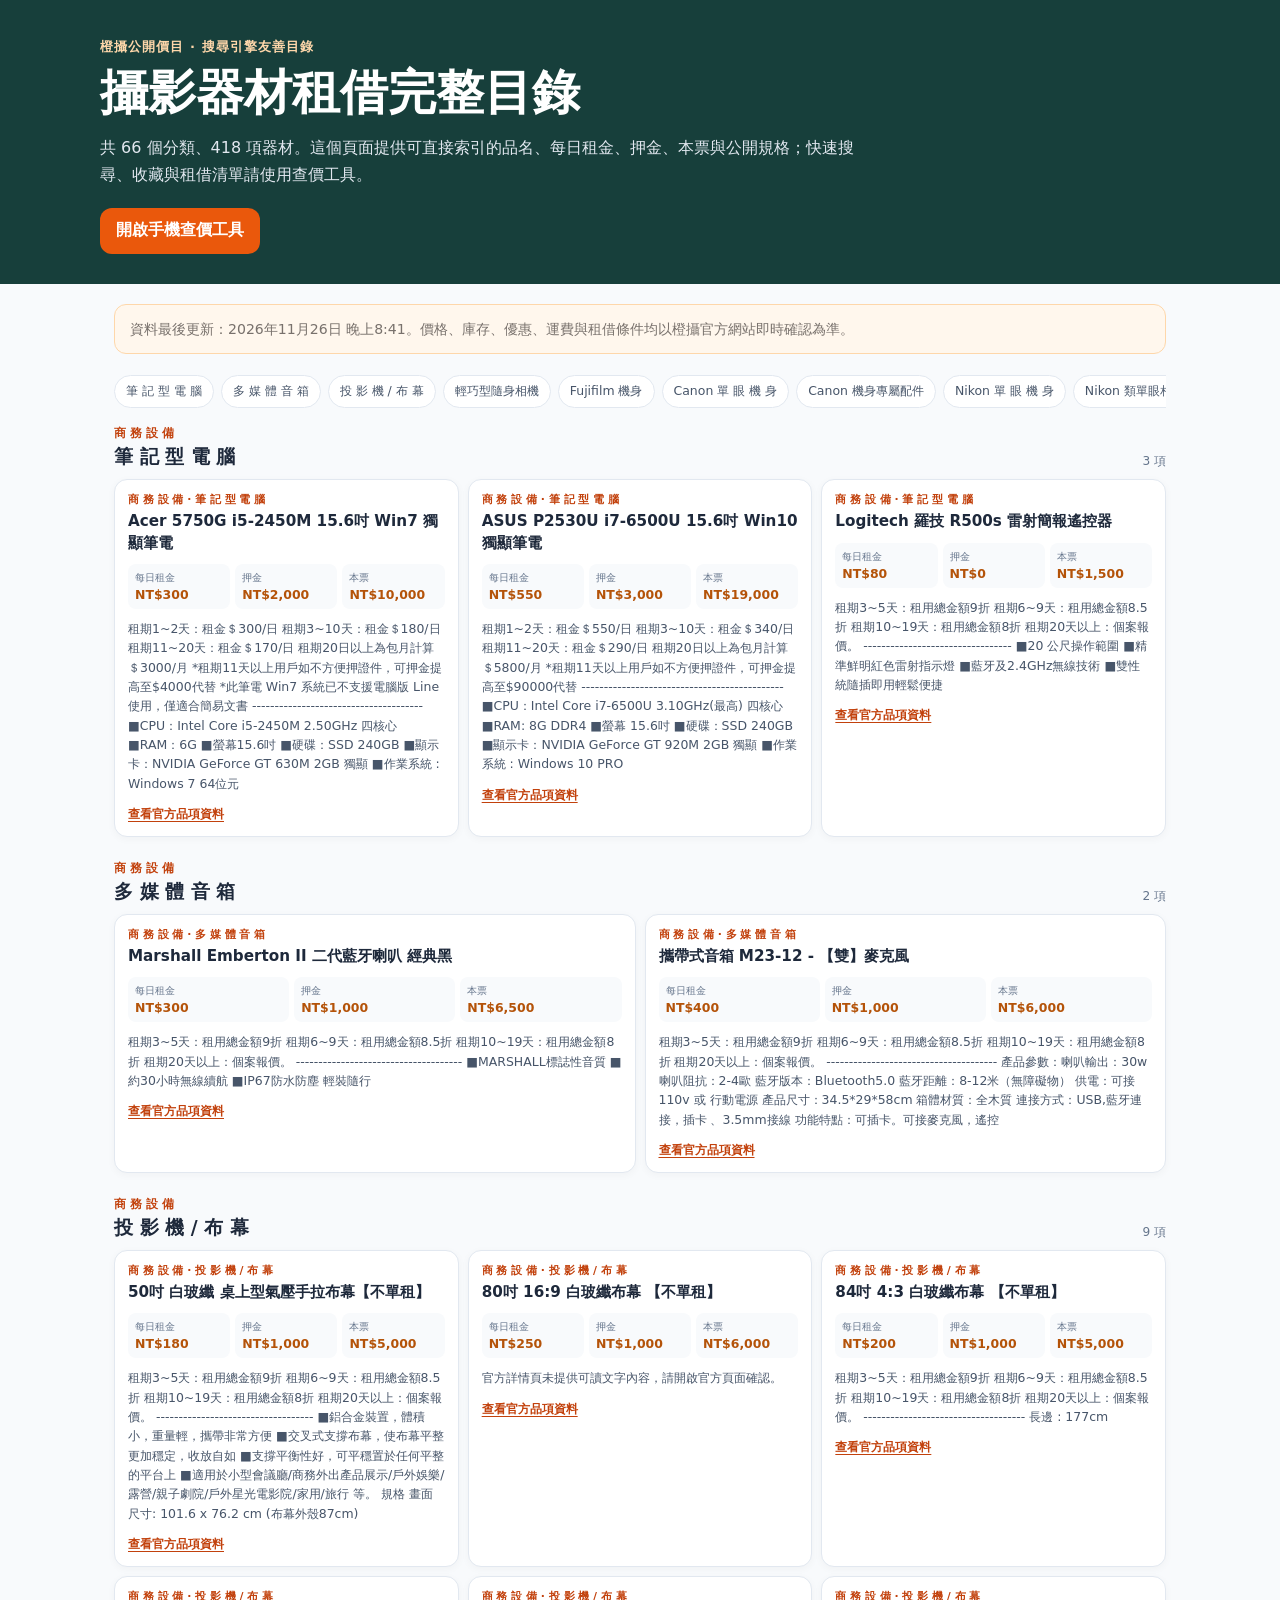
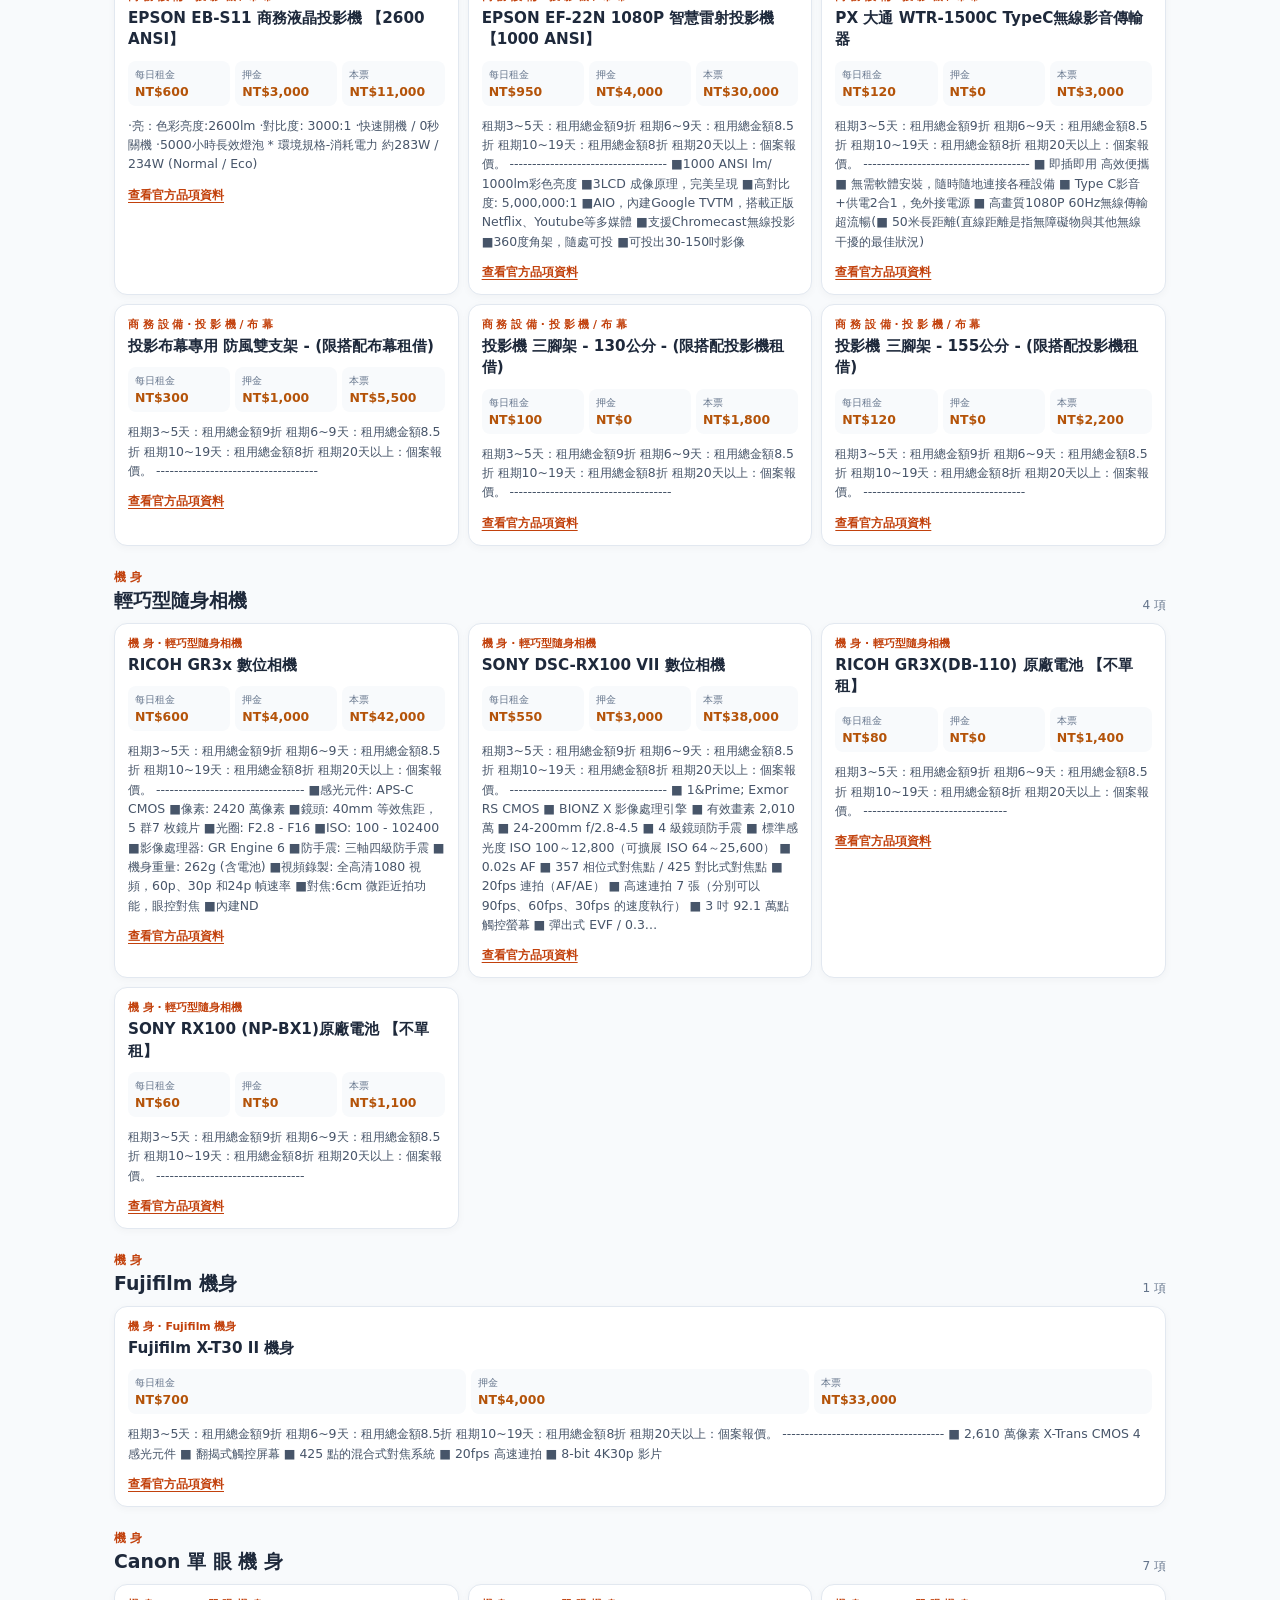
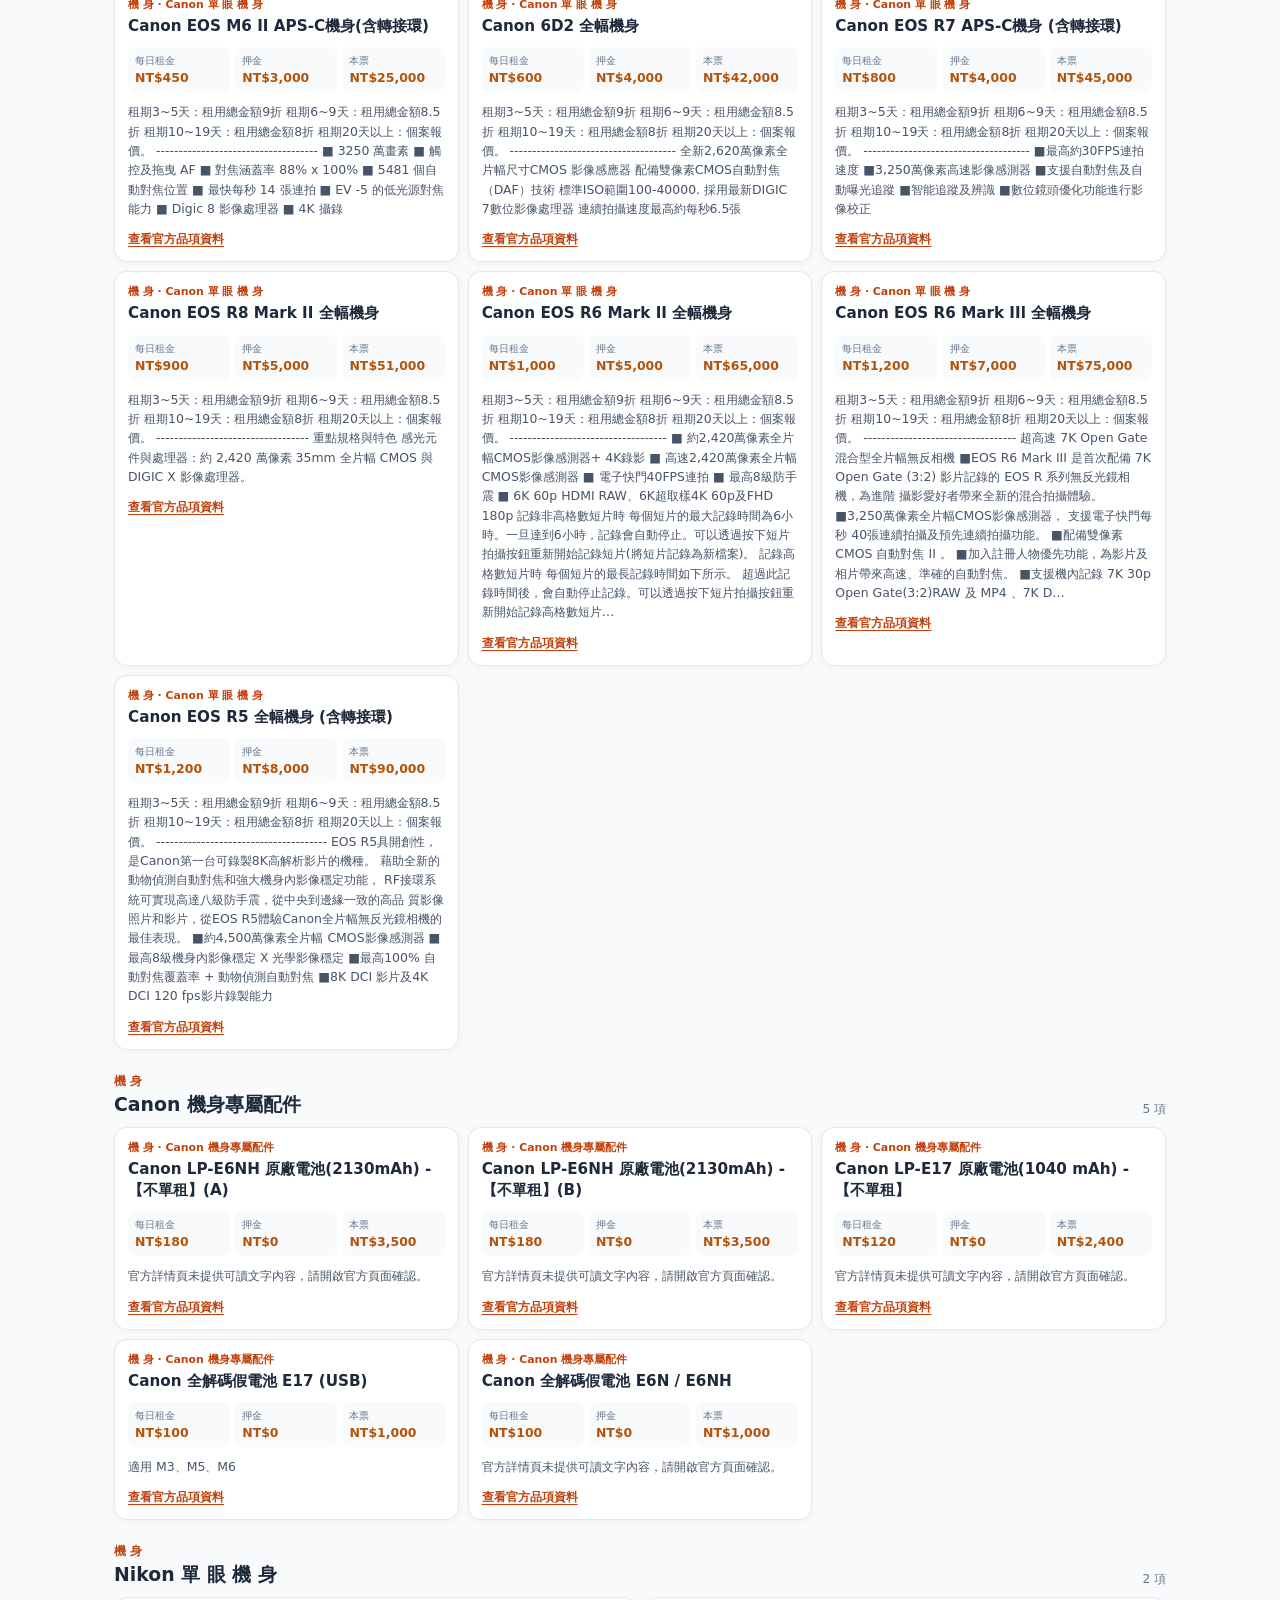
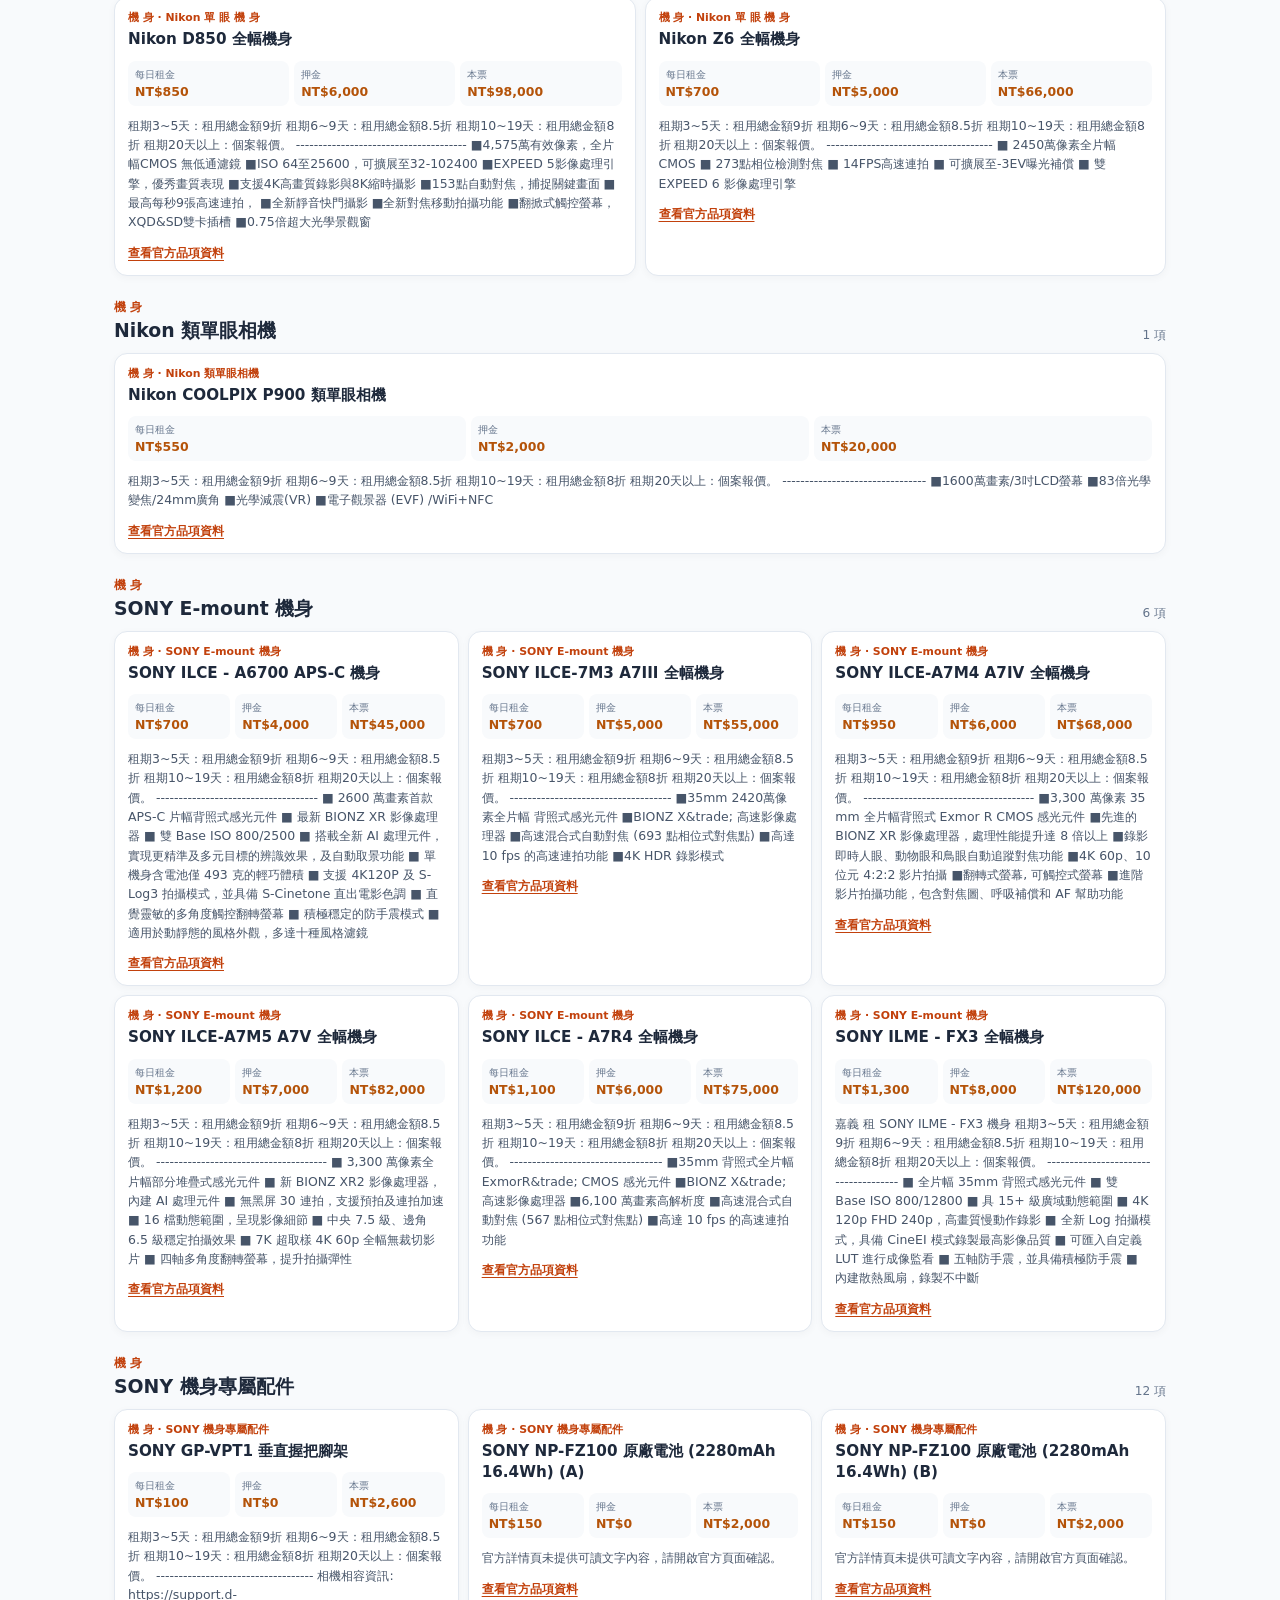
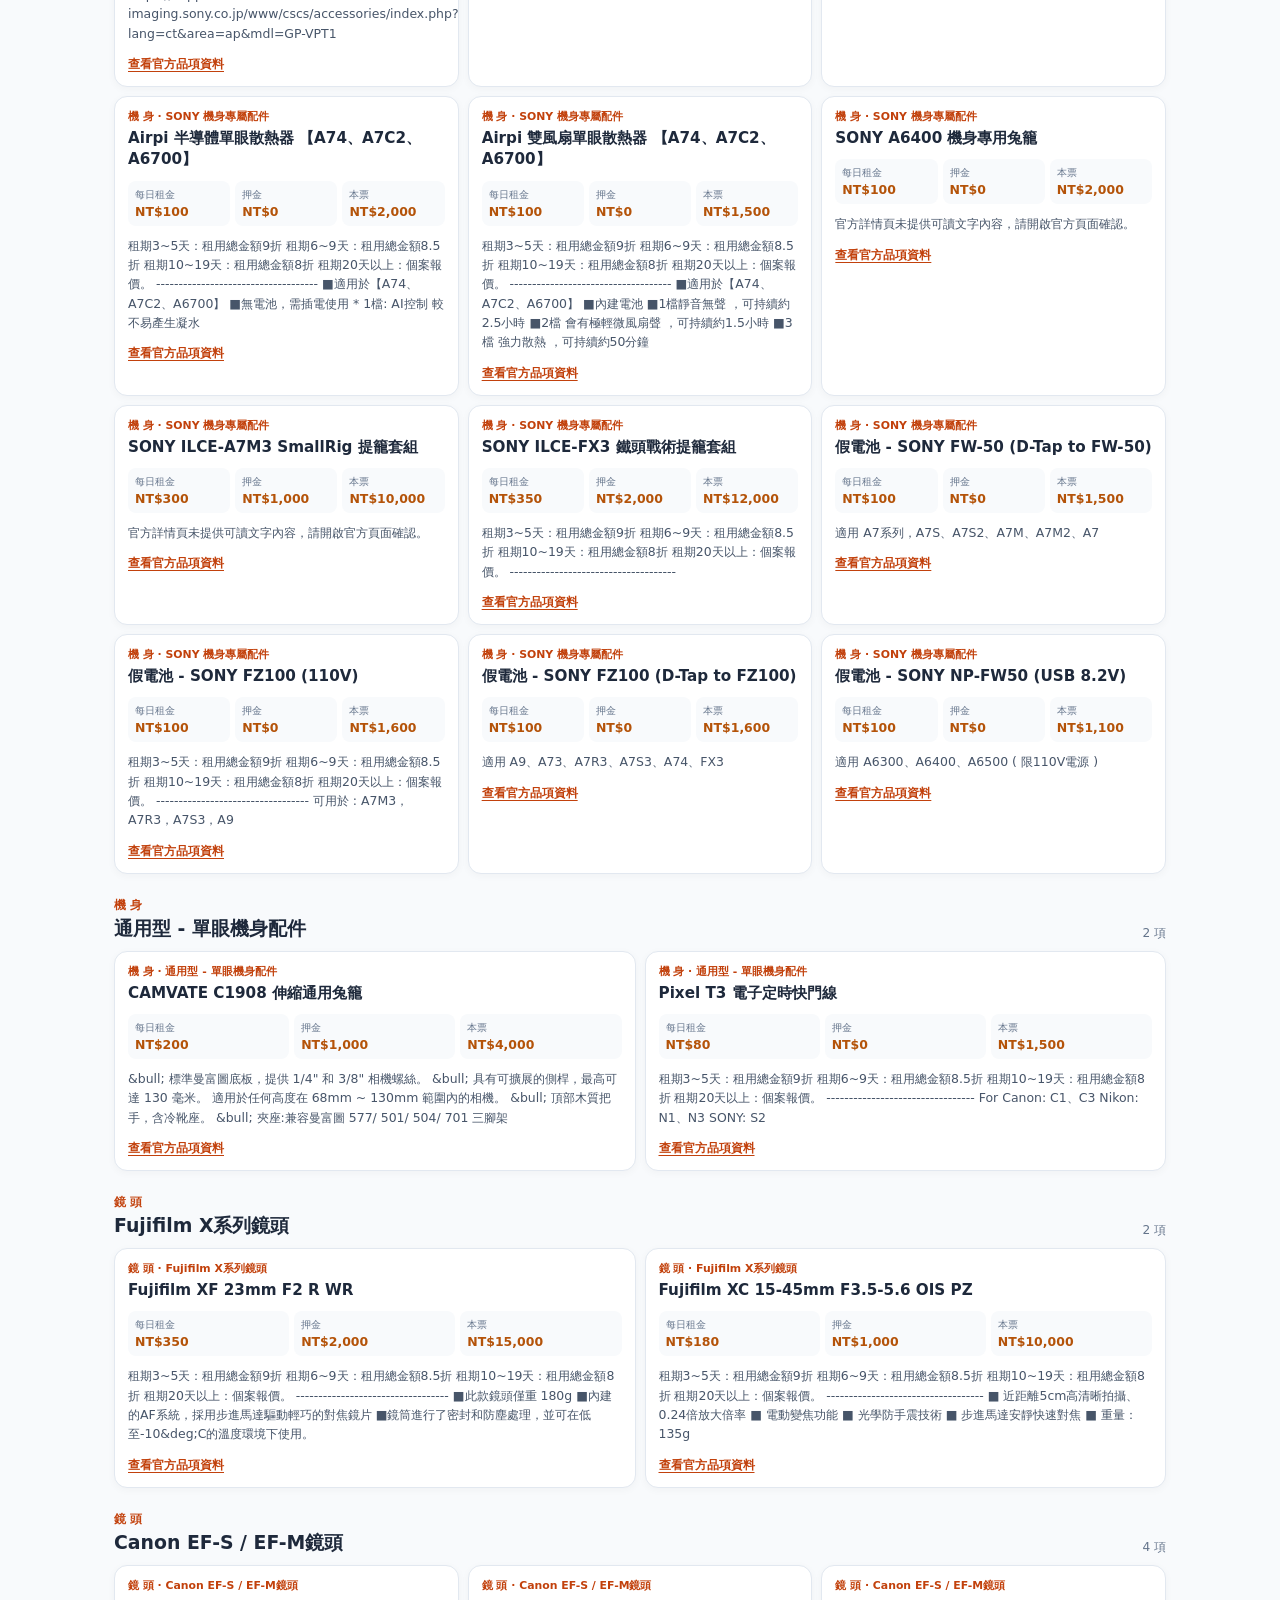
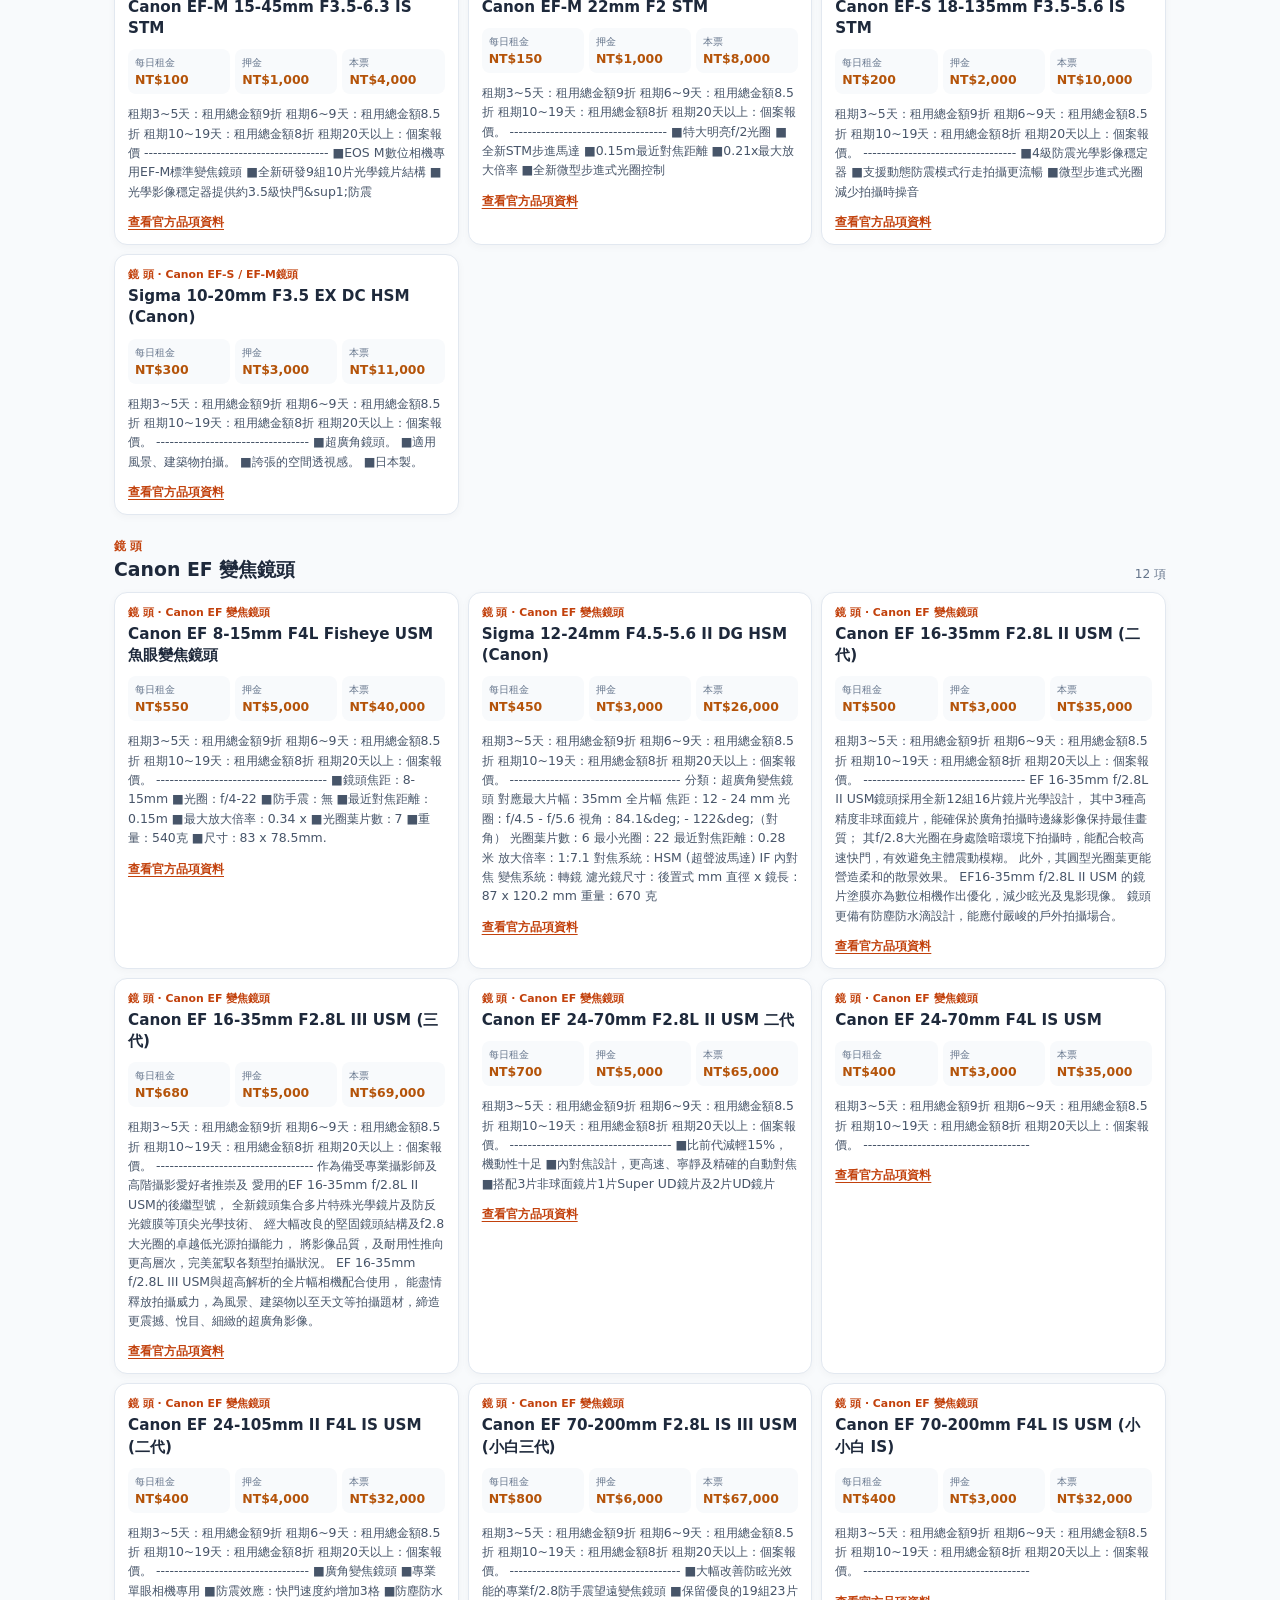
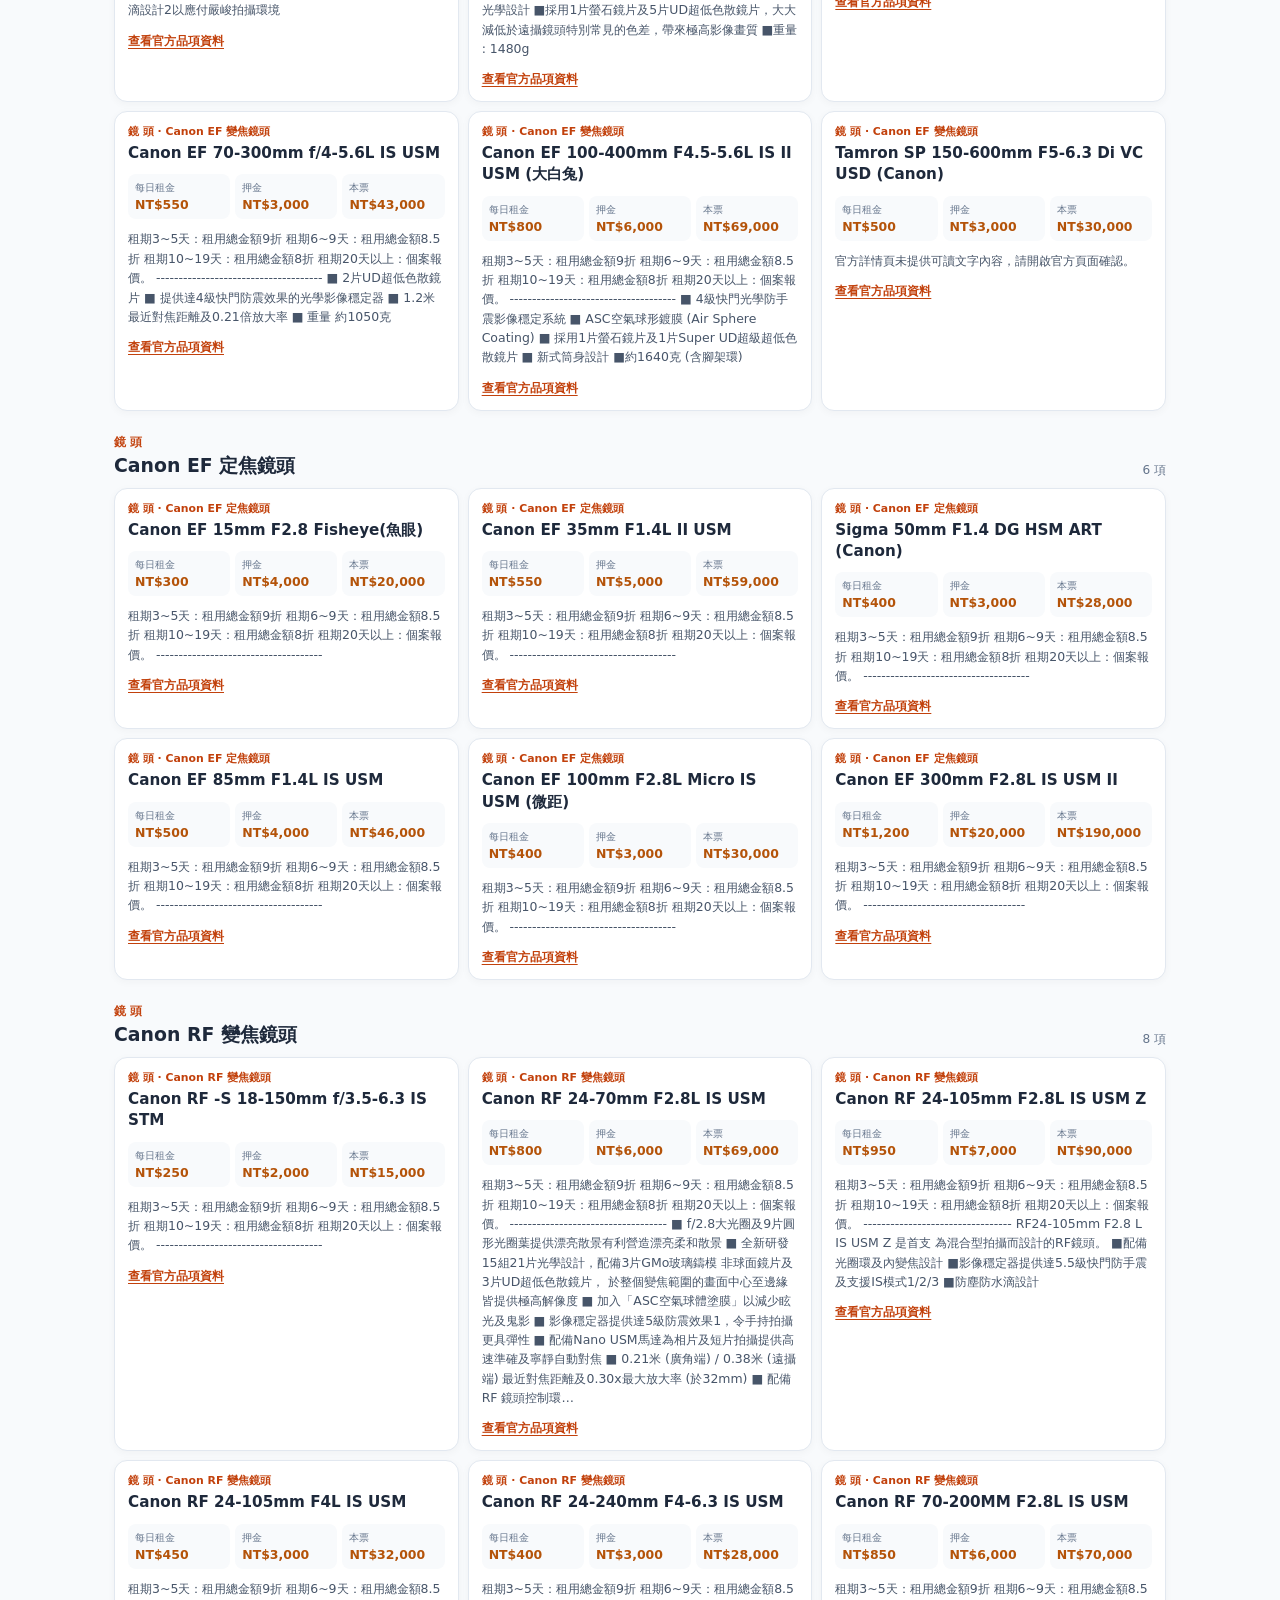
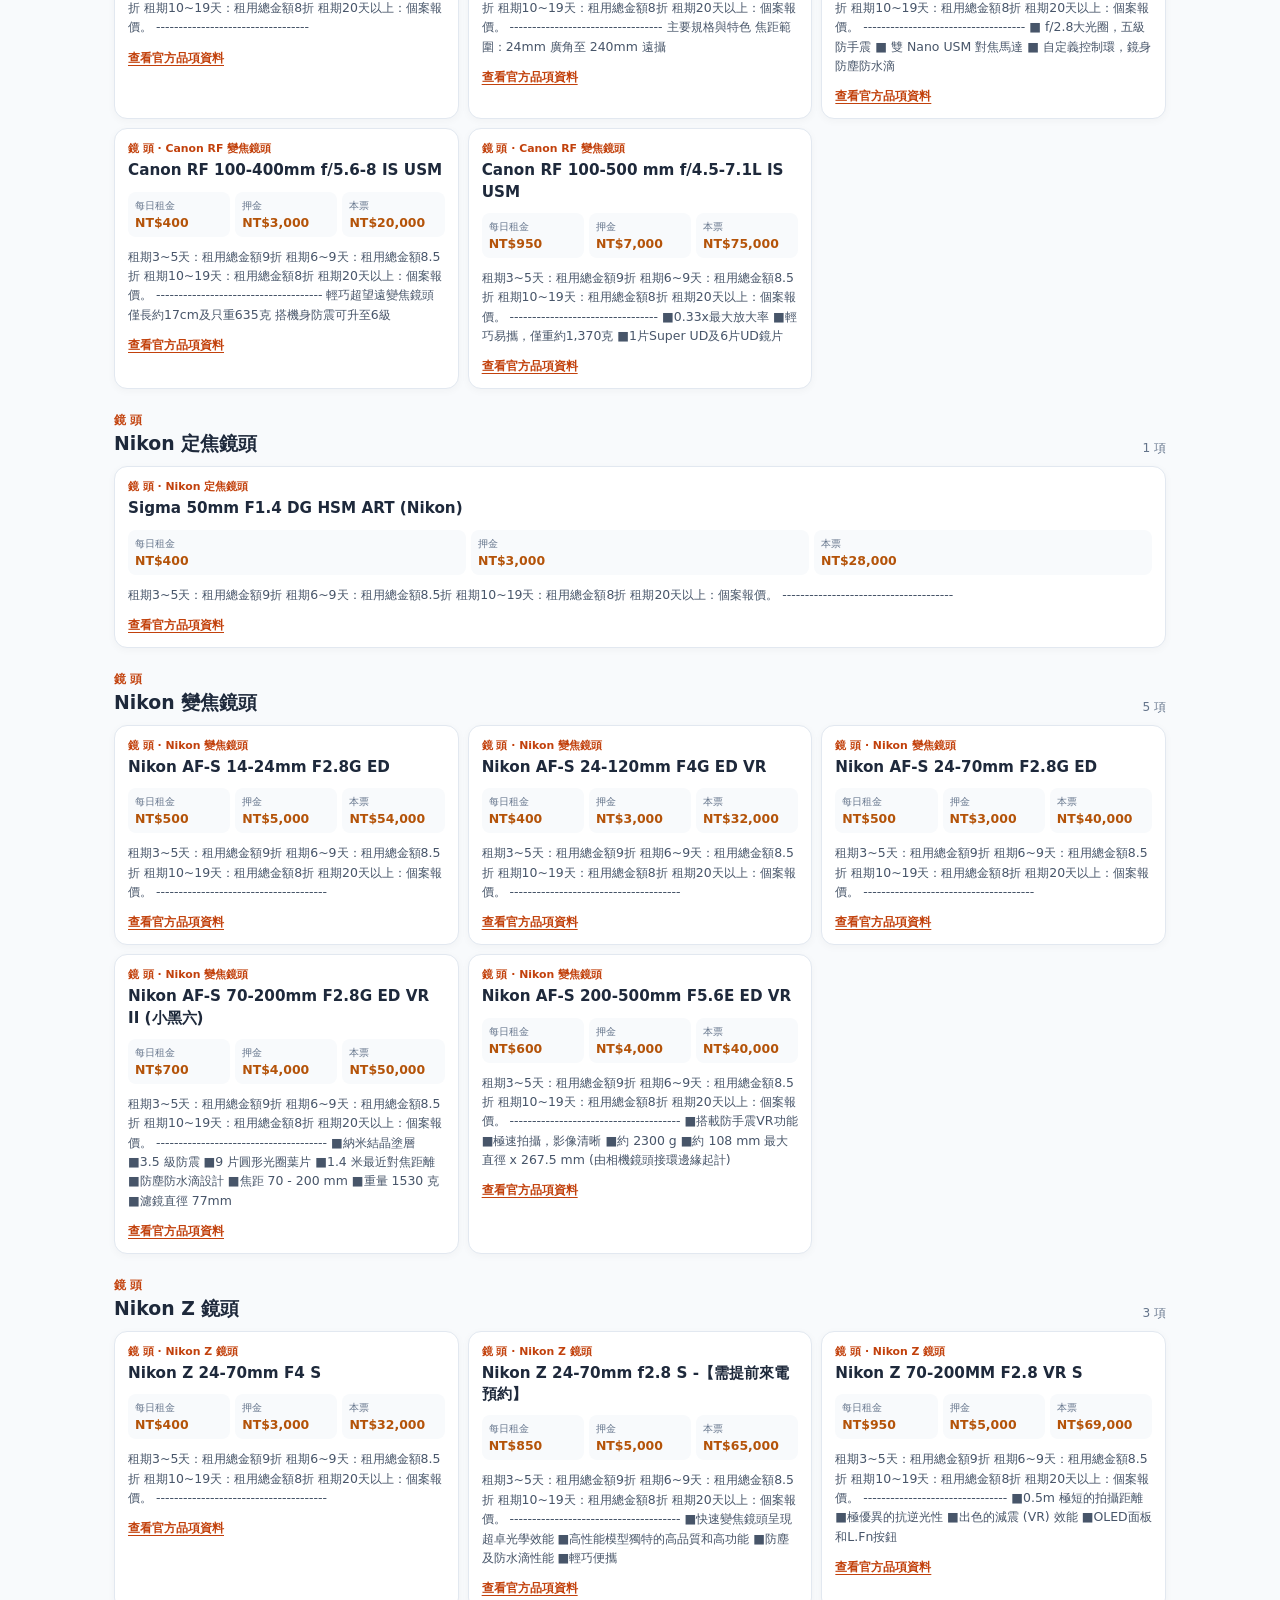
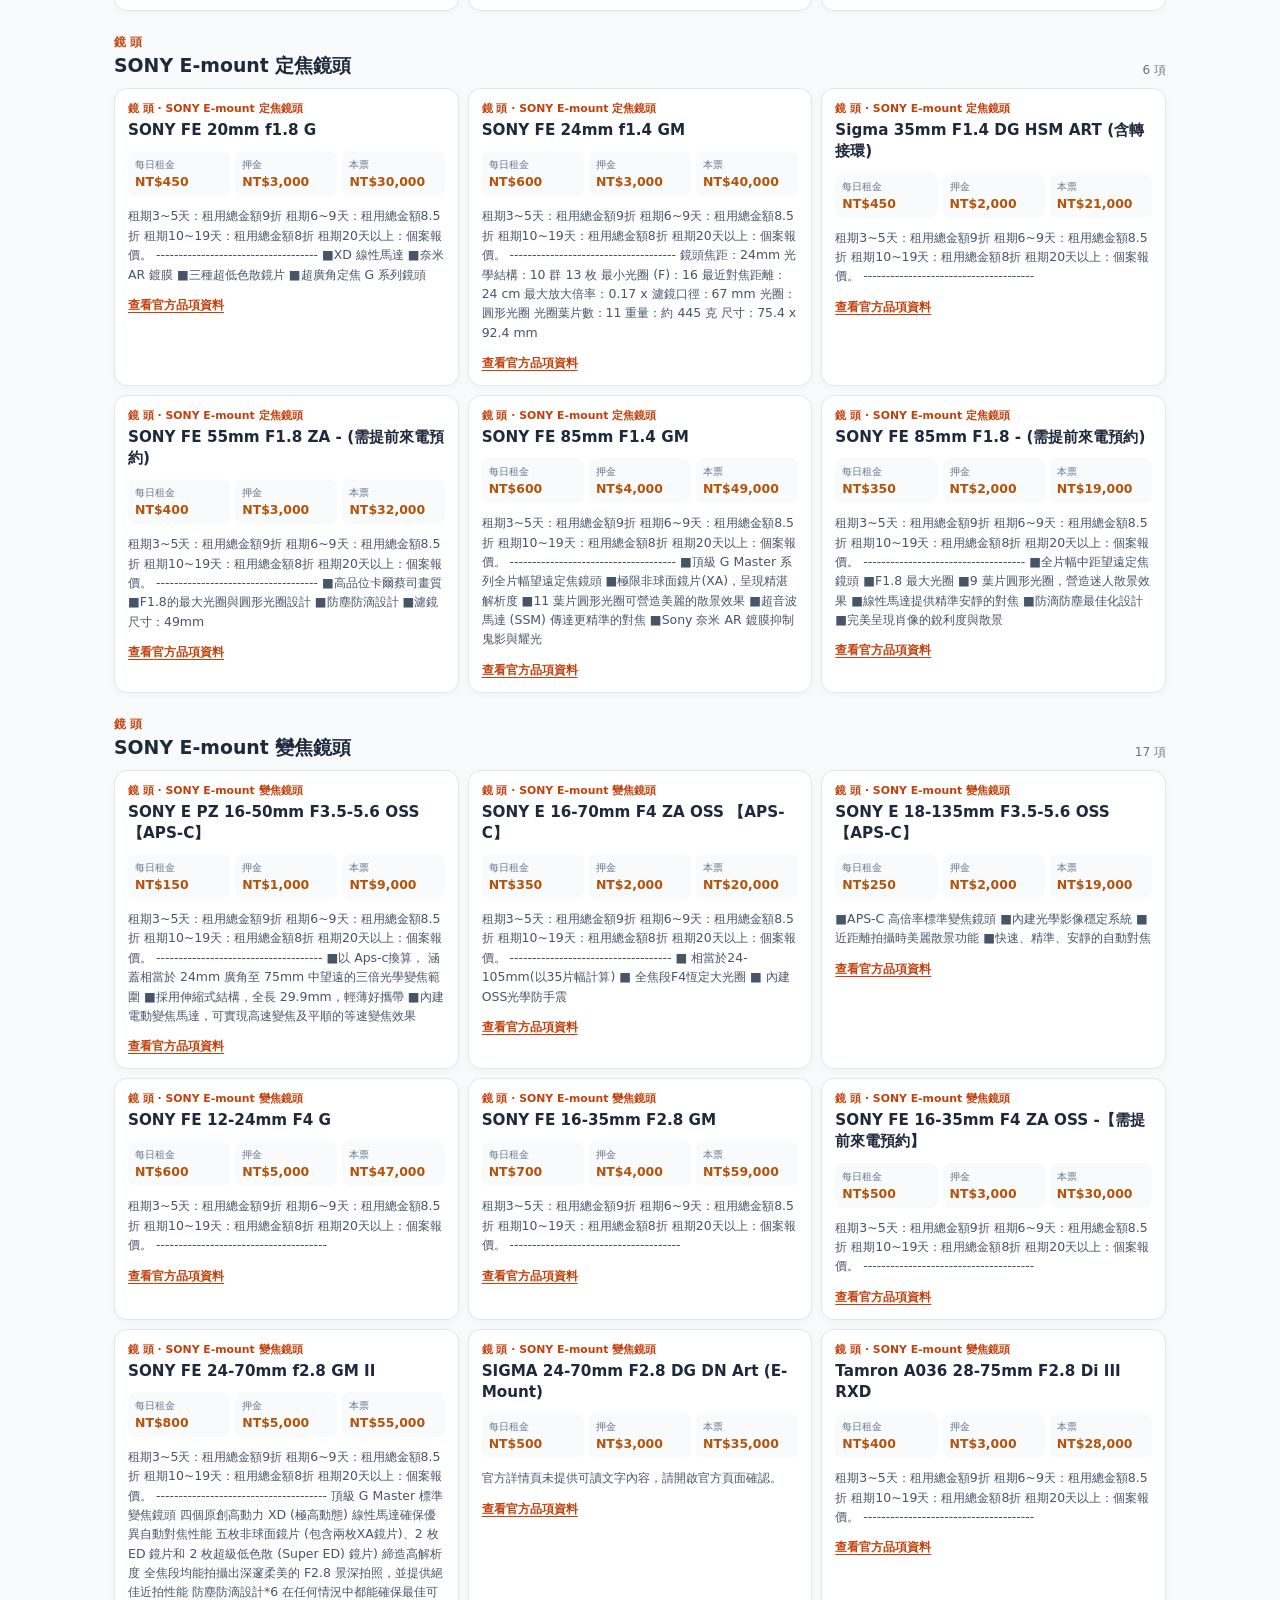
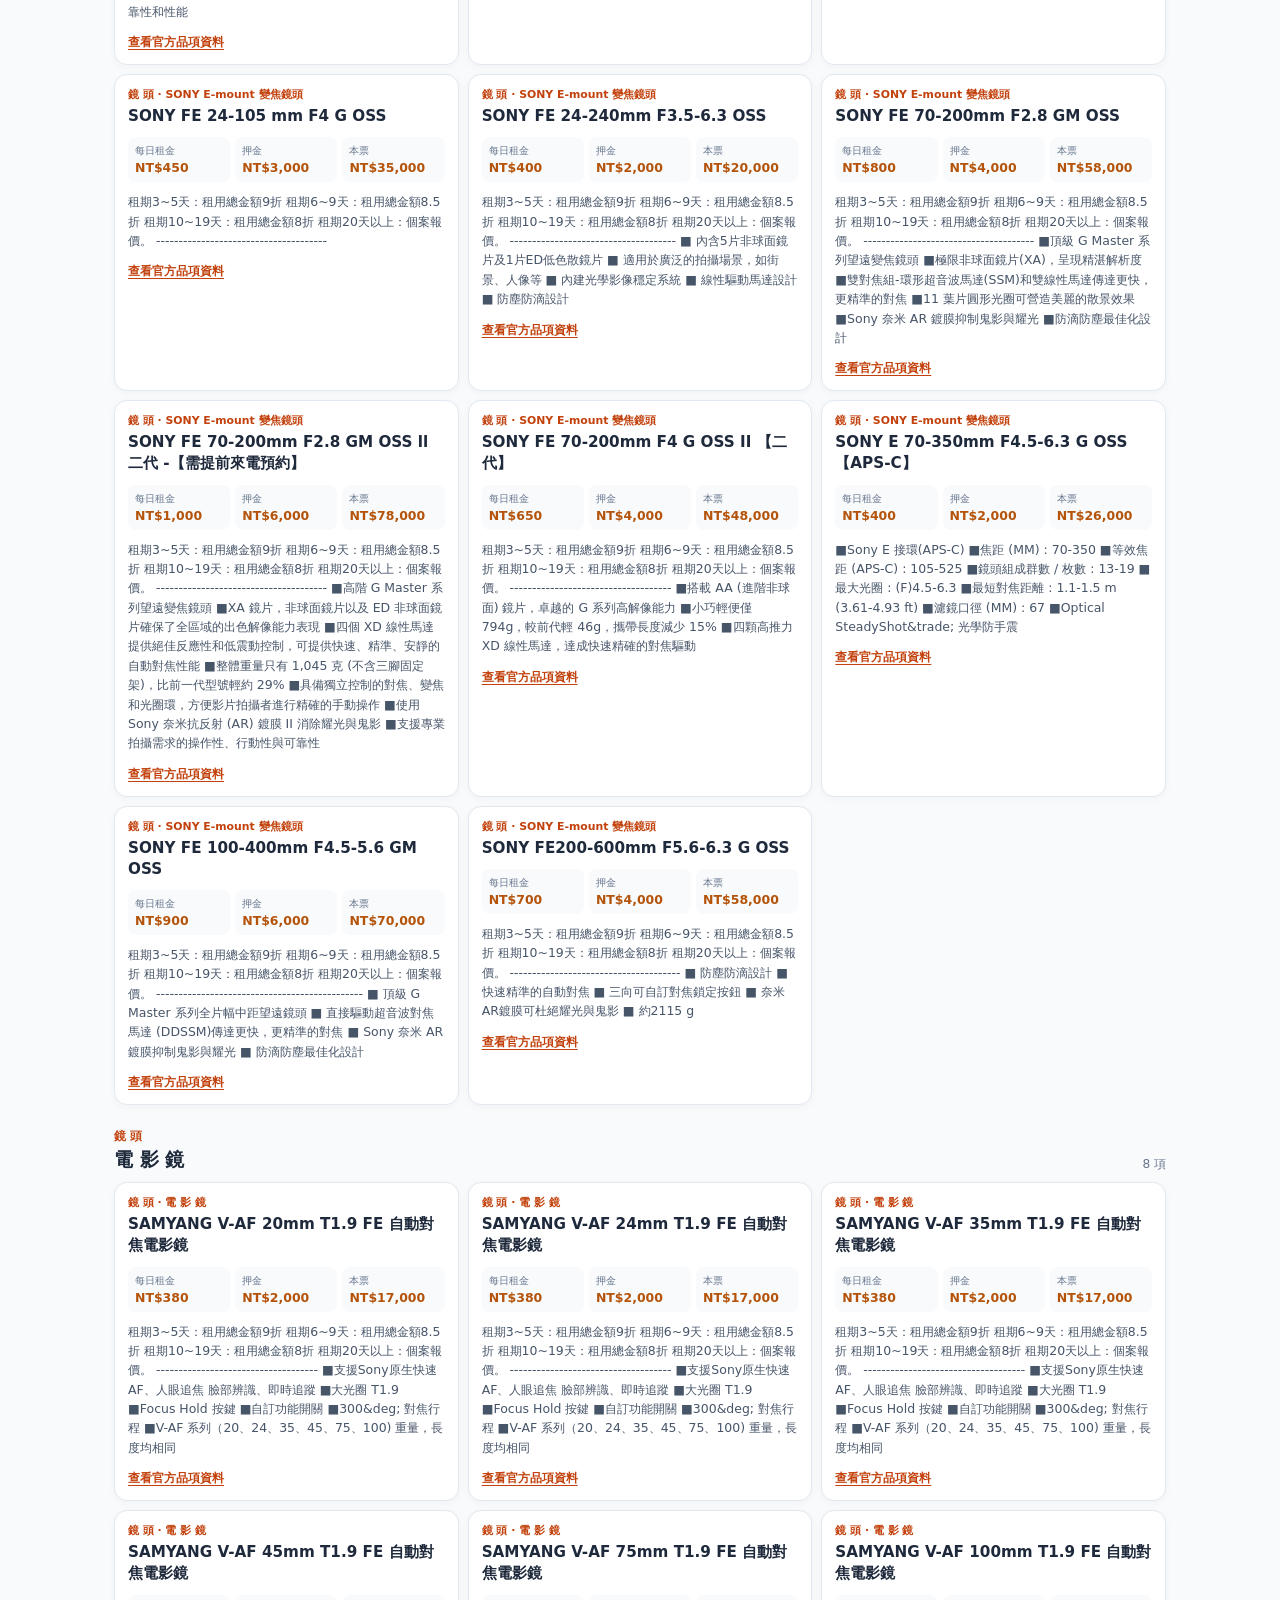
<file: app/catalog.html>
<!doctype html>
<html lang="zh-Hant-TW">
  <head>
    <meta charset="utf-8">
    <meta name="viewport" content="width=device-width, initial-scale=1">
    <meta name="theme-color" content="#ffffff">
    <meta name="description" content="瀏覽橙攝 418 項公開攝影器材租借價目，包含相機、鏡頭、燈光、收音與穩定器等分類的每日租金、押金、本票及規格。">
    <meta name="robots" content="index, follow, max-image-preview:large, max-snippet:-1, max-video-preview:-1">
    <link rel="canonical" href="https://ryanlin02.github.io/ogphoto-price-pwa/app/catalog.html">
    <link rel="alternate" hreflang="zh-Hant-TW" href="https://ryanlin02.github.io/ogphoto-price-pwa/app/catalog.html">
    <link rel="icon" href="favicon.ico" sizes="48x48">
    <link rel="icon" href="favicon-48x48.png" type="image/png" sizes="48x48">
    <link rel="icon" href="icon-192.png" type="image/png" sizes="192x192">
    <link rel="icon" href="icon.svg" type="image/svg+xml">
    <link rel="apple-touch-icon" href="apple-touch-icon.png">
    <meta property="og:locale" content="zh_TW">
    <meta property="og:type" content="website">
    <meta property="og:site_name" content="橙攝器材查價">
    <meta property="og:title" content="橙攝完整器材目錄｜418 項租借價格與規格">
    <meta property="og:description" content="可直接被搜尋引擎讀取的橙攝公開攝影器材租借價目與規格索引。">
    <meta property="og:url" content="https://ryanlin02.github.io/ogphoto-price-pwa/app/catalog.html">
    <meta property="og:image" content="https://ryanlin02.github.io/ogphoto-price-pwa/app/og-image.png">
    <meta name="twitter:card" content="summary_large_image">
    <title>橙攝完整器材目錄｜418 項攝影器材租借價格與規格</title>
    <script async src="https://www.googletagmanager.com/gtag/js?id=G-GJ4S4Z7274"></script>
    <script>
      window.dataLayer = window.dataLayer || [];
      function gtag(){dataLayer.push(arguments);}
      gtag('js', new Date());
      gtag('config', 'G-GJ4S4Z7274');
    </script>
    <script type="application/ld+json">{"@context":"https://schema.org","@graph":[{"@type":"Organization","@id":"https://ryanlin02.github.io/ogphoto-price-pwa/#organization","name":"橙攝器材查價","url":"https://ryanlin02.github.io/ogphoto-price-pwa/app/","logo":{"@type":"ImageObject","url":"https://ryanlin02.github.io/ogphoto-price-pwa/app/icon-512.png","width":512,"height":512},"image":"https://ryanlin02.github.io/ogphoto-price-pwa/app/icon-512.png","sameAs":["https://www.ogphoto.com.tw/"]},{"@type":"CollectionPage","@id":"https://ryanlin02.github.io/ogphoto-price-pwa/app/catalog.html#page","url":"https://ryanlin02.github.io/ogphoto-price-pwa/app/catalog.html","name":"橙攝攝影器材完整租借價目目錄","description":"橙攝公開攝影器材租借品項、每日租金、押金、本票與規格的靜態索引。","inLanguage":"zh-Hant-TW","isPartOf":{"@id":"https://ryanlin02.github.io/ogphoto-price-pwa/app/#website"},"publisher":{"@id":"https://ryanlin02.github.io/ogphoto-price-pwa/#organization"},"mainEntity":{"@type":"ItemList","numberOfItems":418,"itemListElement":[{"@type":"ListItem","position":1,"name":"Acer 5750G i5-2450M 15.6吋 Win7 獨顯筆電","url":"https://ryanlin02.github.io/ogphoto-price-pwa/app/catalog.html#product-378"},{"@type":"ListItem","position":2,"name":"ASUS P2530U i7-6500U 15.6吋 Win10 獨顯筆電","url":"https://ryanlin02.github.io/ogphoto-price-pwa/app/catalog.html#product-598"},{"@type":"ListItem","position":3,"name":"Logitech 羅技 R500s 雷射簡報遙控器","url":"https://ryanlin02.github.io/ogphoto-price-pwa/app/catalog.html#product-659"},{"@type":"ListItem","position":4,"name":"Marshall Emberton II 二代藍牙喇叭 經典黑","url":"https://ryanlin02.github.io/ogphoto-price-pwa/app/catalog.html#product-515"},{"@type":"ListItem","position":5,"name":"攜帶式音箱 M23-12 - 【雙】麥克風","url":"https://ryanlin02.github.io/ogphoto-price-pwa/app/catalog.html#product-471"},{"@type":"ListItem","position":6,"name":"50吋 白玻纖 桌上型氣壓手拉布幕【不單租】","url":"https://ryanlin02.github.io/ogphoto-price-pwa/app/catalog.html#product-492"},{"@type":"ListItem","position":7,"name":"80吋 16:9 白玻纖布幕 【不單租】","url":"https://ryanlin02.github.io/ogphoto-price-pwa/app/catalog.html#product-702"},{"@type":"ListItem","position":8,"name":"84吋 4:3 白玻纖布幕 【不單租】","url":"https://ryanlin02.github.io/ogphoto-price-pwa/app/catalog.html#product-356"},{"@type":"ListItem","position":9,"name":"EPSON EB-S11 商務液晶投影機 【2600 ANSI】","url":"https://ryanlin02.github.io/ogphoto-price-pwa/app/catalog.html#product-355"},{"@type":"ListItem","position":10,"name":"EPSON EF-22N 1080P 智慧雷射投影機【1000 ANSI】","url":"https://ryanlin02.github.io/ogphoto-price-pwa/app/catalog.html#product-637"},{"@type":"ListItem","position":11,"name":"PX 大通 WTR-1500C TypeC無線影音傳輸器","url":"https://ryanlin02.github.io/ogphoto-price-pwa/app/catalog.html#product-639"},{"@type":"ListItem","position":12,"name":"投影布幕專用 防風雙支架 - (限搭配布幕租借)","url":"https://ryanlin02.github.io/ogphoto-price-pwa/app/catalog.html#product-528"},{"@type":"ListItem","position":13,"name":"投影機 三腳架 - 130公分 - (限搭配投影機租借)","url":"https://ryanlin02.github.io/ogphoto-price-pwa/app/catalog.html#product-643"},{"@type":"ListItem","position":14,"name":"投影機 三腳架 - 155公分 - (限搭配投影機租借)","url":"https://ryanlin02.github.io/ogphoto-price-pwa/app/catalog.html#product-513"},{"@type":"ListItem","position":15,"name":"RICOH GR3x 數位相機","url":"https://ryanlin02.github.io/ogphoto-price-pwa/app/catalog.html#product-650"},{"@type":"ListItem","position":16,"name":"SONY DSC-RX100 VII 數位相機","url":"https://ryanlin02.github.io/ogphoto-price-pwa/app/catalog.html#product-634"},{"@type":"ListItem","position":17,"name":"RICOH GR3X(DB-110) 原廠電池 【不單租】","url":"https://ryanlin02.github.io/ogphoto-price-pwa/app/catalog.html#product-651"},{"@type":"ListItem","position":18,"name":"SONY RX100 (NP-BX1)原廠電池 【不單租】","url":"https://ryanlin02.github.io/ogphoto-price-pwa/app/catalog.html#product-640"},{"@type":"ListItem","position":19,"name":"Fujifilm X-T30 II 機身","url":"https://ryanlin02.github.io/ogphoto-price-pwa/app/catalog.html#product-631"},{"@type":"ListItem","position":20,"name":"Canon EOS M6 II APS-C機身(含轉接環)","url":"https://ryanlin02.github.io/ogphoto-price-pwa/app/catalog.html#product-273"},{"@type":"ListItem","position":21,"name":"Canon 6D2 全幅機身","url":"https://ryanlin02.github.io/ogphoto-price-pwa/app/catalog.html#product-168"},{"@type":"ListItem","position":22,"name":"Canon EOS R7 APS-C機身 (含轉接環)","url":"https://ryanlin02.github.io/ogphoto-price-pwa/app/catalog.html#product-444"},{"@type":"ListItem","position":23,"name":"Canon EOS R8 Mark II 全幅機身","url":"https://ryanlin02.github.io/ogphoto-price-pwa/app/catalog.html#product-735"},{"@type":"ListItem","position":24,"name":"Canon EOS R6 Mark II 全幅機身","url":"https://ryanlin02.github.io/ogphoto-price-pwa/app/catalog.html#product-614"},{"@type":"ListItem","position":25,"name":"Canon EOS R6 Mark IIl 全幅機身","url":"https://ryanlin02.github.io/ogphoto-price-pwa/app/catalog.html#product-685"},{"@type":"ListItem","position":26,"name":"Canon EOS R5 全幅機身 (含轉接環)","url":"https://ryanlin02.github.io/ogphoto-price-pwa/app/catalog.html#product-369"},{"@type":"ListItem","position":27,"name":"Canon LP-E6NH 原廠電池(2130mAh) -【不單租】(A)","url":"https://ryanlin02.github.io/ogphoto-price-pwa/app/catalog.html#product-626"},{"@type":"ListItem","position":28,"name":"Canon LP-E6NH 原廠電池(2130mAh) -【不單租】(B)","url":"https://ryanlin02.github.io/ogphoto-price-pwa/app/catalog.html#product-627"},{"@type":"ListItem","position":29,"name":"Canon LP-E17 原廠電池(1040 mAh) -【不單租】","url":"https://ryanlin02.github.io/ogphoto-price-pwa/app/catalog.html#product-736"},{"@type":"ListItem","position":30,"name":"Canon 全解碼假電池 E17 (USB)","url":"https://ryanlin02.github.io/ogphoto-price-pwa/app/catalog.html#product-404"},{"@type":"ListItem","position":31,"name":"Canon 全解碼假電池 E6N / E6NH","url":"https://ryanlin02.github.io/ogphoto-price-pwa/app/catalog.html#product-371"},{"@type":"ListItem","position":32,"name":"Nikon D850 全幅機身","url":"https://ryanlin02.github.io/ogphoto-price-pwa/app/catalog.html#product-172"},{"@type":"ListItem","position":33,"name":"Nikon Z6 全幅機身","url":"https://ryanlin02.github.io/ogphoto-price-pwa/app/catalog.html#product-197"},{"@type":"ListItem","position":34,"name":"Nikon COOLPIX P900 類單眼相機","url":"https://ryanlin02.github.io/ogphoto-price-pwa/app/catalog.html#product-655"},{"@type":"ListItem","position":35,"name":"SONY ILCE - A6700 APS-C 機身","url":"https://ryanlin02.github.io/ogphoto-price-pwa/app/catalog.html#product-508"},{"@type":"ListItem","position":36,"name":"SONY ILCE-7M3 A7III 全幅機身","url":"https://ryanlin02.github.io/ogphoto-price-pwa/app/catalog.html#product-228"},{"@type":"ListItem","position":37,"name":"SONY ILCE-A7M4 A7IV 全幅機身","url":"https://ryanlin02.github.io/ogphoto-price-pwa/app/catalog.html#product-365"},{"@type":"ListItem","position":38,"name":"SONY ILCE-A7M5 A7V 全幅機身","url":"https://ryanlin02.github.io/ogphoto-price-pwa/app/catalog.html#product-699"},{"@type":"ListItem","position":39,"name":"SONY ILCE - A7R4 全幅機身","url":"https://ryanlin02.github.io/ogphoto-price-pwa/app/catalog.html#product-649"},{"@type":"ListItem","position":40,"name":"SONY ILME - FX3 全幅機身","url":"https://ryanlin02.github.io/ogphoto-price-pwa/app/catalog.html#product-385"},{"@type":"ListItem","position":41,"name":"SONY GP-VPT1 垂直握把腳架","url":"https://ryanlin02.github.io/ogphoto-price-pwa/app/catalog.html#product-635"},{"@type":"ListItem","position":42,"name":"SONY NP-FZ100 原廠電池 (2280mAh 16.4Wh) (A)","url":"https://ryanlin02.github.io/ogphoto-price-pwa/app/catalog.html#product-628"},{"@type":"ListItem","position":43,"name":"SONY NP-FZ100 原廠電池 (2280mAh 16.4Wh) (B)","url":"https://ryanlin02.github.io/ogphoto-price-pwa/app/catalog.html#product-629"},{"@type":"ListItem","position":44,"name":"Airpi 半導體單眼散熱器 【A74、A7C2、A6700】","url":"https://ryanlin02.github.io/ogphoto-price-pwa/app/catalog.html#product-519"},{"@type":"ListItem","position":45,"name":"Airpi 雙風扇單眼散熱器 【A74、A7C2、A6700】","url":"https://ryanlin02.github.io/ogphoto-price-pwa/app/catalog.html#product-520"},{"@type":"ListItem","position":46,"name":"SONY A6400 機身專用兔籠","url":"https://ryanlin02.github.io/ogphoto-price-pwa/app/catalog.html#product-298"},{"@type":"ListItem","position":47,"name":"SONY ILCE-A7M3 SmallRig 提籠套組","url":"https://ryanlin02.github.io/ogphoto-price-pwa/app/catalog.html#product-476"},{"@type":"ListItem","position":48,"name":"SONY ILCE-FX3 鐵頭戰術提籠套組","url":"https://ryanlin02.github.io/ogphoto-price-pwa/app/catalog.html#product-381"},{"@type":"ListItem","position":49,"name":"假電池 - SONY FW-50 (D-Tap to FW-50)","url":"https://ryanlin02.github.io/ogphoto-price-pwa/app/catalog.html#product-405"},{"@type":"ListItem","position":50,"name":"假電池 - SONY FZ100 (110V)","url":"https://ryanlin02.github.io/ogphoto-price-pwa/app/catalog.html#product-352"},{"@type":"ListItem","position":51,"name":"假電池 - SONY FZ100 (D-Tap to FZ100)","url":"https://ryanlin02.github.io/ogphoto-price-pwa/app/catalog.html#product-354"},{"@type":"ListItem","position":52,"name":"假電池 - SONY NP-FW50 (USB 8.2V)","url":"https://ryanlin02.github.io/ogphoto-price-pwa/app/catalog.html#product-360"},{"@type":"ListItem","position":53,"name":"CAMVATE C1908 伸縮通用兔籠","url":"https://ryanlin02.github.io/ogphoto-price-pwa/app/catalog.html#product-572"},{"@type":"ListItem","position":54,"name":"Pixel T3 電子定時快門線","url":"https://ryanlin02.github.io/ogphoto-price-pwa/app/catalog.html#product-724"},{"@type":"ListItem","position":55,"name":"Fujifilm XF 23mm F2 R WR","url":"https://ryanlin02.github.io/ogphoto-price-pwa/app/catalog.html#product-644"},{"@type":"ListItem","position":56,"name":"Fujifilm XC 15-45mm F3.5-5.6 OIS PZ","url":"https://ryanlin02.github.io/ogphoto-price-pwa/app/catalog.html#product-632"},{"@type":"ListItem","position":57,"name":"Canon EF-M 15-45mm F3.5-6.3 IS STM","url":"https://ryanlin02.github.io/ogphoto-price-pwa/app/catalog.html#product-275"},{"@type":"ListItem","position":58,"name":"Canon EF-M 22mm F2 STM","url":"https://ryanlin02.github.io/ogphoto-price-pwa/app/catalog.html#product-276"},{"@type":"ListItem","position":59,"name":"Canon EF-S 18-135mm F3.5-5.6 IS STM","url":"https://ryanlin02.github.io/ogphoto-price-pwa/app/catalog.html#product-106"},{"@type":"ListItem","position":60,"name":"Sigma 10-20mm F3.5 EX DC HSM (Canon)","url":"https://ryanlin02.github.io/ogphoto-price-pwa/app/catalog.html#product-221"},{"@type":"ListItem","position":61,"name":"Canon EF 8-15mm F4L Fisheye USM 魚眼變焦鏡頭","url":"https://ryanlin02.github.io/ogphoto-price-pwa/app/catalog.html#product-550"},{"@type":"ListItem","position":62,"name":"Sigma 12-24mm F4.5-5.6 II DG HSM (Canon)","url":"https://ryanlin02.github.io/ogphoto-price-pwa/app/catalog.html#product-408"},{"@type":"ListItem","position":63,"name":"Canon EF 16-35mm F2.8L II USM (二代)","url":"https://ryanlin02.github.io/ogphoto-price-pwa/app/catalog.html#product-14"},{"@type":"ListItem","position":64,"name":"Canon EF 16-35mm F2.8L III USM (三代)","url":"https://ryanlin02.github.io/ogphoto-price-pwa/app/catalog.html#product-160"},{"@type":"ListItem","position":65,"name":"Canon EF 24-70mm F2.8L II USM 二代","url":"https://ryanlin02.github.io/ogphoto-price-pwa/app/catalog.html#product-438"},{"@type":"ListItem","position":66,"name":"Canon EF 24-70mm F4L IS USM","url":"https://ryanlin02.github.io/ogphoto-price-pwa/app/catalog.html#product-81"},{"@type":"ListItem","position":67,"name":"Canon EF 24-105mm II F4L IS USM (二代)","url":"https://ryanlin02.github.io/ogphoto-price-pwa/app/catalog.html#product-170"},{"@type":"ListItem","position":68,"name":"Canon EF 70-200mm F2.8L IS III USM (小白三代)","url":"https://ryanlin02.github.io/ogphoto-price-pwa/app/catalog.html#product-437"},{"@type":"ListItem","position":69,"name":"Canon EF 70-200mm F4L IS USM (小小白 IS)","url":"https://ryanlin02.github.io/ogphoto-price-pwa/app/catalog.html#product-117"},{"@type":"ListItem","position":70,"name":"Canon EF 70-300mm f/4-5.6L IS USM","url":"https://ryanlin02.github.io/ogphoto-price-pwa/app/catalog.html#product-633"},{"@type":"ListItem","position":71,"name":"Canon EF 100-400mm F4.5-5.6L IS II USM (大白兔)","url":"https://ryanlin02.github.io/ogphoto-price-pwa/app/catalog.html#product-490"},{"@type":"ListItem","position":72,"name":"Tamron SP 150-600mm F5-6.3 Di VC USD (Canon)","url":"https://ryanlin02.github.io/ogphoto-price-pwa/app/catalog.html#product-176"},{"@type":"ListItem","position":73,"name":"Canon EF 15mm F2.8 Fisheye(魚眼)","url":"https://ryanlin02.github.io/ogphoto-price-pwa/app/catalog.html#product-46"},{"@type":"ListItem","position":74,"name":"Canon EF 35mm F1.4L II USM","url":"https://ryanlin02.github.io/ogphoto-price-pwa/app/catalog.html#product-144"},{"@type":"ListItem","position":75,"name":"Sigma 50mm F1.4 DG HSM ART (Canon)","url":"https://ryanlin02.github.io/ogphoto-price-pwa/app/catalog.html#product-114"},{"@type":"ListItem","position":76,"name":"Canon EF 85mm F1.4L IS USM","url":"https://ryanlin02.github.io/ogphoto-price-pwa/app/catalog.html#product-33"},{"@type":"ListItem","position":77,"name":"Canon EF 100mm F2.8L Micro IS USM (微距)","url":"https://ryanlin02.github.io/ogphoto-price-pwa/app/catalog.html#product-37"},{"@type":"ListItem","position":78,"name":"Canon EF 300mm F2.8L IS USM II","url":"https://ryanlin02.github.io/ogphoto-price-pwa/app/catalog.html#product-553"},{"@type":"ListItem","position":79,"name":"Canon RF -S 18-150mm f/3.5-6.3 IS STM","url":"https://ryanlin02.github.io/ogphoto-price-pwa/app/catalog.html#product-445"},{"@type":"ListItem","position":80,"name":"Canon RF 24-70mm F2.8L IS USM","url":"https://ryanlin02.github.io/ogphoto-price-pwa/app/catalog.html#product-486"},{"@type":"ListItem","position":81,"name":"Canon RF 24-105mm F2.8L IS USM Z","url":"https://ryanlin02.github.io/ogphoto-price-pwa/app/catalog.html#product-700"},{"@type":"ListItem","position":82,"name":"Canon RF 24-105mm F4L IS USM","url":"https://ryanlin02.github.io/ogphoto-price-pwa/app/catalog.html#product-196"},{"@type":"ListItem","position":83,"name":"Canon RF 24-240mm F4-6.3 IS USM","url":"https://ryanlin02.github.io/ogphoto-price-pwa/app/catalog.html#product-733"},{"@type":"ListItem","position":84,"name":"Canon RF 70-200MM F2.8L IS USM","url":"https://ryanlin02.github.io/ogphoto-price-pwa/app/catalog.html#product-589"},{"@type":"ListItem","position":85,"name":"Canon RF 100-400mm f/5.6-8 IS USM","url":"https://ryanlin02.github.io/ogphoto-price-pwa/app/catalog.html#product-442"},{"@type":"ListItem","position":86,"name":"Canon RF 100-500 mm f/4.5-7.1L IS USM","url":"https://ryanlin02.github.io/ogphoto-price-pwa/app/catalog.html#product-681"},{"@type":"ListItem","position":87,"name":"Sigma 50mm F1.4 DG HSM ART (Nikon)","url":"https://ryanlin02.github.io/ogphoto-price-pwa/app/catalog.html#product-113"},{"@type":"ListItem","position":88,"name":"Nikon AF-S 14-24mm F2.8G ED","url":"https://ryanlin02.github.io/ogphoto-price-pwa/app/catalog.html#product-35"},{"@type":"ListItem","position":89,"name":"Nikon AF-S 24-120mm F4G ED VR","url":"https://ryanlin02.github.io/ogphoto-price-pwa/app/catalog.html#product-129"},{"@type":"ListItem","position":90,"name":"Nikon AF-S 24-70mm F2.8G ED","url":"https://ryanlin02.github.io/ogphoto-price-pwa/app/catalog.html#product-26"},{"@type":"ListItem","position":91,"name":"Nikon AF-S 70-200mm F2.8G ED VR II (小黑六)","url":"https://ryanlin02.github.io/ogphoto-price-pwa/app/catalog.html#product-23"},{"@type":"ListItem","position":92,"name":"Nikon AF-S 200-500mm F5.6E ED VR","url":"https://ryanlin02.github.io/ogphoto-price-pwa/app/catalog.html#product-141"},{"@type":"ListItem","position":93,"name":"Nikon Z 24-70mm F4 S","url":"https://ryanlin02.github.io/ogphoto-price-pwa/app/catalog.html#product-198"},{"@type":"ListItem","position":94,"name":"Nikon Z 24-70mm f2.8 S -【需提前來電預約】","url":"https://ryanlin02.github.io/ogphoto-price-pwa/app/catalog.html#product-532"},{"@type":"ListItem","position":95,"name":"Nikon Z 70-200MM F2.8 VR S","url":"https://ryanlin02.github.io/ogphoto-price-pwa/app/catalog.html#product-590"},{"@type":"ListItem","position":96,"name":"SONY FE 20mm f1.8 G","url":"https://ryanlin02.github.io/ogphoto-price-pwa/app/catalog.html#product-481"},{"@type":"ListItem","position":97,"name":"SONY FE 24mm f1.4 GM","url":"https://ryanlin02.github.io/ogphoto-price-pwa/app/catalog.html#product-474"},{"@type":"ListItem","position":98,"name":"Sigma 35mm F1.4 DG HSM ART (含轉接環)","url":"https://ryanlin02.github.io/ogphoto-price-pwa/app/catalog.html#product-307"},{"@type":"ListItem","position":99,"name":"SONY FE 55mm F1.8 ZA - (需提前來電預約)","url":"https://ryanlin02.github.io/ogphoto-price-pwa/app/catalog.html#product-388"},{"@type":"ListItem","position":100,"name":"SONY FE 85mm F1.4 GM","url":"https://ryanlin02.github.io/ogphoto-price-pwa/app/catalog.html#product-254"},{"@type":"ListItem","position":101,"name":"SONY FE 85mm F1.8 - (需提前來電預約)","url":"https://ryanlin02.github.io/ogphoto-price-pwa/app/catalog.html#product-480"},{"@type":"ListItem","position":102,"name":"SONY E PZ 16-50mm F3.5-5.6 OSS 【APS-C】","url":"https://ryanlin02.github.io/ogphoto-price-pwa/app/catalog.html#product-509"},{"@type":"ListItem","position":103,"name":"SONY E 16-70mm F4 ZA OSS 【APS-C】","url":"https://ryanlin02.github.io/ogphoto-price-pwa/app/catalog.html#product-615"},{"@type":"ListItem","position":104,"name":"SONY E 18-135mm F3.5-5.6 OSS【APS-C】","url":"https://ryanlin02.github.io/ogphoto-price-pwa/app/catalog.html#product-295"},{"@type":"ListItem","position":105,"name":"SONY FE 12-24mm F4 G","url":"https://ryanlin02.github.io/ogphoto-price-pwa/app/catalog.html#product-277"},{"@type":"ListItem","position":106,"name":"SONY FE 16-35mm F2.8 GM","url":"https://ryanlin02.github.io/ogphoto-price-pwa/app/catalog.html#product-211"},{"@type":"ListItem","position":107,"name":"SONY FE 16-35mm F4 ZA OSS -【需提前來電預約】","url":"https://ryanlin02.github.io/ogphoto-price-pwa/app/catalog.html#product-479"},{"@type":"ListItem","position":108,"name":"SONY FE 24-70mm f2.8 GM II","url":"https://ryanlin02.github.io/ogphoto-price-pwa/app/catalog.html#product-446"},{"@type":"ListItem","position":109,"name":"SIGMA 24-70mm F2.8 DG DN Art (E-Mount)","url":"https://ryanlin02.github.io/ogphoto-price-pwa/app/catalog.html#product-251"},{"@type":"ListItem","position":110,"name":"Tamron A036 28-75mm F2.8 Di III RXD","url":"https://ryanlin02.github.io/ogphoto-price-pwa/app/catalog.html#product-229"},{"@type":"ListItem","position":111,"name":"SONY FE 24-105 mm F4 G OSS","url":"https://ryanlin02.github.io/ogphoto-price-pwa/app/catalog.html#product-451"},{"@type":"ListItem","position":112,"name":"SONY FE 24-240mm F3.5-6.3 OSS","url":"https://ryanlin02.github.io/ogphoto-price-pwa/app/catalog.html#product-472"},{"@type":"ListItem","position":113,"name":"SONY FE 70-200mm F2.8 GM OSS","url":"https://ryanlin02.github.io/ogphoto-price-pwa/app/catalog.html#product-212"},{"@type":"ListItem","position":114,"name":"SONY FE 70-200mm F2.8 GM OSS ll 二代 -【需提前來電預約】","url":"https://ryanlin02.github.io/ogphoto-price-pwa/app/catalog.html#product-636"},{"@type":"ListItem","position":115,"name":"SONY FE 70-200mm F4 G OSS II 【二代】","url":"https://ryanlin02.github.io/ogphoto-price-pwa/app/catalog.html#product-661"},{"@type":"ListItem","position":116,"name":"SONY E 70-350mm F4.5-6.3 G OSS 【APS-C】","url":"https://ryanlin02.github.io/ogphoto-price-pwa/app/catalog.html#product-318"},{"@type":"ListItem","position":117,"name":"SONY FE 100-400mm F4.5-5.6 GM OSS","url":"https://ryanlin02.github.io/ogphoto-price-pwa/app/catalog.html#product-612"},{"@type":"ListItem","position":118,"name":"SONY FE200-600mm F5.6-6.3 G OSS","url":"https://ryanlin02.github.io/ogphoto-price-pwa/app/catalog.html#product-439"},{"@type":"ListItem","position":119,"name":"SAMYANG V-AF 20mm T1.9 FE 自動對焦電影鏡","url":"https://ryanlin02.github.io/ogphoto-price-pwa/app/catalog.html#product-708"},{"@type":"ListItem","position":120,"name":"SAMYANG V-AF 24mm T1.9 FE 自動對焦電影鏡","url":"https://ryanlin02.github.io/ogphoto-price-pwa/app/catalog.html#product-709"},{"@type":"ListItem","position":121,"name":"SAMYANG V-AF 35mm T1.9 FE 自動對焦電影鏡","url":"https://ryanlin02.github.io/ogphoto-price-pwa/app/catalog.html#product-710"},{"@type":"ListItem","position":122,"name":"SAMYANG V-AF 45mm T1.9 FE 自動對焦電影鏡","url":"https://ryanlin02.github.io/ogphoto-price-pwa/app/catalog.html#product-711"},{"@type":"ListItem","position":123,"name":"SAMYANG V-AF 75mm T1.9 FE 自動對焦電影鏡","url":"https://ryanlin02.github.io/ogphoto-price-pwa/app/catalog.html#product-719"},{"@type":"ListItem","position":124,"name":"SAMYANG V-AF 100mm T1.9 FE 自動對焦電影鏡","url":"https://ryanlin02.github.io/ogphoto-price-pwa/app/catalog.html#product-721"},{"@type":"ListItem","position":125,"name":"SAMYANG V-AF 外掛變形鏡頭 1.7x","url":"https://ryanlin02.github.io/ogphoto-price-pwa/app/catalog.html#product-720"},{"@type":"ListItem","position":126,"name":"SIRUI 50mm T2.9 1.6x 全幅電影鏡頭(E Mount)","url":"https://ryanlin02.github.io/ogphoto-price-pwa/app/catalog.html#product-362"},{"@type":"ListItem","position":127,"name":"LAOWA FF II TS 17mm F4 雙向移軸鏡頭 (Sony FE)","url":"https://ryanlin02.github.io/ogphoto-price-pwa/app/catalog.html#product-712"},{"@type":"ListItem","position":128,"name":"SONY 2.0X 增距鏡","url":"https://ryanlin02.github.io/ogphoto-price-pwa/app/catalog.html#product-556"},{"@type":"ListItem","position":129,"name":"Canon Extender EF 1.4X III (增倍鏡)","url":"https://ryanlin02.github.io/ogphoto-price-pwa/app/catalog.html#product-119"},{"@type":"ListItem","position":130,"name":"Canon EOS RF 轉 EF 鏡頭轉接環 (不單租) - A","url":"https://ryanlin02.github.io/ogphoto-price-pwa/app/catalog.html#product-353"},{"@type":"ListItem","position":131,"name":"Canon EOS RF 轉 EF 鏡頭轉接環 (不單租) - B","url":"https://ryanlin02.github.io/ogphoto-price-pwa/app/catalog.html#product-698"},{"@type":"ListItem","position":132,"name":"Canon EF-EOS M 轉 EF、EF-S 轉接環 (此商品請電話預約)","url":"https://ryanlin02.github.io/ogphoto-price-pwa/app/catalog.html#product-274"},{"@type":"ListItem","position":133,"name":"Sigma DOCK UD-01(For Canon) 調焦器","url":"https://ryanlin02.github.io/ogphoto-price-pwa/app/catalog.html#product-250"},{"@type":"ListItem","position":134,"name":"SIGMA MC-11 轉接環 CANON EF 轉 SONY E機身 自動對焦","url":"https://ryanlin02.github.io/ogphoto-price-pwa/app/catalog.html#product-225"},{"@type":"ListItem","position":135,"name":"SONY ILME - FX6 全片幅 4K 專業攝影機身 - (需提前來電預約)","url":"https://ryanlin02.github.io/ogphoto-price-pwa/app/catalog.html#product-417"},{"@type":"ListItem","position":136,"name":"SONY PXW - X70 【4K】 專業攝錄影機","url":"https://ryanlin02.github.io/ogphoto-price-pwa/app/catalog.html#product-324"},{"@type":"ListItem","position":137,"name":"SONY PXW - Z90V 【4K】 HDR 專業攝錄影機","url":"https://ryanlin02.github.io/ogphoto-price-pwa/app/catalog.html#product-555"},{"@type":"ListItem","position":138,"name":"SONY PXW - Z190V 4K 專業攝錄影機","url":"https://ryanlin02.github.io/ogphoto-price-pwa/app/catalog.html#product-565"},{"@type":"ListItem","position":139,"name":"SONY PXW - Z190V 4K 專業攝錄影機 【備機】- (需提前來電預約)","url":"https://ryanlin02.github.io/ogphoto-price-pwa/app/catalog.html#product-569"},{"@type":"ListItem","position":140,"name":"SONY BP-U60 長效電池 【不單租】","url":"https://ryanlin02.github.io/ogphoto-price-pwa/app/catalog.html#product-630"},{"@type":"ListItem","position":141,"name":"Kenko 黑柔焦 No.1 1/4 濾鏡 - 【適用62、67、72、77、82mm】","url":"https://ryanlin02.github.io/ogphoto-price-pwa/app/catalog.html#product-463"},{"@type":"ListItem","position":142,"name":"Kenko 黑柔焦 No.5 1/8 濾鏡 - 【適用62、67、72、77、82mm】","url":"https://ryanlin02.github.io/ogphoto-price-pwa/app/catalog.html#product-566"},{"@type":"ListItem","position":143,"name":"Haida PROII CPL+VND 二合一 可調減光ND鏡【適用62、67、72、77、82mm】","url":"https://ryanlin02.github.io/ogphoto-price-pwa/app/catalog.html#product-606"},{"@type":"ListItem","position":144,"name":"HOYA UX CPL 環形偏光鏡 【適用62、67mm】","url":"https://ryanlin02.github.io/ogphoto-price-pwa/app/catalog.html#product-597"},{"@type":"ListItem","position":145,"name":"HOYA UX-II CPL 環形偏光鏡 【適用72、77、82mm】","url":"https://ryanlin02.github.io/ogphoto-price-pwa/app/catalog.html#product-596"},{"@type":"ListItem","position":146,"name":"Marumi ND8 3格減光鏡 【適用62mm 、58mm】","url":"https://ryanlin02.github.io/ogphoto-price-pwa/app/catalog.html#product-560"},{"@type":"ListItem","position":147,"name":"SUNPOWER SC Charmer 旋轉方型濾鏡支架 - 【不單租】","url":"https://ryanlin02.github.io/ogphoto-price-pwa/app/catalog.html#product-561"},{"@type":"ListItem","position":148,"name":"SUNPOWER SC 100*150 Soft ND8 軟式漸層 -減3格 【不單租】","url":"https://ryanlin02.github.io/ogphoto-price-pwa/app/catalog.html#product-562"},{"@type":"ListItem","position":149,"name":"Haida 100*150mm ND8 反向漸層減光鏡 -減3格【不單租】","url":"https://ryanlin02.github.io/ogphoto-price-pwa/app/catalog.html#product-563"},{"@type":"ListItem","position":150,"name":"Brinno TLC2020 工程縮時攝影機 1080P (含防水殼)【長天數請閱內容詳情】","url":"https://ryanlin02.github.io/ogphoto-price-pwa/app/catalog.html#product-366"},{"@type":"ListItem","position":151,"name":"Brinno BCC2000 工程縮時機套組 1080P (含防水電盒)【長天數請閱內容詳情】- A","url":"https://ryanlin02.github.io/ogphoto-price-pwa/app/catalog.html#product-516"},{"@type":"ListItem","position":152,"name":"Brinno BCC2000 工程縮時機套組 1080P (含防水電盒)【長天數請閱內容詳情】- B","url":"https://ryanlin02.github.io/ogphoto-price-pwa/app/catalog.html#product-642"},{"@type":"ListItem","position":153,"name":"Gopro Hero 12 Black - 含防水殼","url":"https://ryanlin02.github.io/ogphoto-price-pwa/app/catalog.html#product-493"},{"@type":"ListItem","position":154,"name":"DJI Osmo Action 6","url":"https://ryanlin02.github.io/ogphoto-price-pwa/app/catalog.html#product-728"},{"@type":"ListItem","position":155,"name":"Insta360 X6 8K全景攝影機","url":"https://ryanlin02.github.io/ogphoto-price-pwa/app/catalog.html#product-732"},{"@type":"ListItem","position":156,"name":"DJI Osmo Pocket 3 口袋錄影機 【全配組】","url":"https://ryanlin02.github.io/ogphoto-price-pwa/app/catalog.html#product-526"},{"@type":"ListItem","position":157,"name":"DJI Osmo Pocket 4 口袋錄影機 【旗艦組】","url":"https://ryanlin02.github.io/ogphoto-price-pwa/app/catalog.html#product-701"},{"@type":"ListItem","position":158,"name":"DJI Mic 2 發射器 - (須搭機加租)","url":"https://ryanlin02.github.io/ogphoto-price-pwa/app/catalog.html#product-592"},{"@type":"ListItem","position":159,"name":"DJI Osmo Pocket 濾鏡 4件組【UV、CPL、ND】","url":"https://ryanlin02.github.io/ogphoto-price-pwa/app/catalog.html#product-599"},{"@type":"ListItem","position":160,"name":"DJI OSMO Pocket 3 多功能拓展支架","url":"https://ryanlin02.github.io/ogphoto-price-pwa/app/catalog.html#product-591"},{"@type":"ListItem","position":161,"name":"DJI OSMO Pocket 4 多功能拓展支架","url":"https://ryanlin02.github.io/ogphoto-price-pwa/app/catalog.html#product-703"},{"@type":"ListItem","position":162,"name":"DJI Action 6 原廠防水殼 -【限搭機加租】","url":"https://ryanlin02.github.io/ogphoto-price-pwa/app/catalog.html#product-558"},{"@type":"ListItem","position":163,"name":"DJI Action 6 專用街拍手把 -【限搭機加租】","url":"https://ryanlin02.github.io/ogphoto-price-pwa/app/catalog.html#product-726"},{"@type":"ListItem","position":164,"name":"GoPro HERO 【9 - 12】 Black 媒體模組","url":"https://ryanlin02.github.io/ogphoto-price-pwa/app/catalog.html#product-600"},{"@type":"ListItem","position":165,"name":"GoPro HERO12 原廠電池 - (A)【限搭機加租】","url":"https://ryanlin02.github.io/ogphoto-price-pwa/app/catalog.html#product-415"},{"@type":"ListItem","position":166,"name":"GoPro HERO12 原廠電池 - (B) 【限搭機加租】","url":"https://ryanlin02.github.io/ogphoto-price-pwa/app/catalog.html#product-465"},{"@type":"ListItem","position":167,"name":"DJI Action 6 原廠電池 (A) -【限搭機加租】","url":"https://ryanlin02.github.io/ogphoto-price-pwa/app/catalog.html#product-729"},{"@type":"ListItem","position":168,"name":"DJI Action 6 原廠電池 (B) -【限搭機加租】","url":"https://ryanlin02.github.io/ogphoto-price-pwa/app/catalog.html#product-730"},{"@type":"ListItem","position":169,"name":"漂浮自拍桿 - 【短】","url":"https://ryanlin02.github.io/ogphoto-price-pwa/app/catalog.html#product-223"},{"@type":"ListItem","position":170,"name":"碳纖維 - 潛水 / 陸地雙用 自拍桿 【1.2米】","url":"https://ryanlin02.github.io/ogphoto-price-pwa/app/catalog.html#product-499"},{"@type":"ListItem","position":171,"name":"碳纖維 - 隱形加長自拍杆 【2.9米】","url":"https://ryanlin02.github.io/ogphoto-price-pwa/app/catalog.html#product-522"},{"@type":"ListItem","position":172,"name":"磁吸運動相機掛脖支架 (A)","url":"https://ryanlin02.github.io/ogphoto-price-pwa/app/catalog.html#product-551"},{"@type":"ListItem","position":173,"name":"磁吸運動相機掛脖支架 (B)","url":"https://ryanlin02.github.io/ogphoto-price-pwa/app/catalog.html#product-552"},{"@type":"ListItem","position":174,"name":"快拆單吸盤","url":"https://ryanlin02.github.io/ogphoto-price-pwa/app/catalog.html#product-646"},{"@type":"ListItem","position":175,"name":"Ulanzi SC-02 4.5吋 強力真空吸盤","url":"https://ryanlin02.github.io/ogphoto-price-pwa/app/catalog.html#product-647"},{"@type":"ListItem","position":176,"name":"三腳強力大吸盤","url":"https://ryanlin02.github.io/ogphoto-price-pwa/app/catalog.html#product-393"},{"@type":"ListItem","position":177,"name":"背包夾 - (A)","url":"https://ryanlin02.github.io/ogphoto-price-pwa/app/catalog.html#product-272"},{"@type":"ListItem","position":178,"name":"背包夾 - (B)","url":"https://ryanlin02.github.io/ogphoto-price-pwa/app/catalog.html#product-511"},{"@type":"ListItem","position":179,"name":"胸前背帶 【單肩】","url":"https://ryanlin02.github.io/ogphoto-price-pwa/app/catalog.html#product-414"},{"@type":"ListItem","position":180,"name":"胸前背帶 【雙肩】","url":"https://ryanlin02.github.io/ogphoto-price-pwa/app/catalog.html#product-654"},{"@type":"ListItem","position":181,"name":"軟管鯊魚夾","url":"https://ryanlin02.github.io/ogphoto-price-pwa/app/catalog.html#product-645"},{"@type":"ListItem","position":182,"name":"多功能樂器固定夾","url":"https://ryanlin02.github.io/ogphoto-price-pwa/app/catalog.html#product-595"},{"@type":"ListItem","position":183,"name":"安全帽下巴固定支架【鎖夾式】","url":"https://ryanlin02.github.io/ogphoto-price-pwa/app/catalog.html#product-473"},{"@type":"ListItem","position":184,"name":"安全帽下巴支架【 綁帶式】","url":"https://ryanlin02.github.io/ogphoto-price-pwa/app/catalog.html#product-663"},{"@type":"ListItem","position":185,"name":"通用型 【機車 / 自行車支架】","url":"https://ryanlin02.github.io/ogphoto-price-pwa/app/catalog.html#product-494"},{"@type":"ListItem","position":186,"name":"* 無線麥克風 均可搭配 \"手機線材套件\" 在手機上使用 *","url":"https://ryanlin02.github.io/ogphoto-price-pwa/app/catalog.html#product-357"},{"@type":"ListItem","position":187,"name":"無線麥克風專用造型支架【不單租】","url":"https://ryanlin02.github.io/ogphoto-price-pwa/app/catalog.html#product-679"},{"@type":"ListItem","position":188,"name":"DJI Mic Mini 【1 對 1】 微型無線麥克風 - 手機/相機通用","url":"https://ryanlin02.github.io/ogphoto-price-pwa/app/catalog.html#product-622"},{"@type":"ListItem","position":189,"name":"DJI Mic Mini 發射器 - 【不單租】","url":"https://ryanlin02.github.io/ogphoto-price-pwa/app/catalog.html#product-623"},{"@type":"ListItem","position":190,"name":"RODE Wireless GO II 【1對1】 無線麥克風","url":"https://ryanlin02.github.io/ogphoto-price-pwa/app/catalog.html#product-321"},{"@type":"ListItem","position":191,"name":"RODE Wireless Pro 專業版 【1 對 2】 無線麥克風 - 手機/相機通用","url":"https://ryanlin02.github.io/ogphoto-price-pwa/app/catalog.html#product-510"},{"@type":"ListItem","position":192,"name":"SONY ECM-W3【1 對 2】 微型無線麥克風 (sony專用)","url":"https://ryanlin02.github.io/ogphoto-price-pwa/app/catalog.html#product-648"},{"@type":"ListItem","position":193,"name":"DJI Mic 2【1 對 2】微型無線麥克風 - 手機/相機通用","url":"https://ryanlin02.github.io/ogphoto-price-pwa/app/catalog.html#product-693"},{"@type":"ListItem","position":194,"name":"DJI Mic 3【1 對 2】微型無線麥克風 - 手機/相機通用","url":"https://ryanlin02.github.io/ogphoto-price-pwa/app/catalog.html#product-668"},{"@type":"ListItem","position":195,"name":"DJI Mic 3 發射器 - 2入組 【不單租】","url":"https://ryanlin02.github.io/ogphoto-price-pwa/app/catalog.html#product-669"},{"@type":"ListItem","position":196,"name":"RODE VXLR 3.5mm 轉 XLR 轉接頭","url":"https://ryanlin02.github.io/ogphoto-price-pwa/app/catalog.html#product-456"},{"@type":"ListItem","position":197,"name":"Saramonic 楓笛 【C-XLR+】3.5mm 轉 XLR 音訊轉接頭","url":"https://ryanlin02.github.io/ogphoto-price-pwa/app/catalog.html#product-455"},{"@type":"ListItem","position":198,"name":"BOYA BY-M1 領夾式麥克風 (6米)","url":"https://ryanlin02.github.io/ogphoto-price-pwa/app/catalog.html#product-327"},{"@type":"ListItem","position":199,"name":"RODE VideoMicro 指向性麥克風 (另搭配件可支援手機)","url":"https://ryanlin02.github.io/ogphoto-price-pwa/app/catalog.html#product-314"},{"@type":"ListItem","position":200,"name":"RODE NTG-5 專業麥克風【室內套組】","url":"https://ryanlin02.github.io/ogphoto-price-pwa/app/catalog.html#product-695"},{"@type":"ListItem","position":201,"name":"RODE VideoMic GO II 輕型指向性機頂麥克風","url":"https://ryanlin02.github.io/ogphoto-price-pwa/app/catalog.html#product-384"},{"@type":"ListItem","position":202,"name":"RODE VideoMicro NTG 超指向性槍型麥克風","url":"https://ryanlin02.github.io/ogphoto-price-pwa/app/catalog.html#product-205"},{"@type":"ListItem","position":203,"name":"SONY ECM-XM1 指向性麥克風-XLR介面","url":"https://ryanlin02.github.io/ogphoto-price-pwa/app/catalog.html#product-419"},{"@type":"ListItem","position":204,"name":"SONY XLR - K3M 收音模組 (sony專用)","url":"https://ryanlin02.github.io/ogphoto-price-pwa/app/catalog.html#product-418"},{"@type":"ListItem","position":205,"name":"ZOOM F6 六軌數位多軌錄音機","url":"https://ryanlin02.github.io/ogphoto-price-pwa/app/catalog.html#product-293"},{"@type":"ListItem","position":206,"name":"ZOOM H6 BLACK 手持數位錄音機 混音器","url":"https://ryanlin02.github.io/ogphoto-price-pwa/app/catalog.html#product-267"},{"@type":"ListItem","position":207,"name":"ZOOM H6 BLACK 手持數位錄音機 混音器【專業套組】","url":"https://ryanlin02.github.io/ogphoto-price-pwa/app/catalog.html#product-475"},{"@type":"ListItem","position":208,"name":"iPhone 轉 3.5mm + 充電 - 3in1整合器","url":"https://ryanlin02.github.io/ogphoto-price-pwa/app/catalog.html#product-577"},{"@type":"ListItem","position":209,"name":"Type - C 轉 3.5mm + 充電 - 3in1整合器","url":"https://ryanlin02.github.io/ogphoto-price-pwa/app/catalog.html#product-576"},{"@type":"ListItem","position":210,"name":"收音線材 4件 套組 (手機用)","url":"https://ryanlin02.github.io/ogphoto-price-pwa/app/catalog.html#product-329"},{"@type":"ListItem","position":211,"name":"Canon Speedlite 600EX-RT 機頂閃光燈","url":"https://ryanlin02.github.io/ogphoto-price-pwa/app/catalog.html#product-163"},{"@type":"ListItem","position":212,"name":"Canon Speedlite 580EX II 機頂閃光燈","url":"https://ryanlin02.github.io/ogphoto-price-pwa/app/catalog.html#product-20"},{"@type":"ListItem","position":213,"name":"Godox 神牛 TT685 TTL 機頂閃光燈","url":"https://ryanlin02.github.io/ogphoto-price-pwa/app/catalog.html#product-389"},{"@type":"ListItem","position":214,"name":"Nikon SB5000","url":"https://ryanlin02.github.io/ogphoto-price-pwa/app/catalog.html#product-91"},{"@type":"ListItem","position":215,"name":"SONY HVL- F60RM2 機頂閃光燈","url":"https://ryanlin02.github.io/ogphoto-price-pwa/app/catalog.html#product-443"},{"@type":"ListItem","position":216,"name":"Godox V1 Pro S TTL 圓頭機頂閃光燈","url":"https://ryanlin02.github.io/ogphoto-price-pwa/app/catalog.html#product-723"},{"@type":"ListItem","position":217,"name":"Godox VB30 鋰電池 【不單租】","url":"https://ryanlin02.github.io/ogphoto-price-pwa/app/catalog.html#product-725"},{"@type":"ListItem","position":218,"name":"Dazzne 閃燈觸發器 (1發射器＋3接收）- For Canon TTL","url":"https://ryanlin02.github.io/ogphoto-price-pwa/app/catalog.html#product-326"},{"@type":"ListItem","position":219,"name":"Phottix Strato II 閃燈觸發器 (1發射，2接收) - For Canon TTL","url":"https://ryanlin02.github.io/ogphoto-price-pwa/app/catalog.html#product-216"},{"@type":"ListItem","position":220,"name":"Phottix Strato II 閃燈觸發器 (1發射，2接收) - For Nikon TTL","url":"https://ryanlin02.github.io/ogphoto-price-pwa/app/catalog.html#product-244"},{"@type":"ListItem","position":221,"name":"ZHIYUN 智雲 FIVERAY M20 口袋持續燈","url":"https://ryanlin02.github.io/ogphoto-price-pwa/app/catalog.html#product-638"},{"@type":"ListItem","position":222,"name":"Godox LED1000C 神牛LED持續燈 (80W) - A","url":"https://ryanlin02.github.io/ogphoto-price-pwa/app/catalog.html#product-182"},{"@type":"ListItem","position":223,"name":"Godox LED1000C 神牛LED持續燈 (80W) - B","url":"https://ryanlin02.github.io/ogphoto-price-pwa/app/catalog.html#product-183"},{"@type":"ListItem","position":224,"name":"南光 Forza 60C RGB 全彩持續燈 (60W)","url":"https://ryanlin02.github.io/ogphoto-price-pwa/app/catalog.html#product-412"},{"@type":"ListItem","position":225,"name":"Aputure愛圖仕 200X 雙色溫 持續燈(200瓦) -A-","url":"https://ryanlin02.github.io/ogphoto-price-pwa/app/catalog.html#product-364"},{"@type":"ListItem","position":226,"name":"Aputure愛圖仕 200X 雙色溫 持續燈(200瓦) -B-","url":"https://ryanlin02.github.io/ogphoto-price-pwa/app/catalog.html#product-380"},{"@type":"ListItem","position":227,"name":"愛圖仕 Amaran 300C RGB 全彩持續燈(300瓦)","url":"https://ryanlin02.github.io/ogphoto-price-pwa/app/catalog.html#product-714"},{"@type":"ListItem","position":228,"name":"Aputure愛圖仕 LS 300X 雙色溫 持續燈 (300瓦) -A-","url":"https://ryanlin02.github.io/ogphoto-price-pwa/app/catalog.html#product-504"},{"@type":"ListItem","position":229,"name":"Aputure愛圖仕 LS 300X 雙色溫 持續燈 (300瓦) -B-","url":"https://ryanlin02.github.io/ogphoto-price-pwa/app/catalog.html#product-557"},{"@type":"ListItem","position":230,"name":"愛圖仕 Amaran Halo 600x 雙色溫持續燈(600瓦)","url":"https://ryanlin02.github.io/ogphoto-price-pwa/app/catalog.html#product-715"},{"@type":"ListItem","position":231,"name":"Aputure愛圖仕 LS 600d Pro 5600k 白光版 持續燈(600瓦)","url":"https://ryanlin02.github.io/ogphoto-price-pwa/app/catalog.html#product-279"},{"@type":"ListItem","position":232,"name":"Aputure 愛圖仕 T2C 全彩 LED 光棒 2呎 60cm (A)","url":"https://ryanlin02.github.io/ogphoto-price-pwa/app/catalog.html#product-460"},{"@type":"ListItem","position":233,"name":"Aputure 愛圖仕 T2C 全彩 LED 光棒 2呎 60cm (B)","url":"https://ryanlin02.github.io/ogphoto-price-pwa/app/catalog.html#product-461"},{"@type":"ListItem","position":234,"name":"南光 PavoTube 30C 魔光管燈 LED RGB光棒 4呎 120cm (A)","url":"https://ryanlin02.github.io/ogphoto-price-pwa/app/catalog.html#product-358"},{"@type":"ListItem","position":235,"name":"南光 PavoTube 30C 魔光管燈 LED RGB光棒 4呎 120cm (B)","url":"https://ryanlin02.github.io/ogphoto-price-pwa/app/catalog.html#product-359"},{"@type":"ListItem","position":236,"name":"Godox AD200 PRO 200W TTL 口袋型外拍燈","url":"https://ryanlin02.github.io/ogphoto-price-pwa/app/catalog.html#product-317"},{"@type":"ListItem","position":237,"name":"Jinbei金貝 HD-600 600W 外拍燈","url":"https://ryanlin02.github.io/ogphoto-price-pwa/app/catalog.html#product-268"},{"@type":"ListItem","position":238,"name":"棚燈 Elinchrom 400W 雙燈","url":"https://ryanlin02.github.io/ogphoto-price-pwa/app/catalog.html#product-51"},{"@type":"ListItem","position":239,"name":"閃燈支架(保榮卡口)","url":"https://ryanlin02.github.io/ogphoto-price-pwa/app/catalog.html#product-231"},{"@type":"ListItem","position":240,"name":"閃燈支架(保榮卡口)","url":"https://ryanlin02.github.io/ogphoto-price-pwa/app/catalog.html#product-247"},{"@type":"ListItem","position":241,"name":"Selens 專業白色柔光傘 105CM - A","url":"https://ryanlin02.github.io/ogphoto-price-pwa/app/catalog.html#product-604"},{"@type":"ListItem","position":242,"name":"Selens 專業白色柔光傘 105CM - B","url":"https://ryanlin02.github.io/ogphoto-price-pwa/app/catalog.html#product-605"},{"@type":"ListItem","position":243,"name":"40cm 雷達罩 白面 (附蜂巢)","url":"https://ryanlin02.github.io/ogphoto-price-pwa/app/catalog.html#product-230"},{"@type":"ListItem","position":244,"name":"35 * 140 cm 柔光罩 (保榮卡口) - 含蜂巢","url":"https://ryanlin02.github.io/ogphoto-price-pwa/app/catalog.html#product-452"},{"@type":"ListItem","position":245,"name":"60 * 90 cm 柔光罩 (保榮卡口) - A","url":"https://ryanlin02.github.io/ogphoto-price-pwa/app/catalog.html#product-309"},{"@type":"ListItem","position":246,"name":"60 * 90 cm 柔光罩 (保榮卡口) - B","url":"https://ryanlin02.github.io/ogphoto-price-pwa/app/catalog.html#product-310"},{"@type":"ListItem","position":247,"name":"愛圖仕 65cm 快收式 球型燈籠罩 (保榮口)","url":"https://ryanlin02.github.io/ogphoto-price-pwa/app/catalog.html#product-613"},{"@type":"ListItem","position":248,"name":"65D 65cm 快收式 球型燈籠罩 (保榮口)","url":"https://ryanlin02.github.io/ogphoto-price-pwa/app/catalog.html#product-368"},{"@type":"ListItem","position":249,"name":"85D 85cm 快收式 球型燈籠罩 (保榮口)","url":"https://ryanlin02.github.io/ogphoto-price-pwa/app/catalog.html#product-311"},{"@type":"ListItem","position":250,"name":"愛圖仕 90cm 快收式 球型燈籠罩 (保榮口)","url":"https://ryanlin02.github.io/ogphoto-price-pwa/app/catalog.html#product-610"},{"@type":"ListItem","position":251,"name":"奈思 60cm 快收式 柔光罩 (保榮口) - 含蜂巢","url":"https://ryanlin02.github.io/ogphoto-price-pwa/app/catalog.html#product-383"},{"@type":"ListItem","position":252,"name":"SUNLIGHT 70cm 快收式 柔光罩 (保榮口) - 含蜂巢","url":"https://ryanlin02.github.io/ogphoto-price-pwa/app/catalog.html#product-662"},{"@type":"ListItem","position":253,"name":"愛圖仕 90cm 快收式 柔光罩 (保榮口) - 含蜂巢","url":"https://ryanlin02.github.io/ogphoto-price-pwa/app/catalog.html#product-664"},{"@type":"ListItem","position":254,"name":"奈思 90cm 快收式 柔光罩 (保榮口) - 含蜂巢","url":"https://ryanlin02.github.io/ogphoto-price-pwa/app/catalog.html#product-367"},{"@type":"ListItem","position":255,"name":"奈思 直徑 120cm 快收式 柔光罩 (保榮口) - 含蜂巢","url":"https://ryanlin02.github.io/ogphoto-price-pwa/app/catalog.html#product-315"},{"@type":"ListItem","position":256,"name":"Aputure愛圖仕Fresnel 2X S 聚光葉片組","url":"https://ryanlin02.github.io/ogphoto-price-pwa/app/catalog.html#product-704"},{"@type":"ListItem","position":257,"name":"Aputure愛圖仕Fresnel F10 聚光筒片組","url":"https://ryanlin02.github.io/ogphoto-price-pwa/app/catalog.html#product-394"},{"@type":"ListItem","position":258,"name":"Aputure愛圖仕 spotlight 專用 36度 聚光筒","url":"https://ryanlin02.github.io/ogphoto-price-pwa/app/catalog.html#product-281"},{"@type":"ListItem","position":259,"name":"Yske 36度 輕型 聚光筒 ( 適用200w內 )","url":"https://ryanlin02.github.io/ogphoto-price-pwa/app/catalog.html#product-602"},{"@type":"ListItem","position":260,"name":"四葉片遮光罩套組(7吋)","url":"https://ryanlin02.github.io/ogphoto-price-pwa/app/catalog.html#product-382"},{"@type":"ListItem","position":261,"name":"旗板 控光組 - 5色 (75cm * 90cm) - A","url":"https://ryanlin02.github.io/ogphoto-price-pwa/app/catalog.html#product-487"},{"@type":"ListItem","position":262,"name":"旗板 控光組 - 5色 (75cm * 90cm) - B","url":"https://ryanlin02.github.io/ogphoto-price-pwa/app/catalog.html#product-546"},{"@type":"ListItem","position":263,"name":"旗板 控光組 - 柔光布 (75cm * 90cm)","url":"https://ryanlin02.github.io/ogphoto-price-pwa/app/catalog.html#product-488"},{"@type":"ListItem","position":264,"name":"反光板 圓形 60cm","url":"https://ryanlin02.github.io/ogphoto-price-pwa/app/catalog.html#product-252"},{"@type":"ListItem","position":265,"name":"反光板 橢圓 90*120","url":"https://ryanlin02.github.io/ogphoto-price-pwa/app/catalog.html#product-335"},{"@type":"ListItem","position":266,"name":"7號桿 + 單輪萬向座 120CM","url":"https://ryanlin02.github.io/ogphoto-price-pwa/app/catalog.html#product-548"},{"@type":"ListItem","position":267,"name":"2.8米 輕型 燈架(1支)","url":"https://ryanlin02.github.io/ogphoto-price-pwa/app/catalog.html#product-232"},{"@type":"ListItem","position":268,"name":"2.8米 輕型 燈架(1支)","url":"https://ryanlin02.github.io/ogphoto-price-pwa/app/catalog.html#product-246"},{"@type":"ListItem","position":269,"name":"3米 氣壓式 重型燈架(1支)","url":"https://ryanlin02.github.io/ogphoto-price-pwa/app/catalog.html#product-233"},{"@type":"ListItem","position":270,"name":"3米 氣壓式 重型燈架(1支)","url":"https://ryanlin02.github.io/ogphoto-price-pwa/app/catalog.html#product-239"},{"@type":"ListItem","position":271,"name":"C-Stand 不鏽鋼燈架 CS30M 【A】","url":"https://ryanlin02.github.io/ogphoto-price-pwa/app/catalog.html#product-395"},{"@type":"ListItem","position":272,"name":"C-Stand 不鏽鋼燈架 CS30M 【B】","url":"https://ryanlin02.github.io/ogphoto-price-pwa/app/catalog.html#product-547"},{"@type":"ListItem","position":273,"name":"電影燈架 / K架 - 有輪子(13.8kg)","url":"https://ryanlin02.github.io/ogphoto-price-pwa/app/catalog.html#product-257"},{"@type":"ListItem","position":274,"name":"DJI RS3 Pro 專業相機穩定器","url":"https://ryanlin02.github.io/ogphoto-price-pwa/app/catalog.html#product-450"},{"@type":"ListItem","position":275,"name":"DJI RS3 Mini 輕量型手持穩定器","url":"https://ryanlin02.github.io/ogphoto-price-pwa/app/catalog.html#product-506"},{"@type":"ListItem","position":276,"name":"智雲 SMOOTH 5S 【手機】 三軸穩定器","url":"https://ryanlin02.github.io/ogphoto-price-pwa/app/catalog.html#product-505"},{"@type":"ListItem","position":277,"name":"DJI RS3 Pro 跟焦器","url":"https://ryanlin02.github.io/ogphoto-price-pwa/app/catalog.html#product-449"},{"@type":"ListItem","position":278,"name":"DJI RS BG30 電池手把 【不單租】","url":"https://ryanlin02.github.io/ogphoto-price-pwa/app/catalog.html#product-671"},{"@type":"ListItem","position":279,"name":"DJI RS3 Pro L型豎拍板 (不單租)","url":"https://ryanlin02.github.io/ogphoto-price-pwa/app/catalog.html#product-570"},{"@type":"ListItem","position":280,"name":"RS3 SmallRig 3027 雙手把 (不單租)","url":"https://ryanlin02.github.io/ogphoto-price-pwa/app/catalog.html#product-467"},{"@type":"ListItem","position":281,"name":"穩定器延伸桿-32cm","url":"https://ryanlin02.github.io/ogphoto-price-pwa/app/catalog.html#product-297"},{"@type":"ListItem","position":282,"name":"錄影專用肩架套組 SMALLRIG KGW101","url":"https://ryanlin02.github.io/ogphoto-price-pwa/app/catalog.html#product-286"},{"@type":"ListItem","position":283,"name":"Great Video Maker GVM-1.5D 電動滑軌 (118CM)","url":"https://ryanlin02.github.io/ogphoto-price-pwa/app/catalog.html#product-291"},{"@type":"ListItem","position":284,"name":"GREENBULL BX200 青牛滑軌 (200CM) - 需來電預約","url":"https://ryanlin02.github.io/ogphoto-price-pwa/app/catalog.html#product-289"},{"@type":"ListItem","position":285,"name":"GREENBULL 青牛 BX200 電動套件（不含滑軌）- 需來電預約","url":"https://ryanlin02.github.io/ogphoto-price-pwa/app/catalog.html#product-292"},{"@type":"ListItem","position":286,"name":"Zeapon Micro 2 微移滑軌 (50cm)","url":"https://ryanlin02.github.io/ogphoto-price-pwa/app/catalog.html#product-290"},{"@type":"ListItem","position":287,"name":"攜便式大型滑軌 台車套組 - 【需提前1個月來電預約】","url":"https://ryanlin02.github.io/ogphoto-price-pwa/app/catalog.html#product-573"},{"@type":"ListItem","position":288,"name":"C P 多功能手機夾 - A","url":"https://ryanlin02.github.io/ogphoto-price-pwa/app/catalog.html#product-583"},{"@type":"ListItem","position":289,"name":"C P 多功能手機夾 - B","url":"https://ryanlin02.github.io/ogphoto-price-pwa/app/catalog.html#product-584"},{"@type":"ListItem","position":290,"name":"三腳架橫置中軸 93cm 承重10KG(含萬向頭)","url":"https://ryanlin02.github.io/ogphoto-price-pwa/app/catalog.html#product-665"},{"@type":"ListItem","position":291,"name":"Miliboo 606B 碳纖維輕巧型油壓三腳架 (165CM)","url":"https://ryanlin02.github.io/ogphoto-price-pwa/app/catalog.html#product-482"},{"@type":"ListItem","position":292,"name":"SmallRig 油壓三腳架 AD-80 4163 一鍵升降 (190cm)","url":"https://ryanlin02.github.io/ogphoto-price-pwa/app/catalog.html#product-489"},{"@type":"ListItem","position":293,"name":"S - V6L 合金油壓三腳架 (172cm)","url":"https://ryanlin02.github.io/ogphoto-price-pwa/app/catalog.html#product-568"},{"@type":"ListItem","position":294,"name":"圖瑞斯 TS-N6CF-Q PLUS 碳纖維油壓三腳架 一鍵升降 (175CM)","url":"https://ryanlin02.github.io/ogphoto-price-pwa/app/catalog.html#product-524"},{"@type":"ListItem","position":295,"name":"IFOOTAGE COBRA2 A150s 一鍵升降 單腳油壓腳架","url":"https://ryanlin02.github.io/ogphoto-price-pwa/app/catalog.html#product-607"},{"@type":"ListItem","position":296,"name":"IFOOTAGE COBRA2 A180 單腳油壓腳架","url":"https://ryanlin02.github.io/ogphoto-price-pwa/app/catalog.html#product-316"},{"@type":"ListItem","position":297,"name":"Skyler 碳纖腳架(180cm)","url":"https://ryanlin02.github.io/ogphoto-price-pwa/app/catalog.html#product-347"},{"@type":"ListItem","position":298,"name":"Magalong ML-Pro K224 碳纖腳架(170cm)","url":"https://ryanlin02.github.io/ogphoto-price-pwa/app/catalog.html#product-149"},{"@type":"ListItem","position":299,"name":"Mefoto A1350s 腳架(140cm) A","url":"https://ryanlin02.github.io/ogphoto-price-pwa/app/catalog.html#product-209"},{"@type":"ListItem","position":300,"name":"Mjliboo 腳架滑輪座 (A)","url":"https://ryanlin02.github.io/ogphoto-price-pwa/app/catalog.html#product-338"},{"@type":"ListItem","position":301,"name":"Sandisk Extreme CF 64GB 160M 記憶卡","url":"https://ryanlin02.github.io/ogphoto-price-pwa/app/catalog.html#product-424"},{"@type":"ListItem","position":302,"name":"SanDisk microSD Extreme Pro 128GB 200M【不單租】","url":"https://ryanlin02.github.io/ogphoto-price-pwa/app/catalog.html#product-588"},{"@type":"ListItem","position":303,"name":"Sandisk SD Extreme Pro V30 64GB 記憶卡【不單租】","url":"https://ryanlin02.github.io/ogphoto-price-pwa/app/catalog.html#product-426"},{"@type":"ListItem","position":304,"name":"Sandisk SD Extreme Pro V30 128GB 記憶卡【不單租】","url":"https://ryanlin02.github.io/ogphoto-price-pwa/app/catalog.html#product-423"},{"@type":"ListItem","position":305,"name":"SanDisk V90 64GB Extreme PRO UHS-II SDXC 記憶卡【不單租】","url":"https://ryanlin02.github.io/ogphoto-price-pwa/app/catalog.html#product-427"},{"@type":"ListItem","position":306,"name":"SONY CEA - G240T CF Type A 記憶卡","url":"https://ryanlin02.github.io/ogphoto-price-pwa/app/catalog.html#product-694"},{"@type":"ListItem","position":307,"name":"SONY Tough 160G CF Type A 記憶卡","url":"https://ryanlin02.github.io/ogphoto-price-pwa/app/catalog.html#product-421"},{"@type":"ListItem","position":308,"name":"TenaFe CFexpress Type-B 512G 記憶卡","url":"https://ryanlin02.github.io/ogphoto-price-pwa/app/catalog.html#product-656"},{"@type":"ListItem","position":309,"name":"WISE Advanced CFexpress TYPE B 128G 記憶卡","url":"https://ryanlin02.github.io/ogphoto-price-pwa/app/catalog.html#product-420"},{"@type":"ListItem","position":310,"name":"ATOMOS Shinobi HDMI/SDI 5吋 4K監視/擷取器","url":"https://ryanlin02.github.io/ogphoto-price-pwa/app/catalog.html#product-436"},{"@type":"ListItem","position":311,"name":"ATOMOS Ninja V 5吋 4K監視/擷取器(不含SSD)","url":"https://ryanlin02.github.io/ogphoto-price-pwa/app/catalog.html#product-261"},{"@type":"ListItem","position":312,"name":"Desview百視悅 SP17-HDR 17吋 4K 箱載便攜式導演監視器","url":"https://ryanlin02.github.io/ogphoto-price-pwa/app/catalog.html#product-308"},{"@type":"ListItem","position":313,"name":"NP-F 假電池 to -110V - 【不單租】","url":"https://ryanlin02.github.io/ogphoto-price-pwa/app/catalog.html#product-722"},{"@type":"ListItem","position":314,"name":"SSD硬碟 250G (ATOMOS 監控專用)","url":"https://ryanlin02.github.io/ogphoto-price-pwa/app/catalog.html#product-313"},{"@type":"ListItem","position":315,"name":"SSD硬碟 500G (ATOMOS 監控專用)","url":"https://ryanlin02.github.io/ogphoto-price-pwa/app/catalog.html#product-330"},{"@type":"ListItem","position":316,"name":"SmallRig 大力夾 + v掛背板 (不可拆)","url":"https://ryanlin02.github.io/ogphoto-price-pwa/app/catalog.html#product-673"},{"@type":"ListItem","position":317,"name":"Ulanzi R094 多功能萬向大力夾 (不可拆)","url":"https://ryanlin02.github.io/ogphoto-price-pwa/app/catalog.html#product-660"},{"@type":"ListItem","position":318,"name":"Ulanzi HD02 10寸滑槽大力夾 (A)【不單租】","url":"https://ryanlin02.github.io/ogphoto-price-pwa/app/catalog.html#product-675"},{"@type":"ListItem","position":319,"name":"Ulanzi HD02 10寸滑槽大力夾 (B)【不單租】","url":"https://ryanlin02.github.io/ogphoto-price-pwa/app/catalog.html#product-677"},{"@type":"ListItem","position":320,"name":"Ulanzi HD02 10寸滑槽大力夾 (C)【不單租】","url":"https://ryanlin02.github.io/ogphoto-price-pwa/app/catalog.html#product-705"},{"@type":"ListItem","position":321,"name":"Ulanzi R098 冷靴 / 1/4 魔術手","url":"https://ryanlin02.github.io/ogphoto-price-pwa/app/catalog.html#product-672"},{"@type":"ListItem","position":322,"name":"SmallRig 5308 魔術手臂 (19CM) 【不單租】","url":"https://ryanlin02.github.io/ogphoto-price-pwa/app/catalog.html#product-678"},{"@type":"ListItem","position":323,"name":"Ulanzi T098 二節魔術手臂 (27cm) - A【不單租】","url":"https://ryanlin02.github.io/ogphoto-price-pwa/app/catalog.html#product-706"},{"@type":"ListItem","position":324,"name":"Ulanzi T098 二節魔術手臂 (27cm) - B【不單租】","url":"https://ryanlin02.github.io/ogphoto-price-pwa/app/catalog.html#product-676"},{"@type":"ListItem","position":325,"name":"Ulanzi TA10 三節魔術手 (43cm)【不單租】","url":"https://ryanlin02.github.io/ogphoto-price-pwa/app/catalog.html#product-674"},{"@type":"ListItem","position":326,"name":"T型背景架組 - 1.5米【高180cm】","url":"https://ryanlin02.github.io/ogphoto-price-pwa/app/catalog.html#product-270"},{"@type":"ListItem","position":327,"name":"ㄇ型背景架組 - 3米【高280cm】","url":"https://ryanlin02.github.io/ogphoto-price-pwa/app/catalog.html#product-609"},{"@type":"ListItem","position":328,"name":"PVC 磨砂背景紙 68x130cm 【白】","url":"https://ryanlin02.github.io/ogphoto-price-pwa/app/catalog.html#product-536"},{"@type":"ListItem","position":329,"name":"PVC 磨砂背景紙 68x130cm 【棕】","url":"https://ryanlin02.github.io/ogphoto-price-pwa/app/catalog.html#product-544"},{"@type":"ListItem","position":330,"name":"PVC 磨砂背景紙 68x130cm 【灰】","url":"https://ryanlin02.github.io/ogphoto-price-pwa/app/catalog.html#product-537"},{"@type":"ListItem","position":331,"name":"PVC 磨砂背景紙 68x130cm 【珠玉】","url":"https://ryanlin02.github.io/ogphoto-price-pwa/app/catalog.html#product-539"},{"@type":"ListItem","position":332,"name":"PVC 磨砂背景紙 68x130cm 【粉】","url":"https://ryanlin02.github.io/ogphoto-price-pwa/app/catalog.html#product-543"},{"@type":"ListItem","position":333,"name":"PVC 磨砂背景紙 68x130cm 【紅】","url":"https://ryanlin02.github.io/ogphoto-price-pwa/app/catalog.html#product-541"},{"@type":"ListItem","position":334,"name":"PVC 磨砂背景紙 68x130cm 【綠】","url":"https://ryanlin02.github.io/ogphoto-price-pwa/app/catalog.html#product-545"},{"@type":"ListItem","position":335,"name":"PVC 磨砂背景紙 68x130cm 【藍】","url":"https://ryanlin02.github.io/ogphoto-price-pwa/app/catalog.html#product-540"},{"@type":"ListItem","position":336,"name":"PVC 磨砂背景紙 68x130cm 【黑】","url":"https://ryanlin02.github.io/ogphoto-price-pwa/app/catalog.html#product-538"},{"@type":"ListItem","position":337,"name":"綠布幕 300 x 600cm 【不含背景架】","url":"https://ryanlin02.github.io/ogphoto-price-pwa/app/catalog.html#product-608"},{"@type":"ListItem","position":338,"name":"背景夾 【2入】","url":"https://ryanlin02.github.io/ogphoto-price-pwa/app/catalog.html#product-542"},{"@type":"ListItem","position":339,"name":"背景底紙6件組","url":"https://ryanlin02.github.io/ogphoto-price-pwa/app/catalog.html#product-227"},{"@type":"ListItem","position":340,"name":"Spyder X2 Ultra 螢幕校色器-高亮度版","url":"https://ryanlin02.github.io/ogphoto-price-pwa/app/catalog.html#product-521"},{"@type":"ListItem","position":341,"name":"LED 三彩 500W舞台煙霧機","url":"https://ryanlin02.github.io/ogphoto-price-pwa/app/catalog.html#product-410"},{"@type":"ListItem","position":342,"name":"S8 PRO 800W 強力煙霧機 (恆溫) - A","url":"https://ryanlin02.github.io/ogphoto-price-pwa/app/catalog.html#product-433"},{"@type":"ListItem","position":343,"name":"S8 PRO 800W 強力煙霧機 (恆溫) - B","url":"https://ryanlin02.github.io/ogphoto-price-pwa/app/catalog.html#product-667"},{"@type":"ListItem","position":344,"name":"250cc 高密度煙霧油 (購買) -【不單賣】","url":"https://ryanlin02.github.io/ogphoto-price-pwa/app/catalog.html#product-716"},{"@type":"ListItem","position":345,"name":"250cc 高密度煙霧油 (購買) -【不單賣】","url":"https://ryanlin02.github.io/ogphoto-price-pwa/app/catalog.html#product-717"},{"@type":"ListItem","position":346,"name":"250cc 高密度煙霧油 (購買) -【不單賣】","url":"https://ryanlin02.github.io/ogphoto-price-pwa/app/catalog.html#product-718"},{"@type":"ListItem","position":347,"name":"場記版 大號 (黑) - A","url":"https://ryanlin02.github.io/ogphoto-price-pwa/app/catalog.html#product-411"},{"@type":"ListItem","position":348,"name":"場記版 大號 (黑) - B","url":"https://ryanlin02.github.io/ogphoto-price-pwa/app/catalog.html#product-713"},{"@type":"ListItem","position":349,"name":"Blackmagic SDI/HDMI 3G 雙向轉換器","url":"https://ryanlin02.github.io/ogphoto-price-pwa/app/catalog.html#product-564"},{"@type":"ListItem","position":350,"name":"Blackmagic ATEM Streaming Bridge H.264 SDI HDMI 串流解碼器 【For ATEM Mini系列】","url":"https://ryanlin02.github.io/ogphoto-price-pwa/app/catalog.html#product-334"},{"@type":"ListItem","position":351,"name":"Blackmagic ATEM Mini Extreme ISO 專業導播機 8路","url":"https://ryanlin02.github.io/ogphoto-price-pwa/app/catalog.html#product-587"},{"@type":"ListItem","position":352,"name":"Blackmagic ATEM Mini ISO 導播機螢幕套組 【8路+15吋】","url":"https://ryanlin02.github.io/ogphoto-price-pwa/app/catalog.html#product-697"},{"@type":"ListItem","position":353,"name":"Blackmagic ATEM Mini PRO ISO 專業導播機 4路 - A","url":"https://ryanlin02.github.io/ogphoto-price-pwa/app/catalog.html#product-328"},{"@type":"ListItem","position":354,"name":"Desview 佰視悅 T3 提詞機 (支援10吋以下)","url":"https://ryanlin02.github.io/ogphoto-price-pwa/app/catalog.html#product-349"},{"@type":"ListItem","position":355,"name":"Desview 百視悅 TP150 提詞機 (支援15.3吋以下)","url":"https://ryanlin02.github.io/ogphoto-price-pwa/app/catalog.html#product-523"},{"@type":"ListItem","position":356,"name":"DigiSun UH814 4K HDMI 2.0 1入4出 影音分配器","url":"https://ryanlin02.github.io/ogphoto-price-pwa/app/catalog.html#product-507"},{"@type":"ListItem","position":357,"name":"GC553圓剛Live Gamer ULTRA 4K 實況擷取盒","url":"https://ryanlin02.github.io/ogphoto-price-pwa/app/catalog.html#product-304"},{"@type":"ListItem","position":358,"name":"LB-PRO 專業卡農 6.5音頻RCA隔離器","url":"https://ryanlin02.github.io/ogphoto-price-pwa/app/catalog.html#product-670"},{"@type":"ListItem","position":359,"name":"PST-10 可折疊攝影小高臺 (95*95*85)","url":"https://ryanlin02.github.io/ogphoto-price-pwa/app/catalog.html#product-618"},{"@type":"ListItem","position":360,"name":"PST-20 可折疊攝影大高臺 (120*120*100)","url":"https://ryanlin02.github.io/ogphoto-price-pwa/app/catalog.html#product-331"},{"@type":"ListItem","position":361,"name":"DJI RS3 Pro原廠圖傳(鷹眼)","url":"https://ryanlin02.github.io/ogphoto-price-pwa/app/catalog.html#product-448"},{"@type":"ListItem","position":362,"name":"Hollyland Moma Mars 300+ 無線圖傳 1對1","url":"https://ryanlin02.github.io/ogphoto-price-pwa/app/catalog.html#product-302"},{"@type":"ListItem","position":363,"name":"Hollyland Moma Mars 400S Pro 無線圖傳 1對1","url":"https://ryanlin02.github.io/ogphoto-price-pwa/app/catalog.html#product-459"},{"@type":"ListItem","position":364,"name":"Accsoon CineView HE HDMI 2.4/5G 無線圖傳 1對1 (A)","url":"https://ryanlin02.github.io/ogphoto-price-pwa/app/catalog.html#product-440"},{"@type":"ListItem","position":365,"name":"Accsoon CineView HE HDMI 2.4/5G 無線圖傳 1對1 (B)","url":"https://ryanlin02.github.io/ogphoto-price-pwa/app/catalog.html#product-441"},{"@type":"ListItem","position":366,"name":"Hollyland COSMO C1 SDI+HDMI 無線圖傳 1對1 (A)","url":"https://ryanlin02.github.io/ogphoto-price-pwa/app/catalog.html#product-457"},{"@type":"ListItem","position":367,"name":"Hollyland COSMO C1 SDI+HDMI 無線圖傳 1對1 (B)","url":"https://ryanlin02.github.io/ogphoto-price-pwa/app/catalog.html#product-458"},{"@type":"ListItem","position":368,"name":"Hollyland COSMO C1 SDI+HDMI 無線圖傳 1對1 (C)","url":"https://ryanlin02.github.io/ogphoto-price-pwa/app/catalog.html#product-531"},{"@type":"ListItem","position":369,"name":"Hollyland COSMO C1 SDI+HDMI 無線圖傳 1對1 (D)","url":"https://ryanlin02.github.io/ogphoto-price-pwa/app/catalog.html#product-624"},{"@type":"ListItem","position":370,"name":"寶峰 BAOFENG VHF/UHF雙頻無線電對講機(3支) - A","url":"https://ryanlin02.github.io/ogphoto-price-pwa/app/catalog.html#product-339"},{"@type":"ListItem","position":371,"name":"寶峰 BAOFENG VHF/UHF雙頻無線電對講機(3支) - B","url":"https://ryanlin02.github.io/ogphoto-price-pwa/app/catalog.html#product-503"},{"@type":"ListItem","position":372,"name":"MTS 空氣導管耳機 - 3支，【不單租】- A","url":"https://ryanlin02.github.io/ogphoto-price-pwa/app/catalog.html#product-529"},{"@type":"ListItem","position":373,"name":"MTS 空氣導管耳機 - 3入，【不單租】- B","url":"https://ryanlin02.github.io/ogphoto-price-pwa/app/catalog.html#product-530"},{"@type":"ListItem","position":374,"name":"BAOFENG 寶鋒 原廠電池 【大電量3600mAh】- A","url":"https://ryanlin02.github.io/ogphoto-price-pwa/app/catalog.html#product-580"},{"@type":"ListItem","position":375,"name":"BAOFENG 寶鋒 原廠電池 【大電量3600mAh】- B","url":"https://ryanlin02.github.io/ogphoto-price-pwa/app/catalog.html#product-581"},{"@type":"ListItem","position":376,"name":"BAOFENG 寶鋒 原廠電池 【大電量3600mAh】- C","url":"https://ryanlin02.github.io/ogphoto-price-pwa/app/catalog.html#product-582"},{"@type":"ListItem","position":377,"name":"HOLLYLAND SOLIDCOM C1 全雙工無線耳機【1對3】-A","url":"https://ryanlin02.github.io/ogphoto-price-pwa/app/catalog.html#product-453"},{"@type":"ListItem","position":378,"name":"HOLLYLAND SOLIDCOM C1 - 子機 【不單租】","url":"https://ryanlin02.github.io/ogphoto-price-pwa/app/catalog.html#product-454"},{"@type":"ListItem","position":379,"name":"Saramonic WiTalk9 1.9G 全雙工無線耳機 【1對6】","url":"https://ryanlin02.github.io/ogphoto-price-pwa/app/catalog.html#product-682"},{"@type":"ListItem","position":380,"name":"Saramonic WiTalk9 1.9G 子機 【不單租】- A","url":"https://ryanlin02.github.io/ogphoto-price-pwa/app/catalog.html#product-683"},{"@type":"ListItem","position":381,"name":"Saramonic WiTalk9 1.9G 子機 【不單租】- B","url":"https://ryanlin02.github.io/ogphoto-price-pwa/app/catalog.html#product-684"},{"@type":"ListItem","position":382,"name":"3G SDI - 1080P 高清轉播線 (15米) - A","url":"https://ryanlin02.github.io/ogphoto-price-pwa/app/catalog.html#product-332"},{"@type":"ListItem","position":383,"name":"3G SDI - 1080P 高清轉播線 (15米) - B","url":"https://ryanlin02.github.io/ogphoto-price-pwa/app/catalog.html#product-333"},{"@type":"ListItem","position":384,"name":"HDMI - 4K 2.0 高畫質影視線 (8米)","url":"https://ryanlin02.github.io/ogphoto-price-pwa/app/catalog.html#product-666"},{"@type":"ListItem","position":385,"name":"HDMI - 4K 2.0 高畫質影視線 (15米)","url":"https://ryanlin02.github.io/ogphoto-price-pwa/app/catalog.html#product-341"},{"@type":"ListItem","position":386,"name":"HDMI - 4K 2.0 高畫質影視線 (20米)","url":"https://ryanlin02.github.io/ogphoto-price-pwa/app/catalog.html#product-342"},{"@type":"ListItem","position":387,"name":"HDMI光纖 - 4K UHD 2.1 高畫質影視線 (100米)","url":"https://ryanlin02.github.io/ogphoto-price-pwa/app/catalog.html#product-616"},{"@type":"ListItem","position":388,"name":"HDMI光纖 - 4K UHD 2.1 高畫質影視線 (200米)","url":"https://ryanlin02.github.io/ogphoto-price-pwa/app/catalog.html#product-617"},{"@type":"ListItem","position":389,"name":"POLYWELL Type-C 240W 40Gbps 快充傳輸線(2米)","url":"https://ryanlin02.github.io/ogphoto-price-pwa/app/catalog.html#product-731"},{"@type":"ListItem","position":390,"name":"Tether Tools CUC15 - ORG Type-C 拍攝線(4.6米)","url":"https://ryanlin02.github.io/ogphoto-price-pwa/app/catalog.html#product-407"},{"@type":"ListItem","position":391,"name":"ZITAY希鐵 D-TAP 轉 DC 線組","url":"https://ryanlin02.github.io/ogphoto-price-pwa/app/catalog.html#product-416"},{"@type":"ListItem","position":392,"name":"Power sync 六插獨立開關 延長線 1.8米","url":"https://ryanlin02.github.io/ogphoto-price-pwa/app/catalog.html#product-534"},{"@type":"ListItem","position":393,"name":"延長線 15米 【MAX 1650w】","url":"https://ryanlin02.github.io/ogphoto-price-pwa/app/catalog.html#product-468"},{"@type":"ListItem","position":394,"name":"延長線 20米【MAX 1210w】","url":"https://ryanlin02.github.io/ogphoto-price-pwa/app/catalog.html#product-336"},{"@type":"ListItem","position":395,"name":"黑金鋼 鋁合金露營摺疊桌(可升降)","url":"https://ryanlin02.github.io/ogphoto-price-pwa/app/catalog.html#product-501"},{"@type":"ListItem","position":396,"name":"Amos 亞摩斯 手提式 摺疊升降露營桌","url":"https://ryanlin02.github.io/ogphoto-price-pwa/app/catalog.html#product-500"},{"@type":"ListItem","position":397,"name":"Mac Sports 雙人摺疊椅","url":"https://ryanlin02.github.io/ogphoto-price-pwa/app/catalog.html#product-657"},{"@type":"ListItem","position":398,"name":"超輕折疊月亮椅 - A","url":"https://ryanlin02.github.io/ogphoto-price-pwa/app/catalog.html#product-652"},{"@type":"ListItem","position":399,"name":"超輕折疊月亮椅 - B","url":"https://ryanlin02.github.io/ogphoto-price-pwa/app/catalog.html#product-653"},{"@type":"ListItem","position":400,"name":"沙袋 5KG (不單租)","url":"https://ryanlin02.github.io/ogphoto-price-pwa/app/catalog.html#product-525"},{"@type":"ListItem","position":401,"name":"沙袋 7KG (不單租) - A","url":"https://ryanlin02.github.io/ogphoto-price-pwa/app/catalog.html#product-620"},{"@type":"ListItem","position":402,"name":"沙袋 7KG (不單租) - B","url":"https://ryanlin02.github.io/ogphoto-price-pwa/app/catalog.html#product-527"},{"@type":"ListItem","position":403,"name":"Mac Sports XL 寬胎折疊式推車 - (可煞車)","url":"https://ryanlin02.github.io/ogphoto-price-pwa/app/catalog.html#product-484"},{"@type":"ListItem","position":404,"name":"ST 豪華收納梯","url":"https://ryanlin02.github.io/ogphoto-price-pwa/app/catalog.html#product-567"},{"@type":"ListItem","position":405,"name":"大聲公 【35w】","url":"https://ryanlin02.github.io/ogphoto-price-pwa/app/catalog.html#product-575"},{"@type":"ListItem","position":406,"name":"千工 NP-F970 7800mAh (A)","url":"https://ryanlin02.github.io/ogphoto-price-pwa/app/catalog.html#product-518"},{"@type":"ListItem","position":407,"name":"千工 NP-F970 7800mAh (B)","url":"https://ryanlin02.github.io/ogphoto-price-pwa/app/catalog.html#product-549"},{"@type":"ListItem","position":408,"name":"SWIT PB-M140S 140Wh V掛鋰電池","url":"https://ryanlin02.github.io/ogphoto-price-pwa/app/catalog.html#product-477"},{"@type":"ListItem","position":409,"name":"FXLION Nano Two V掛鋰電池","url":"https://ryanlin02.github.io/ogphoto-price-pwa/app/catalog.html#product-435"},{"@type":"ListItem","position":410,"name":"FARSEEING 凡賽 FS-BP130 V掛鋰電池","url":"https://ryanlin02.github.io/ogphoto-price-pwa/app/catalog.html#product-184"},{"@type":"ListItem","position":411,"name":"FARSEEING 凡賽 FS-BP150 V掛鋰電池","url":"https://ryanlin02.github.io/ogphoto-price-pwa/app/catalog.html#product-185"},{"@type":"ListItem","position":412,"name":"CITYORK BP-185 快充 V掛鋰電池","url":"https://ryanlin02.github.io/ogphoto-price-pwa/app/catalog.html#product-625"},{"@type":"ListItem","position":413,"name":"FB灃標 -BP-190W V掛鋰電池","url":"https://ryanlin02.github.io/ogphoto-price-pwa/app/catalog.html#product-374"},{"@type":"ListItem","position":414,"name":"EcoFlow Delta 2 大型戶外行動電源 1024wh 110V","url":"https://ryanlin02.github.io/ogphoto-price-pwa/app/catalog.html#product-470"},{"@type":"ListItem","position":415,"name":"BLUETTI EB55 AC/DC 大型戶外行動電源 537Wh 110V","url":"https://ryanlin02.github.io/ogphoto-price-pwa/app/catalog.html#product-403"},{"@type":"ListItem","position":416,"name":"Enerpad AC-54K 萬用AC行動電源 3.6V (A)","url":"https://ryanlin02.github.io/ogphoto-price-pwa/app/catalog.html#product-554"},{"@type":"ListItem","position":417,"name":"Enerpad AC-54K 萬用AC行動電源 3.6V (B)","url":"https://ryanlin02.github.io/ogphoto-price-pwa/app/catalog.html#product-299"},{"@type":"ListItem","position":418,"name":"靜音型 3800 / 3600Watt 變頻發電機","url":"https://ryanlin02.github.io/ogphoto-price-pwa/app/catalog.html#product-413"}]}}]}</script>
    <style>
      :root { color-scheme: light; font-family: Inter, ui-sans-serif, system-ui, -apple-system, BlinkMacSystemFont, "Noto Sans TC", "PingFang TC", sans-serif; }
      * { box-sizing: border-box; }
      html { scroll-behavior: smooth; background: #f8fafc; }
      body { margin: 0; color: #1e293b; background: #f8fafc; }
      a { color: #c2410c; text-underline-offset: 3px; }
      .hero { padding: 38px 18px 30px; color: #fff; background: #173f3b; }
      .hero-inner, main, footer { width: min(100%, 1080px); margin: auto; }
      .eyebrow { margin: 0 0 8px; color: #fed7aa; font-size: .82rem; font-weight: 800; letter-spacing: .08em; }
      h1 { margin: 0; font-size: clamp(1.75rem, 7vw, 3rem); line-height: 1.2; }
      .lead { max-width: 760px; margin: 12px 0 20px; color: #e2e8f0; line-height: 1.7; }
      .cta { display: inline-grid; min-height: 46px; place-items: center; border-radius: 12px; padding: 8px 16px; color: #fff; background: #ea580c; font-weight: 800; text-decoration: none; }
      main { padding: 20px 14px 54px; }
      .notice { margin: 0 0 16px; padding: 13px 15px; border: 1px solid #fed7aa; border-radius: 12px; color: #78716c; background: #fff7ed; font-size: .88rem; line-height: 1.6; }
      .category-nav { display: flex; gap: 7px; overflow-x: auto; padding: 5px 0 18px; scrollbar-width: thin; }
      .category-nav a { flex: 0 0 auto; border: 1px solid #e2e8f0; border-radius: 999px; padding: 7px 11px; color: #475569; background: #fff; font-size: .78rem; text-decoration: none; }
      .category { margin: 0 0 24px; scroll-margin-top: 12px; }
      .category > header { display: grid; grid-template-columns: 1fr auto; align-items: end; margin-bottom: 9px; }
      .category > header p { grid-column: 1 / -1; margin: 0 0 3px; color: #c2410c; font-size: .72rem; font-weight: 800; }
      .category h2 { margin: 0; font-size: 1.18rem; }
      .category > header span { color: #64748b; font-size: .76rem; }
      .products { display: grid; grid-template-columns: repeat(auto-fit, minmax(min(100%, 310px), 1fr)); gap: 9px; }
      .product { border: 1px solid #e2e8f0; border-radius: 13px; padding: 13px; background: #fff; box-shadow: 0 2px 8px rgba(15,23,42,.035); scroll-margin-top: 12px; }
      .group { margin: 0 0 4px; color: #c2410c; font-size: .68rem; font-weight: 800; }
      .product h3 { margin: 0; font-size: .95rem; line-height: 1.4; }
      dl { display: grid; grid-template-columns: repeat(3, 1fr); gap: 5px; margin: 10px 0; }
      dl div { min-width: 0; border-radius: 8px; padding: 7px; background: #f8fafc; }
      dt { color: #64748b; font-size: .64rem; }
      dd { overflow: hidden; margin: 2px 0 0; color: #b45309; font-size: .78rem; font-weight: 800; text-overflow: ellipsis; white-space: nowrap; }
      .description { margin: 0 0 10px; color: #475569; font-size: .78rem; line-height: 1.55; }
      .official { font-size: .76rem; font-weight: 750; }
      footer { padding: 0 14px 46px; color: #64748b; font-size: .78rem; line-height: 1.6; text-align: center; }
    </style>
  </head>
  <body>
    <header class="hero">
      <div class="hero-inner">
        <p class="eyebrow">橙攝公開價目 · 搜尋引擎友善目錄</p>
        <h1>攝影器材租借完整目錄</h1>
        <p class="lead">共 66 個分類、418 項器材。這個頁面提供可直接索引的品名、每日租金、押金、本票與公開規格；快速搜尋、收藏與租借清單請使用查價工具。</p>
        <a class="cta" href="./">開啟手機查價工具</a>
      </div>
    </header>
    <main>
      <p class="notice">資料最後更新：2026年11月26日 晚上8:41。價格、庫存、優惠、運費與租借條件均以橙攝官方網站即時確認為準。</p>
      <nav class="category-nav" aria-label="器材分類">
          <a href="#category-56">筆 記 型 電 腦</a>
          <a href="#category-64">多 媒 體 音 箱</a>
          <a href="#category-55">投 影 機 / 布 幕</a>
          <a href="#category-85">輕巧型隨身相機</a>
          <a href="#category-1">Fujifilm 機身</a>
          <a href="#category-2">Canon 單 眼 機 身</a>
          <a href="#category-83">Canon 機身專屬配件</a>
          <a href="#category-10">Nikon 單 眼 機 身</a>
          <a href="#category-9">Nikon 類單眼相機</a>
          <a href="#category-31">SONY E-mount 機身</a>
          <a href="#category-22">SONY 機身專屬配件</a>
          <a href="#category-82">通用型 - 單眼機身配件</a>
          <a href="#category-84">Fujifilm X系列鏡頭</a>
          <a href="#category-3">Canon EF-S / EF-M鏡頭</a>
          <a href="#category-4">Canon EF 變焦鏡頭</a>
          <a href="#category-5">Canon EF 定焦鏡頭</a>
          <a href="#category-30">Canon RF 變焦鏡頭</a>
          <a href="#category-12">Nikon 定焦鏡頭</a>
          <a href="#category-13">Nikon 變焦鏡頭</a>
          <a href="#category-38">Nikon Z 鏡頭</a>
          <a href="#category-32">SONY E-mount 定焦鏡頭</a>
          <a href="#category-33">SONY E-mount 變焦鏡頭</a>
          <a href="#category-88">電 影 鏡</a>
          <a href="#category-87">移 軸 鏡</a>
          <a href="#category-29">轉接環 / 增距鏡</a>
          <a href="#category-48">SONY 錄 影 機</a>
          <a href="#category-61">偏光 / 減光 / 黑 柔 濾鏡</a>
          <a href="#category-17">工 程 縮 時 攝 影 機</a>
          <a href="#category-16">運 動 相 機</a>
          <a href="#category-62">Insta 360</a>
          <a href="#category-79">Osmo Pocket</a>
          <a href="#category-35">運 動 相 機 配 件</a>
          <a href="#category-52">無 線 收 音 麥克風</a>
          <a href="#category-24">指 向 性 麥 克 風</a>
          <a href="#category-65">錄 音 機 / 混 音 器</a>
          <a href="#category-71">手 機 收 音 線 材 包</a>
          <a href="#category-26">Canon 機頂閃光燈</a>
          <a href="#category-15">Nikon 機頂閃光燈</a>
          <a href="#category-36">SONY 機頂閃光燈</a>
          <a href="#category-28">觸發器 / 接收器</a>
          <a href="#category-43">持 續 燈</a>
          <a href="#category-59">LED RGB燈光棒</a>
          <a href="#category-21">棚 燈 / 外拍燈</a>
          <a href="#category-69">柔 光 罩</a>
          <a href="#category-60">控 光 配 件</a>
          <a href="#category-50">燈 架</a>
          <a href="#category-18">電 子 三 軸 穩 定 器</a>
          <a href="#category-63">肩 架</a>
          <a href="#category-46">滑 軌</a>
          <a href="#category-20">腳 架</a>
          <a href="#category-57">記 憶 卡</a>
          <a href="#category-41">監 控 螢 幕</a>
          <a href="#category-72">大力夾 / 魔術手</a>
          <a href="#category-70">背 景 架 / 紙</a>
          <a href="#category-19">螢幕校色器</a>
          <a href="#category-37">道 具</a>
          <a href="#category-53">直 播 硬 體 週 邊</a>
          <a href="#category-47">無 線 圖 傳</a>
          <a href="#category-49">對 講 機</a>
          <a href="#category-80">無 線 對 講 耳 機 系 統</a>
          <a href="#category-66">線 材</a>
          <a href="#category-75">戶 外 桌 / 椅</a>
          <a href="#category-73">片 場 週 邊</a>
          <a href="#category-34">V 掛 / F970電 池</a>
          <a href="#category-67">攜 式 電 筒</a>
          <a href="#category-68">發 電 機</a>
      </nav>
        <section class="category" id="category-56">
          <header>
            <p>商 務 設 備</p>
            <h2>筆 記 型 電 腦</h2>
            <span>3 項</span>
          </header>
          <div class="products">
          <article class="product" id="product-378" data-product-id="378">
            <p class="group">商 務 設 備 · 筆 記 型 電 腦</p>
            <h3>Acer 5750G i5-2450M 15.6吋 Win7 獨顯筆電</h3>
            <dl>
              <div><dt>每日租金</dt><dd>NT$300</dd></div>
              <div><dt>押金</dt><dd>NT$2,000</dd></div>
              <div><dt>本票</dt><dd>NT$10,000</dd></div>
            </dl>
            <p class="description">租期1~2天：租金＄300/日 租期3~10天：租金＄180/日 租期11~20天：租金＄170/日 租期20日以上為包月計算＄3000/月 *租期11天以上用戶如不方便押證件，可押金提高至$4000代替 *此筆電 Win7 系統已不支援電腦版 Line 使用，僅適合簡易文書 -------------------------------------- ■CPU：Intel Core i5-2450M 2.50GHz 四核心 ■RAM：6G ■螢幕15.6吋 ■硬碟：SSD 240GB ■顯示卡：NVIDIA GeForce GT 630M 2GB 獨顯 ■作業系統 : Windows 7 64位元</p>
            <a class="official" href="https://www.ogphoto.com.tw/rent/11_rent_product.php?mid=378" rel="noopener external">查看官方品項資料</a>
          </article>
          <article class="product" id="product-598" data-product-id="598">
            <p class="group">商 務 設 備 · 筆 記 型 電 腦</p>
            <h3>ASUS P2530U i7-6500U 15.6吋 Win10 獨顯筆電</h3>
            <dl>
              <div><dt>每日租金</dt><dd>NT$550</dd></div>
              <div><dt>押金</dt><dd>NT$3,000</dd></div>
              <div><dt>本票</dt><dd>NT$19,000</dd></div>
            </dl>
            <p class="description">租期1~2天：租金＄550/日 租期3~10天：租金＄340/日 租期11~20天：租金＄290/日 租期20日以上為包月計算＄5800/月 *租期11天以上用戶如不方便押證件，可押金提高至$90000代替 --------------------------------------------- ■CPU：Intel Core i7-6500U 3.10GHz(最高) 四核心 ■RAM: 8G DDR4 ■螢幕 15.6吋 ■硬碟：SSD 240GB ■顯示卡：NVIDIA GeForce GT 920M 2GB 獨顯 ■作業系統 : Windows 10 PRO</p>
            <a class="official" href="https://www.ogphoto.com.tw/rent/11_rent_product.php?mid=598" rel="noopener external">查看官方品項資料</a>
          </article>
          <article class="product" id="product-659" data-product-id="659">
            <p class="group">商 務 設 備 · 筆 記 型 電 腦</p>
            <h3>Logitech 羅技 R500s 雷射簡報遙控器</h3>
            <dl>
              <div><dt>每日租金</dt><dd>NT$80</dd></div>
              <div><dt>押金</dt><dd>NT$0</dd></div>
              <div><dt>本票</dt><dd>NT$1,500</dd></div>
            </dl>
            <p class="description">租期3~5天：租用總金額9折 租期6~9天：租用總金額8.5折 租期10~19天：租用總金額8折 租期20天以上：個案報價。 --------------------------------- ■20 公尺操作範圍 ■精準鮮明紅色雷射指示燈 ■藍牙及2.4GHz無線技術 ■雙性統隨插即用輕鬆便捷</p>
            <a class="official" href="https://www.ogphoto.com.tw/rent/11_rent_product.php?mid=659" rel="noopener external">查看官方品項資料</a>
          </article>
          </div>
        </section>
        <section class="category" id="category-64">
          <header>
            <p>商 務 設 備</p>
            <h2>多 媒 體 音 箱</h2>
            <span>2 項</span>
          </header>
          <div class="products">
          <article class="product" id="product-515" data-product-id="515">
            <p class="group">商 務 設 備 · 多 媒 體 音 箱</p>
            <h3>Marshall Emberton II 二代藍牙喇叭 經典黑</h3>
            <dl>
              <div><dt>每日租金</dt><dd>NT$300</dd></div>
              <div><dt>押金</dt><dd>NT$1,000</dd></div>
              <div><dt>本票</dt><dd>NT$6,500</dd></div>
            </dl>
            <p class="description">租期3~5天：租用總金額9折 租期6~9天：租用總金額8.5折 租期10~19天：租用總金額8折 租期20天以上：個案報價。 ------------------------------------- ■MARSHALL標誌性音質 ■約30⼩時無線續航 ■IP67防水防塵 輕裝隨行</p>
            <a class="official" href="https://www.ogphoto.com.tw/rent/11_rent_product.php?mid=515" rel="noopener external">查看官方品項資料</a>
          </article>
          <article class="product" id="product-471" data-product-id="471">
            <p class="group">商 務 設 備 · 多 媒 體 音 箱</p>
            <h3>攜帶式音箱 M23-12 - 【雙】麥克風</h3>
            <dl>
              <div><dt>每日租金</dt><dd>NT$400</dd></div>
              <div><dt>押金</dt><dd>NT$1,000</dd></div>
              <div><dt>本票</dt><dd>NT$6,000</dd></div>
            </dl>
            <p class="description">租期3~5天：租用總金額9折 租期6~9天：租用總金額8.5折 租期10~19天：租用總金額8折 租期20天以上：個案報價。 -------------------------------------- 產品參數：喇叭輸出：30w 喇叭阻抗：2-4歐 藍牙版本：Bluetooth5.0 藍牙距離：8-12米（無障礙物） 供電：可接110v 或 行動電源 產品尺寸：34.5*29*58cm 箱體材質：全木質 連接方式：USB,藍牙連接，插卡 、3.5mm接線 功能特點：可插卡。可接麥克風，遙控</p>
            <a class="official" href="https://www.ogphoto.com.tw/rent/11_rent_product.php?mid=471" rel="noopener external">查看官方品項資料</a>
          </article>
          </div>
        </section>
        <section class="category" id="category-55">
          <header>
            <p>商 務 設 備</p>
            <h2>投 影 機 / 布 幕</h2>
            <span>9 項</span>
          </header>
          <div class="products">
          <article class="product" id="product-492" data-product-id="492">
            <p class="group">商 務 設 備 · 投 影 機 / 布 幕</p>
            <h3>50吋 白玻纖 桌上型氣壓手拉布幕【不單租】</h3>
            <dl>
              <div><dt>每日租金</dt><dd>NT$180</dd></div>
              <div><dt>押金</dt><dd>NT$1,000</dd></div>
              <div><dt>本票</dt><dd>NT$5,000</dd></div>
            </dl>
            <p class="description">租期3~5天：租用總金額9折 租期6~9天：租用總金額8.5折 租期10~19天：租用總金額8折 租期20天以上：個案報價。 ----------------------------------- ■鋁合金裝置，體積小，重量輕，攜帶非常方便 ■交叉式支撐布幕，使布幕平整更加穩定，收放自如 ■支撐平衡性好，可平穩置於任何平整的平台上 ■適用於小型會議廳/商務外出產品展示/戶外娛樂/露營/親子劇院/戶外星光電影院/家用/旅行 等。 規格 畫面尺寸: 101.6 x 76.2 cm (布幕外殼87cm)</p>
            <a class="official" href="https://www.ogphoto.com.tw/rent/11_rent_product.php?mid=492" rel="noopener external">查看官方品項資料</a>
          </article>
          <article class="product" id="product-702" data-product-id="702">
            <p class="group">商 務 設 備 · 投 影 機 / 布 幕</p>
            <h3>80吋 16:9 白玻纖布幕 【不單租】</h3>
            <dl>
              <div><dt>每日租金</dt><dd>NT$250</dd></div>
              <div><dt>押金</dt><dd>NT$1,000</dd></div>
              <div><dt>本票</dt><dd>NT$6,000</dd></div>
            </dl>
            <p class="description">官方詳情頁未提供可讀文字內容，請開啟官方頁面確認。</p>
            <a class="official" href="https://www.ogphoto.com.tw/rent/11_rent_product.php?mid=702" rel="noopener external">查看官方品項資料</a>
          </article>
          <article class="product" id="product-356" data-product-id="356">
            <p class="group">商 務 設 備 · 投 影 機 / 布 幕</p>
            <h3>84吋 4:3 白玻纖布幕 【不單租】</h3>
            <dl>
              <div><dt>每日租金</dt><dd>NT$200</dd></div>
              <div><dt>押金</dt><dd>NT$1,000</dd></div>
              <div><dt>本票</dt><dd>NT$5,000</dd></div>
            </dl>
            <p class="description">租期3~5天：租用總金額9折 租期6~9天：租用總金額8.5折 租期10~19天：租用總金額8折 租期20天以上：個案報價。 ------------------------------------ 長邊 : 177cm</p>
            <a class="official" href="https://www.ogphoto.com.tw/rent/11_rent_product.php?mid=356" rel="noopener external">查看官方品項資料</a>
          </article>
          <article class="product" id="product-355" data-product-id="355">
            <p class="group">商 務 設 備 · 投 影 機 / 布 幕</p>
            <h3>EPSON EB-S11 商務液晶投影機 【2600 ANSI】</h3>
            <dl>
              <div><dt>每日租金</dt><dd>NT$600</dd></div>
              <div><dt>押金</dt><dd>NT$3,000</dd></div>
              <div><dt>本票</dt><dd>NT$11,000</dd></div>
            </dl>
            <p class="description">‧亮：色彩亮度:2600lm ‧對比度: 3000:1 ‧快速開機 / 0秒關機 ‧5000小時長效燈泡 * 環境規格-消耗電力 約283W / 234W (Normal / Eco)</p>
            <a class="official" href="https://www.ogphoto.com.tw/rent/11_rent_product.php?mid=355" rel="noopener external">查看官方品項資料</a>
          </article>
          <article class="product" id="product-637" data-product-id="637">
            <p class="group">商 務 設 備 · 投 影 機 / 布 幕</p>
            <h3>EPSON EF-22N 1080P 智慧雷射投影機【1000 ANSI】</h3>
            <dl>
              <div><dt>每日租金</dt><dd>NT$950</dd></div>
              <div><dt>押金</dt><dd>NT$4,000</dd></div>
              <div><dt>本票</dt><dd>NT$30,000</dd></div>
            </dl>
            <p class="description">租期3~5天：租用總金額9折 租期6~9天：租用總金額8.5折 租期10~19天：租用總金額8折 租期20天以上：個案報價。 ----------------------------------- ■1000 ANSI lm/ 1000lm彩色亮度 ■3LCD 成像原理，完美呈現 ■高對比度: 5,000,000:1 ■AIO，內建Google TVTM，搭載正版Netflix、Youtube等多媒體 ■支援Chromecast無線投影 ■360度角架，隨處可投 ■可投出30-150吋影像</p>
            <a class="official" href="https://www.ogphoto.com.tw/rent/11_rent_product.php?mid=637" rel="noopener external">查看官方品項資料</a>
          </article>
          <article class="product" id="product-639" data-product-id="639">
            <p class="group">商 務 設 備 · 投 影 機 / 布 幕</p>
            <h3>PX 大通 WTR-1500C TypeC無線影音傳輸器</h3>
            <dl>
              <div><dt>每日租金</dt><dd>NT$120</dd></div>
              <div><dt>押金</dt><dd>NT$0</dd></div>
              <div><dt>本票</dt><dd>NT$3,000</dd></div>
            </dl>
            <p class="description">租期3~5天：租用總金額9折 租期6~9天：租用總金額8.5折 租期10~19天：租用總金額8折 租期20天以上：個案報價。 ------------------------------------- ■ 即插即用 高效便攜 ■ 無需軟體安裝，隨時隨地連接各種設備 ■ Type C影音+供電2合1，免外接電源 ■ 高畫質1080P 60Hz無線傳輸超流暢(■ 50米長距離(直線距離是指無障礙物與其他無線干擾的最佳狀況)</p>
            <a class="official" href="https://www.ogphoto.com.tw/rent/11_rent_product.php?mid=639" rel="noopener external">查看官方品項資料</a>
          </article>
          <article class="product" id="product-528" data-product-id="528">
            <p class="group">商 務 設 備 · 投 影 機 / 布 幕</p>
            <h3>投影布幕專用 防風雙支架 - (限搭配布幕租借)</h3>
            <dl>
              <div><dt>每日租金</dt><dd>NT$300</dd></div>
              <div><dt>押金</dt><dd>NT$1,000</dd></div>
              <div><dt>本票</dt><dd>NT$5,500</dd></div>
            </dl>
            <p class="description">租期3~5天：租用總金額9折 租期6~9天：租用總金額8.5折 租期10~19天：租用總金額8折 租期20天以上：個案報價。 ------------------------------------</p>
            <a class="official" href="https://www.ogphoto.com.tw/rent/11_rent_product.php?mid=528" rel="noopener external">查看官方品項資料</a>
          </article>
          <article class="product" id="product-643" data-product-id="643">
            <p class="group">商 務 設 備 · 投 影 機 / 布 幕</p>
            <h3>投影機 三腳架 - 130公分 - (限搭配投影機租借)</h3>
            <dl>
              <div><dt>每日租金</dt><dd>NT$100</dd></div>
              <div><dt>押金</dt><dd>NT$0</dd></div>
              <div><dt>本票</dt><dd>NT$1,800</dd></div>
            </dl>
            <p class="description">租期3~5天：租用總金額9折 租期6~9天：租用總金額8.5折 租期10~19天：租用總金額8折 租期20天以上：個案報價。 ------------------------------------</p>
            <a class="official" href="https://www.ogphoto.com.tw/rent/11_rent_product.php?mid=643" rel="noopener external">查看官方品項資料</a>
          </article>
          <article class="product" id="product-513" data-product-id="513">
            <p class="group">商 務 設 備 · 投 影 機 / 布 幕</p>
            <h3>投影機 三腳架 - 155公分 - (限搭配投影機租借)</h3>
            <dl>
              <div><dt>每日租金</dt><dd>NT$120</dd></div>
              <div><dt>押金</dt><dd>NT$0</dd></div>
              <div><dt>本票</dt><dd>NT$2,200</dd></div>
            </dl>
            <p class="description">租期3~5天：租用總金額9折 租期6~9天：租用總金額8.5折 租期10~19天：租用總金額8折 租期20天以上：個案報價。 ------------------------------------</p>
            <a class="official" href="https://www.ogphoto.com.tw/rent/11_rent_product.php?mid=513" rel="noopener external">查看官方品項資料</a>
          </article>
          </div>
        </section>
        <section class="category" id="category-85">
          <header>
            <p>機 身</p>
            <h2>輕巧型隨身相機</h2>
            <span>4 項</span>
          </header>
          <div class="products">
          <article class="product" id="product-650" data-product-id="650">
            <p class="group">機 身 · 輕巧型隨身相機</p>
            <h3>RICOH GR3x 數位相機</h3>
            <dl>
              <div><dt>每日租金</dt><dd>NT$600</dd></div>
              <div><dt>押金</dt><dd>NT$4,000</dd></div>
              <div><dt>本票</dt><dd>NT$42,000</dd></div>
            </dl>
            <p class="description">租期3~5天：租用總金額9折 租期6~9天：租用總金額8.5折 租期10~19天：租用總金額8折 租期20天以上：個案報價。 --------------------------------- ■感光元件: APS-C CMOS ■像素: 2420 萬像素 ■鏡頭: 40mm 等效焦距，5 群7 枚鏡片 ■光圈: F2.8 - F16 ■ISO: 100 - 102400 ■影像處理器: GR Engine 6 ■防手震: 三軸四級防手震 ■機身重量: 262g (含電池) ■視頻錄製: 全高清1080 視頻，60p、30p 和24p 幀速率 ■對焦:6cm 微距近拍功能，眼控對焦 ■內建ND</p>
            <a class="official" href="https://www.ogphoto.com.tw/rent/11_rent_product.php?mid=650" rel="noopener external">查看官方品項資料</a>
          </article>
          <article class="product" id="product-634" data-product-id="634">
            <p class="group">機 身 · 輕巧型隨身相機</p>
            <h3>SONY DSC-RX100 VII 數位相機</h3>
            <dl>
              <div><dt>每日租金</dt><dd>NT$550</dd></div>
              <div><dt>押金</dt><dd>NT$3,000</dd></div>
              <div><dt>本票</dt><dd>NT$38,000</dd></div>
            </dl>
            <p class="description">租期3~5天：租用總金額9折 租期6~9天：租用總金額8.5折 租期10~19天：租用總金額8折 租期20天以上：個案報價。 ----------------------------------- ■ 1&amp;Prime; Exmor RS CMOS ■ BIONZ X 影像處理引擎 ■ 有效畫素 2,010 萬 ■ 24-200mm f/2.8-4.5 ■ 4 級鏡頭防手震 ■ 標準感光度 ISO 100～12,800（可擴展 ISO 64～25,600） ■ 0.02s AF ■ 357 相位式對焦點 / 425 對比式對焦點 ■ 20fps 連拍（AF/AE） ■ 高速連拍 7 張（分別可以 90fps、60fps、30fps 的速度執行） ■ 3 吋 92.1 萬點觸控螢幕 ■ 彈出式 EVF / 0.3…</p>
            <a class="official" href="https://www.ogphoto.com.tw/rent/11_rent_product.php?mid=634" rel="noopener external">查看官方品項資料</a>
          </article>
          <article class="product" id="product-651" data-product-id="651">
            <p class="group">機 身 · 輕巧型隨身相機</p>
            <h3>RICOH GR3X(DB-110) 原廠電池 【不單租】</h3>
            <dl>
              <div><dt>每日租金</dt><dd>NT$80</dd></div>
              <div><dt>押金</dt><dd>NT$0</dd></div>
              <div><dt>本票</dt><dd>NT$1,400</dd></div>
            </dl>
            <p class="description">租期3~5天：租用總金額9折 租期6~9天：租用總金額8.5折 租期10~19天：租用總金額8折 租期20天以上：個案報價。 --------------------------------</p>
            <a class="official" href="https://www.ogphoto.com.tw/rent/11_rent_product.php?mid=651" rel="noopener external">查看官方品項資料</a>
          </article>
          <article class="product" id="product-640" data-product-id="640">
            <p class="group">機 身 · 輕巧型隨身相機</p>
            <h3>SONY RX100 (NP-BX1)原廠電池 【不單租】</h3>
            <dl>
              <div><dt>每日租金</dt><dd>NT$60</dd></div>
              <div><dt>押金</dt><dd>NT$0</dd></div>
              <div><dt>本票</dt><dd>NT$1,100</dd></div>
            </dl>
            <p class="description">租期3~5天：租用總金額9折 租期6~9天：租用總金額8.5折 租期10~19天：租用總金額8折 租期20天以上：個案報價。 ---------------------------------</p>
            <a class="official" href="https://www.ogphoto.com.tw/rent/11_rent_product.php?mid=640" rel="noopener external">查看官方品項資料</a>
          </article>
          </div>
        </section>
        <section class="category" id="category-1">
          <header>
            <p>機 身</p>
            <h2>Fujifilm 機身</h2>
            <span>1 項</span>
          </header>
          <div class="products">
          <article class="product" id="product-631" data-product-id="631">
            <p class="group">機 身 · Fujifilm 機身</p>
            <h3>Fujifilm X-T30 II 機身</h3>
            <dl>
              <div><dt>每日租金</dt><dd>NT$700</dd></div>
              <div><dt>押金</dt><dd>NT$4,000</dd></div>
              <div><dt>本票</dt><dd>NT$33,000</dd></div>
            </dl>
            <p class="description">租期3~5天：租用總金額9折 租期6~9天：租用總金額8.5折 租期10~19天：租用總金額8折 租期20天以上：個案報價。 ------------------------------------ ■ 2,610 萬像素 X-Trans CMOS 4 感光元件 ■ 翻揭式觸控屏幕 ■ 425 點的混合式對焦系統 ■ 20fps 高速連拍 ■ 8-bit 4K30p 影片</p>
            <a class="official" href="https://www.ogphoto.com.tw/rent/11_rent_product.php?mid=631" rel="noopener external">查看官方品項資料</a>
          </article>
          </div>
        </section>
        <section class="category" id="category-2">
          <header>
            <p>機 身</p>
            <h2>Canon 單 眼 機 身</h2>
            <span>7 項</span>
          </header>
          <div class="products">
          <article class="product" id="product-273" data-product-id="273">
            <p class="group">機 身 · Canon 單 眼 機 身</p>
            <h3>Canon EOS M6 II APS-C機身(含轉接環)</h3>
            <dl>
              <div><dt>每日租金</dt><dd>NT$450</dd></div>
              <div><dt>押金</dt><dd>NT$3,000</dd></div>
              <div><dt>本票</dt><dd>NT$25,000</dd></div>
            </dl>
            <p class="description">租期3~5天：租用總金額9折 租期6~9天：租用總金額8.5折 租期10~19天：租用總金額8折 租期20天以上：個案報價。 ------------------------------------ ■ 3250 萬畫素 ■ 觸控及拖曳 AF ■ 對焦涵蓋率 88% x 100% ■ 5481 個自動對焦位置 ■ 最快每秒 14 張連拍 ■ EV -5 的低光源對焦能力 ■ Digic 8 影像處理器 ■ 4K 攝錄</p>
            <a class="official" href="https://www.ogphoto.com.tw/rent/11_rent_product.php?mid=273" rel="noopener external">查看官方品項資料</a>
          </article>
          <article class="product" id="product-168" data-product-id="168">
            <p class="group">機 身 · Canon 單 眼 機 身</p>
            <h3>Canon 6D2 全幅機身</h3>
            <dl>
              <div><dt>每日租金</dt><dd>NT$600</dd></div>
              <div><dt>押金</dt><dd>NT$4,000</dd></div>
              <div><dt>本票</dt><dd>NT$42,000</dd></div>
            </dl>
            <p class="description">租期3~5天：租用總金額9折 租期6~9天：租用總金額8.5折 租期10~19天：租用總金額8折 租期20天以上：個案報價。 ------------------------------------- 全新2,620萬像素全片幅尺寸CMOS 影像感應器 配備雙像素CMOS自動對焦（DAF）技術 標準ISO範圍100-40000. 採用最新DIGIC 7數位影像處理器 連續拍攝速度最高約每秒6.5張</p>
            <a class="official" href="https://www.ogphoto.com.tw/rent/11_rent_product.php?mid=168" rel="noopener external">查看官方品項資料</a>
          </article>
          <article class="product" id="product-444" data-product-id="444">
            <p class="group">機 身 · Canon 單 眼 機 身</p>
            <h3>Canon EOS R7 APS-C機身 (含轉接環)</h3>
            <dl>
              <div><dt>每日租金</dt><dd>NT$800</dd></div>
              <div><dt>押金</dt><dd>NT$4,000</dd></div>
              <div><dt>本票</dt><dd>NT$45,000</dd></div>
            </dl>
            <p class="description">租期3~5天：租用總金額9折 租期6~9天：租用總金額8.5折 租期10~19天：租用總金額8折 租期20天以上：個案報價。 ------------------------------------- ■最高約30FPS連拍速度 ■3,250萬像素高速影像感測器 ■支援自動對焦及自動曝光追蹤 ■智能追蹤及辨識 ■數位鏡頭優化功能進行影像校正</p>
            <a class="official" href="https://www.ogphoto.com.tw/rent/11_rent_product.php?mid=444" rel="noopener external">查看官方品項資料</a>
          </article>
          <article class="product" id="product-735" data-product-id="735">
            <p class="group">機 身 · Canon 單 眼 機 身</p>
            <h3>Canon EOS R8 Mark II 全幅機身</h3>
            <dl>
              <div><dt>每日租金</dt><dd>NT$900</dd></div>
              <div><dt>押金</dt><dd>NT$5,000</dd></div>
              <div><dt>本票</dt><dd>NT$51,000</dd></div>
            </dl>
            <p class="description">租期3~5天：租用總金額9折 租期6~9天：租用總金額8.5折 租期10~19天：租用總金額8折 租期20天以上：個案報價。 ---------------------------------- 重點規格與特色 感光元件與處理器：約 2,420 萬像素 35mm 全片幅 CMOS 與 DIGIC X 影像處理器。</p>
            <a class="official" href="https://www.ogphoto.com.tw/rent/11_rent_product.php?mid=735" rel="noopener external">查看官方品項資料</a>
          </article>
          <article class="product" id="product-614" data-product-id="614">
            <p class="group">機 身 · Canon 單 眼 機 身</p>
            <h3>Canon EOS R6 Mark II 全幅機身</h3>
            <dl>
              <div><dt>每日租金</dt><dd>NT$1,000</dd></div>
              <div><dt>押金</dt><dd>NT$5,000</dd></div>
              <div><dt>本票</dt><dd>NT$65,000</dd></div>
            </dl>
            <p class="description">租期3~5天：租用總金額9折 租期6~9天：租用總金額8.5折 租期10~19天：租用總金額8折 租期20天以上：個案報價。 ----------------------------------- ■ 約2,420萬像素全片幅CMOS影像感測器+ 4K錄影 ■ 高速2,420萬像素全片幅 CMOS影像感測器 ■ 電子快門40FPS連拍 ■ 最高8級防手震 ■ 6K 60p HDMI RAW、6K超取樣4K 60p及FHD 180p 記錄非高格數短片時 每個短片的最大記錄時間為6小時。一旦達到6小時，記錄會自動停止。可以透過按下短片拍攝按鈕重新開始記錄短片(將短片記錄為新檔案)。 記錄高格數短片時 每個短片的最長記錄時間如下所示。 超過此記錄時間後，會自動停止記錄。可以透過按下短片拍攝按鈕重新開始記錄高格數短片…</p>
            <a class="official" href="https://www.ogphoto.com.tw/rent/11_rent_product.php?mid=614" rel="noopener external">查看官方品項資料</a>
          </article>
          <article class="product" id="product-685" data-product-id="685">
            <p class="group">機 身 · Canon 單 眼 機 身</p>
            <h3>Canon EOS R6 Mark IIl 全幅機身</h3>
            <dl>
              <div><dt>每日租金</dt><dd>NT$1,200</dd></div>
              <div><dt>押金</dt><dd>NT$7,000</dd></div>
              <div><dt>本票</dt><dd>NT$75,000</dd></div>
            </dl>
            <p class="description">租期3~5天：租用總金額9折 租期6~9天：租用總金額8.5折 租期10~19天：租用總金額8折 租期20天以上：個案報價。 ---------------------------------- 超高速 7K Open Gate 混合型全片幅無反相機 ■EOS R6 Mark III 是首次配備 7K Open Gate (3:2) 影片記錄的 EOS R 系列無反光鏡相機，為進階 攝影愛好者帶來全新的混合拍攝體驗。 ■3,250萬像素全片幅CMOS影像感測器， 支援電子快門每秒 40張連續拍攝及預先連續拍攝功能。 ■配備雙像素 CMOS 自動對焦 II 。 ■加入註冊人物優先功能，為影片及相片帶來高速、準確的自動對焦。 ■支援機內記錄 7K 30p Open Gate(3:2)RAW 及 MP4 、7K D…</p>
            <a class="official" href="https://www.ogphoto.com.tw/rent/11_rent_product.php?mid=685" rel="noopener external">查看官方品項資料</a>
          </article>
          <article class="product" id="product-369" data-product-id="369">
            <p class="group">機 身 · Canon 單 眼 機 身</p>
            <h3>Canon EOS R5 全幅機身 (含轉接環)</h3>
            <dl>
              <div><dt>每日租金</dt><dd>NT$1,200</dd></div>
              <div><dt>押金</dt><dd>NT$8,000</dd></div>
              <div><dt>本票</dt><dd>NT$90,000</dd></div>
            </dl>
            <p class="description">租期3~5天：租用總金額9折 租期6~9天：租用總金額8.5折 租期10~19天：租用總金額8折 租期20天以上：個案報價。 -------------------------------------- EOS R5具開創性，是Canon第一台可錄製8K高解析影片的機種。 藉助全新的動物偵測自動對焦和強大機身內影像穩定功能， RF接環系統可實現高達八級防手震，從中央到邊緣一致的高品 質影像照片和影片，從EOS R5體驗Canon全片幅無反光鏡相機的最佳表現。 ■約4,500萬像素全片幅 CMOS影像感測器 ■最高8級機身內影像穩定 X 光學影像穩定 ■最高100% 自動對焦覆蓋率 + 動物偵測自動對焦 ■8K DCI 影片及4K DCI 120 fps影片錄製能力</p>
            <a class="official" href="https://www.ogphoto.com.tw/rent/11_rent_product.php?mid=369" rel="noopener external">查看官方品項資料</a>
          </article>
          </div>
        </section>
        <section class="category" id="category-83">
          <header>
            <p>機 身</p>
            <h2>Canon 機身專屬配件</h2>
            <span>5 項</span>
          </header>
          <div class="products">
          <article class="product" id="product-626" data-product-id="626">
            <p class="group">機 身 · Canon 機身專屬配件</p>
            <h3>Canon LP-E6NH 原廠電池(2130mAh) -【不單租】(A)</h3>
            <dl>
              <div><dt>每日租金</dt><dd>NT$180</dd></div>
              <div><dt>押金</dt><dd>NT$0</dd></div>
              <div><dt>本票</dt><dd>NT$3,500</dd></div>
            </dl>
            <p class="description">官方詳情頁未提供可讀文字內容，請開啟官方頁面確認。</p>
            <a class="official" href="https://www.ogphoto.com.tw/rent/11_rent_product.php?mid=626" rel="noopener external">查看官方品項資料</a>
          </article>
          <article class="product" id="product-627" data-product-id="627">
            <p class="group">機 身 · Canon 機身專屬配件</p>
            <h3>Canon LP-E6NH 原廠電池(2130mAh) -【不單租】(B)</h3>
            <dl>
              <div><dt>每日租金</dt><dd>NT$180</dd></div>
              <div><dt>押金</dt><dd>NT$0</dd></div>
              <div><dt>本票</dt><dd>NT$3,500</dd></div>
            </dl>
            <p class="description">官方詳情頁未提供可讀文字內容，請開啟官方頁面確認。</p>
            <a class="official" href="https://www.ogphoto.com.tw/rent/11_rent_product.php?mid=627" rel="noopener external">查看官方品項資料</a>
          </article>
          <article class="product" id="product-736" data-product-id="736">
            <p class="group">機 身 · Canon 機身專屬配件</p>
            <h3>Canon LP-E17 原廠電池(1040 mAh) -【不單租】</h3>
            <dl>
              <div><dt>每日租金</dt><dd>NT$120</dd></div>
              <div><dt>押金</dt><dd>NT$0</dd></div>
              <div><dt>本票</dt><dd>NT$2,400</dd></div>
            </dl>
            <p class="description">官方詳情頁未提供可讀文字內容，請開啟官方頁面確認。</p>
            <a class="official" href="https://www.ogphoto.com.tw/rent/11_rent_product.php?mid=736" rel="noopener external">查看官方品項資料</a>
          </article>
          <article class="product" id="product-404" data-product-id="404">
            <p class="group">機 身 · Canon 機身專屬配件</p>
            <h3>Canon 全解碼假電池 E17 (USB)</h3>
            <dl>
              <div><dt>每日租金</dt><dd>NT$100</dd></div>
              <div><dt>押金</dt><dd>NT$0</dd></div>
              <div><dt>本票</dt><dd>NT$1,000</dd></div>
            </dl>
            <p class="description">適用 M3、M5、M6</p>
            <a class="official" href="https://www.ogphoto.com.tw/rent/11_rent_product.php?mid=404" rel="noopener external">查看官方品項資料</a>
          </article>
          <article class="product" id="product-371" data-product-id="371">
            <p class="group">機 身 · Canon 機身專屬配件</p>
            <h3>Canon 全解碼假電池 E6N / E6NH</h3>
            <dl>
              <div><dt>每日租金</dt><dd>NT$100</dd></div>
              <div><dt>押金</dt><dd>NT$0</dd></div>
              <div><dt>本票</dt><dd>NT$1,000</dd></div>
            </dl>
            <p class="description">官方詳情頁未提供可讀文字內容，請開啟官方頁面確認。</p>
            <a class="official" href="https://www.ogphoto.com.tw/rent/11_rent_product.php?mid=371" rel="noopener external">查看官方品項資料</a>
          </article>
          </div>
        </section>
        <section class="category" id="category-10">
          <header>
            <p>機 身</p>
            <h2>Nikon 單 眼 機 身</h2>
            <span>2 項</span>
          </header>
          <div class="products">
          <article class="product" id="product-172" data-product-id="172">
            <p class="group">機 身 · Nikon 單 眼 機 身</p>
            <h3>Nikon D850 全幅機身</h3>
            <dl>
              <div><dt>每日租金</dt><dd>NT$850</dd></div>
              <div><dt>押金</dt><dd>NT$6,000</dd></div>
              <div><dt>本票</dt><dd>NT$98,000</dd></div>
            </dl>
            <p class="description">租期3~5天：租用總金額9折 租期6~9天：租用總金額8.5折 租期10~19天：租用總金額8折 租期20天以上：個案報價。 -------------------------------------- ■4,575萬有效像素，全片幅CMOS 無低通濾鏡 ■ISO 64至25600，可擴展至32-102400 ■EXPEED 5影像處理引擎，優秀畫質表現 ■支援4K高畫質錄影與8K縮時攝影 ■153點自動對焦，捕捉關鍵畫面 ■最高每秒9張高速連拍， ■全新靜音快門攝影 ■全新對焦移動拍攝功能 ■翻掀式觸控螢幕，XQD&amp;SD雙卡插槽 ■0.75倍超大光學景觀窗</p>
            <a class="official" href="https://www.ogphoto.com.tw/rent/11_rent_product.php?mid=172" rel="noopener external">查看官方品項資料</a>
          </article>
          <article class="product" id="product-197" data-product-id="197">
            <p class="group">機 身 · Nikon 單 眼 機 身</p>
            <h3>Nikon Z6 全幅機身</h3>
            <dl>
              <div><dt>每日租金</dt><dd>NT$700</dd></div>
              <div><dt>押金</dt><dd>NT$5,000</dd></div>
              <div><dt>本票</dt><dd>NT$66,000</dd></div>
            </dl>
            <p class="description">租期3~5天：租用總金額9折 租期6~9天：租用總金額8.5折 租期10~19天：租用總金額8折 租期20天以上：個案報價。 ------------------------------------- ■ 2450萬像素全片幅CMOS ■ 273點相位檢測對焦 ■ 14FPS高速連拍 ■ 可擴展至-3EV曝光補償 ■ 雙 EXPEED 6 影像處理引擎</p>
            <a class="official" href="https://www.ogphoto.com.tw/rent/11_rent_product.php?mid=197" rel="noopener external">查看官方品項資料</a>
          </article>
          </div>
        </section>
        <section class="category" id="category-9">
          <header>
            <p>機 身</p>
            <h2>Nikon 類單眼相機</h2>
            <span>1 項</span>
          </header>
          <div class="products">
          <article class="product" id="product-655" data-product-id="655">
            <p class="group">機 身 · Nikon 類單眼相機</p>
            <h3>Nikon COOLPIX P900 類單眼相機</h3>
            <dl>
              <div><dt>每日租金</dt><dd>NT$550</dd></div>
              <div><dt>押金</dt><dd>NT$2,000</dd></div>
              <div><dt>本票</dt><dd>NT$20,000</dd></div>
            </dl>
            <p class="description">租期3~5天：租用總金額9折 租期6~9天：租用總金額8.5折 租期10~19天：租用總金額8折 租期20天以上：個案報價。 -------------------------------- ■1600萬畫素/3吋LCD螢幕 ■83倍光學變焦/24mm廣角 ■光學減震(VR) ■電子觀景器 (EVF) /WiFi+NFC</p>
            <a class="official" href="https://www.ogphoto.com.tw/rent/11_rent_product.php?mid=655" rel="noopener external">查看官方品項資料</a>
          </article>
          </div>
        </section>
        <section class="category" id="category-31">
          <header>
            <p>機 身</p>
            <h2>SONY E-mount 機身</h2>
            <span>6 項</span>
          </header>
          <div class="products">
          <article class="product" id="product-508" data-product-id="508">
            <p class="group">機 身 · SONY E-mount 機身</p>
            <h3>SONY ILCE - A6700 APS-C 機身</h3>
            <dl>
              <div><dt>每日租金</dt><dd>NT$700</dd></div>
              <div><dt>押金</dt><dd>NT$4,000</dd></div>
              <div><dt>本票</dt><dd>NT$45,000</dd></div>
            </dl>
            <p class="description">租期3~5天：租用總金額9折 租期6~9天：租用總金額8.5折 租期10~19天：租用總金額8折 租期20天以上：個案報價。 ------------------------------------ ■ 2600 萬畫素首款 APS-C 片幅背照式感光元件 ■ 最新 BIONZ XR 影像處理器 ■ 雙 Base ISO 800/2500 ■ 搭載全新 AI 處理元件，實現更精準及多元目標的辨識效果，及自動取景功能 ■ 單機身含電池僅 493 克的輕巧體積 ■ 支援 4K120P 及 S-Log3 拍攝模式，並具備 S-Cinetone 直出電影色調 ■ 直覺靈敏的多角度觸控翻轉螢幕 ■ 積極穩定的防手震模式 ■ 適用於動靜態的風格外觀，多達十種風格濾鏡</p>
            <a class="official" href="https://www.ogphoto.com.tw/rent/11_rent_product.php?mid=508" rel="noopener external">查看官方品項資料</a>
          </article>
          <article class="product" id="product-228" data-product-id="228">
            <p class="group">機 身 · SONY E-mount 機身</p>
            <h3>SONY ILCE-7M3 A7III 全幅機身</h3>
            <dl>
              <div><dt>每日租金</dt><dd>NT$700</dd></div>
              <div><dt>押金</dt><dd>NT$5,000</dd></div>
              <div><dt>本票</dt><dd>NT$55,000</dd></div>
            </dl>
            <p class="description">租期3~5天：租用總金額9折 租期6~9天：租用總金額8.5折 租期10~19天：租用總金額8折 租期20天以上：個案報價。 ------------------------------------ ■35mm 2420萬像素全片幅 背照式感光元件 ■BIONZ X&amp;trade; 高速影像處理器 ■高速混合式自動對焦 (693 點相位式對焦點) ■高達 10 fps 的高速連拍功能 ■4K HDR 錄影模式</p>
            <a class="official" href="https://www.ogphoto.com.tw/rent/11_rent_product.php?mid=228" rel="noopener external">查看官方品項資料</a>
          </article>
          <article class="product" id="product-365" data-product-id="365">
            <p class="group">機 身 · SONY E-mount 機身</p>
            <h3>SONY ILCE-A7M4 A7IV 全幅機身</h3>
            <dl>
              <div><dt>每日租金</dt><dd>NT$950</dd></div>
              <div><dt>押金</dt><dd>NT$6,000</dd></div>
              <div><dt>本票</dt><dd>NT$68,000</dd></div>
            </dl>
            <p class="description">租期3~5天：租用總金額9折 租期6~9天：租用總金額8.5折 租期10~19天：租用總金額8折 租期20天以上：個案報價。 -------------------------------------- ■3,300 萬像素 35 mm 全片幅背照式 Exmor R CMOS 感光元件 ■先進的 BIONZ XR 影像處理器，處理性能提升達 8 倍以上 ■錄影即時人眼、動物眼和鳥眼自動追蹤對焦功能 ■4K 60p、10 位元 4:2:2 影片拍攝 ■翻轉式螢幕, 可觸控式螢幕 ■進階影片拍攝功能，包含對焦圖、呼吸補償和 AF 幫助功能</p>
            <a class="official" href="https://www.ogphoto.com.tw/rent/11_rent_product.php?mid=365" rel="noopener external">查看官方品項資料</a>
          </article>
          <article class="product" id="product-699" data-product-id="699">
            <p class="group">機 身 · SONY E-mount 機身</p>
            <h3>SONY ILCE-A7M5 A7V 全幅機身</h3>
            <dl>
              <div><dt>每日租金</dt><dd>NT$1,200</dd></div>
              <div><dt>押金</dt><dd>NT$7,000</dd></div>
              <div><dt>本票</dt><dd>NT$82,000</dd></div>
            </dl>
            <p class="description">租期3~5天：租用總金額9折 租期6~9天：租用總金額8.5折 租期10~19天：租用總金額8折 租期20天以上：個案報價。 -------------------------------------- ■ 3,300 萬像素全片幅部分堆疊式感光元件 ■ 新 BIONZ XR2 影像處理器，內建 AI 處理元件 ■ 無黑屏 30 連拍，支援預拍及連拍加速 ■ 16 檔動態範圍，呈現影像細節 ■ 中央 7.5 級、邊角 6.5 級穩定拍攝效果 ■ 7K 超取樣 4K 60p 全幅無裁切影片 ■ 四軸多角度翻轉螢幕，提升拍攝彈性</p>
            <a class="official" href="https://www.ogphoto.com.tw/rent/11_rent_product.php?mid=699" rel="noopener external">查看官方品項資料</a>
          </article>
          <article class="product" id="product-649" data-product-id="649">
            <p class="group">機 身 · SONY E-mount 機身</p>
            <h3>SONY ILCE - A7R4 全幅機身</h3>
            <dl>
              <div><dt>每日租金</dt><dd>NT$1,100</dd></div>
              <div><dt>押金</dt><dd>NT$6,000</dd></div>
              <div><dt>本票</dt><dd>NT$75,000</dd></div>
            </dl>
            <p class="description">租期3~5天：租用總金額9折 租期6~9天：租用總金額8.5折 租期10~19天：租用總金額8折 租期20天以上：個案報價。 ---------------------------------- ■35mm 背照式全片幅 ExmorR&amp;trade; CMOS 感光元件 ■BIONZ X&amp;trade; 高速影像處理器 ■6,100 萬畫素高解析度 ■高速混合式自動對焦 (567 點相位式對焦點) ■高達 10 fps 的高速連拍功能</p>
            <a class="official" href="https://www.ogphoto.com.tw/rent/11_rent_product.php?mid=649" rel="noopener external">查看官方品項資料</a>
          </article>
          <article class="product" id="product-385" data-product-id="385">
            <p class="group">機 身 · SONY E-mount 機身</p>
            <h3>SONY ILME - FX3 全幅機身</h3>
            <dl>
              <div><dt>每日租金</dt><dd>NT$1,300</dd></div>
              <div><dt>押金</dt><dd>NT$8,000</dd></div>
              <div><dt>本票</dt><dd>NT$120,000</dd></div>
            </dl>
            <p class="description">嘉義 租 SONY ILME - FX3 機身 租期3~5天：租用總金額9折 租期6~9天：租用總金額8.5折 租期10~19天：租用總金額8折 租期20天以上：個案報價。 ------------------------------------- ■ 全片幅 35mm 背照式感光元件 ■ 雙 Base ISO 800/12800 ■ 具 15+ 級廣域動態範圍 ■ 4K 120p FHD 240p，高畫質慢動作錄影 ■ 全新 Log 拍攝模式，具備 CineEI 模式錄製最高影像品質 ■ 可匯入自定義 LUT 進行成像監看 ■ 五軸防手震，並具備積極防手震 ■ 內建散熱風扇，錄製不中斷</p>
            <a class="official" href="https://www.ogphoto.com.tw/rent/11_rent_product.php?mid=385" rel="noopener external">查看官方品項資料</a>
          </article>
          </div>
        </section>
        <section class="category" id="category-22">
          <header>
            <p>機 身</p>
            <h2>SONY 機身專屬配件</h2>
            <span>12 項</span>
          </header>
          <div class="products">
          <article class="product" id="product-635" data-product-id="635">
            <p class="group">機 身 · SONY 機身專屬配件</p>
            <h3>SONY GP-VPT1 垂直握把腳架</h3>
            <dl>
              <div><dt>每日租金</dt><dd>NT$100</dd></div>
              <div><dt>押金</dt><dd>NT$0</dd></div>
              <div><dt>本票</dt><dd>NT$2,600</dd></div>
            </dl>
            <p class="description">租期3~5天：租用總金額9折 租期6~9天：租用總金額8.5折 租期10~19天：租用總金額8折 租期20天以上：個案報價。 ----------------------------------- 相機相容資訊: https://support.d-imaging.sony.co.jp/www/cscs/accessories/index.php?lang=ct&amp;area=ap&amp;mdl=GP-VPT1</p>
            <a class="official" href="https://www.ogphoto.com.tw/rent/11_rent_product.php?mid=635" rel="noopener external">查看官方品項資料</a>
          </article>
          <article class="product" id="product-628" data-product-id="628">
            <p class="group">機 身 · SONY 機身專屬配件</p>
            <h3>SONY NP-FZ100 原廠電池 (2280mAh 16.4Wh) (A)</h3>
            <dl>
              <div><dt>每日租金</dt><dd>NT$150</dd></div>
              <div><dt>押金</dt><dd>NT$0</dd></div>
              <div><dt>本票</dt><dd>NT$2,000</dd></div>
            </dl>
            <p class="description">官方詳情頁未提供可讀文字內容，請開啟官方頁面確認。</p>
            <a class="official" href="https://www.ogphoto.com.tw/rent/11_rent_product.php?mid=628" rel="noopener external">查看官方品項資料</a>
          </article>
          <article class="product" id="product-629" data-product-id="629">
            <p class="group">機 身 · SONY 機身專屬配件</p>
            <h3>SONY NP-FZ100 原廠電池 (2280mAh 16.4Wh) (B)</h3>
            <dl>
              <div><dt>每日租金</dt><dd>NT$150</dd></div>
              <div><dt>押金</dt><dd>NT$0</dd></div>
              <div><dt>本票</dt><dd>NT$2,000</dd></div>
            </dl>
            <p class="description">官方詳情頁未提供可讀文字內容，請開啟官方頁面確認。</p>
            <a class="official" href="https://www.ogphoto.com.tw/rent/11_rent_product.php?mid=629" rel="noopener external">查看官方品項資料</a>
          </article>
          <article class="product" id="product-519" data-product-id="519">
            <p class="group">機 身 · SONY 機身專屬配件</p>
            <h3>Airpi 半導體單眼散熱器 【A74、A7C2、A6700】</h3>
            <dl>
              <div><dt>每日租金</dt><dd>NT$100</dd></div>
              <div><dt>押金</dt><dd>NT$0</dd></div>
              <div><dt>本票</dt><dd>NT$2,000</dd></div>
            </dl>
            <p class="description">租期3~5天：租用總金額9折 租期6~9天：租用總金額8.5折 租期10~19天：租用總金額8折 租期20天以上：個案報價。 ------------------------------------ ■適用於【A74、A7C2、A6700】 ■無電池，需插電使用 * 1檔: AI控制 較不易產生凝水</p>
            <a class="official" href="https://www.ogphoto.com.tw/rent/11_rent_product.php?mid=519" rel="noopener external">查看官方品項資料</a>
          </article>
          <article class="product" id="product-520" data-product-id="520">
            <p class="group">機 身 · SONY 機身專屬配件</p>
            <h3>Airpi 雙風扇單眼散熱器 【A74、A7C2、A6700】</h3>
            <dl>
              <div><dt>每日租金</dt><dd>NT$100</dd></div>
              <div><dt>押金</dt><dd>NT$0</dd></div>
              <div><dt>本票</dt><dd>NT$1,500</dd></div>
            </dl>
            <p class="description">租期3~5天：租用總金額9折 租期6~9天：租用總金額8.5折 租期10~19天：租用總金額8折 租期20天以上：個案報價。 ------------------------------------ ■適用於【A74、A7C2、A6700】 ■內建電池 ■1檔靜音無聲 ，可持續約2.5小時 ■2檔 會有極輕微風扇聲 ，可持續約1.5小時 ■3檔 強力散熱 ，可持續約50分鐘</p>
            <a class="official" href="https://www.ogphoto.com.tw/rent/11_rent_product.php?mid=520" rel="noopener external">查看官方品項資料</a>
          </article>
          <article class="product" id="product-298" data-product-id="298">
            <p class="group">機 身 · SONY 機身專屬配件</p>
            <h3>SONY A6400 機身專用兔籠</h3>
            <dl>
              <div><dt>每日租金</dt><dd>NT$100</dd></div>
              <div><dt>押金</dt><dd>NT$0</dd></div>
              <div><dt>本票</dt><dd>NT$2,000</dd></div>
            </dl>
            <p class="description">官方詳情頁未提供可讀文字內容，請開啟官方頁面確認。</p>
            <a class="official" href="https://www.ogphoto.com.tw/rent/11_rent_product.php?mid=298" rel="noopener external">查看官方品項資料</a>
          </article>
          <article class="product" id="product-476" data-product-id="476">
            <p class="group">機 身 · SONY 機身專屬配件</p>
            <h3>SONY ILCE-A7M3 SmallRig 提籠套組</h3>
            <dl>
              <div><dt>每日租金</dt><dd>NT$300</dd></div>
              <div><dt>押金</dt><dd>NT$1,000</dd></div>
              <div><dt>本票</dt><dd>NT$10,000</dd></div>
            </dl>
            <p class="description">官方詳情頁未提供可讀文字內容，請開啟官方頁面確認。</p>
            <a class="official" href="https://www.ogphoto.com.tw/rent/11_rent_product.php?mid=476" rel="noopener external">查看官方品項資料</a>
          </article>
          <article class="product" id="product-381" data-product-id="381">
            <p class="group">機 身 · SONY 機身專屬配件</p>
            <h3>SONY ILCE-FX3 鐵頭戰術提籠套組</h3>
            <dl>
              <div><dt>每日租金</dt><dd>NT$350</dd></div>
              <div><dt>押金</dt><dd>NT$2,000</dd></div>
              <div><dt>本票</dt><dd>NT$12,000</dd></div>
            </dl>
            <p class="description">租期3~5天：租用總金額9折 租期6~9天：租用總金額8.5折 租期10~19天：租用總金額8折 租期20天以上：個案報價。 -------------------------------------</p>
            <a class="official" href="https://www.ogphoto.com.tw/rent/11_rent_product.php?mid=381" rel="noopener external">查看官方品項資料</a>
          </article>
          <article class="product" id="product-405" data-product-id="405">
            <p class="group">機 身 · SONY 機身專屬配件</p>
            <h3>假電池 - SONY FW-50 (D-Tap to FW-50)</h3>
            <dl>
              <div><dt>每日租金</dt><dd>NT$100</dd></div>
              <div><dt>押金</dt><dd>NT$0</dd></div>
              <div><dt>本票</dt><dd>NT$1,500</dd></div>
            </dl>
            <p class="description">適用 A7系列，A7S、A7S2、A7M、A7M2、A7</p>
            <a class="official" href="https://www.ogphoto.com.tw/rent/11_rent_product.php?mid=405" rel="noopener external">查看官方品項資料</a>
          </article>
          <article class="product" id="product-352" data-product-id="352">
            <p class="group">機 身 · SONY 機身專屬配件</p>
            <h3>假電池 - SONY FZ100 (110V)</h3>
            <dl>
              <div><dt>每日租金</dt><dd>NT$100</dd></div>
              <div><dt>押金</dt><dd>NT$0</dd></div>
              <div><dt>本票</dt><dd>NT$1,600</dd></div>
            </dl>
            <p class="description">租期3~5天：租用總金額9折 租期6~9天：租用總金額8.5折 租期10~19天：租用總金額8折 租期20天以上：個案報價。 ---------------------------------- 可用於 : A7M3，A7R3，A7S3，A9</p>
            <a class="official" href="https://www.ogphoto.com.tw/rent/11_rent_product.php?mid=352" rel="noopener external">查看官方品項資料</a>
          </article>
          <article class="product" id="product-354" data-product-id="354">
            <p class="group">機 身 · SONY 機身專屬配件</p>
            <h3>假電池 - SONY FZ100 (D-Tap to FZ100)</h3>
            <dl>
              <div><dt>每日租金</dt><dd>NT$100</dd></div>
              <div><dt>押金</dt><dd>NT$0</dd></div>
              <div><dt>本票</dt><dd>NT$1,600</dd></div>
            </dl>
            <p class="description">適用 A9、A73、A7R3、A7S3、A74、FX3</p>
            <a class="official" href="https://www.ogphoto.com.tw/rent/11_rent_product.php?mid=354" rel="noopener external">查看官方品項資料</a>
          </article>
          <article class="product" id="product-360" data-product-id="360">
            <p class="group">機 身 · SONY 機身專屬配件</p>
            <h3>假電池 - SONY NP-FW50 (USB 8.2V)</h3>
            <dl>
              <div><dt>每日租金</dt><dd>NT$100</dd></div>
              <div><dt>押金</dt><dd>NT$0</dd></div>
              <div><dt>本票</dt><dd>NT$1,100</dd></div>
            </dl>
            <p class="description">適用 A6300、A6400、A6500 ( 限110V電源 )</p>
            <a class="official" href="https://www.ogphoto.com.tw/rent/11_rent_product.php?mid=360" rel="noopener external">查看官方品項資料</a>
          </article>
          </div>
        </section>
        <section class="category" id="category-82">
          <header>
            <p>機 身</p>
            <h2>通用型 - 單眼機身配件</h2>
            <span>2 項</span>
          </header>
          <div class="products">
          <article class="product" id="product-572" data-product-id="572">
            <p class="group">機 身 · 通用型 - 單眼機身配件</p>
            <h3>CAMVATE C1908 伸縮通用兔籠</h3>
            <dl>
              <div><dt>每日租金</dt><dd>NT$200</dd></div>
              <div><dt>押金</dt><dd>NT$1,000</dd></div>
              <div><dt>本票</dt><dd>NT$4,000</dd></div>
            </dl>
            <p class="description">&amp;bull; 標準曼富圖底板，提供 1/4&quot; 和 3/8&quot; 相機螺絲。 &amp;bull; 具有可擴展的側桿，最高可達 130 毫米。 適用於任何高度在 68mm ~ 130mm 範圍內的相機。 &amp;bull; 頂部木質把手，含冷靴座。 &amp;bull; 夾座:兼容曼富圖 577/ 501/ 504/ 701 三腳架</p>
            <a class="official" href="https://www.ogphoto.com.tw/rent/11_rent_product.php?mid=572" rel="noopener external">查看官方品項資料</a>
          </article>
          <article class="product" id="product-724" data-product-id="724">
            <p class="group">機 身 · 通用型 - 單眼機身配件</p>
            <h3>Pixel T3 電子定時快門線</h3>
            <dl>
              <div><dt>每日租金</dt><dd>NT$80</dd></div>
              <div><dt>押金</dt><dd>NT$0</dd></div>
              <div><dt>本票</dt><dd>NT$1,500</dd></div>
            </dl>
            <p class="description">租期3~5天：租用總金額9折 租期6~9天：租用總金額8.5折 租期10~19天：租用總金額8折 租期20天以上：個案報價。 --------------------------------- For Canon: C1、C3 Nikon: N1、N3 SONY: S2</p>
            <a class="official" href="https://www.ogphoto.com.tw/rent/11_rent_product.php?mid=724" rel="noopener external">查看官方品項資料</a>
          </article>
          </div>
        </section>
        <section class="category" id="category-84">
          <header>
            <p>鏡 頭</p>
            <h2>Fujifilm X系列鏡頭</h2>
            <span>2 項</span>
          </header>
          <div class="products">
          <article class="product" id="product-644" data-product-id="644">
            <p class="group">鏡 頭 · Fujifilm X系列鏡頭</p>
            <h3>Fujifilm XF 23mm F2 R WR</h3>
            <dl>
              <div><dt>每日租金</dt><dd>NT$350</dd></div>
              <div><dt>押金</dt><dd>NT$2,000</dd></div>
              <div><dt>本票</dt><dd>NT$15,000</dd></div>
            </dl>
            <p class="description">租期3~5天：租用總金額9折 租期6~9天：租用總金額8.5折 租期10~19天：租用總金額8折 租期20天以上：個案報價。 ---------------------------------- ■此款鏡頭僅重 180g ■內建的AF系統，採用步進馬達驅動輕巧的對焦鏡片 ■鏡筒進行了密封和防塵處理，並可在低至-10&amp;deg;C的溫度環境下使用。</p>
            <a class="official" href="https://www.ogphoto.com.tw/rent/11_rent_product.php?mid=644" rel="noopener external">查看官方品項資料</a>
          </article>
          <article class="product" id="product-632" data-product-id="632">
            <p class="group">鏡 頭 · Fujifilm X系列鏡頭</p>
            <h3>Fujifilm XC 15-45mm F3.5-5.6 OIS PZ</h3>
            <dl>
              <div><dt>每日租金</dt><dd>NT$180</dd></div>
              <div><dt>押金</dt><dd>NT$1,000</dd></div>
              <div><dt>本票</dt><dd>NT$10,000</dd></div>
            </dl>
            <p class="description">租期3~5天：租用總金額9折 租期6~9天：租用總金額8.5折 租期10~19天：租用總金額8折 租期20天以上：個案報價。 ----------------------------------- ■ 近距離5cm高清晰拍攝、0.24倍放大倍率 ■ 電動變焦功能 ■ 光學防手震技術 ■ 步進馬達安靜快速對焦 ■ 重量： 135g</p>
            <a class="official" href="https://www.ogphoto.com.tw/rent/11_rent_product.php?mid=632" rel="noopener external">查看官方品項資料</a>
          </article>
          </div>
        </section>
        <section class="category" id="category-3">
          <header>
            <p>鏡 頭</p>
            <h2>Canon EF-S / EF-M鏡頭</h2>
            <span>4 項</span>
          </header>
          <div class="products">
          <article class="product" id="product-275" data-product-id="275">
            <p class="group">鏡 頭 · Canon EF-S / EF-M鏡頭</p>
            <h3>Canon EF-M 15-45mm F3.5-6.3 IS STM</h3>
            <dl>
              <div><dt>每日租金</dt><dd>NT$100</dd></div>
              <div><dt>押金</dt><dd>NT$1,000</dd></div>
              <div><dt>本票</dt><dd>NT$4,000</dd></div>
            </dl>
            <p class="description">租期3~5天：租用總金額9折 租期6~9天：租用總金額8.5折 租期10~19天：租用總金額8折 租期20天以上：個案報價 ----------------------------------------- ■EOS M數位相機專用EF-M標準變焦鏡頭 ■全新研發9組10片光學鏡片結構 ■光學影像穩定器提供約3.5級快門&amp;sup1;防震</p>
            <a class="official" href="https://www.ogphoto.com.tw/rent/11_rent_product.php?mid=275" rel="noopener external">查看官方品項資料</a>
          </article>
          <article class="product" id="product-276" data-product-id="276">
            <p class="group">鏡 頭 · Canon EF-S / EF-M鏡頭</p>
            <h3>Canon EF-M 22mm F2 STM</h3>
            <dl>
              <div><dt>每日租金</dt><dd>NT$150</dd></div>
              <div><dt>押金</dt><dd>NT$1,000</dd></div>
              <div><dt>本票</dt><dd>NT$8,000</dd></div>
            </dl>
            <p class="description">租期3~5天：租用總金額9折 租期6~9天：租用總金額8.5折 租期10~19天：租用總金額8折 租期20天以上：個案報價。 ----------------------------------- ■特大明亮f/2光圈 ■全新STM步進馬達 ■0.15m最近對焦距離 ■0.21x最大放大倍率 ■全新微型步進式光圈控制</p>
            <a class="official" href="https://www.ogphoto.com.tw/rent/11_rent_product.php?mid=276" rel="noopener external">查看官方品項資料</a>
          </article>
          <article class="product" id="product-106" data-product-id="106">
            <p class="group">鏡 頭 · Canon EF-S / EF-M鏡頭</p>
            <h3>Canon EF-S 18-135mm F3.5-5.6 IS STM</h3>
            <dl>
              <div><dt>每日租金</dt><dd>NT$200</dd></div>
              <div><dt>押金</dt><dd>NT$2,000</dd></div>
              <div><dt>本票</dt><dd>NT$10,000</dd></div>
            </dl>
            <p class="description">租期3~5天：租用總金額9折 租期6~9天：租用總金額8.5折 租期10~19天：租用總金額8折 租期20天以上：個案報價。 ---------------------------------- ■4級防震光學影像穩定器 ■支援動態防震模式行走拍攝更流暢 ■微型步進式光圈減少拍攝時操音</p>
            <a class="official" href="https://www.ogphoto.com.tw/rent/11_rent_product.php?mid=106" rel="noopener external">查看官方品項資料</a>
          </article>
          <article class="product" id="product-221" data-product-id="221">
            <p class="group">鏡 頭 · Canon EF-S / EF-M鏡頭</p>
            <h3>Sigma 10-20mm F3.5 EX DC HSM (Canon)</h3>
            <dl>
              <div><dt>每日租金</dt><dd>NT$300</dd></div>
              <div><dt>押金</dt><dd>NT$3,000</dd></div>
              <div><dt>本票</dt><dd>NT$11,000</dd></div>
            </dl>
            <p class="description">租期3~5天：租用總金額9折 租期6~9天：租用總金額8.5折 租期10~19天：租用總金額8折 租期20天以上：個案報價。 ---------------------------------- ■超廣角鏡頭。 ■適用風景、建築物拍攝。 ■誇張的空間透視感。 ■日本製。</p>
            <a class="official" href="https://www.ogphoto.com.tw/rent/11_rent_product.php?mid=221" rel="noopener external">查看官方品項資料</a>
          </article>
          </div>
        </section>
        <section class="category" id="category-4">
          <header>
            <p>鏡 頭</p>
            <h2>Canon EF 變焦鏡頭</h2>
            <span>12 項</span>
          </header>
          <div class="products">
          <article class="product" id="product-550" data-product-id="550">
            <p class="group">鏡 頭 · Canon EF 變焦鏡頭</p>
            <h3>Canon EF 8-15mm F4L Fisheye USM 魚眼變焦鏡頭</h3>
            <dl>
              <div><dt>每日租金</dt><dd>NT$550</dd></div>
              <div><dt>押金</dt><dd>NT$5,000</dd></div>
              <div><dt>本票</dt><dd>NT$40,000</dd></div>
            </dl>
            <p class="description">租期3~5天：租用總金額9折 租期6~9天：租用總金額8.5折 租期10~19天：租用總金額8折 租期20天以上：個案報價。 -------------------------------------- ■鏡頭焦距：8-15mm ■光圈：f/4-22 ■防手震：無 ■最近對焦距離：0.15m ■最大放大倍率：0.34 x ■光圈葉片數：7 ■重量：540克 ■尺寸：83 x 78.5mm.</p>
            <a class="official" href="https://www.ogphoto.com.tw/rent/11_rent_product.php?mid=550" rel="noopener external">查看官方品項資料</a>
          </article>
          <article class="product" id="product-408" data-product-id="408">
            <p class="group">鏡 頭 · Canon EF 變焦鏡頭</p>
            <h3>Sigma 12-24mm F4.5-5.6 II DG HSM (Canon)</h3>
            <dl>
              <div><dt>每日租金</dt><dd>NT$450</dd></div>
              <div><dt>押金</dt><dd>NT$3,000</dd></div>
              <div><dt>本票</dt><dd>NT$26,000</dd></div>
            </dl>
            <p class="description">租期3~5天：租用總金額9折 租期6~9天：租用總金額8.5折 租期10~19天：租用總金額8折 租期20天以上：個案報價。 -------------------------------------- 分類 : 超廣角變焦鏡頭 對應最大片幅 : 35mm 全片幅 焦距 : 12 - 24 mm 光圈 : f/4.5 - f/5.6 視角 : 84.1&amp;deg; - 122&amp;deg;（對角） 光圈葉片數 : 6 最小光圈 : 22 最近對焦距離 : 0.28 米 放大倍率 : 1:7.1 對焦系統 : HSM (超聲波馬達) IF 內對焦 變焦系統 : 轉鏡 濾光鏡尺寸 : 後置式 mm 直徑 x 鏡長 : 87 x 120.2 mm 重量 : 670 克</p>
            <a class="official" href="https://www.ogphoto.com.tw/rent/11_rent_product.php?mid=408" rel="noopener external">查看官方品項資料</a>
          </article>
          <article class="product" id="product-14" data-product-id="14">
            <p class="group">鏡 頭 · Canon EF 變焦鏡頭</p>
            <h3>Canon EF 16-35mm F2.8L II USM (二代)</h3>
            <dl>
              <div><dt>每日租金</dt><dd>NT$500</dd></div>
              <div><dt>押金</dt><dd>NT$3,000</dd></div>
              <div><dt>本票</dt><dd>NT$35,000</dd></div>
            </dl>
            <p class="description">租期3~5天：租用總金額9折 租期6~9天：租用總金額8.5折 租期10~19天：租用總金額8折 租期20天以上：個案報價。 ------------------------------------ EF 16-35mm f/2.8L II USM鏡頭採用全新12組16片鏡片光學設計， 其中3種高精度非球面鏡片，能確保於廣角拍攝時邊緣影像保持最佳畫質； 其f/2.8大光圈在身處陰暗環境下拍攝時，能配合較高速快門，有效避免主體震動模糊。 此外，其圓型光圈葉更能營造柔和的散景效果。 EF16-35mm f/2.8L II USM 的鏡片塗膜亦為數位相機作出優化，減少眩光及鬼影現像。 鏡頭更備有防塵防水滴設計，能應付嚴峻的戶外拍攝場合。</p>
            <a class="official" href="https://www.ogphoto.com.tw/rent/11_rent_product.php?mid=14" rel="noopener external">查看官方品項資料</a>
          </article>
          <article class="product" id="product-160" data-product-id="160">
            <p class="group">鏡 頭 · Canon EF 變焦鏡頭</p>
            <h3>Canon EF 16-35mm F2.8L III USM (三代)</h3>
            <dl>
              <div><dt>每日租金</dt><dd>NT$680</dd></div>
              <div><dt>押金</dt><dd>NT$5,000</dd></div>
              <div><dt>本票</dt><dd>NT$69,000</dd></div>
            </dl>
            <p class="description">租期3~5天：租用總金額9折 租期6~9天：租用總金額8.5折 租期10~19天：租用總金額8折 租期20天以上：個案報價。 ----------------------------------- 作為備受專業攝影師及高階攝影愛好者推崇及 愛用的EF 16-35mm f/2.8L II USM的後繼型號， 全新鏡頭集合多片特殊光學鏡片及防反光鍍膜等頂尖光學技術、 經大幅改良的堅固鏡頭結構及f2.8大光圈的卓越低光源拍攝能力， 將影像品質，及耐用性推向更高層次，完美駕馭各類型拍攝狀況。 EF 16-35mm f/2.8L III USM與超高解析的全片幅相機配合使用， 能盡情釋放拍攝威力，為風景、建築物以至天文等拍攝題材，締造更震撼、悅目、細緻的超廣角影像。</p>
            <a class="official" href="https://www.ogphoto.com.tw/rent/11_rent_product.php?mid=160" rel="noopener external">查看官方品項資料</a>
          </article>
          <article class="product" id="product-438" data-product-id="438">
            <p class="group">鏡 頭 · Canon EF 變焦鏡頭</p>
            <h3>Canon EF 24-70mm F2.8L II USM 二代</h3>
            <dl>
              <div><dt>每日租金</dt><dd>NT$700</dd></div>
              <div><dt>押金</dt><dd>NT$5,000</dd></div>
              <div><dt>本票</dt><dd>NT$65,000</dd></div>
            </dl>
            <p class="description">租期3~5天：租用總金額9折 租期6~9天：租用總金額8.5折 租期10~19天：租用總金額8折 租期20天以上：個案報價。 ------------------------------------ ■比前代減輕15%，機動性十足 ■內對焦設計，更高速、寧靜及精確的自動對焦 ■搭配3片非球面鏡片1片Super UD鏡片及2片UD鏡片</p>
            <a class="official" href="https://www.ogphoto.com.tw/rent/11_rent_product.php?mid=438" rel="noopener external">查看官方品項資料</a>
          </article>
          <article class="product" id="product-81" data-product-id="81">
            <p class="group">鏡 頭 · Canon EF 變焦鏡頭</p>
            <h3>Canon EF 24-70mm F4L IS USM</h3>
            <dl>
              <div><dt>每日租金</dt><dd>NT$400</dd></div>
              <div><dt>押金</dt><dd>NT$3,000</dd></div>
              <div><dt>本票</dt><dd>NT$35,000</dd></div>
            </dl>
            <p class="description">租期3~5天：租用總金額9折 租期6~9天：租用總金額8.5折 租期10~19天：租用總金額8折 租期20天以上：個案報價。 -------------------------------------</p>
            <a class="official" href="https://www.ogphoto.com.tw/rent/11_rent_product.php?mid=81" rel="noopener external">查看官方品項資料</a>
          </article>
          <article class="product" id="product-170" data-product-id="170">
            <p class="group">鏡 頭 · Canon EF 變焦鏡頭</p>
            <h3>Canon EF 24-105mm II F4L IS USM (二代)</h3>
            <dl>
              <div><dt>每日租金</dt><dd>NT$400</dd></div>
              <div><dt>押金</dt><dd>NT$4,000</dd></div>
              <div><dt>本票</dt><dd>NT$32,000</dd></div>
            </dl>
            <p class="description">租期3~5天：租用總金額9折 租期6~9天：租用總金額8.5折 租期10~19天：租用總金額8折 租期20天以上：個案報價。 ---------------------------------- ■廣角變焦鏡頭 ■專業單眼相機專用 ■防震效應：快門速度約增加3格 ■防塵防水滴設計2以應付嚴峻拍攝環境</p>
            <a class="official" href="https://www.ogphoto.com.tw/rent/11_rent_product.php?mid=170" rel="noopener external">查看官方品項資料</a>
          </article>
          <article class="product" id="product-437" data-product-id="437">
            <p class="group">鏡 頭 · Canon EF 變焦鏡頭</p>
            <h3>Canon EF 70-200mm F2.8L IS III USM (小白三代)</h3>
            <dl>
              <div><dt>每日租金</dt><dd>NT$800</dd></div>
              <div><dt>押金</dt><dd>NT$6,000</dd></div>
              <div><dt>本票</dt><dd>NT$67,000</dd></div>
            </dl>
            <p class="description">租期3~5天：租用總金額9折 租期6~9天：租用總金額8.5折 租期10~19天：租用總金額8折 租期20天以上：個案報價。 -------------------------------------- ■大幅改善防眩光效能的專業f/2.8防手震望遠變焦鏡頭 ■保留優良的19組23片光學設計 ■採用1片螢石鏡片及5片UD超低色散鏡片，大大減低於遠攝鏡頭特別常見的色差，帶來極高影像畫質 ■重量 : 1480g</p>
            <a class="official" href="https://www.ogphoto.com.tw/rent/11_rent_product.php?mid=437" rel="noopener external">查看官方品項資料</a>
          </article>
          <article class="product" id="product-117" data-product-id="117">
            <p class="group">鏡 頭 · Canon EF 變焦鏡頭</p>
            <h3>Canon EF 70-200mm F4L IS USM (小小白 IS)</h3>
            <dl>
              <div><dt>每日租金</dt><dd>NT$400</dd></div>
              <div><dt>押金</dt><dd>NT$3,000</dd></div>
              <div><dt>本票</dt><dd>NT$32,000</dd></div>
            </dl>
            <p class="description">租期3~5天：租用總金額9折 租期6~9天：租用總金額8.5折 租期10~19天：租用總金額8折 租期20天以上：個案報價。 -------------------------------------</p>
            <a class="official" href="https://www.ogphoto.com.tw/rent/11_rent_product.php?mid=117" rel="noopener external">查看官方品項資料</a>
          </article>
          <article class="product" id="product-633" data-product-id="633">
            <p class="group">鏡 頭 · Canon EF 變焦鏡頭</p>
            <h3>Canon EF 70-300mm f/4-5.6L IS USM</h3>
            <dl>
              <div><dt>每日租金</dt><dd>NT$550</dd></div>
              <div><dt>押金</dt><dd>NT$3,000</dd></div>
              <div><dt>本票</dt><dd>NT$43,000</dd></div>
            </dl>
            <p class="description">租期3~5天：租用總金額9折 租期6~9天：租用總金額8.5折 租期10~19天：租用總金額8折 租期20天以上：個案報價。 ------------------------------------- ■ 2片UD超低色散鏡片 ■ 提供達4級快門防震效果的光學影像穩定器 ■ 1.2米最近對焦距離及0.21倍放大率 ■ 重量 約1050克</p>
            <a class="official" href="https://www.ogphoto.com.tw/rent/11_rent_product.php?mid=633" rel="noopener external">查看官方品項資料</a>
          </article>
          <article class="product" id="product-490" data-product-id="490">
            <p class="group">鏡 頭 · Canon EF 變焦鏡頭</p>
            <h3>Canon EF 100-400mm F4.5-5.6L IS II USM (大白兔)</h3>
            <dl>
              <div><dt>每日租金</dt><dd>NT$800</dd></div>
              <div><dt>押金</dt><dd>NT$6,000</dd></div>
              <div><dt>本票</dt><dd>NT$69,000</dd></div>
            </dl>
            <p class="description">租期3~5天：租用總金額9折 租期6~9天：租用總金額8.5折 租期10~19天：租用總金額8折 租期20天以上：個案報價。 ------------------------------------- ■ 4級快門光學防手震影像穩定系統 ■ ASC空氣球形鍍膜 (Air Sphere Coating) ■ 採用1片螢石鏡片及1片Super UD超級超低色散鏡片 ■ 新式筒身設計 ■約1640克 (含腳架環)</p>
            <a class="official" href="https://www.ogphoto.com.tw/rent/11_rent_product.php?mid=490" rel="noopener external">查看官方品項資料</a>
          </article>
          <article class="product" id="product-176" data-product-id="176">
            <p class="group">鏡 頭 · Canon EF 變焦鏡頭</p>
            <h3>Tamron SP 150-600mm F5-6.3 Di VC USD (Canon)</h3>
            <dl>
              <div><dt>每日租金</dt><dd>NT$500</dd></div>
              <div><dt>押金</dt><dd>NT$3,000</dd></div>
              <div><dt>本票</dt><dd>NT$30,000</dd></div>
            </dl>
            <p class="description">官方詳情頁未提供可讀文字內容，請開啟官方頁面確認。</p>
            <a class="official" href="https://www.ogphoto.com.tw/rent/11_rent_product.php?mid=176" rel="noopener external">查看官方品項資料</a>
          </article>
          </div>
        </section>
        <section class="category" id="category-5">
          <header>
            <p>鏡 頭</p>
            <h2>Canon EF 定焦鏡頭</h2>
            <span>6 項</span>
          </header>
          <div class="products">
          <article class="product" id="product-46" data-product-id="46">
            <p class="group">鏡 頭 · Canon EF 定焦鏡頭</p>
            <h3>Canon EF 15mm F2.8 Fisheye(魚眼)</h3>
            <dl>
              <div><dt>每日租金</dt><dd>NT$300</dd></div>
              <div><dt>押金</dt><dd>NT$4,000</dd></div>
              <div><dt>本票</dt><dd>NT$20,000</dd></div>
            </dl>
            <p class="description">租期3~5天：租用總金額9折 租期6~9天：租用總金額8.5折 租期10~19天：租用總金額8折 租期20天以上：個案報價。 -------------------------------------</p>
            <a class="official" href="https://www.ogphoto.com.tw/rent/11_rent_product.php?mid=46" rel="noopener external">查看官方品項資料</a>
          </article>
          <article class="product" id="product-144" data-product-id="144">
            <p class="group">鏡 頭 · Canon EF 定焦鏡頭</p>
            <h3>Canon EF 35mm F1.4L II USM</h3>
            <dl>
              <div><dt>每日租金</dt><dd>NT$550</dd></div>
              <div><dt>押金</dt><dd>NT$5,000</dd></div>
              <div><dt>本票</dt><dd>NT$59,000</dd></div>
            </dl>
            <p class="description">租期3~5天：租用總金額9折 租期6~9天：租用總金額8.5折 租期10~19天：租用總金額8折 租期20天以上：個案報價。 -------------------------------------</p>
            <a class="official" href="https://www.ogphoto.com.tw/rent/11_rent_product.php?mid=144" rel="noopener external">查看官方品項資料</a>
          </article>
          <article class="product" id="product-114" data-product-id="114">
            <p class="group">鏡 頭 · Canon EF 定焦鏡頭</p>
            <h3>Sigma 50mm F1.4 DG HSM ART (Canon)</h3>
            <dl>
              <div><dt>每日租金</dt><dd>NT$400</dd></div>
              <div><dt>押金</dt><dd>NT$3,000</dd></div>
              <div><dt>本票</dt><dd>NT$28,000</dd></div>
            </dl>
            <p class="description">租期3~5天：租用總金額9折 租期6~9天：租用總金額8.5折 租期10~19天：租用總金額8折 租期20天以上：個案報價。 -------------------------------------</p>
            <a class="official" href="https://www.ogphoto.com.tw/rent/11_rent_product.php?mid=114" rel="noopener external">查看官方品項資料</a>
          </article>
          <article class="product" id="product-33" data-product-id="33">
            <p class="group">鏡 頭 · Canon EF 定焦鏡頭</p>
            <h3>Canon EF 85mm F1.4L IS USM</h3>
            <dl>
              <div><dt>每日租金</dt><dd>NT$500</dd></div>
              <div><dt>押金</dt><dd>NT$4,000</dd></div>
              <div><dt>本票</dt><dd>NT$46,000</dd></div>
            </dl>
            <p class="description">租期3~5天：租用總金額9折 租期6~9天：租用總金額8.5折 租期10~19天：租用總金額8折 租期20天以上：個案報價。 -------------------------------------</p>
            <a class="official" href="https://www.ogphoto.com.tw/rent/11_rent_product.php?mid=33" rel="noopener external">查看官方品項資料</a>
          </article>
          <article class="product" id="product-37" data-product-id="37">
            <p class="group">鏡 頭 · Canon EF 定焦鏡頭</p>
            <h3>Canon EF 100mm F2.8L Micro IS USM (微距)</h3>
            <dl>
              <div><dt>每日租金</dt><dd>NT$400</dd></div>
              <div><dt>押金</dt><dd>NT$3,000</dd></div>
              <div><dt>本票</dt><dd>NT$30,000</dd></div>
            </dl>
            <p class="description">租期3~5天：租用總金額9折 租期6~9天：租用總金額8.5折 租期10~19天：租用總金額8折 租期20天以上：個案報價。 -------------------------------------</p>
            <a class="official" href="https://www.ogphoto.com.tw/rent/11_rent_product.php?mid=37" rel="noopener external">查看官方品項資料</a>
          </article>
          <article class="product" id="product-553" data-product-id="553">
            <p class="group">鏡 頭 · Canon EF 定焦鏡頭</p>
            <h3>Canon EF 300mm F2.8L IS USM II</h3>
            <dl>
              <div><dt>每日租金</dt><dd>NT$1,200</dd></div>
              <div><dt>押金</dt><dd>NT$20,000</dd></div>
              <div><dt>本票</dt><dd>NT$190,000</dd></div>
            </dl>
            <p class="description">租期3~5天：租用總金額9折 租期6~9天：租用總金額8.5折 租期10~19天：租用總金額8折 租期20天以上：個案報價。 ------------------------------------</p>
            <a class="official" href="https://www.ogphoto.com.tw/rent/11_rent_product.php?mid=553" rel="noopener external">查看官方品項資料</a>
          </article>
          </div>
        </section>
        <section class="category" id="category-30">
          <header>
            <p>鏡 頭</p>
            <h2>Canon RF 變焦鏡頭</h2>
            <span>8 項</span>
          </header>
          <div class="products">
          <article class="product" id="product-445" data-product-id="445">
            <p class="group">鏡 頭 · Canon RF 變焦鏡頭</p>
            <h3>Canon RF -S 18-150mm f/3.5-6.3 IS STM</h3>
            <dl>
              <div><dt>每日租金</dt><dd>NT$250</dd></div>
              <div><dt>押金</dt><dd>NT$2,000</dd></div>
              <div><dt>本票</dt><dd>NT$15,000</dd></div>
            </dl>
            <p class="description">租期3~5天：租用總金額9折 租期6~9天：租用總金額8.5折 租期10~19天：租用總金額8折 租期20天以上：個案報價。 -------------------------------------</p>
            <a class="official" href="https://www.ogphoto.com.tw/rent/11_rent_product.php?mid=445" rel="noopener external">查看官方品項資料</a>
          </article>
          <article class="product" id="product-486" data-product-id="486">
            <p class="group">鏡 頭 · Canon RF 變焦鏡頭</p>
            <h3>Canon RF 24-70mm F2.8L IS USM</h3>
            <dl>
              <div><dt>每日租金</dt><dd>NT$800</dd></div>
              <div><dt>押金</dt><dd>NT$6,000</dd></div>
              <div><dt>本票</dt><dd>NT$69,000</dd></div>
            </dl>
            <p class="description">租期3~5天：租用總金額9折 租期6~9天：租用總金額8.5折 租期10~19天：租用總金額8折 租期20天以上：個案報價。 ----------------------------------- ■ f/2.8大光圈及9片圓形光圈葉提供漂亮散景有利營造漂亮柔和散景 ■ 全新研發15組21片光學設計，配備3片GMo玻璃鑄模 非球面鏡片及3片UD超低色散鏡片， 於整個變焦範圍的畫面中心至邊緣皆提供極高解像度 ■ 加入「ASC空氣球體塗膜」以減少眩光及鬼影 ■ 影像穩定器提供達5級防震效果1，令手持拍攝更具彈性 ■ 配備Nano USM馬達為相片及短片拍攝提供高速準確及寧靜自動對焦 ■ 0.21米 (廣角端) / 0.38米 (遠攝端) 最近對焦距離及0.30x最大放大率 (於32mm) ■ 配備RF 鏡頭控制環…</p>
            <a class="official" href="https://www.ogphoto.com.tw/rent/11_rent_product.php?mid=486" rel="noopener external">查看官方品項資料</a>
          </article>
          <article class="product" id="product-700" data-product-id="700">
            <p class="group">鏡 頭 · Canon RF 變焦鏡頭</p>
            <h3>Canon RF 24-105mm F2.8L IS USM Z</h3>
            <dl>
              <div><dt>每日租金</dt><dd>NT$950</dd></div>
              <div><dt>押金</dt><dd>NT$7,000</dd></div>
              <div><dt>本票</dt><dd>NT$90,000</dd></div>
            </dl>
            <p class="description">租期3~5天：租用總金額9折 租期6~9天：租用總金額8.5折 租期10~19天：租用總金額8折 租期20天以上：個案報價。 --------------------------------- RF24-105mm F2.8 L IS USM Z 是首支 為混合型拍攝而設計的RF鏡頭。 ■配備光圈環及內變焦設計 ■影像穩定器提供達5.5級快門防手震 及支援IS模式1/2/3 ■防塵防水滴設計</p>
            <a class="official" href="https://www.ogphoto.com.tw/rent/11_rent_product.php?mid=700" rel="noopener external">查看官方品項資料</a>
          </article>
          <article class="product" id="product-196" data-product-id="196">
            <p class="group">鏡 頭 · Canon RF 變焦鏡頭</p>
            <h3>Canon RF 24-105mm F4L IS USM</h3>
            <dl>
              <div><dt>每日租金</dt><dd>NT$450</dd></div>
              <div><dt>押金</dt><dd>NT$3,000</dd></div>
              <div><dt>本票</dt><dd>NT$32,000</dd></div>
            </dl>
            <p class="description">租期3~5天：租用總金額9折 租期6~9天：租用總金額8.5折 租期10~19天：租用總金額8折 租期20天以上：個案報價。 ----------------------------------</p>
            <a class="official" href="https://www.ogphoto.com.tw/rent/11_rent_product.php?mid=196" rel="noopener external">查看官方品項資料</a>
          </article>
          <article class="product" id="product-733" data-product-id="733">
            <p class="group">鏡 頭 · Canon RF 變焦鏡頭</p>
            <h3>Canon RF 24-240mm F4-6.3 IS USM</h3>
            <dl>
              <div><dt>每日租金</dt><dd>NT$400</dd></div>
              <div><dt>押金</dt><dd>NT$3,000</dd></div>
              <div><dt>本票</dt><dd>NT$28,000</dd></div>
            </dl>
            <p class="description">租期3~5天：租用總金額9折 租期6~9天：租用總金額8.5折 租期10~19天：租用總金額8折 租期20天以上：個案報價。 ---------------------------------- 主要規格與特色 焦距範圍：24mm 廣角至 240mm 遠攝</p>
            <a class="official" href="https://www.ogphoto.com.tw/rent/11_rent_product.php?mid=733" rel="noopener external">查看官方品項資料</a>
          </article>
          <article class="product" id="product-589" data-product-id="589">
            <p class="group">鏡 頭 · Canon RF 變焦鏡頭</p>
            <h3>Canon RF 70-200MM F2.8L IS USM</h3>
            <dl>
              <div><dt>每日租金</dt><dd>NT$850</dd></div>
              <div><dt>押金</dt><dd>NT$6,000</dd></div>
              <div><dt>本票</dt><dd>NT$70,000</dd></div>
            </dl>
            <p class="description">租期3~5天：租用總金額9折 租期6~9天：租用總金額8.5折 租期10~19天：租用總金額8折 租期20天以上：個案報價。 ------------------------------------ ■ f/2.8大光圈，五級防手震 ■ 雙 Nano USM 對焦馬達 ■ 自定義控制環，鏡身防塵防水滴</p>
            <a class="official" href="https://www.ogphoto.com.tw/rent/11_rent_product.php?mid=589" rel="noopener external">查看官方品項資料</a>
          </article>
          <article class="product" id="product-442" data-product-id="442">
            <p class="group">鏡 頭 · Canon RF 變焦鏡頭</p>
            <h3>Canon RF 100-400mm f/5.6-8 IS USM</h3>
            <dl>
              <div><dt>每日租金</dt><dd>NT$400</dd></div>
              <div><dt>押金</dt><dd>NT$3,000</dd></div>
              <div><dt>本票</dt><dd>NT$20,000</dd></div>
            </dl>
            <p class="description">租期3~5天：租用總金額9折 租期6~9天：租用總金額8.5折 租期10~19天：租用總金額8折 租期20天以上：個案報價。 ------------------------------------- 輕巧超望遠變焦鏡頭 僅長約17cm及只重635克 搭機身防震可升至6級</p>
            <a class="official" href="https://www.ogphoto.com.tw/rent/11_rent_product.php?mid=442" rel="noopener external">查看官方品項資料</a>
          </article>
          <article class="product" id="product-681" data-product-id="681">
            <p class="group">鏡 頭 · Canon RF 變焦鏡頭</p>
            <h3>Canon RF 100-500 mm f/4.5-7.1L IS USM</h3>
            <dl>
              <div><dt>每日租金</dt><dd>NT$950</dd></div>
              <div><dt>押金</dt><dd>NT$7,000</dd></div>
              <div><dt>本票</dt><dd>NT$75,000</dd></div>
            </dl>
            <p class="description">租期3~5天：租用總金額9折 租期6~9天：租用總金額8.5折 租期10~19天：租用總金額8折 租期20天以上：個案報價。 --------------------------------- ■0.33x最大放大率 ■輕巧易攜，僅重約1,370克 ■1片Super UD及6片UD鏡片</p>
            <a class="official" href="https://www.ogphoto.com.tw/rent/11_rent_product.php?mid=681" rel="noopener external">查看官方品項資料</a>
          </article>
          </div>
        </section>
        <section class="category" id="category-12">
          <header>
            <p>鏡 頭</p>
            <h2>Nikon 定焦鏡頭</h2>
            <span>1 項</span>
          </header>
          <div class="products">
          <article class="product" id="product-113" data-product-id="113">
            <p class="group">鏡 頭 · Nikon 定焦鏡頭</p>
            <h3>Sigma 50mm F1.4 DG HSM ART (Nikon)</h3>
            <dl>
              <div><dt>每日租金</dt><dd>NT$400</dd></div>
              <div><dt>押金</dt><dd>NT$3,000</dd></div>
              <div><dt>本票</dt><dd>NT$28,000</dd></div>
            </dl>
            <p class="description">租期3~5天：租用總金額9折 租期6~9天：租用總金額8.5折 租期10~19天：租用總金額8折 租期20天以上：個案報價。 --------------------------------------</p>
            <a class="official" href="https://www.ogphoto.com.tw/rent/11_rent_product.php?mid=113" rel="noopener external">查看官方品項資料</a>
          </article>
          </div>
        </section>
        <section class="category" id="category-13">
          <header>
            <p>鏡 頭</p>
            <h2>Nikon 變焦鏡頭</h2>
            <span>5 項</span>
          </header>
          <div class="products">
          <article class="product" id="product-35" data-product-id="35">
            <p class="group">鏡 頭 · Nikon 變焦鏡頭</p>
            <h3>Nikon AF-S 14-24mm F2.8G ED</h3>
            <dl>
              <div><dt>每日租金</dt><dd>NT$500</dd></div>
              <div><dt>押金</dt><dd>NT$5,000</dd></div>
              <div><dt>本票</dt><dd>NT$54,000</dd></div>
            </dl>
            <p class="description">租期3~5天：租用總金額9折 租期6~9天：租用總金額8.5折 租期10~19天：租用總金額8折 租期20天以上：個案報價。 --------------------------------------</p>
            <a class="official" href="https://www.ogphoto.com.tw/rent/11_rent_product.php?mid=35" rel="noopener external">查看官方品項資料</a>
          </article>
          <article class="product" id="product-129" data-product-id="129">
            <p class="group">鏡 頭 · Nikon 變焦鏡頭</p>
            <h3>Nikon AF-S 24-120mm F4G ED VR</h3>
            <dl>
              <div><dt>每日租金</dt><dd>NT$400</dd></div>
              <div><dt>押金</dt><dd>NT$3,000</dd></div>
              <div><dt>本票</dt><dd>NT$32,000</dd></div>
            </dl>
            <p class="description">租期3~5天：租用總金額9折 租期6~9天：租用總金額8.5折 租期10~19天：租用總金額8折 租期20天以上：個案報價。 --------------------------------------</p>
            <a class="official" href="https://www.ogphoto.com.tw/rent/11_rent_product.php?mid=129" rel="noopener external">查看官方品項資料</a>
          </article>
          <article class="product" id="product-26" data-product-id="26">
            <p class="group">鏡 頭 · Nikon 變焦鏡頭</p>
            <h3>Nikon AF-S 24-70mm F2.8G ED</h3>
            <dl>
              <div><dt>每日租金</dt><dd>NT$500</dd></div>
              <div><dt>押金</dt><dd>NT$3,000</dd></div>
              <div><dt>本票</dt><dd>NT$40,000</dd></div>
            </dl>
            <p class="description">租期3~5天：租用總金額9折 租期6~9天：租用總金額8.5折 租期10~19天：租用總金額8折 租期20天以上：個案報價。 --------------------------------------</p>
            <a class="official" href="https://www.ogphoto.com.tw/rent/11_rent_product.php?mid=26" rel="noopener external">查看官方品項資料</a>
          </article>
          <article class="product" id="product-23" data-product-id="23">
            <p class="group">鏡 頭 · Nikon 變焦鏡頭</p>
            <h3>Nikon AF-S 70-200mm F2.8G ED VR II (小黑六)</h3>
            <dl>
              <div><dt>每日租金</dt><dd>NT$700</dd></div>
              <div><dt>押金</dt><dd>NT$4,000</dd></div>
              <div><dt>本票</dt><dd>NT$50,000</dd></div>
            </dl>
            <p class="description">租期3~5天：租用總金額9折 租期6~9天：租用總金額8.5折 租期10~19天：租用總金額8折 租期20天以上：個案報價。 -------------------------------------- ■納米結晶塗層 ■3.5 級防震 ■9 片圓形光圈葉片 ■1.4 米最近對焦距離 ■防塵防水滴設計 ■焦距 70 - 200 mm ■重量 1530 克 ■濾鏡直徑 77mm</p>
            <a class="official" href="https://www.ogphoto.com.tw/rent/11_rent_product.php?mid=23" rel="noopener external">查看官方品項資料</a>
          </article>
          <article class="product" id="product-141" data-product-id="141">
            <p class="group">鏡 頭 · Nikon 變焦鏡頭</p>
            <h3>Nikon AF-S 200-500mm F5.6E ED VR</h3>
            <dl>
              <div><dt>每日租金</dt><dd>NT$600</dd></div>
              <div><dt>押金</dt><dd>NT$4,000</dd></div>
              <div><dt>本票</dt><dd>NT$40,000</dd></div>
            </dl>
            <p class="description">租期3~5天：租用總金額9折 租期6~9天：租用總金額8.5折 租期10~19天：租用總金額8折 租期20天以上：個案報價。 -------------------------------------- ■搭載防手震VR功能 ■極速拍攝，影像清晰 ■約 2300 g ■約 108 mm 最大直徑 x 267.5 mm (由相機鏡頭接環邊緣起計)</p>
            <a class="official" href="https://www.ogphoto.com.tw/rent/11_rent_product.php?mid=141" rel="noopener external">查看官方品項資料</a>
          </article>
          </div>
        </section>
        <section class="category" id="category-38">
          <header>
            <p>鏡 頭</p>
            <h2>Nikon Z 鏡頭</h2>
            <span>3 項</span>
          </header>
          <div class="products">
          <article class="product" id="product-198" data-product-id="198">
            <p class="group">鏡 頭 · Nikon Z 鏡頭</p>
            <h3>Nikon Z 24-70mm F4 S</h3>
            <dl>
              <div><dt>每日租金</dt><dd>NT$400</dd></div>
              <div><dt>押金</dt><dd>NT$3,000</dd></div>
              <div><dt>本票</dt><dd>NT$32,000</dd></div>
            </dl>
            <p class="description">租期3~5天：租用總金額9折 租期6~9天：租用總金額8.5折 租期10~19天：租用總金額8折 租期20天以上：個案報價。 --------------------------------------</p>
            <a class="official" href="https://www.ogphoto.com.tw/rent/11_rent_product.php?mid=198" rel="noopener external">查看官方品項資料</a>
          </article>
          <article class="product" id="product-532" data-product-id="532">
            <p class="group">鏡 頭 · Nikon Z 鏡頭</p>
            <h3>Nikon Z 24-70mm f2.8 S -【需提前來電預約】</h3>
            <dl>
              <div><dt>每日租金</dt><dd>NT$850</dd></div>
              <div><dt>押金</dt><dd>NT$5,000</dd></div>
              <div><dt>本票</dt><dd>NT$65,000</dd></div>
            </dl>
            <p class="description">租期3~5天：租用總金額9折 租期6~9天：租用總金額8.5折 租期10~19天：租用總金額8折 租期20天以上：個案報價。 -------------------------------------- ■快速變焦鏡頭呈現超卓光學效能 ■高性能模型獨特的高品質和高功能 ■防塵及防水滴性能 ■輕巧便攜</p>
            <a class="official" href="https://www.ogphoto.com.tw/rent/11_rent_product.php?mid=532" rel="noopener external">查看官方品項資料</a>
          </article>
          <article class="product" id="product-590" data-product-id="590">
            <p class="group">鏡 頭 · Nikon Z 鏡頭</p>
            <h3>Nikon Z 70-200MM F2.8 VR S</h3>
            <dl>
              <div><dt>每日租金</dt><dd>NT$950</dd></div>
              <div><dt>押金</dt><dd>NT$5,000</dd></div>
              <div><dt>本票</dt><dd>NT$69,000</dd></div>
            </dl>
            <p class="description">租期3~5天：租用總金額9折 租期6~9天：租用總金額8.5折 租期10~19天：租用總金額8折 租期20天以上：個案報價。 -------------------------------- ■0.5m 極短的拍攝距離 ■極優異的抗逆光性 ■出色的減震 (VR) 效能 ■OLED面板和L.Fn按鈕</p>
            <a class="official" href="https://www.ogphoto.com.tw/rent/11_rent_product.php?mid=590" rel="noopener external">查看官方品項資料</a>
          </article>
          </div>
        </section>
        <section class="category" id="category-32">
          <header>
            <p>鏡 頭</p>
            <h2>SONY E-mount 定焦鏡頭</h2>
            <span>6 項</span>
          </header>
          <div class="products">
          <article class="product" id="product-481" data-product-id="481">
            <p class="group">鏡 頭 · SONY E-mount 定焦鏡頭</p>
            <h3>SONY FE 20mm f1.8 G</h3>
            <dl>
              <div><dt>每日租金</dt><dd>NT$450</dd></div>
              <div><dt>押金</dt><dd>NT$3,000</dd></div>
              <div><dt>本票</dt><dd>NT$30,000</dd></div>
            </dl>
            <p class="description">租期3~5天：租用總金額9折 租期6~9天：租用總金額8.5折 租期10~19天：租用總金額8折 租期20天以上：個案報價。 ------------------------------------ ■XD 線性馬達 ■奈米 AR 鍍膜 ■三種超低色散鏡片 ■超廣角定焦 G 系列鏡頭</p>
            <a class="official" href="https://www.ogphoto.com.tw/rent/11_rent_product.php?mid=481" rel="noopener external">查看官方品項資料</a>
          </article>
          <article class="product" id="product-474" data-product-id="474">
            <p class="group">鏡 頭 · SONY E-mount 定焦鏡頭</p>
            <h3>SONY FE 24mm f1.4 GM</h3>
            <dl>
              <div><dt>每日租金</dt><dd>NT$600</dd></div>
              <div><dt>押金</dt><dd>NT$3,000</dd></div>
              <div><dt>本票</dt><dd>NT$40,000</dd></div>
            </dl>
            <p class="description">租期3~5天：租用總金額9折 租期6~9天：租用總金額8.5折 租期10~19天：租用總金額8折 租期20天以上：個案報價。 ------------------------------------- 鏡頭焦距：24mm 光學結構：10 群 13 枚 最小光圈 (F)：16 最近對焦距離：24 cm 最大放大倍率：0.17 x 濾鏡口徑：67 mm 光圈：圓形光圈 光圈葉片數：11 重量：約 445 克 尺寸：75.4 x 92.4 mm</p>
            <a class="official" href="https://www.ogphoto.com.tw/rent/11_rent_product.php?mid=474" rel="noopener external">查看官方品項資料</a>
          </article>
          <article class="product" id="product-307" data-product-id="307">
            <p class="group">鏡 頭 · SONY E-mount 定焦鏡頭</p>
            <h3>Sigma 35mm F1.4 DG HSM ART (含轉接環)</h3>
            <dl>
              <div><dt>每日租金</dt><dd>NT$450</dd></div>
              <div><dt>押金</dt><dd>NT$2,000</dd></div>
              <div><dt>本票</dt><dd>NT$21,000</dd></div>
            </dl>
            <p class="description">租期3~5天：租用總金額9折 租期6~9天：租用總金額8.5折 租期10~19天：租用總金額8折 租期20天以上：個案報價。 --------------------------------------</p>
            <a class="official" href="https://www.ogphoto.com.tw/rent/11_rent_product.php?mid=307" rel="noopener external">查看官方品項資料</a>
          </article>
          <article class="product" id="product-388" data-product-id="388">
            <p class="group">鏡 頭 · SONY E-mount 定焦鏡頭</p>
            <h3>SONY FE 55mm F1.8 ZA - (需提前來電預約)</h3>
            <dl>
              <div><dt>每日租金</dt><dd>NT$400</dd></div>
              <div><dt>押金</dt><dd>NT$3,000</dd></div>
              <div><dt>本票</dt><dd>NT$32,000</dd></div>
            </dl>
            <p class="description">租期3~5天：租用總金額9折 租期6~9天：租用總金額8.5折 租期10~19天：租用總金額8折 租期20天以上：個案報價。 ------------------------------------ ■高品位卡爾蔡司畫質 ■F1.8的最大光圈與圓形光圈設計 ■防塵防滴設計 ■濾鏡尺寸：49mm</p>
            <a class="official" href="https://www.ogphoto.com.tw/rent/11_rent_product.php?mid=388" rel="noopener external">查看官方品項資料</a>
          </article>
          <article class="product" id="product-254" data-product-id="254">
            <p class="group">鏡 頭 · SONY E-mount 定焦鏡頭</p>
            <h3>SONY FE 85mm F1.4 GM</h3>
            <dl>
              <div><dt>每日租金</dt><dd>NT$600</dd></div>
              <div><dt>押金</dt><dd>NT$4,000</dd></div>
              <div><dt>本票</dt><dd>NT$49,000</dd></div>
            </dl>
            <p class="description">租期3~5天：租用總金額9折 租期6~9天：租用總金額8.5折 租期10~19天：租用總金額8折 租期20天以上：個案報價。 ------------------------------------- ■頂級 G Master 系列全片幅望遠定焦鏡頭 ■極限非球面鏡片(XA)，呈現精湛解析度 ■11 葉片圓形光圈可營造美麗的散景效果 ■超音波馬達 (SSM) 傳達更精準的對焦 ■Sony 奈米 AR 鍍膜抑制鬼影與耀光</p>
            <a class="official" href="https://www.ogphoto.com.tw/rent/11_rent_product.php?mid=254" rel="noopener external">查看官方品項資料</a>
          </article>
          <article class="product" id="product-480" data-product-id="480">
            <p class="group">鏡 頭 · SONY E-mount 定焦鏡頭</p>
            <h3>SONY FE 85mm F1.8 - (需提前來電預約)</h3>
            <dl>
              <div><dt>每日租金</dt><dd>NT$350</dd></div>
              <div><dt>押金</dt><dd>NT$2,000</dd></div>
              <div><dt>本票</dt><dd>NT$19,000</dd></div>
            </dl>
            <p class="description">租期3~5天：租用總金額9折 租期6~9天：租用總金額8.5折 租期10~19天：租用總金額8折 租期20天以上：個案報價。 ------------------------------------ ■全片幅中距望遠定焦鏡頭 ■F1.8 最大光圈 ■9 葉片圓形光圈，營造迷人散景效果 ■線性馬達提供精準安靜的對焦 ■防滴防塵最佳化設計 ■完美呈現肖像的銳利度與散景</p>
            <a class="official" href="https://www.ogphoto.com.tw/rent/11_rent_product.php?mid=480" rel="noopener external">查看官方品項資料</a>
          </article>
          </div>
        </section>
        <section class="category" id="category-33">
          <header>
            <p>鏡 頭</p>
            <h2>SONY E-mount 變焦鏡頭</h2>
            <span>17 項</span>
          </header>
          <div class="products">
          <article class="product" id="product-509" data-product-id="509">
            <p class="group">鏡 頭 · SONY E-mount 變焦鏡頭</p>
            <h3>SONY E PZ 16-50mm F3.5-5.6 OSS 【APS-C】</h3>
            <dl>
              <div><dt>每日租金</dt><dd>NT$150</dd></div>
              <div><dt>押金</dt><dd>NT$1,000</dd></div>
              <div><dt>本票</dt><dd>NT$9,000</dd></div>
            </dl>
            <p class="description">租期3~5天：租用總金額9折 租期6~9天：租用總金額8.5折 租期10~19天：租用總金額8折 租期20天以上：個案報價。 ------------------------------------- ■以 Aps-c換算， 涵蓋相當於 24mm 廣角至 75mm 中望遠的三倍光學變焦範圍 ■採用伸縮式結構，全長 29.9mm，輕薄好攜帶 ■內建電動變焦馬達，可實現高速變焦及平順的等速變焦效果</p>
            <a class="official" href="https://www.ogphoto.com.tw/rent/11_rent_product.php?mid=509" rel="noopener external">查看官方品項資料</a>
          </article>
          <article class="product" id="product-615" data-product-id="615">
            <p class="group">鏡 頭 · SONY E-mount 變焦鏡頭</p>
            <h3>SONY E 16-70mm F4 ZA OSS 【APS-C】</h3>
            <dl>
              <div><dt>每日租金</dt><dd>NT$350</dd></div>
              <div><dt>押金</dt><dd>NT$2,000</dd></div>
              <div><dt>本票</dt><dd>NT$20,000</dd></div>
            </dl>
            <p class="description">租期3~5天：租用總金額9折 租期6~9天：租用總金額8.5折 租期10~19天：租用總金額8折 租期20天以上：個案報價。 ------------------------------------ ■ 相當於24-105mm(以35片幅計算) ■ 全焦段F4恆定大光圈 ■ 內建OSS光學防手震</p>
            <a class="official" href="https://www.ogphoto.com.tw/rent/11_rent_product.php?mid=615" rel="noopener external">查看官方品項資料</a>
          </article>
          <article class="product" id="product-295" data-product-id="295">
            <p class="group">鏡 頭 · SONY E-mount 變焦鏡頭</p>
            <h3>SONY E 18-135mm F3.5-5.6 OSS【APS-C】</h3>
            <dl>
              <div><dt>每日租金</dt><dd>NT$250</dd></div>
              <div><dt>押金</dt><dd>NT$2,000</dd></div>
              <div><dt>本票</dt><dd>NT$19,000</dd></div>
            </dl>
            <p class="description">■APS-C 高倍率標準變焦鏡頭 ■內建光學影像穩定系統 ■近距離拍攝時美麗散景功能 ■快速、精準、安靜的自動對焦</p>
            <a class="official" href="https://www.ogphoto.com.tw/rent/11_rent_product.php?mid=295" rel="noopener external">查看官方品項資料</a>
          </article>
          <article class="product" id="product-277" data-product-id="277">
            <p class="group">鏡 頭 · SONY E-mount 變焦鏡頭</p>
            <h3>SONY FE 12-24mm F4 G</h3>
            <dl>
              <div><dt>每日租金</dt><dd>NT$600</dd></div>
              <div><dt>押金</dt><dd>NT$5,000</dd></div>
              <div><dt>本票</dt><dd>NT$47,000</dd></div>
            </dl>
            <p class="description">租期3~5天：租用總金額9折 租期6~9天：租用總金額8.5折 租期10~19天：租用總金額8折 租期20天以上：個案報價。 --------------------------------------</p>
            <a class="official" href="https://www.ogphoto.com.tw/rent/11_rent_product.php?mid=277" rel="noopener external">查看官方品項資料</a>
          </article>
          <article class="product" id="product-211" data-product-id="211">
            <p class="group">鏡 頭 · SONY E-mount 變焦鏡頭</p>
            <h3>SONY FE 16-35mm F2.8 GM</h3>
            <dl>
              <div><dt>每日租金</dt><dd>NT$700</dd></div>
              <div><dt>押金</dt><dd>NT$4,000</dd></div>
              <div><dt>本票</dt><dd>NT$59,000</dd></div>
            </dl>
            <p class="description">租期3~5天：租用總金額9折 租期6~9天：租用總金額8.5折 租期10~19天：租用總金額8折 租期20天以上：個案報價。 --------------------------------------</p>
            <a class="official" href="https://www.ogphoto.com.tw/rent/11_rent_product.php?mid=211" rel="noopener external">查看官方品項資料</a>
          </article>
          <article class="product" id="product-479" data-product-id="479">
            <p class="group">鏡 頭 · SONY E-mount 變焦鏡頭</p>
            <h3>SONY FE 16-35mm F4 ZA OSS -【需提前來電預約】</h3>
            <dl>
              <div><dt>每日租金</dt><dd>NT$500</dd></div>
              <div><dt>押金</dt><dd>NT$3,000</dd></div>
              <div><dt>本票</dt><dd>NT$30,000</dd></div>
            </dl>
            <p class="description">租期3~5天：租用總金額9折 租期6~9天：租用總金額8.5折 租期10~19天：租用總金額8折 租期20天以上：個案報價。 --------------------------------------</p>
            <a class="official" href="https://www.ogphoto.com.tw/rent/11_rent_product.php?mid=479" rel="noopener external">查看官方品項資料</a>
          </article>
          <article class="product" id="product-446" data-product-id="446">
            <p class="group">鏡 頭 · SONY E-mount 變焦鏡頭</p>
            <h3>SONY FE 24-70mm f2.8 GM II</h3>
            <dl>
              <div><dt>每日租金</dt><dd>NT$800</dd></div>
              <div><dt>押金</dt><dd>NT$5,000</dd></div>
              <div><dt>本票</dt><dd>NT$55,000</dd></div>
            </dl>
            <p class="description">租期3~5天：租用總金額9折 租期6~9天：租用總金額8.5折 租期10~19天：租用總金額8折 租期20天以上：個案報價。 -------------------------------------- 頂級 G Master 標準變焦鏡頭 四個原創高動力 XD (極高動態) 線性馬達確保優異自動對焦性能 五枚非球面鏡片 (包含兩枚XA鏡片)、2 枚 ED 鏡片和 2 枚超級低色散 (Super ED) 鏡片) 締造高解析度 全焦段均能拍攝出深邃柔美的 F2.8 景深拍照，並提供絕佳近拍性能 防塵防滴設計*6 在任何情況中都能確保最佳可靠性和性能</p>
            <a class="official" href="https://www.ogphoto.com.tw/rent/11_rent_product.php?mid=446" rel="noopener external">查看官方品項資料</a>
          </article>
          <article class="product" id="product-251" data-product-id="251">
            <p class="group">鏡 頭 · SONY E-mount 變焦鏡頭</p>
            <h3>SIGMA 24-70mm F2.8 DG DN Art (E-Mount)</h3>
            <dl>
              <div><dt>每日租金</dt><dd>NT$500</dd></div>
              <div><dt>押金</dt><dd>NT$3,000</dd></div>
              <div><dt>本票</dt><dd>NT$35,000</dd></div>
            </dl>
            <p class="description">官方詳情頁未提供可讀文字內容，請開啟官方頁面確認。</p>
            <a class="official" href="https://www.ogphoto.com.tw/rent/11_rent_product.php?mid=251" rel="noopener external">查看官方品項資料</a>
          </article>
          <article class="product" id="product-229" data-product-id="229">
            <p class="group">鏡 頭 · SONY E-mount 變焦鏡頭</p>
            <h3>Tamron A036 28-75mm F2.8 Di III RXD</h3>
            <dl>
              <div><dt>每日租金</dt><dd>NT$400</dd></div>
              <div><dt>押金</dt><dd>NT$3,000</dd></div>
              <div><dt>本票</dt><dd>NT$28,000</dd></div>
            </dl>
            <p class="description">租期3~5天：租用總金額9折 租期6~9天：租用總金額8.5折 租期10~19天：租用總金額8折 租期20天以上：個案報價。 --------------------------------------</p>
            <a class="official" href="https://www.ogphoto.com.tw/rent/11_rent_product.php?mid=229" rel="noopener external">查看官方品項資料</a>
          </article>
          <article class="product" id="product-451" data-product-id="451">
            <p class="group">鏡 頭 · SONY E-mount 變焦鏡頭</p>
            <h3>SONY FE 24-105 mm F4 G OSS</h3>
            <dl>
              <div><dt>每日租金</dt><dd>NT$450</dd></div>
              <div><dt>押金</dt><dd>NT$3,000</dd></div>
              <div><dt>本票</dt><dd>NT$35,000</dd></div>
            </dl>
            <p class="description">租期3~5天：租用總金額9折 租期6~9天：租用總金額8.5折 租期10~19天：租用總金額8折 租期20天以上：個案報價。 --------------------------------------</p>
            <a class="official" href="https://www.ogphoto.com.tw/rent/11_rent_product.php?mid=451" rel="noopener external">查看官方品項資料</a>
          </article>
          <article class="product" id="product-472" data-product-id="472">
            <p class="group">鏡 頭 · SONY E-mount 變焦鏡頭</p>
            <h3>SONY FE 24-240mm F3.5-6.3 OSS</h3>
            <dl>
              <div><dt>每日租金</dt><dd>NT$400</dd></div>
              <div><dt>押金</dt><dd>NT$2,000</dd></div>
              <div><dt>本票</dt><dd>NT$20,000</dd></div>
            </dl>
            <p class="description">租期3~5天：租用總金額9折 租期6~9天：租用總金額8.5折 租期10~19天：租用總金額8折 租期20天以上：個案報價。 ------------------------------------- ■ 內含5片非球面鏡片及1片ED低色散鏡片 ■ 適用於廣泛的拍攝場景，如街景、人像等 ■ 內建光學影像穩定系統 ■ 線性驅動馬達設計 ■ 防塵防滴設計</p>
            <a class="official" href="https://www.ogphoto.com.tw/rent/11_rent_product.php?mid=472" rel="noopener external">查看官方品項資料</a>
          </article>
          <article class="product" id="product-212" data-product-id="212">
            <p class="group">鏡 頭 · SONY E-mount 變焦鏡頭</p>
            <h3>SONY FE 70-200mm F2.8 GM OSS</h3>
            <dl>
              <div><dt>每日租金</dt><dd>NT$800</dd></div>
              <div><dt>押金</dt><dd>NT$4,000</dd></div>
              <div><dt>本票</dt><dd>NT$58,000</dd></div>
            </dl>
            <p class="description">租期3~5天：租用總金額9折 租期6~9天：租用總金額8.5折 租期10~19天：租用總金額8折 租期20天以上：個案報價。 -------------------------------------- ■頂級 G Master 系列望遠變焦鏡頭 ■極限非球面鏡片(XA)，呈現精湛解析度 ■雙對焦組-環形超音波馬達(SSM)和雙線性馬達傳達更快，更精準的對焦 ■11 葉片圓形光圈可營造美麗的散景效果 ■Sony 奈米 AR 鍍膜抑制鬼影與耀光 ■防滴防塵最佳化設計</p>
            <a class="official" href="https://www.ogphoto.com.tw/rent/11_rent_product.php?mid=212" rel="noopener external">查看官方品項資料</a>
          </article>
          <article class="product" id="product-636" data-product-id="636">
            <p class="group">鏡 頭 · SONY E-mount 變焦鏡頭</p>
            <h3>SONY FE 70-200mm F2.8 GM OSS ll 二代 -【需提前來電預約】</h3>
            <dl>
              <div><dt>每日租金</dt><dd>NT$1,000</dd></div>
              <div><dt>押金</dt><dd>NT$6,000</dd></div>
              <div><dt>本票</dt><dd>NT$78,000</dd></div>
            </dl>
            <p class="description">租期3~5天：租用總金額9折 租期6~9天：租用總金額8.5折 租期10~19天：租用總金額8折 租期20天以上：個案報價。 -------------------------------------- ■高階 G Master 系列望遠變焦鏡頭 ■XA 鏡片，非球面鏡片以及 ED 非球面鏡片確保了全區域的出色解像能力表現 ■四個 XD 線性馬達提供絕佳反應性和低震動控制，可提供快速、精準、安靜的自動對焦性能 ■整體重量只有 1,045 克 (不含三腳固定架)，比前一代型號輕約 29% ■具備獨立控制的對焦、變焦和光圈環，方便影片拍攝者進行精確的手動操作 ■使用 Sony 奈米抗反射 (AR) 鍍膜 II 消除耀光與鬼影 ■支援專業拍攝需求的操作性、行動性與可靠性</p>
            <a class="official" href="https://www.ogphoto.com.tw/rent/11_rent_product.php?mid=636" rel="noopener external">查看官方品項資料</a>
          </article>
          <article class="product" id="product-661" data-product-id="661">
            <p class="group">鏡 頭 · SONY E-mount 變焦鏡頭</p>
            <h3>SONY FE 70-200mm F4 G OSS II 【二代】</h3>
            <dl>
              <div><dt>每日租金</dt><dd>NT$650</dd></div>
              <div><dt>押金</dt><dd>NT$4,000</dd></div>
              <div><dt>本票</dt><dd>NT$48,000</dd></div>
            </dl>
            <p class="description">租期3~5天：租用總金額9折 租期6~9天：租用總金額8.5折 租期10~19天：租用總金額8折 租期20天以上：個案報價。 ------------------------------------ ■搭載 AA (進階非球面) 鏡片，卓越的 G 系列高解像能力 ■小巧輕便僅 794g，較前代輕 46g，攜帶長度減少 15% ■四顆高推力 XD 線性馬達，達成快速精確的對焦驅動</p>
            <a class="official" href="https://www.ogphoto.com.tw/rent/11_rent_product.php?mid=661" rel="noopener external">查看官方品項資料</a>
          </article>
          <article class="product" id="product-318" data-product-id="318">
            <p class="group">鏡 頭 · SONY E-mount 變焦鏡頭</p>
            <h3>SONY E 70-350mm F4.5-6.3 G OSS 【APS-C】</h3>
            <dl>
              <div><dt>每日租金</dt><dd>NT$400</dd></div>
              <div><dt>押金</dt><dd>NT$2,000</dd></div>
              <div><dt>本票</dt><dd>NT$26,000</dd></div>
            </dl>
            <p class="description">■Sony E 接環(APS-C) ■焦距 (MM) : 70-350 ■等效焦距 (APS-C) : 105-525 ■鏡頭組成群數 / 枚數 : 13-19 ■最大光圈 : (F)4.5-6.3 ■最短對焦距離 : 1.1-1.5 m (3.61-4.93 ft) ■濾鏡口徑 (MM) : 67 ■Optical SteadyShot&amp;trade; 光學防手震</p>
            <a class="official" href="https://www.ogphoto.com.tw/rent/11_rent_product.php?mid=318" rel="noopener external">查看官方品項資料</a>
          </article>
          <article class="product" id="product-612" data-product-id="612">
            <p class="group">鏡 頭 · SONY E-mount 變焦鏡頭</p>
            <h3>SONY FE 100-400mm F4.5-5.6 GM OSS</h3>
            <dl>
              <div><dt>每日租金</dt><dd>NT$900</dd></div>
              <div><dt>押金</dt><dd>NT$6,000</dd></div>
              <div><dt>本票</dt><dd>NT$70,000</dd></div>
            </dl>
            <p class="description">租期3~5天：租用總金額9折 租期6~9天：租用總金額8.5折 租期10~19天：租用總金額8折 租期20天以上：個案報價。 ---------------------------------------------- ■ 頂級 G Master 系列全片幅中距望遠鏡頭 ■ 直接驅動超音波對焦馬達 (DDSSM)傳達更快，更精準的對焦 ■ Sony 奈米 AR 鍍膜抑制鬼影與耀光 ■ 防滴防塵最佳化設計</p>
            <a class="official" href="https://www.ogphoto.com.tw/rent/11_rent_product.php?mid=612" rel="noopener external">查看官方品項資料</a>
          </article>
          <article class="product" id="product-439" data-product-id="439">
            <p class="group">鏡 頭 · SONY E-mount 變焦鏡頭</p>
            <h3>SONY FE200-600mm F5.6-6.3 G OSS</h3>
            <dl>
              <div><dt>每日租金</dt><dd>NT$700</dd></div>
              <div><dt>押金</dt><dd>NT$4,000</dd></div>
              <div><dt>本票</dt><dd>NT$58,000</dd></div>
            </dl>
            <p class="description">租期3~5天：租用總金額9折 租期6~9天：租用總金額8.5折 租期10~19天：租用總金額8折 租期20天以上：個案報價。 -------------------------------------- ■ 防塵防滴設計 ■ 快速精準的自動對焦 ■ 三向可自訂對焦鎖定按鈕 ■ 奈米 AR鍍膜可杜絕耀光與鬼影 ■ 約2115 g</p>
            <a class="official" href="https://www.ogphoto.com.tw/rent/11_rent_product.php?mid=439" rel="noopener external">查看官方品項資料</a>
          </article>
          </div>
        </section>
        <section class="category" id="category-88">
          <header>
            <p>鏡 頭</p>
            <h2>電 影 鏡</h2>
            <span>8 項</span>
          </header>
          <div class="products">
          <article class="product" id="product-708" data-product-id="708">
            <p class="group">鏡 頭 · 電 影 鏡</p>
            <h3>SAMYANG V-AF 20mm T1.9 FE 自動對焦電影鏡</h3>
            <dl>
              <div><dt>每日租金</dt><dd>NT$380</dd></div>
              <div><dt>押金</dt><dd>NT$2,000</dd></div>
              <div><dt>本票</dt><dd>NT$17,000</dd></div>
            </dl>
            <p class="description">租期3~5天：租用總金額9折 租期6~9天：租用總金額8.5折 租期10~19天：租用總金額8折 租期20天以上：個案報價。 ------------------------------------ ■支援Sony原生快速AF、人眼追焦 臉部辨識、即時追蹤 ■大光圈 T1.9 ■Focus Hold 按鍵 ■自訂功能開關 ■300&amp;deg; 對焦行程 ■V-AF 系列（20、24、35、45、75、100) 重量，長度均相同</p>
            <a class="official" href="https://www.ogphoto.com.tw/rent/11_rent_product.php?mid=708" rel="noopener external">查看官方品項資料</a>
          </article>
          <article class="product" id="product-709" data-product-id="709">
            <p class="group">鏡 頭 · 電 影 鏡</p>
            <h3>SAMYANG V-AF 24mm T1.9 FE 自動對焦電影鏡</h3>
            <dl>
              <div><dt>每日租金</dt><dd>NT$380</dd></div>
              <div><dt>押金</dt><dd>NT$2,000</dd></div>
              <div><dt>本票</dt><dd>NT$17,000</dd></div>
            </dl>
            <p class="description">租期3~5天：租用總金額9折 租期6~9天：租用總金額8.5折 租期10~19天：租用總金額8折 租期20天以上：個案報價。 ------------------------------------ ■支援Sony原生快速AF、人眼追焦 臉部辨識、即時追蹤 ■大光圈 T1.9 ■Focus Hold 按鍵 ■自訂功能開關 ■300&amp;deg; 對焦行程 ■V-AF 系列（20、24、35、45、75、100) 重量，長度均相同</p>
            <a class="official" href="https://www.ogphoto.com.tw/rent/11_rent_product.php?mid=709" rel="noopener external">查看官方品項資料</a>
          </article>
          <article class="product" id="product-710" data-product-id="710">
            <p class="group">鏡 頭 · 電 影 鏡</p>
            <h3>SAMYANG V-AF 35mm T1.9 FE 自動對焦電影鏡</h3>
            <dl>
              <div><dt>每日租金</dt><dd>NT$380</dd></div>
              <div><dt>押金</dt><dd>NT$2,000</dd></div>
              <div><dt>本票</dt><dd>NT$17,000</dd></div>
            </dl>
            <p class="description">租期3~5天：租用總金額9折 租期6~9天：租用總金額8.5折 租期10~19天：租用總金額8折 租期20天以上：個案報價。 ------------------------------------ ■支援Sony原生快速AF、人眼追焦 臉部辨識、即時追蹤 ■大光圈 T1.9 ■Focus Hold 按鍵 ■自訂功能開關 ■300&amp;deg; 對焦行程 ■V-AF 系列（20、24、35、45、75、100) 重量，長度均相同</p>
            <a class="official" href="https://www.ogphoto.com.tw/rent/11_rent_product.php?mid=710" rel="noopener external">查看官方品項資料</a>
          </article>
          <article class="product" id="product-711" data-product-id="711">
            <p class="group">鏡 頭 · 電 影 鏡</p>
            <h3>SAMYANG V-AF 45mm T1.9 FE 自動對焦電影鏡</h3>
            <dl>
              <div><dt>每日租金</dt><dd>NT$380</dd></div>
              <div><dt>押金</dt><dd>NT$2,000</dd></div>
              <div><dt>本票</dt><dd>NT$17,000</dd></div>
            </dl>
            <p class="description">租期3~5天：租用總金額9折 租期6~9天：租用總金額8.5折 租期10~19天：租用總金額8折 租期20天以上：個案報價。 ------------------------------------ ■支援Sony原生快速AF、人眼追焦 臉部辨識、即時追蹤 ■大光圈 T1.9 ■Focus Hold 按鍵 ■自訂功能開關 ■300&amp;deg; 對焦行程 ■V-AF 系列（20、24、35、45、75、100) 重量，長度均相同</p>
            <a class="official" href="https://www.ogphoto.com.tw/rent/11_rent_product.php?mid=711" rel="noopener external">查看官方品項資料</a>
          </article>
          <article class="product" id="product-719" data-product-id="719">
            <p class="group">鏡 頭 · 電 影 鏡</p>
            <h3>SAMYANG V-AF 75mm T1.9 FE 自動對焦電影鏡</h3>
            <dl>
              <div><dt>每日租金</dt><dd>NT$380</dd></div>
              <div><dt>押金</dt><dd>NT$2,000</dd></div>
              <div><dt>本票</dt><dd>NT$17,000</dd></div>
            </dl>
            <p class="description">租期3~5天：租用總金額9折 租期6~9天：租用總金額8.5折 租期10~19天：租用總金額8折 租期20天以上：個案報價。 ------------------------------------ ■支援Sony原生快速AF、人眼追焦 臉部辨識、即時追蹤 ■大光圈 T1.9 ■Focus Hold 按鍵 ■自訂功能開關 ■300&amp;deg; 對焦行程 ■V-AF 系列（20、24、35、45、75、100) 重量，長度均相同</p>
            <a class="official" href="https://www.ogphoto.com.tw/rent/11_rent_product.php?mid=719" rel="noopener external">查看官方品項資料</a>
          </article>
          <article class="product" id="product-721" data-product-id="721">
            <p class="group">鏡 頭 · 電 影 鏡</p>
            <h3>SAMYANG V-AF 100mm T1.9 FE 自動對焦電影鏡</h3>
            <dl>
              <div><dt>每日租金</dt><dd>NT$380</dd></div>
              <div><dt>押金</dt><dd>NT$2,000</dd></div>
              <div><dt>本票</dt><dd>NT$17,000</dd></div>
            </dl>
            <p class="description">租期3~5天：租用總金額9折 租期6~9天：租用總金額8.5折 租期10~19天：租用總金額8折 租期20天以上：個案報價。 ------------------------------------ ■直徑 72.2mm、重量僅 280 克。與同系列鏡頭 （20/24/35/45/75mm）尺寸與重心幾乎完全一致， 在穩定器（Gimbal）或無人機上更換焦段時完全不需重新調整平衡。 ■雙 Tally 錄影指示燈：鏡頭前方與側面設有 LED 提示燈， 錄影進行時會亮起紅燈，極度方便單人創作者或幕前人員確認狀態。 ■配備自訂模式切換開關（Custom Switch）與焦點儲存按鈕，可在錄 影時實現自動與手動對焦無縫切換，或將對焦環變更為預設的光圈控制功能。</p>
            <a class="official" href="https://www.ogphoto.com.tw/rent/11_rent_product.php?mid=721" rel="noopener external">查看官方品項資料</a>
          </article>
          <article class="product" id="product-720" data-product-id="720">
            <p class="group">鏡 頭 · 電 影 鏡</p>
            <h3>SAMYANG V-AF 外掛變形鏡頭 1.7x</h3>
            <dl>
              <div><dt>每日租金</dt><dd>NT$650</dd></div>
              <div><dt>押金</dt><dd>NT$4,000</dd></div>
              <div><dt>本票</dt><dd>NT$35,000</dd></div>
            </dl>
            <p class="description">租期3~5天：租用總金額9折 租期6~9天：租用總金額8.5折 租期10~19天：租用總金額8折 租期20天以上：個案報價。 ------------------------------------ ■高畫質支援：支援 8K 超高解析度影像拍攝。 ■相容鏡頭：可搭配 V-AF 系列指定焦段 （如 24mm、35mm、45mm、75mm、100mm）使用。 ■電子連接：具備鏡頭前端電子接點，方便操作與資料傳輸。 ■電影質感：完美模擬變形鏡頭的寬螢幕比例與特色散景。</p>
            <a class="official" href="https://www.ogphoto.com.tw/rent/11_rent_product.php?mid=720" rel="noopener external">查看官方品項資料</a>
          </article>
          <article class="product" id="product-362" data-product-id="362">
            <p class="group">鏡 頭 · 電 影 鏡</p>
            <h3>SIRUI 50mm T2.9 1.6x 全幅電影鏡頭(E Mount)</h3>
            <dl>
              <div><dt>每日租金</dt><dd>NT$600</dd></div>
              <div><dt>押金</dt><dd>NT$4,000</dd></div>
              <div><dt>本票</dt><dd>NT$50,000</dd></div>
            </dl>
            <p class="description">官方詳情頁未提供可讀文字內容，請開啟官方頁面確認。</p>
            <a class="official" href="https://www.ogphoto.com.tw/rent/11_rent_product.php?mid=362" rel="noopener external">查看官方品項資料</a>
          </article>
          </div>
        </section>
        <section class="category" id="category-87">
          <header>
            <p>鏡 頭</p>
            <h2>移 軸 鏡</h2>
            <span>1 項</span>
          </header>
          <div class="products">
          <article class="product" id="product-712" data-product-id="712">
            <p class="group">鏡 頭 · 移 軸 鏡</p>
            <h3>LAOWA FF II TS 17mm F4 雙向移軸鏡頭 (Sony FE)</h3>
            <dl>
              <div><dt>每日租金</dt><dd>NT$800</dd></div>
              <div><dt>押金</dt><dd>NT$5,000</dd></div>
              <div><dt>本票</dt><dd>NT$45,000</dd></div>
            </dl>
            <p class="description">租期3~5天：租用總金額9折 租期6~9天：租用總金額8.5折 租期10~19天：租用總金額8折 租期20天以上：個案報價。 ------------------------------------ ■具備精準的 &amp;plusmn; 10&amp;deg; 傾角（Tilt） 與 &amp;plusmn; 12mm 平移（Shift）功能</p>
            <a class="official" href="https://www.ogphoto.com.tw/rent/11_rent_product.php?mid=712" rel="noopener external">查看官方品項資料</a>
          </article>
          </div>
        </section>
        <section class="category" id="category-29">
          <header>
            <p>鏡 頭</p>
            <h2>轉接環 / 增距鏡</h2>
            <span>7 項</span>
          </header>
          <div class="products">
          <article class="product" id="product-556" data-product-id="556">
            <p class="group">鏡 頭 · 轉接環 / 增距鏡</p>
            <h3>SONY 2.0X 增距鏡</h3>
            <dl>
              <div><dt>每日租金</dt><dd>NT$250</dd></div>
              <div><dt>押金</dt><dd>NT$2,000</dd></div>
              <div><dt>本票</dt><dd>NT$19,000</dd></div>
            </dl>
            <p class="description">租期3~5天：租用總金額9折 租期6~9天：租用總金額8.5折 租期10~19天：租用總金額8折 租期20天以上：個案報價。 ------------------------------------- *2.0 倍增距鏡頭 *增加焦距不降低解析度 SEL20TC 增距鏡與以下: SEL600F4GM SEL70200GM SEL70200GM2 SEL100400GM SEL400F28GM SEL200600G 相容</p>
            <a class="official" href="https://www.ogphoto.com.tw/rent/11_rent_product.php?mid=556" rel="noopener external">查看官方品項資料</a>
          </article>
          <article class="product" id="product-119" data-product-id="119">
            <p class="group">鏡 頭 · 轉接環 / 增距鏡</p>
            <h3>Canon Extender EF 1.4X III (增倍鏡)</h3>
            <dl>
              <div><dt>每日租金</dt><dd>NT$200</dd></div>
              <div><dt>押金</dt><dd>NT$2,000</dd></div>
              <div><dt>本票</dt><dd>NT$14,000</dd></div>
            </dl>
            <p class="description">租期3~5天：租用總金額9折 租期6~9天：租用總金額8.5折 租期10~19天：租用總金額8折 租期20天以上：個案報價。 ------------------------------------ 相容鏡頭: https://tw.canon/zh_TW/consumer/extender-ef-1-4xiii/specification?category=&amp;subCategory=</p>
            <a class="official" href="https://www.ogphoto.com.tw/rent/11_rent_product.php?mid=119" rel="noopener external">查看官方品項資料</a>
          </article>
          <article class="product" id="product-353" data-product-id="353">
            <p class="group">鏡 頭 · 轉接環 / 增距鏡</p>
            <h3>Canon EOS RF 轉 EF 鏡頭轉接環 (不單租) - A</h3>
            <dl>
              <div><dt>每日租金</dt><dd>NT$150</dd></div>
              <div><dt>押金</dt><dd>NT$1,000</dd></div>
              <div><dt>本票</dt><dd>NT$4,200</dd></div>
            </dl>
            <p class="description">租期3~5天：租用總金額9折 租期6~9天：租用總金額8.5折 租期10~19天：租用總金額8折 租期20天以上：個案報價。 -------------------------------------- ■連接EF鏡頭至RF接環的標準鏡頭轉接器﹐讓用家可在EOS R系統機身上使用EF及EF-S鏡頭 ■支援EF及EF-S鏡頭自動對焦及影像穩定器等全部功能 ■外觀設計與EF鏡頭及EOS R機身一致 ■連接鏡頭及機身兩端均使用金屬接環，更堅固耐用 ■防塵防水滴設計</p>
            <a class="official" href="https://www.ogphoto.com.tw/rent/11_rent_product.php?mid=353" rel="noopener external">查看官方品項資料</a>
          </article>
          <article class="product" id="product-698" data-product-id="698">
            <p class="group">鏡 頭 · 轉接環 / 增距鏡</p>
            <h3>Canon EOS RF 轉 EF 鏡頭轉接環 (不單租) - B</h3>
            <dl>
              <div><dt>每日租金</dt><dd>NT$150</dd></div>
              <div><dt>押金</dt><dd>NT$1,000</dd></div>
              <div><dt>本票</dt><dd>NT$0</dd></div>
            </dl>
            <p class="description">租期3~5天：租用總金額9折 租期6~9天：租用總金額8.5折 租期10~19天：租用總金額8折 租期20天以上：個案報價。 -------------------------------------- ■連接EF鏡頭至RF接環的標準鏡頭轉接器﹐讓用家可在EOS R系統機身上使用EF及EF-S鏡頭 ■支援EF及EF-S鏡頭自動對焦及影像穩定器等全部功能 ■外觀設計與EF鏡頭及EOS R機身一致 ■連接鏡頭及機身兩端均使用金屬接環，更堅固耐用 ■防塵防水滴設計</p>
            <a class="official" href="https://www.ogphoto.com.tw/rent/11_rent_product.php?mid=698" rel="noopener external">查看官方品項資料</a>
          </article>
          <article class="product" id="product-274" data-product-id="274">
            <p class="group">鏡 頭 · 轉接環 / 增距鏡</p>
            <h3>Canon EF-EOS M 轉 EF、EF-S 轉接環 (此商品請電話預約)</h3>
            <dl>
              <div><dt>每日租金</dt><dd>NT$150</dd></div>
              <div><dt>押金</dt><dd>NT$1,000</dd></div>
              <div><dt>本票</dt><dd>NT$3,900</dd></div>
            </dl>
            <p class="description">官方詳情頁未提供可讀文字內容，請開啟官方頁面確認。</p>
            <a class="official" href="https://www.ogphoto.com.tw/rent/11_rent_product.php?mid=274" rel="noopener external">查看官方品項資料</a>
          </article>
          <article class="product" id="product-250" data-product-id="250">
            <p class="group">鏡 頭 · 轉接環 / 增距鏡</p>
            <h3>Sigma DOCK UD-01(For Canon) 調焦器</h3>
            <dl>
              <div><dt>每日租金</dt><dd>NT$150</dd></div>
              <div><dt>押金</dt><dd>NT$1,000</dd></div>
              <div><dt>本票</dt><dd>NT$3,000</dd></div>
            </dl>
            <p class="description">官方詳情頁未提供可讀文字內容，請開啟官方頁面確認。</p>
            <a class="official" href="https://www.ogphoto.com.tw/rent/11_rent_product.php?mid=250" rel="noopener external">查看官方品項資料</a>
          </article>
          <article class="product" id="product-225" data-product-id="225">
            <p class="group">鏡 頭 · 轉接環 / 增距鏡</p>
            <h3>SIGMA MC-11 轉接環 CANON EF 轉 SONY E機身 自動對焦</h3>
            <dl>
              <div><dt>每日租金</dt><dd>NT$150</dd></div>
              <div><dt>押金</dt><dd>NT$1,000</dd></div>
              <div><dt>本票</dt><dd>NT$7,500</dd></div>
            </dl>
            <p class="description">官方詳情頁未提供可讀文字內容，請開啟官方頁面確認。</p>
            <a class="official" href="https://www.ogphoto.com.tw/rent/11_rent_product.php?mid=225" rel="noopener external">查看官方品項資料</a>
          </article>
          </div>
        </section>
        <section class="category" id="category-48">
          <header>
            <p>錄 影 機</p>
            <h2>SONY 錄 影 機</h2>
            <span>6 項</span>
          </header>
          <div class="products">
          <article class="product" id="product-417" data-product-id="417">
            <p class="group">錄 影 機 · SONY 錄 影 機</p>
            <h3>SONY ILME - FX6 全片幅 4K 專業攝影機身 - (需提前來電預約)</h3>
            <dl>
              <div><dt>每日租金</dt><dd>NT$2,300</dd></div>
              <div><dt>押金</dt><dd>NT$20,000</dd></div>
              <div><dt>本票</dt><dd>NT$200,000</dd></div>
            </dl>
            <p class="description">嘉義 租 SONY ILME - FX6 機身 租期3~5天：租用總金額9折 租期6~9天：租用總金額8.5折 租期10~19天：租用總金額8折 租期20天以上：個案報價。 ------------------------------------- ■全片幅性能，具高感光度和預設電影畫面風格 ■走在尖端的電影功能，包含即時人眼追蹤對焦和面孔偵測 ■4K (QFHD) 高影格率 120 fps 錄製 ■內建電子可調式 ND 濾鏡 ■以 S-Cineton 實現電影級色彩科學 ■感光元件規格: 35 mm 全片幅單晶片 CMOS 感光元件 ■像素: 約 1,290 萬像素 (總共)，約 1,020 萬像素 (有效) ■內建光學濾鏡 清晰的線性可調式 ND (1/4 ND 至 1/128 ND) ■16 位元 RA…</p>
            <a class="official" href="https://www.ogphoto.com.tw/rent/11_rent_product.php?mid=417" rel="noopener external">查看官方品項資料</a>
          </article>
          <article class="product" id="product-324" data-product-id="324">
            <p class="group">錄 影 機 · SONY 錄 影 機</p>
            <h3>SONY PXW - X70 【4K】 專業攝錄影機</h3>
            <dl>
              <div><dt>每日租金</dt><dd>NT$1,300</dd></div>
              <div><dt>押金</dt><dd>NT$7,000</dd></div>
              <div><dt>本票</dt><dd>NT$100,000</dd></div>
            </dl>
            <p class="description">-攝影機規格- 感光元件：ExmorR 1.0type CMOS (13.2 x 8.8mm) ​有效畫素：約 2000 萬 (16:9) 使用鏡頭：Carl Zeiss Vario-Sonnar T* 鏡頭 換算焦距：29-348mm (相當於35mm片幅時) 光圈數值：廣角端 F2.8 / 望遠端 F4.5 內建濾鏡：1/4ND、1/16ND、1/64ND 近拍距離：廣角端約 1cm / 望遠端約 100cm 濾鏡口徑：62mm 聲音紀錄：杜比數位 5.1 / 2 聲道變焦麥克風 錄音調整：可，手動 31 階 觀景窗：0.99cm 4:3 OLED 電子觀景窗 (144萬點) 液晶尺寸：3.5吋 16:9 觸控式螢幕 (156萬點) 可動角度：上下翻轉 270 度 亮度調整：可 視野率：100% 快門速度…</p>
            <a class="official" href="https://www.ogphoto.com.tw/rent/11_rent_product.php?mid=324" rel="noopener external">查看官方品項資料</a>
          </article>
          <article class="product" id="product-555" data-product-id="555">
            <p class="group">錄 影 機 · SONY 錄 影 機</p>
            <h3>SONY PXW - Z90V 【4K】 HDR 專業攝錄影機</h3>
            <dl>
              <div><dt>每日租金</dt><dd>NT$1,300</dd></div>
              <div><dt>押金</dt><dd>NT$7,000</dd></div>
              <div><dt>本票</dt><dd>NT$100,000</dd></div>
            </dl>
            <p class="description">租期3~5天：租用總金額9折 租期6~9天：租用總金額8.5折 租期10~19天：租用總金額8折 租期20天以上：個案報價。 ------------------------------------ PXW-Z90 專屬廣播級性能 ■ 精細的10-bit，4:2:2 XAVC L錄製效能(HD格式) ■ 專業的3G-SDI數位訊號輸出 ■ 2.4/5 GHz Wi-Fi 無線網路，提供更穩定堅實的連結性 ■ 支援QoS高品質影音串流 ■ 支援Sony XDCAM air 串流應用服務相容性 ■ 支援FTP方式傳輸檔案 ■ 電子變焦: 原倍率最高提升至 18倍 (4K) ; 24倍 (HD) ■ 數位變焦: 原倍率最高提升至 48倍 (HD) ■ 焦距 f=9.3 - 111.6 mm 相當於 35 mm 鏡頭…</p>
            <a class="official" href="https://www.ogphoto.com.tw/rent/11_rent_product.php?mid=555" rel="noopener external">查看官方品項資料</a>
          </article>
          <article class="product" id="product-565" data-product-id="565">
            <p class="group">錄 影 機 · SONY 錄 影 機</p>
            <h3>SONY PXW - Z190V 4K 專業攝錄影機</h3>
            <dl>
              <div><dt>每日租金</dt><dd>NT$1,900</dd></div>
              <div><dt>押金</dt><dd>NT$10,000</dd></div>
              <div><dt>本票</dt><dd>NT$170,000</dd></div>
            </dl>
            <p class="description">租期3~5天：租用總金額9折 租期6~9天：租用總金額8.5折 租期10~19天：租用總金額8折 租期20天以上：個案報價。 ------------------------------------- 25x 光學變焦 雙 SD 儲存卡槽 1/3型Exmor R CMO 支持 4K/HD 同時錄製 人臉對焦、人臉選擇 支持HLG 鏡頭焦距：28.8mm - 720mm 光圈範圍：f/1.6-11 錄影格式： XAVC-L： 3840x2160：23.98/25/29.97/50/59.94 1920 x 1080p：23.98/25/29.97/50/59.94 1920 x 1080i： 50/59.94 DVCAM： 720 x 480i：59.94 720 x 480PsF：29.97</p>
            <a class="official" href="https://www.ogphoto.com.tw/rent/11_rent_product.php?mid=565" rel="noopener external">查看官方品項資料</a>
          </article>
          <article class="product" id="product-569" data-product-id="569">
            <p class="group">錄 影 機 · SONY 錄 影 機</p>
            <h3>SONY PXW - Z190V 4K 專業攝錄影機 【備機】- (需提前來電預約)</h3>
            <dl>
              <div><dt>每日租金</dt><dd>NT$1,900</dd></div>
              <div><dt>押金</dt><dd>NT$10,000</dd></div>
              <div><dt>本票</dt><dd>NT$170,000</dd></div>
            </dl>
            <p class="description">租期3~5天：租用總金額9折 租期6~9天：租用總金額8.5折 租期10~19天：租用總金額8折 租期20天以上：個案報價。 ------------------------------------- 25x 光學變焦 雙 SD 儲存卡槽 1/3型Exmor R CMO 支持 4K/HD 同時錄製 人臉對焦、人臉選擇 支持HLG 鏡頭焦距：28.8mm - 720mm 光圈範圍：f/1.6-11 錄影格式： XAVC-L： 3840x2160：23.98/25/29.97/50/59.94 1920 x 1080p：23.98/25/29.97/50/59.94 1920 x 1080i： 50/59.94 DVCAM： 720 x 480i：59.94 720 x 480PsF：29.97</p>
            <a class="official" href="https://www.ogphoto.com.tw/rent/11_rent_product.php?mid=569" rel="noopener external">查看官方品項資料</a>
          </article>
          <article class="product" id="product-630" data-product-id="630">
            <p class="group">錄 影 機 · SONY 錄 影 機</p>
            <h3>SONY BP-U60 長效電池 【不單租】</h3>
            <dl>
              <div><dt>每日租金</dt><dd>NT$200</dd></div>
              <div><dt>押金</dt><dd>NT$0</dd></div>
              <div><dt>本票</dt><dd>NT$6,000</dd></div>
            </dl>
            <p class="description">租期3~5天：租用總金額9折 租期6~9天：租用總金額8.5折 租期10~19天：租用總金額8折 租期20天以上：個案報價。 --------------------------------- For SONY Z190 業務機、SONY FX6 使用</p>
            <a class="official" href="https://www.ogphoto.com.tw/rent/11_rent_product.php?mid=630" rel="noopener external">查看官方品項資料</a>
          </article>
          </div>
        </section>
        <section class="category" id="category-61">
          <header>
            <p>偏光 l 減光 l 黑柔 濾鏡</p>
            <h2>偏光 / 減光 / 黑 柔 濾鏡</h2>
            <span>9 項</span>
          </header>
          <div class="products">
          <article class="product" id="product-463" data-product-id="463">
            <p class="group">偏光 l 減光 l 黑柔 濾鏡 · 偏光 / 減光 / 黑 柔 濾鏡</p>
            <h3>Kenko 黑柔焦 No.1 1/4 濾鏡 - 【適用62、67、72、77、82mm】</h3>
            <dl>
              <div><dt>每日租金</dt><dd>NT$200</dd></div>
              <div><dt>押金</dt><dd>NT$0</dd></div>
              <div><dt>本票</dt><dd>NT$4,000</dd></div>
            </dl>
            <p class="description">72 、77 口徑的鏡頭，透過轉接環轉此黑柔鏡時 在24端廣角會有暗角產生，須調整到30端才會消失。 能夠在夜間攝影中柔和地滲透燈光，營造出電影氛圍。 可以大大強調路燈和大型光源，更顯得明亮清晰。 可使皮膚看起來比較光滑，就像蒙上了一層面紗一樣，使作品更為驚艷， 背景中的模糊也給人一種愉快、醇厚的印象，對主題的柔和效果得到加強。</p>
            <a class="official" href="https://www.ogphoto.com.tw/rent/11_rent_product.php?mid=463" rel="noopener external">查看官方品項資料</a>
          </article>
          <article class="product" id="product-566" data-product-id="566">
            <p class="group">偏光 l 減光 l 黑柔 濾鏡 · 偏光 / 減光 / 黑 柔 濾鏡</p>
            <h3>Kenko 黑柔焦 No.5 1/8 濾鏡 - 【適用62、67、72、77、82mm】</h3>
            <dl>
              <div><dt>每日租金</dt><dd>NT$200</dd></div>
              <div><dt>押金</dt><dd>NT$0</dd></div>
              <div><dt>本票</dt><dd>NT$4,000</dd></div>
            </dl>
            <p class="description">72 、77 口徑的鏡頭，透過轉接環轉此黑柔鏡時 在24端廣角會有暗角產生，須調整到30端才會消失。 能夠在夜間攝影中柔和地滲透燈光，營造出電影氛圍。 可以大大強調路燈和大型光源，更顯得明亮清晰。 可使皮膚看起來比較光滑，就像蒙上了一層面紗一樣，使作品更為驚艷， 背景中的模糊也給人一種愉快、醇厚的印象，對主題的柔和效果得到加強。</p>
            <a class="official" href="https://www.ogphoto.com.tw/rent/11_rent_product.php?mid=566" rel="noopener external">查看官方品項資料</a>
          </article>
          <article class="product" id="product-606" data-product-id="606">
            <p class="group">偏光 l 減光 l 黑柔 濾鏡 · 偏光 / 減光 / 黑 柔 濾鏡</p>
            <h3>Haida PROII CPL+VND 二合一 可調減光ND鏡【適用62、67、72、77、82mm】</h3>
            <dl>
              <div><dt>每日租金</dt><dd>NT$150</dd></div>
              <div><dt>押金</dt><dd>NT$0</dd></div>
              <div><dt>本票</dt><dd>NT$2,700</dd></div>
            </dl>
            <p class="description">租期3~5天：租用總金額9折 租期6~9天：租用總金額8.5折 租期10~19天：租用總金額8折 租期20天以上：個案報價。 ----------------------------------- ■ 3-7檔減光可調，減少進光量且還原色彩 ■ 把VND鏡和CPL鏡結合一起，實現一鏡多用功能 ■ 濾鏡採用優秀的B270高清光學玻璃材質 ■ 濾鏡雙面鍍膜，有效防止水濺、油漬汙染等因素影響拍攝 ■ 超薄的廣角口外框設計高效地防止畫面產生暗角</p>
            <a class="official" href="https://www.ogphoto.com.tw/rent/11_rent_product.php?mid=606" rel="noopener external">查看官方品項資料</a>
          </article>
          <article class="product" id="product-597" data-product-id="597">
            <p class="group">偏光 l 減光 l 黑柔 濾鏡 · 偏光 / 減光 / 黑 柔 濾鏡</p>
            <h3>HOYA UX CPL 環形偏光鏡 【適用62、67mm】</h3>
            <dl>
              <div><dt>每日租金</dt><dd>NT$100</dd></div>
              <div><dt>押金</dt><dd>NT$0</dd></div>
              <div><dt>本票</dt><dd>NT$2,700</dd></div>
            </dl>
            <p class="description">官方詳情頁未提供可讀文字內容，請開啟官方頁面確認。</p>
            <a class="official" href="https://www.ogphoto.com.tw/rent/11_rent_product.php?mid=597" rel="noopener external">查看官方品項資料</a>
          </article>
          <article class="product" id="product-596" data-product-id="596">
            <p class="group">偏光 l 減光 l 黑柔 濾鏡 · 偏光 / 減光 / 黑 柔 濾鏡</p>
            <h3>HOYA UX-II CPL 環形偏光鏡 【適用72、77、82mm】</h3>
            <dl>
              <div><dt>每日租金</dt><dd>NT$150</dd></div>
              <div><dt>押金</dt><dd>NT$0</dd></div>
              <div><dt>本票</dt><dd>NT$4,000</dd></div>
            </dl>
            <p class="description">官方詳情頁未提供可讀文字內容，請開啟官方頁面確認。</p>
            <a class="official" href="https://www.ogphoto.com.tw/rent/11_rent_product.php?mid=596" rel="noopener external">查看官方品項資料</a>
          </article>
          <article class="product" id="product-560" data-product-id="560">
            <p class="group">偏光 l 減光 l 黑柔 濾鏡 · 偏光 / 減光 / 黑 柔 濾鏡</p>
            <h3>Marumi ND8 3格減光鏡 【適用62mm 、58mm】</h3>
            <dl>
              <div><dt>每日租金</dt><dd>NT$100</dd></div>
              <div><dt>押金</dt><dd>NT$0</dd></div>
              <div><dt>本票</dt><dd>NT$1,500</dd></div>
            </dl>
            <p class="description">租期3~5天：租用總金額9折 租期6~9天：租用總金額8.5折 租期10~19天：租用總金額8折 租期20天以上：個案報價。 ------------------------------------</p>
            <a class="official" href="https://www.ogphoto.com.tw/rent/11_rent_product.php?mid=560" rel="noopener external">查看官方品項資料</a>
          </article>
          <article class="product" id="product-561" data-product-id="561">
            <p class="group">偏光 l 減光 l 黑柔 濾鏡 · 偏光 / 減光 / 黑 柔 濾鏡</p>
            <h3>SUNPOWER SC Charmer 旋轉方型濾鏡支架 - 【不單租】</h3>
            <dl>
              <div><dt>每日租金</dt><dd>NT$200</dd></div>
              <div><dt>押金</dt><dd>NT$0</dd></div>
              <div><dt>本票</dt><dd>NT$5,500</dd></div>
            </dl>
            <p class="description">租期3~5天：租用總金額9折 租期6~9天：租用總金額8.5折 租期10~19天：租用總金額8折 租期20天以上：個案報價。 ------------------------------------ 【支援 62、67、72、77、82 口徑】</p>
            <a class="official" href="https://www.ogphoto.com.tw/rent/11_rent_product.php?mid=561" rel="noopener external">查看官方品項資料</a>
          </article>
          <article class="product" id="product-562" data-product-id="562">
            <p class="group">偏光 l 減光 l 黑柔 濾鏡 · 偏光 / 減光 / 黑 柔 濾鏡</p>
            <h3>SUNPOWER SC 100*150 Soft ND8 軟式漸層 -減3格 【不單租】</h3>
            <dl>
              <div><dt>每日租金</dt><dd>NT$250</dd></div>
              <div><dt>押金</dt><dd>NT$1,000</dd></div>
              <div><dt>本票</dt><dd>NT$5,000</dd></div>
            </dl>
            <p class="description">租期3~5天：租用總金額9折 租期6~9天：租用總金額8.5折 租期10~19天：租用總金額8折 租期20天以上：個案報價。 ----------------------------------- 【如有摔傷，嚴重刮傷將視同購買】 0.9ND &amp;bull; 奈米多層鍍膜 &amp;bull; 德國頂級光學玻璃 &amp;bull; 面抗反光膜 &amp;bull; 雙面抗污防潑水</p>
            <a class="official" href="https://www.ogphoto.com.tw/rent/11_rent_product.php?mid=562" rel="noopener external">查看官方品項資料</a>
          </article>
          <article class="product" id="product-563" data-product-id="563">
            <p class="group">偏光 l 減光 l 黑柔 濾鏡 · 偏光 / 減光 / 黑 柔 濾鏡</p>
            <h3>Haida 100*150mm ND8 反向漸層減光鏡 -減3格【不單租】</h3>
            <dl>
              <div><dt>每日租金</dt><dd>NT$250</dd></div>
              <div><dt>押金</dt><dd>NT$1,000</dd></div>
              <div><dt>本票</dt><dd>NT$5,000</dd></div>
            </dl>
            <p class="description">租期3~5天：租用總金額9折 租期6~9天：租用總金額8.5折 租期10~19天：租用總金額8折 租期20天以上：個案報價。 ----------------------------------- 【如有摔傷，嚴重刮傷將視同購買】 0.9ND 抗色偏 耐摔 防水防污 防刮防油 100x150mm</p>
            <a class="official" href="https://www.ogphoto.com.tw/rent/11_rent_product.php?mid=563" rel="noopener external">查看官方品項資料</a>
          </article>
          </div>
        </section>
        <section class="category" id="category-17">
          <header>
            <p>縮 時 攝 影 機</p>
            <h2>工 程 縮 時 攝 影 機</h2>
            <span>3 項</span>
          </header>
          <div class="products">
          <article class="product" id="product-366" data-product-id="366">
            <p class="group">縮 時 攝 影 機 · 工 程 縮 時 攝 影 機</p>
            <h3>Brinno TLC2020 工程縮時攝影機 1080P (含防水殼)【長天數請閱內容詳情】</h3>
            <dl>
              <div><dt>每日租金</dt><dd>NT$380</dd></div>
              <div><dt>押金</dt><dd>NT$2,000</dd></div>
              <div><dt>本票</dt><dd>NT$16,000</dd></div>
            </dl>
            <p class="description">長期租借租金 2~7天 $300 /天 8~20天 $250 /天 21~45天 $160 /天 46天以上 $140 /天 ------------------------------ *請勿使用一般電池，最低需求須&quot;鹼性電池* ■型號: TLC2020 ■搭載鏡頭: BCS019 ■解析度: 1080P ■鏡頭光圈: F2.0 ■焦距 : 2.8 mm (Actual) 19 mm (35mm 等效焦長) ■鏡頭視角: 118&amp;deg; ■拍攝模式: 縮時攝影, 璉拍模式, 定格動畫及靜態影像 ■LCD 取景窗: 2&quot; TFT LCD ■儲存媒介: microSD/ microSDHC/ microSDXC (最高支援128GB, 建議使用 Class 10等級以上)*2 ■電源供應: 4顆AA電池(請用…</p>
            <a class="official" href="https://www.ogphoto.com.tw/rent/11_rent_product.php?mid=366" rel="noopener external">查看官方品項資料</a>
          </article>
          <article class="product" id="product-516" data-product-id="516">
            <p class="group">縮 時 攝 影 機 · 工 程 縮 時 攝 影 機</p>
            <h3>Brinno BCC2000 工程縮時機套組 1080P (含防水電盒)【長天數請閱內容詳情】- A</h3>
            <dl>
              <div><dt>每日租金</dt><dd>NT$450</dd></div>
              <div><dt>押金</dt><dd>NT$3,000</dd></div>
              <div><dt>本票</dt><dd>NT$22,000</dd></div>
            </dl>
            <p class="description">長期租借租金 2~7天 $400 /天 8~20天 $290 /天 21~45天 $200 /天 46天以上 $170 /天 ------------------------------ *請勿使用一般電池，最低需求須&quot;鹼性電池* 相機型號 : TLC2000 解析度 1080P 鏡頭光圈 F 2.0 鏡頭視角 : 118&amp;deg; 拍攝模式 : 縮時攝影、璉拍模式、定格動畫及靜態影像 LCD取景窗 : 2&amp;Prime; TFT LCD 儲存媒介 : microSD / microSDHC / microSDXC（最高支援128GB）*1 電源/電池： 2顆AA電池 (請用大品牌較穩定的鹼性電池) 直流電IN： 5V 1A（USB Type-C 接頭） 電池壽命 : 請使用下方連結查詢 操作溫度 : 0 &amp;d…</p>
            <a class="official" href="https://www.ogphoto.com.tw/rent/11_rent_product.php?mid=516" rel="noopener external">查看官方品項資料</a>
          </article>
          <article class="product" id="product-642" data-product-id="642">
            <p class="group">縮 時 攝 影 機 · 工 程 縮 時 攝 影 機</p>
            <h3>Brinno BCC2000 工程縮時機套組 1080P (含防水電盒)【長天數請閱內容詳情】- B</h3>
            <dl>
              <div><dt>每日租金</dt><dd>NT$450</dd></div>
              <div><dt>押金</dt><dd>NT$3,000</dd></div>
              <div><dt>本票</dt><dd>NT$22,000</dd></div>
            </dl>
            <p class="description">長期租借租金 2~7天 $400 /天 8~20天 $290 /天 21~45天 $200 /天 46天以上 $170 /天 ------------------------------ *請勿使用一般電池，最低需求須&quot;鹼性電池* 相機型號 : TLC2000 解析度 1080P 鏡頭光圈 F 2.0 鏡頭視角 : 118&amp;deg; 拍攝模式 : 縮時攝影、璉拍模式、定格動畫及靜態影像 LCD取景窗 : 2&amp;Prime; TFT LCD 儲存媒介 : microSD / microSDHC / microSDXC（最高支援128GB）*1 電源/電池： 2顆AA電池 (請用大品牌較穩定的鹼性電池) 直流電IN： 5V 1A（USB Type-C 接頭） 電池壽命 : 請使用下方連結查詢 操作溫度 : 0 &amp;d…</p>
            <a class="official" href="https://www.ogphoto.com.tw/rent/11_rent_product.php?mid=642" rel="noopener external">查看官方品項資料</a>
          </article>
          </div>
        </section>
        <section class="category" id="category-16">
          <header>
            <p>口 袋 型 錄 影 機</p>
            <h2>運 動 相 機</h2>
            <span>2 項</span>
          </header>
          <div class="products">
          <article class="product" id="product-493" data-product-id="493">
            <p class="group">口 袋 型 錄 影 機 · 運 動 相 機</p>
            <h3>Gopro Hero 12 Black - 含防水殼</h3>
            <dl>
              <div><dt>每日租金</dt><dd>NT$380</dd></div>
              <div><dt>押金</dt><dd>NT$2,000</dd></div>
              <div><dt>本票</dt><dd>NT$20,000</dd></div>
            </dl>
            <p class="description">*本店家GoPro主機禁止裸機下水，如需下水請裝上防水殼* 租期3~5天：租用總金額9折 租期6~9天：租用總金額8.5折 租期10~19天：租用總金額8折 租期20天以上：個案報價。 --------------------------------------- ■ 電池效率提升15%，5.3K/60 持續拍攝70分鐘 ■ 高動態光照渲染(HDR)｜令人震撼的畫質 ■ 10-Bit Log視頻｜色彩豐富 調色更簡單 ■ 新增 9:16 縱橫比｜輕鬆分享自媒體平台 ■ 增強防抖 HyperSmooth 6.0 升級｜360&amp;deg;旋轉依然穩定 ■ 藍牙音頻連接｜可無線連接至兼容設備 ■ 底部新增1/4吋羅恐｜可直接鎖上腳架 【128G記憶卡，可錄影時間】 Gopro 11、12- 4k 30p 約可錄5H:…</p>
            <a class="official" href="https://www.ogphoto.com.tw/rent/11_rent_product.php?mid=493" rel="noopener external">查看官方品項資料</a>
          </article>
          <article class="product" id="product-728" data-product-id="728">
            <p class="group">口 袋 型 錄 影 機 · 運 動 相 機</p>
            <h3>DJI Osmo Action 6</h3>
            <dl>
              <div><dt>每日租金</dt><dd>NT$480</dd></div>
              <div><dt>押金</dt><dd>NT$3,000</dd></div>
              <div><dt>本票</dt><dd>NT$20,000</dd></div>
            </dl>
            <p class="description">租期3~5天：租用總金額9折 租期6~9天：租用總金額8.5折 租期10~19天：租用總金額8折 租期20天以上：個案報價。 ------------------------------------- *本店家Action 6主機禁止裸機下水，如需下水請加租防水殼* ■OsmoAudio&amp;trade;雙麥克風直連 ■超強夜拍 ■耐低溫 &amp; 4 小時超長續航 ■50GB 內建儲存空間 ■全新 4K 自由裁切 ■多模式增穩 ■20 公尺裸機防水</p>
            <a class="official" href="https://www.ogphoto.com.tw/rent/11_rent_product.php?mid=728" rel="noopener external">查看官方品項資料</a>
          </article>
          </div>
        </section>
        <section class="category" id="category-62">
          <header>
            <p>口 袋 型 錄 影 機</p>
            <h2>Insta 360</h2>
            <span>1 項</span>
          </header>
          <div class="products">
          <article class="product" id="product-732" data-product-id="732">
            <p class="group">口 袋 型 錄 影 機 · Insta 360</p>
            <h3>Insta360 X6 8K全景攝影機</h3>
            <dl>
              <div><dt>每日租金</dt><dd>NT$580</dd></div>
              <div><dt>押金</dt><dd>NT$5,000</dd></div>
              <div><dt>本票</dt><dd>NT$28,000</dd></div>
            </dl>
            <p class="description">租期3~5天：租用總金額9折 租期6~9天：租用總金額8.5折 租期10~19天：租用總金額8折 租期20天以上：個案報價。 -------------------------------------- 因insta360鏡頭是魚眼凸鏡，保護較不容易， 所以本店insta360出租時均會使用鏡頭保護鏡， 在使用保護鏡時難免會有畫質上的影響， 確認租借等同於同意該確認書說明之情況。 *保護鏡為消耗品，如使用後有刮傷須由客人自行負擔* *本店360 X6 全景攝影機嚴禁下水* ■最高可拍 8K50fps 超清全景影片 / 內存 47GB ■大容量 2600mAh 峰能電池， 最長續航 140 分鐘(8K30fps，全景錄影) ■10-bit Log 加全景原生杜比視界 / 可拆卸式鏡片2.0 ■自研全景 AI 多…</p>
            <a class="official" href="https://www.ogphoto.com.tw/rent/11_rent_product.php?mid=732" rel="noopener external">查看官方品項資料</a>
          </article>
          </div>
        </section>
        <section class="category" id="category-79">
          <header>
            <p>口 袋 型 錄 影 機</p>
            <h2>Osmo Pocket</h2>
            <span>6 項</span>
          </header>
          <div class="products">
          <article class="product" id="product-526" data-product-id="526">
            <p class="group">口 袋 型 錄 影 機 · Osmo Pocket</p>
            <h3>DJI Osmo Pocket 3 口袋錄影機 【全配組】</h3>
            <dl>
              <div><dt>每日租金</dt><dd>NT$500</dd></div>
              <div><dt>押金</dt><dd>NT$3,000</dd></div>
              <div><dt>本票</dt><dd>NT$22,000</dd></div>
            </dl>
            <p class="description">租期3~5天：租用總金額9折 租期6~9天：租用總金額8.5折 租期10~19天：租用總金額8折 租期20天以上：個案報價。 -------------------------------------- ■ 一英吋CMOS感光元件，支援4K/120fps高畫質 ■ 2吋旋轉螢幕+智慧橫豎拍 ■ 三軸機械增穩雲台 ■ 智慧跟隨6.0 ■ 全像素疾速對焦 ■ 智慧美肌2.0 ■ 立體聲收音 ■ 小巧便攜，輕鬆放進口袋</p>
            <a class="official" href="https://www.ogphoto.com.tw/rent/11_rent_product.php?mid=526" rel="noopener external">查看官方品項資料</a>
          </article>
          <article class="product" id="product-701" data-product-id="701">
            <p class="group">口 袋 型 錄 影 機 · Osmo Pocket</p>
            <h3>DJI Osmo Pocket 4 口袋錄影機 【旗艦組】</h3>
            <dl>
              <div><dt>每日租金</dt><dd>NT$650</dd></div>
              <div><dt>押金</dt><dd>NT$3,000</dd></div>
              <div><dt>本票</dt><dd>NT$25,000</dd></div>
            </dl>
            <p class="description">租期3~5天：租用總金額9折 租期6~9天：租用總金額8.5折 租期10~19天：租用總金額8折 租期20天以上：個案報價。 -------------------------------------- ■全新 1 英吋 CMOS 搭配 f/2.0 大光圈。 ■慢動作錄製規格升級至 4K/240fps。 ■支援 14 級動態範圍與 10-bit D-Log 專業色彩模式。 ■三軸機械增穩，邊走邊拍邊出片。 ■智慧跟隨演算法升級，支援最高 4 倍變焦跟隨。 ■採用全新一代對焦技術，開啟「鎖定主角追焦」，鏡頭將自動鎖定目標並持續跟焦。 ■內建 107GB 儲存空間，支援最高 800MB/s 極速匯出。 ■支援直連 DJI 麥克風發射器，解鎖四聲道收音。 ■新增補光燈，小巧便攜，支援三級色溫與亮度調節。 ■18 分…</p>
            <a class="official" href="https://www.ogphoto.com.tw/rent/11_rent_product.php?mid=701" rel="noopener external">查看官方品項資料</a>
          </article>
          <article class="product" id="product-592" data-product-id="592">
            <p class="group">口 袋 型 錄 影 機 · Osmo Pocket</p>
            <h3>DJI Mic 2 發射器 - (須搭機加租)</h3>
            <dl>
              <div><dt>每日租金</dt><dd>NT$100</dd></div>
              <div><dt>押金</dt><dd>NT$0</dd></div>
              <div><dt>本票</dt><dd>NT$3,500</dd></div>
            </dl>
            <p class="description">租期3~5天：租用總金額9折 租期6~9天：租用總金額8.5折 租期10~19天：租用總金額8折 租期20天以上：個案報價。 -------------------------------------</p>
            <a class="official" href="https://www.ogphoto.com.tw/rent/11_rent_product.php?mid=592" rel="noopener external">查看官方品項資料</a>
          </article>
          <article class="product" id="product-599" data-product-id="599">
            <p class="group">口 袋 型 錄 影 機 · Osmo Pocket</p>
            <h3>DJI Osmo Pocket 濾鏡 4件組【UV、CPL、ND】</h3>
            <dl>
              <div><dt>每日租金</dt><dd>NT$100</dd></div>
              <div><dt>押金</dt><dd>NT$0</dd></div>
              <div><dt>本票</dt><dd>NT$1,500</dd></div>
            </dl>
            <p class="description">租期3~5天：租用總金額9折 租期6~9天：租用總金額8.5折 租期10~19天：租用總金額8折 租期20天以上：個案報價。 --------------------------------------</p>
            <a class="official" href="https://www.ogphoto.com.tw/rent/11_rent_product.php?mid=599" rel="noopener external">查看官方品項資料</a>
          </article>
          <article class="product" id="product-591" data-product-id="591">
            <p class="group">口 袋 型 錄 影 機 · Osmo Pocket</p>
            <h3>DJI OSMO Pocket 3 多功能拓展支架</h3>
            <dl>
              <div><dt>每日租金</dt><dd>NT$30</dd></div>
              <div><dt>押金</dt><dd>NT$0</dd></div>
              <div><dt>本票</dt><dd>NT$400</dd></div>
            </dl>
            <p class="description">官方詳情頁未提供可讀文字內容，請開啟官方頁面確認。</p>
            <a class="official" href="https://www.ogphoto.com.tw/rent/11_rent_product.php?mid=591" rel="noopener external">查看官方品項資料</a>
          </article>
          <article class="product" id="product-703" data-product-id="703">
            <p class="group">口 袋 型 錄 影 機 · Osmo Pocket</p>
            <h3>DJI OSMO Pocket 4 多功能拓展支架</h3>
            <dl>
              <div><dt>每日租金</dt><dd>NT$30</dd></div>
              <div><dt>押金</dt><dd>NT$0</dd></div>
              <div><dt>本票</dt><dd>NT$400</dd></div>
            </dl>
            <p class="description">租期3~5天：租用總金額9折 租期6~9天：租用總金額8.5折 租期10~19天：租用總金額8折 租期20天以上：個案報價。 -------------------------------------</p>
            <a class="official" href="https://www.ogphoto.com.tw/rent/11_rent_product.php?mid=703" rel="noopener external">查看官方品項資料</a>
          </article>
          </div>
        </section>
        <section class="category" id="category-35">
          <header>
            <p>口 袋 型 錄 影 機</p>
            <h2>運 動 相 機 配 件</h2>
            <span>24 項</span>
          </header>
          <div class="products">
          <article class="product" id="product-558" data-product-id="558">
            <p class="group">口 袋 型 錄 影 機 · 運 動 相 機 配 件</p>
            <h3>DJI Action 6 原廠防水殼 -【限搭機加租】</h3>
            <dl>
              <div><dt>每日租金</dt><dd>NT$100</dd></div>
              <div><dt>押金</dt><dd>NT$0</dd></div>
              <div><dt>本票</dt><dd>NT$1,800</dd></div>
            </dl>
            <p class="description">租期3~5天：租用總金額9折 租期6~9天：租用總金額8.5折 租期10~19天：租用總金額8折 租期20天以上：個案報價 --------------------------------</p>
            <a class="official" href="https://www.ogphoto.com.tw/rent/11_rent_product.php?mid=558" rel="noopener external">查看官方品項資料</a>
          </article>
          <article class="product" id="product-726" data-product-id="726">
            <p class="group">口 袋 型 錄 影 機 · 運 動 相 機 配 件</p>
            <h3>DJI Action 6 專用街拍手把 -【限搭機加租】</h3>
            <dl>
              <div><dt>每日租金</dt><dd>NT$60</dd></div>
              <div><dt>押金</dt><dd>NT$0</dd></div>
              <div><dt>本票</dt><dd>NT$1,200</dd></div>
            </dl>
            <p class="description">租期3~5天：租用總金額9折 租期6~9天：租用總金額8.5折 租期10~19天：租用總金額8折 租期20天以上：個案報價 -------------------------------</p>
            <a class="official" href="https://www.ogphoto.com.tw/rent/11_rent_product.php?mid=726" rel="noopener external">查看官方品項資料</a>
          </article>
          <article class="product" id="product-600" data-product-id="600">
            <p class="group">口 袋 型 錄 影 機 · 運 動 相 機 配 件</p>
            <h3>GoPro HERO 【9 - 12】 Black 媒體模組</h3>
            <dl>
              <div><dt>每日租金</dt><dd>NT$200</dd></div>
              <div><dt>押金</dt><dd>NT$0</dd></div>
              <div><dt>本票</dt><dd>NT$4,000</dd></div>
            </dl>
            <p class="description">租期3~5天：租用總金額9折 租期6~9天：租用總金額8.5折 租期10~19天：租用總金額8折 租期20天以上：個案報價。 ------------------------------------- ■內置定向麥克風突出語音音頻，降低環境噪音 ■採用堅固耐用的防風雨結構設計，無懼外界環境影響 ■2 個冷靴固定座可用於連接你喜愛的燈光、麥克風或LCD 屏幕 ■借助3.5mm 麥克風端口，你可以添加外接麥克風從而提升音頻質量 ■HDMI 輸出端口可用於監控或播放影像 ■獨特而緊湊的環繞式設計確保可擴展性及安裝便利性 警告：媒體模組不防水，不適合在水下環境使用。</p>
            <a class="official" href="https://www.ogphoto.com.tw/rent/11_rent_product.php?mid=600" rel="noopener external">查看官方品項資料</a>
          </article>
          <article class="product" id="product-415" data-product-id="415">
            <p class="group">口 袋 型 錄 影 機 · 運 動 相 機 配 件</p>
            <h3>GoPro HERO12 原廠電池 - (A)【限搭機加租】</h3>
            <dl>
              <div><dt>每日租金</dt><dd>NT$80</dd></div>
              <div><dt>押金</dt><dd>NT$0</dd></div>
              <div><dt>本票</dt><dd>NT$1,200</dd></div>
            </dl>
            <p class="description">* 無開放單獨租借，須搭機加購 * 租期3~5天：租用總金額9折 租期6~9天：租用總金額8.5折 租期10~19天：租用總金額8折 租期20天以上：個案報價。</p>
            <a class="official" href="https://www.ogphoto.com.tw/rent/11_rent_product.php?mid=415" rel="noopener external">查看官方品項資料</a>
          </article>
          <article class="product" id="product-465" data-product-id="465">
            <p class="group">口 袋 型 錄 影 機 · 運 動 相 機 配 件</p>
            <h3>GoPro HERO12 原廠電池 - (B) 【限搭機加租】</h3>
            <dl>
              <div><dt>每日租金</dt><dd>NT$80</dd></div>
              <div><dt>押金</dt><dd>NT$0</dd></div>
              <div><dt>本票</dt><dd>NT$1,200</dd></div>
            </dl>
            <p class="description">* 無開放單獨租借，須搭機加購 * 租期3~5天：租用總金額9折 租期6~9天：租用總金額8.5折 租期10~19天：租用總金額8折 租期20天以上：個案報價。</p>
            <a class="official" href="https://www.ogphoto.com.tw/rent/11_rent_product.php?mid=465" rel="noopener external">查看官方品項資料</a>
          </article>
          <article class="product" id="product-729" data-product-id="729">
            <p class="group">口 袋 型 錄 影 機 · 運 動 相 機 配 件</p>
            <h3>DJI Action 6 原廠電池 (A) -【限搭機加租】</h3>
            <dl>
              <div><dt>每日租金</dt><dd>NT$65</dd></div>
              <div><dt>押金</dt><dd>NT$0</dd></div>
              <div><dt>本票</dt><dd>NT$1,000</dd></div>
            </dl>
            <p class="description">* 無開放單獨租借，須搭機加購 * 租期3~5天：租用總金額9折 租期6~9天：租用總金額8.5折 租期10~19天：租用總金額8折 租期20天以上：個案報價。</p>
            <a class="official" href="https://www.ogphoto.com.tw/rent/11_rent_product.php?mid=729" rel="noopener external">查看官方品項資料</a>
          </article>
          <article class="product" id="product-730" data-product-id="730">
            <p class="group">口 袋 型 錄 影 機 · 運 動 相 機 配 件</p>
            <h3>DJI Action 6 原廠電池 (B) -【限搭機加租】</h3>
            <dl>
              <div><dt>每日租金</dt><dd>NT$65</dd></div>
              <div><dt>押金</dt><dd>NT$0</dd></div>
              <div><dt>本票</dt><dd>NT$1,000</dd></div>
            </dl>
            <p class="description">* 無開放單獨租借，須搭機加購 * 租期3~5天：租用總金額9折 租期6~9天：租用總金額8.5折 租期10~19天：租用總金額8折 租期20天以上：個案報價。</p>
            <a class="official" href="https://www.ogphoto.com.tw/rent/11_rent_product.php?mid=730" rel="noopener external">查看官方品項資料</a>
          </article>
          <article class="product" id="product-223" data-product-id="223">
            <p class="group">口 袋 型 錄 影 機 · 運 動 相 機 配 件</p>
            <h3>漂浮自拍桿 - 【短】</h3>
            <dl>
              <div><dt>每日租金</dt><dd>NT$30</dd></div>
              <div><dt>押金</dt><dd>NT$0</dd></div>
              <div><dt>本票</dt><dd>NT$1,000</dd></div>
            </dl>
            <p class="description">租期3~5天：租用總金額9折 租期6~9天：租用總金額8.5折 租期10~19天：租用總金額8折 租期20天以上：個案報價。</p>
            <a class="official" href="https://www.ogphoto.com.tw/rent/11_rent_product.php?mid=223" rel="noopener external">查看官方品項資料</a>
          </article>
          <article class="product" id="product-499" data-product-id="499">
            <p class="group">口 袋 型 錄 影 機 · 運 動 相 機 配 件</p>
            <h3>碳纖維 - 潛水 / 陸地雙用 自拍桿 【1.2米】</h3>
            <dl>
              <div><dt>每日租金</dt><dd>NT$60</dd></div>
              <div><dt>押金</dt><dd>NT$0</dd></div>
              <div><dt>本票</dt><dd>NT$1,100</dd></div>
            </dl>
            <p class="description">租期3~5天：租用總金額9折 租期6~9天：租用總金額8.5折 租期10~19天：租用總金額8折 租期20天以上：個案報價。 ------------------------------------- ■碳纖維材質，穩固耐用 ■高度防腐蝕、耐衝擊力 ■五種長度任意伸縮，最長1.2米 ■多定位環，鎖緊牢固 ■矽膠把手，手感更佳 ■底部1/4螺絲孔，可連接雲台腳架 ■最短32cm，輕巧便攜 *碳纖維為導電材質，請勿在雷雨天氣使用*</p>
            <a class="official" href="https://www.ogphoto.com.tw/rent/11_rent_product.php?mid=499" rel="noopener external">查看官方品項資料</a>
          </article>
          <article class="product" id="product-522" data-product-id="522">
            <p class="group">口 袋 型 錄 影 機 · 運 動 相 機 配 件</p>
            <h3>碳纖維 - 隱形加長自拍杆 【2.9米】</h3>
            <dl>
              <div><dt>每日租金</dt><dd>NT$80</dd></div>
              <div><dt>押金</dt><dd>NT$0</dd></div>
              <div><dt>本票</dt><dd>NT$1,200</dd></div>
            </dl>
            <p class="description">租期3~5天：租用總金額9折 租期6~9天：租用總金額8.5折 租期10~19天：租用總金額8折 租期20天以上：個案報價。 ------------------------------------- ■碳纖維材質，穩固耐用 ■高度防腐蝕、耐衝擊力 ■五種長度任意伸縮，最長2.9米 ■底部1/4螺絲孔，可連接雲台腳架 *碳纖維為導電材質，請勿在雷雨天氣使用*</p>
            <a class="official" href="https://www.ogphoto.com.tw/rent/11_rent_product.php?mid=522" rel="noopener external">查看官方品項資料</a>
          </article>
          <article class="product" id="product-551" data-product-id="551">
            <p class="group">口 袋 型 錄 影 機 · 運 動 相 機 配 件</p>
            <h3>磁吸運動相機掛脖支架 (A)</h3>
            <dl>
              <div><dt>每日租金</dt><dd>NT$35</dd></div>
              <div><dt>押金</dt><dd>NT$0</dd></div>
              <div><dt>本票</dt><dd>NT$600</dd></div>
            </dl>
            <p class="description">租期3~5天：租用總金額9折 租期6~9天：租用總金額8.5折 租期10~19天：租用總金額8折 租期20天以上：個案報價。 ----------------------------------- ■適用多種型號之運動攝影機 ■閉環式掛脖，穩定牢固，不易脫落 ■靈巧掛脖按鈕，一鍵開啟 ■磁吸旋轉接口，快速配戴 ■多角度任意彎曲，不易斷裂 ■矽膠保護層，配戴舒適</p>
            <a class="official" href="https://www.ogphoto.com.tw/rent/11_rent_product.php?mid=551" rel="noopener external">查看官方品項資料</a>
          </article>
          <article class="product" id="product-552" data-product-id="552">
            <p class="group">口 袋 型 錄 影 機 · 運 動 相 機 配 件</p>
            <h3>磁吸運動相機掛脖支架 (B)</h3>
            <dl>
              <div><dt>每日租金</dt><dd>NT$35</dd></div>
              <div><dt>押金</dt><dd>NT$0</dd></div>
              <div><dt>本票</dt><dd>NT$600</dd></div>
            </dl>
            <p class="description">租期3~5天：租用總金額9折 租期6~9天：租用總金額8.5折 租期10~19天：租用總金額8折 租期20天以上：個案報價。 ----------------------------------- ■適用多種型號之運動攝影機 ■閉環式掛脖，穩定牢固，不易脫落 ■靈巧掛脖按鈕，一鍵開啟 ■磁吸旋轉接口，快速配戴 ■多角度任意彎曲，不易斷裂 ■矽膠保護層，配戴舒適</p>
            <a class="official" href="https://www.ogphoto.com.tw/rent/11_rent_product.php?mid=552" rel="noopener external">查看官方品項資料</a>
          </article>
          <article class="product" id="product-646" data-product-id="646">
            <p class="group">口 袋 型 錄 影 機 · 運 動 相 機 配 件</p>
            <h3>快拆單吸盤</h3>
            <dl>
              <div><dt>每日租金</dt><dd>NT$70</dd></div>
              <div><dt>押金</dt><dd>NT$0</dd></div>
              <div><dt>本票</dt><dd>NT$1,800</dd></div>
            </dl>
            <p class="description">租期3~5天：租用總金額9折 租期6~9天：租用總金額8.5折 租期10~19天：租用總金額8折 租期20天以上：個案報價。 --------------------------------- 請注意： *不建議在衝浪、滑雪或其他高衝擊性運動中使用吸盤，該產品僅適用於非衝擊性活動。 *請勿長時間使用。 *請勿在高溫或長時間太陽曝曬下使用。</p>
            <a class="official" href="https://www.ogphoto.com.tw/rent/11_rent_product.php?mid=646" rel="noopener external">查看官方品項資料</a>
          </article>
          <article class="product" id="product-647" data-product-id="647">
            <p class="group">口 袋 型 錄 影 機 · 運 動 相 機 配 件</p>
            <h3>Ulanzi SC-02 4.5吋 強力真空吸盤</h3>
            <dl>
              <div><dt>每日租金</dt><dd>NT$120</dd></div>
              <div><dt>押金</dt><dd>NT$0</dd></div>
              <div><dt>本票</dt><dd>NT$1,600</dd></div>
            </dl>
            <p class="description">租期3~5天：租用總金額9折 租期6~9天：租用總金額8.5折 租期10~19天：租用總金額8折 租期20天以上：個案報價。 --------------------------------- 請注意： *不建議在衝浪、滑雪或其他高衝擊性運動中使用吸盤，該產品僅適用於非衝擊性活動。 *請勿長時間使用。 *請勿在高溫或長時間太陽曝曬下使用。</p>
            <a class="official" href="https://www.ogphoto.com.tw/rent/11_rent_product.php?mid=647" rel="noopener external">查看官方品項資料</a>
          </article>
          <article class="product" id="product-393" data-product-id="393">
            <p class="group">口 袋 型 錄 影 機 · 運 動 相 機 配 件</p>
            <h3>三腳強力大吸盤</h3>
            <dl>
              <div><dt>每日租金</dt><dd>NT$80</dd></div>
              <div><dt>押金</dt><dd>NT$0</dd></div>
              <div><dt>本票</dt><dd>NT$800</dd></div>
            </dl>
            <p class="description">租期3~5天：租用總金額9折 租期6~9天：租用總金額8.5折 租期10~19天：租用總金額8折 租期20天以上：個案報價。 -------------------------------------- 請注意： *不建議在衝浪、滑雪或其他高衝擊性運動中使用吸盤，該產品僅適用於非衝擊性活動。 *請勿長時間使用。 *請勿在高溫或長時間太陽曝曬下使用。</p>
            <a class="official" href="https://www.ogphoto.com.tw/rent/11_rent_product.php?mid=393" rel="noopener external">查看官方品項資料</a>
          </article>
          <article class="product" id="product-272" data-product-id="272">
            <p class="group">口 袋 型 錄 影 機 · 運 動 相 機 配 件</p>
            <h3>背包夾 - (A)</h3>
            <dl>
              <div><dt>每日租金</dt><dd>NT$30</dd></div>
              <div><dt>押金</dt><dd>NT$0</dd></div>
              <div><dt>本票</dt><dd>NT$500</dd></div>
            </dl>
            <p class="description">租期3~5天：租用總金額9折 租期6~9天：租用總金額8.5折 租期10~19天：租用總金額8折 租期20天以上：個案報價。</p>
            <a class="official" href="https://www.ogphoto.com.tw/rent/11_rent_product.php?mid=272" rel="noopener external">查看官方品項資料</a>
          </article>
          <article class="product" id="product-511" data-product-id="511">
            <p class="group">口 袋 型 錄 影 機 · 運 動 相 機 配 件</p>
            <h3>背包夾 - (B)</h3>
            <dl>
              <div><dt>每日租金</dt><dd>NT$30</dd></div>
              <div><dt>押金</dt><dd>NT$0</dd></div>
              <div><dt>本票</dt><dd>NT$500</dd></div>
            </dl>
            <p class="description">租期3~5天：租用總金額9折 租期6~9天：租用總金額8.5折 租期10~19天：租用總金額8折 租期20天以上：個案報價。</p>
            <a class="official" href="https://www.ogphoto.com.tw/rent/11_rent_product.php?mid=511" rel="noopener external">查看官方品項資料</a>
          </article>
          <article class="product" id="product-414" data-product-id="414">
            <p class="group">口 袋 型 錄 影 機 · 運 動 相 機 配 件</p>
            <h3>胸前背帶 【單肩】</h3>
            <dl>
              <div><dt>每日租金</dt><dd>NT$50</dd></div>
              <div><dt>押金</dt><dd>NT$0</dd></div>
              <div><dt>本票</dt><dd>NT$1,000</dd></div>
            </dl>
            <p class="description">租期3~5天：租用總金額9折 租期6~9天：租用總金額8.5折 租期10~19天：租用總金額8折 租期20天以上：個案報價。</p>
            <a class="official" href="https://www.ogphoto.com.tw/rent/11_rent_product.php?mid=414" rel="noopener external">查看官方品項資料</a>
          </article>
          <article class="product" id="product-654" data-product-id="654">
            <p class="group">口 袋 型 錄 影 機 · 運 動 相 機 配 件</p>
            <h3>胸前背帶 【雙肩】</h3>
            <dl>
              <div><dt>每日租金</dt><dd>NT$90</dd></div>
              <div><dt>押金</dt><dd>NT$0</dd></div>
              <div><dt>本票</dt><dd>NT$1,500</dd></div>
            </dl>
            <p class="description">租期3~5天：租用總金額9折 租期6~9天：租用總金額8.5折 租期10~19天：租用總金額8折 租期20天以上：個案報價。 --------------------------------------</p>
            <a class="official" href="https://www.ogphoto.com.tw/rent/11_rent_product.php?mid=654" rel="noopener external">查看官方品項資料</a>
          </article>
          <article class="product" id="product-645" data-product-id="645">
            <p class="group">口 袋 型 錄 影 機 · 運 動 相 機 配 件</p>
            <h3>軟管鯊魚夾</h3>
            <dl>
              <div><dt>每日租金</dt><dd>NT$70</dd></div>
              <div><dt>押金</dt><dd>NT$0</dd></div>
              <div><dt>本票</dt><dd>NT$2,000</dd></div>
            </dl>
            <p class="description">租期3~5天：租用總金額9折 租期6~9天：租用總金額8.5折 租期10~19天：租用總金額8折 租期20天以上：個案報價。 ----------------------------------</p>
            <a class="official" href="https://www.ogphoto.com.tw/rent/11_rent_product.php?mid=645" rel="noopener external">查看官方品項資料</a>
          </article>
          <article class="product" id="product-595" data-product-id="595">
            <p class="group">口 袋 型 錄 影 機 · 運 動 相 機 配 件</p>
            <h3>多功能樂器固定夾</h3>
            <dl>
              <div><dt>每日租金</dt><dd>NT$50</dd></div>
              <div><dt>押金</dt><dd>NT$0</dd></div>
              <div><dt>本票</dt><dd>NT$2,000</dd></div>
            </dl>
            <p class="description">官方詳情頁未提供可讀文字內容，請開啟官方頁面確認。</p>
            <a class="official" href="https://www.ogphoto.com.tw/rent/11_rent_product.php?mid=595" rel="noopener external">查看官方品項資料</a>
          </article>
          <article class="product" id="product-473" data-product-id="473">
            <p class="group">口 袋 型 錄 影 機 · 運 動 相 機 配 件</p>
            <h3>安全帽下巴固定支架【鎖夾式】</h3>
            <dl>
              <div><dt>每日租金</dt><dd>NT$50</dd></div>
              <div><dt>押金</dt><dd>NT$0</dd></div>
              <div><dt>本票</dt><dd>NT$800</dd></div>
            </dl>
            <p class="description">租期3~5天：租用總金額9折 租期6~9天：租用總金額8.5折 租期10~19天：租用總金額8折 租期20天以上：個案報價。 --------------------------------------</p>
            <a class="official" href="https://www.ogphoto.com.tw/rent/11_rent_product.php?mid=473" rel="noopener external">查看官方品項資料</a>
          </article>
          <article class="product" id="product-663" data-product-id="663">
            <p class="group">口 袋 型 錄 影 機 · 運 動 相 機 配 件</p>
            <h3>安全帽下巴支架【 綁帶式】</h3>
            <dl>
              <div><dt>每日租金</dt><dd>NT$30</dd></div>
              <div><dt>押金</dt><dd>NT$0</dd></div>
              <div><dt>本票</dt><dd>NT$350</dd></div>
            </dl>
            <p class="description">租期3~5天：租用總金額9折 租期6~9天：租用總金額8.5折 租期10~19天：租用總金額8折 租期20天以上：個案報價。 --------------------------------------</p>
            <a class="official" href="https://www.ogphoto.com.tw/rent/11_rent_product.php?mid=663" rel="noopener external">查看官方品項資料</a>
          </article>
          <article class="product" id="product-494" data-product-id="494">
            <p class="group">口 袋 型 錄 影 機 · 運 動 相 機 配 件</p>
            <h3>通用型 【機車 / 自行車支架】</h3>
            <dl>
              <div><dt>每日租金</dt><dd>NT$50</dd></div>
              <div><dt>押金</dt><dd>NT$0</dd></div>
              <div><dt>本票</dt><dd>NT$1,000</dd></div>
            </dl>
            <p class="description">* 不可在雨中 或 水下使用 * 租期3~5天：租用總金額9折 租期6~9天：租用總金額8.5折 租期10~19天：租用總金額8折 租期20天以上：個案報價。 ---------------------------------- ■ 適用於 0.8cm - 3cm 圓柱管</p>
            <a class="official" href="https://www.ogphoto.com.tw/rent/11_rent_product.php?mid=494" rel="noopener external">查看官方品項資料</a>
          </article>
          </div>
        </section>
        <section class="category" id="category-52">
          <header>
            <p>收 音</p>
            <h2>無 線 收 音 麥克風</h2>
            <span>10 項</span>
          </header>
          <div class="products">
          <article class="product" id="product-357" data-product-id="357">
            <p class="group">收 音 · 無 線 收 音 麥克風</p>
            <h3>* 無線麥克風 均可搭配 &quot;手機線材套件&quot; 在手機上使用 *</h3>
            <dl>
              <div><dt>每日租金</dt><dd>NT$0</dd></div>
              <div><dt>押金</dt><dd>NT$0</dd></div>
              <div><dt>本票</dt><dd>NT$0</dd></div>
            </dl>
            <p class="description">官方詳情頁未提供可讀文字內容，請開啟官方頁面確認。</p>
            <a class="official" href="https://www.ogphoto.com.tw/rent/11_rent_product.php?mid=357" rel="noopener external">查看官方品項資料</a>
          </article>
          <article class="product" id="product-679" data-product-id="679">
            <p class="group">收 音 · 無 線 收 音 麥克風</p>
            <h3>無線麥克風專用造型支架【不單租】</h3>
            <dl>
              <div><dt>每日租金</dt><dd>NT$30</dd></div>
              <div><dt>押金</dt><dd>NT$0</dd></div>
              <div><dt>本票</dt><dd>NT$450</dd></div>
            </dl>
            <p class="description">租期3~5天：租用總金額9折 租期6~9天：租用總金額8.5折 租期10~19天：租用總金額8折 租期20天以上：個案報價。 -------------------------------- **通用本公司租賃官網各型號無線麥克風**</p>
            <a class="official" href="https://www.ogphoto.com.tw/rent/11_rent_product.php?mid=679" rel="noopener external">查看官方品項資料</a>
          </article>
          <article class="product" id="product-622" data-product-id="622">
            <p class="group">收 音 · 無 線 收 音 麥克風</p>
            <h3>DJI Mic Mini 【1 對 1】 微型無線麥克風 - 手機/相機通用</h3>
            <dl>
              <div><dt>每日租金</dt><dd>NT$250</dd></div>
              <div><dt>押金</dt><dd>NT$1,000</dd></div>
              <div><dt>本票</dt><dd>NT$5,000</dd></div>
            </dl>
            <p class="description">租期3~5天：租用總金額9折 租期6~9天：租用總金額8.5折 租期10~19天：租用總金額8折 租期20天以上：個案報價。 ----------------------------------- ■48 小時超長續航 ■400公尺無線傳輸 ■5檔手動增益調節，實體撥輪快速調節聲音大小 ■充電盒48小時強勁持續力，發射器/接收器充電5分鐘，能用1小時 ■全指向高品質收音，120db聲壓無懼爆音、48kHz取樣音質更飽滿</p>
            <a class="official" href="https://www.ogphoto.com.tw/rent/11_rent_product.php?mid=622" rel="noopener external">查看官方品項資料</a>
          </article>
          <article class="product" id="product-623" data-product-id="623">
            <p class="group">收 音 · 無 線 收 音 麥克風</p>
            <h3>DJI Mic Mini 發射器 - 【不單租】</h3>
            <dl>
              <div><dt>每日租金</dt><dd>NT$100</dd></div>
              <div><dt>押金</dt><dd>NT$0</dd></div>
              <div><dt>本票</dt><dd>NT$1,500</dd></div>
            </dl>
            <p class="description">租期3~5天：租用總金額9折 租期6~9天：租用總金額8.5折 租期10~19天：租用總金額8折 租期20天以上：個案報價。 ----------------------------------- ■48 小時超長續航 ■400公尺無線傳輸 ■充電盒48小時強勁持續力，發射器/接收器充電5分鐘，能用1小時 ■全指向高品質收音，120db聲壓無懼爆音、48kHz取樣音質更飽滿</p>
            <a class="official" href="https://www.ogphoto.com.tw/rent/11_rent_product.php?mid=623" rel="noopener external">查看官方品項資料</a>
          </article>
          <article class="product" id="product-321" data-product-id="321">
            <p class="group">收 音 · 無 線 收 音 麥克風</p>
            <h3>RODE Wireless GO II 【1對1】 無線麥克風</h3>
            <dl>
              <div><dt>每日租金</dt><dd>NT$300</dd></div>
              <div><dt>押金</dt><dd>NT$1,000</dd></div>
              <div><dt>本票</dt><dd>NT$9,000</dd></div>
            </dl>
            <p class="description">租期3~5天：租用總金額9折 租期6~9天：租用總金額8.5折 租期10~19天：租用總金額8折 租期20天以上：個案報價。 ------------------------------------ ■1對2無線麥克風，可同時錄製兩個聲源 &amp; 備份 ■2.4GHz、128bit加密傳輸 ■3.5mm TRS輸入/輸出、USB-C輸出 ■通用手機、平板電腦（線材需自備） ■40小時長的內部存檔空間 ■可選單聲道或立體聲錄製模式 ■3級增益控制（可擴展至10級） ■續航力長達7小時的鋰電池 Rode Central 軟體下載</p>
            <a class="official" href="https://www.ogphoto.com.tw/rent/11_rent_product.php?mid=321" rel="noopener external">查看官方品項資料</a>
          </article>
          <article class="product" id="product-510" data-product-id="510">
            <p class="group">收 音 · 無 線 收 音 麥克風</p>
            <h3>RODE Wireless Pro 專業版 【1 對 2】 無線麥克風 - 手機/相機通用</h3>
            <dl>
              <div><dt>每日租金</dt><dd>NT$550</dd></div>
              <div><dt>押金</dt><dd>NT$3,000</dd></div>
              <div><dt>本票</dt><dd>NT$16,800</dd></div>
            </dl>
            <p class="description">租期3~5天：租用總金額9折 租期6~9天：租用總金額8.5折 租期10~19天：租用總金額8折 租期20天以上：個案報價。 ------------------------------------ ■ R&amp;Oslash;DE卓越的第四代2.4 GHz 數字傳輸，採用自研的128 位加密技術， 可在長達260米的視線範圍內穩定提供水晶般清晰的音頻與相機、智能手機和電腦普遍兼容 ■ 32 Bit浮點板載錄音可以避免削波失真，也可以更穩妥的備份錄音 ■ 先進的時間碼功能，可在後期製作中輕鬆快速的同步音頻 ■ 智能增益輔助技術、靈活的輸出增益調節和安全軌，為攝像機直錄時保障音頻安全 ■ 發射器內置的32GB存儲空間能夠滿足超40小時的高品質板載錄音 ■ 3.5mm TRS旋轉式鎖定音頻接口，確保穩固連接 ■ 接收器…</p>
            <a class="official" href="https://www.ogphoto.com.tw/rent/11_rent_product.php?mid=510" rel="noopener external">查看官方品項資料</a>
          </article>
          <article class="product" id="product-648" data-product-id="648">
            <p class="group">收 音 · 無 線 收 音 麥克風</p>
            <h3>SONY ECM-W3【1 對 2】 微型無線麥克風 (sony專用)</h3>
            <dl>
              <div><dt>每日租金</dt><dd>NT$500</dd></div>
              <div><dt>押金</dt><dd>NT$2,000</dd></div>
              <div><dt>本票</dt><dd>NT$13,000</dd></div>
            </dl>
            <p class="description">租期3~5天：租用總金額9折 租期6~9天：租用總金額8.5折 租期10~19天：租用總金額8折 租期20天以上：個案報價。 ----------------------------------- ■ 具有數位訊號處理功能 ■ 降噪與濾波功能 ■ 減少高音量收錄失真</p>
            <a class="official" href="https://www.ogphoto.com.tw/rent/11_rent_product.php?mid=648" rel="noopener external">查看官方品項資料</a>
          </article>
          <article class="product" id="product-693" data-product-id="693">
            <p class="group">收 音 · 無 線 收 音 麥克風</p>
            <h3>DJI Mic 2【1 對 2】微型無線麥克風 - 手機/相機通用</h3>
            <dl>
              <div><dt>每日租金</dt><dd>NT$450</dd></div>
              <div><dt>押金</dt><dd>NT$2,000</dd></div>
              <div><dt>本票</dt><dd>NT$9,000</dd></div>
            </dl>
            <p class="description">租期3~5天：租用總金額9折 租期6~9天：租用總金額8.5折 租期10~19天：租用總金額8折 租期20天以上：個案報價。 --------------------------------- ■ 一體式收納,開蓋即用 ■ 充電盒18小時續航 ■ 清晰收音,悅耳音色 ■ 14小時內錄儲存&amp;32-Bit內 ■ 智慧降噪,純淨人聲 ■ 250公尺穩定無線傳輸 ■ 高效協同,相容多設備 ■ 支援磁吸,快捷隱藏</p>
            <a class="official" href="https://www.ogphoto.com.tw/rent/11_rent_product.php?mid=693" rel="noopener external">查看官方品項資料</a>
          </article>
          <article class="product" id="product-668" data-product-id="668">
            <p class="group">收 音 · 無 線 收 音 麥克風</p>
            <h3>DJI Mic 3【1 對 2】微型無線麥克風 - 手機/相機通用</h3>
            <dl>
              <div><dt>每日租金</dt><dd>NT$500</dd></div>
              <div><dt>押金</dt><dd>NT$2,000</dd></div>
              <div><dt>本票</dt><dd>NT$12,000</dd></div>
            </dl>
            <p class="description">租期3~5天：租用總金額9折 租期6~9天：租用總金額8.5折 租期10~19天：租用總金額8折 租期20天以上：個案報價。 ---------------------------------- ■雙頻抗擾，支援2.4/5 GHz ■自動調頻，400公尺穩定傳輸 ■搭配充電盒28小時超長續航 ■雙文件 32-Bit浮點內錄，保存原始音訊&amp;演算法最佳化後版本</p>
            <a class="official" href="https://www.ogphoto.com.tw/rent/11_rent_product.php?mid=668" rel="noopener external">查看官方品項資料</a>
          </article>
          <article class="product" id="product-669" data-product-id="669">
            <p class="group">收 音 · 無 線 收 音 麥克風</p>
            <h3>DJI Mic 3 發射器 - 2入組 【不單租】</h3>
            <dl>
              <div><dt>每日租金</dt><dd>NT$200</dd></div>
              <div><dt>押金</dt><dd>NT$1,000</dd></div>
              <div><dt>本票</dt><dd>NT$7,000</dd></div>
            </dl>
            <p class="description">租期3~5天：租用總金額9折 租期6~9天：租用總金額8.5折 租期10~19天：租用總金額8折 租期20天以上：個案報價。 --------------------------------- ■雙頻抗擾，支援2.4/5 GHz ■自動調頻，400公尺穩定傳輸 ■搭配充電盒28小時超長續航 ■雙文件 32-Bit浮點內錄，保存原始音訊&amp;演算法最佳化後版本</p>
            <a class="official" href="https://www.ogphoto.com.tw/rent/11_rent_product.php?mid=669" rel="noopener external">查看官方品項資料</a>
          </article>
          </div>
        </section>
        <section class="category" id="category-24">
          <header>
            <p>收 音</p>
            <h2>指 向 性 麥 克 風</h2>
            <span>9 項</span>
          </header>
          <div class="products">
          <article class="product" id="product-456" data-product-id="456">
            <p class="group">收 音 · 指 向 性 麥 克 風</p>
            <h3>RODE VXLR 3.5mm 轉 XLR 轉接頭</h3>
            <dl>
              <div><dt>每日租金</dt><dd>NT$50</dd></div>
              <div><dt>押金</dt><dd>NT$0</dd></div>
              <div><dt>本票</dt><dd>NT$1,500</dd></div>
            </dl>
            <p class="description">官方詳情頁未提供可讀文字內容，請開啟官方頁面確認。</p>
            <a class="official" href="https://www.ogphoto.com.tw/rent/11_rent_product.php?mid=456" rel="noopener external">查看官方品項資料</a>
          </article>
          <article class="product" id="product-455" data-product-id="455">
            <p class="group">收 音 · 指 向 性 麥 克 風</p>
            <h3>Saramonic 楓笛 【C-XLR+】3.5mm 轉 XLR 音訊轉接頭</h3>
            <dl>
              <div><dt>每日租金</dt><dd>NT$50</dd></div>
              <div><dt>押金</dt><dd>NT$0</dd></div>
              <div><dt>本票</dt><dd>NT$1,000</dd></div>
            </dl>
            <p class="description">■ 型號:C-XLR+ ■ 3.5mm TRS轉3-Pin 標準XLR公頭 ■ 適用於混音器、相機和其他3-PinXLR 接孔設備 ■ 通用主動式麥克風(動圈式)和被動式麥克風(電容式)</p>
            <a class="official" href="https://www.ogphoto.com.tw/rent/11_rent_product.php?mid=455" rel="noopener external">查看官方品項資料</a>
          </article>
          <article class="product" id="product-327" data-product-id="327">
            <p class="group">收 音 · 指 向 性 麥 克 風</p>
            <h3>BOYA BY-M1 領夾式麥克風 (6米)</h3>
            <dl>
              <div><dt>每日租金</dt><dd>NT$50</dd></div>
              <div><dt>押金</dt><dd>NT$0</dd></div>
              <div><dt>本票</dt><dd>NT$800</dd></div>
            </dl>
            <p class="description">租期3~5天：租用總金額9折 租期6~9天：租用總金額8.5折 租期10~19天：租用總金額8折 租期20天以上：個案報價。 --------------------------------------</p>
            <a class="official" href="https://www.ogphoto.com.tw/rent/11_rent_product.php?mid=327" rel="noopener external">查看官方品項資料</a>
          </article>
          <article class="product" id="product-314" data-product-id="314">
            <p class="group">收 音 · 指 向 性 麥 克 風</p>
            <h3>RODE VideoMicro 指向性麥克風 (另搭配件可支援手機)</h3>
            <dl>
              <div><dt>每日租金</dt><dd>NT$100</dd></div>
              <div><dt>押金</dt><dd>NT$0</dd></div>
              <div><dt>本票</dt><dd>NT$2,000</dd></div>
            </dl>
            <p class="description">* 可搭配 &quot;手機線材套件&quot; 在手機上使用 *</p>
            <a class="official" href="https://www.ogphoto.com.tw/rent/11_rent_product.php?mid=314" rel="noopener external">查看官方品項資料</a>
          </article>
          <article class="product" id="product-695" data-product-id="695">
            <p class="group">收 音 · 指 向 性 麥 克 風</p>
            <h3>RODE NTG-5 專業麥克風【室內套組】</h3>
            <dl>
              <div><dt>每日租金</dt><dd>NT$600</dd></div>
              <div><dt>押金</dt><dd>NT$2,000</dd></div>
              <div><dt>本票</dt><dd>NT$22,000</dd></div>
            </dl>
            <p class="description">租期3~5天：租用總金額9折 租期6~9天：租用總金額8.5折 租期10~19天：租用總金額8折 租期20天以上：個案報價 ------------------</p>
            <a class="official" href="https://www.ogphoto.com.tw/rent/11_rent_product.php?mid=695" rel="noopener external">查看官方品項資料</a>
          </article>
          <article class="product" id="product-384" data-product-id="384">
            <p class="group">收 音 · 指 向 性 麥 克 風</p>
            <h3>RODE VideoMic GO II 輕型指向性機頂麥克風</h3>
            <dl>
              <div><dt>每日租金</dt><dd>NT$200</dd></div>
              <div><dt>押金</dt><dd>NT$0</dd></div>
              <div><dt>本票</dt><dd>NT$4,000</dd></div>
            </dl>
            <p class="description">租期3~5天：租用總金額9折 租期6~9天：租用總金額8.5折 租期10~19天：租用總金額8折 租期20天以上：個案報價 ------------------ ■ 適相機、智慧型手機、電腦並有效提升收音品質 ■ 適合從事電影製作/直播/TikTok 等自媒體使用 ■ 兼容R&amp;Oslash;DE應用程序，可在各種設備上提供專業級的錄音品質 ■ 重量僅89g，小巧輕便，可隨身攜帶</p>
            <a class="official" href="https://www.ogphoto.com.tw/rent/11_rent_product.php?mid=384" rel="noopener external">查看官方品項資料</a>
          </article>
          <article class="product" id="product-205" data-product-id="205">
            <p class="group">收 音 · 指 向 性 麥 克 風</p>
            <h3>RODE VideoMicro NTG 超指向性槍型麥克風</h3>
            <dl>
              <div><dt>每日租金</dt><dd>NT$300</dd></div>
              <div><dt>押金</dt><dd>NT$1,000</dd></div>
              <div><dt>本票</dt><dd>NT$9,000</dd></div>
            </dl>
            <p class="description">■頻率範圍:20-20k Hz ■頻率響應:35 Hz-18 kHz&amp;plusmn;3dB ■輸出阻抗:10 &amp;Omega; ■信噪比:79 dB ■動態範圍:105 dB SPL (A-weighted, as per IEC651) ■等效噪聲:15 dB SPL (A-weighted, as per IEC651) ■輸入SPL @ 1％THD:120 dB SPL (1kHz @ 1% THD, 600 &amp;Omega; load) ■電源:充電式350mAh鋰電池，可用30多個小時 ■靈敏度:-26 dB ■尺寸:171 x &amp;oslash;21.6 mm ■重量:94 g</p>
            <a class="official" href="https://www.ogphoto.com.tw/rent/11_rent_product.php?mid=205" rel="noopener external">查看官方品項資料</a>
          </article>
          <article class="product" id="product-419" data-product-id="419">
            <p class="group">收 音 · 指 向 性 麥 克 風</p>
            <h3>SONY ECM-XM1 指向性麥克風-XLR介面</h3>
            <dl>
              <div><dt>每日租金</dt><dd>NT$180</dd></div>
              <div><dt>押金</dt><dd>NT$0</dd></div>
              <div><dt>本票</dt><dd>NT$5,800</dd></div>
            </dl>
            <p class="description">官方詳情頁未提供可讀文字內容，請開啟官方頁面確認。</p>
            <a class="official" href="https://www.ogphoto.com.tw/rent/11_rent_product.php?mid=419" rel="noopener external">查看官方品項資料</a>
          </article>
          <article class="product" id="product-418" data-product-id="418">
            <p class="group">收 音 · 指 向 性 麥 克 風</p>
            <h3>SONY XLR - K3M 收音模組 (sony專用)</h3>
            <dl>
              <div><dt>每日租金</dt><dd>NT$350</dd></div>
              <div><dt>押金</dt><dd>NT$2,000</dd></div>
              <div><dt>本票</dt><dd>NT$23,000</dd></div>
            </dl>
            <p class="description">租期3~5天：租用總金額9折 租期6~9天：租用總金額8.5折 租期10~19天：租用總金額8折 租期20天以上：個案報價。 ------------------------------------- ■XLR 轉接器可直接裝接 MI 熱靴 ■配備兩個 XLR/TRS 雙重插孔與一個 3.5 mm 立體聲迷你麥克風插孔 ■提供錄製音量控制與連結、衰減器與低頻濾波器等控制功能 ※ 購買前請務必先確認配件相容性資訊再購買</p>
            <a class="official" href="https://www.ogphoto.com.tw/rent/11_rent_product.php?mid=418" rel="noopener external">查看官方品項資料</a>
          </article>
          </div>
        </section>
        <section class="category" id="category-65">
          <header>
            <p>收 音</p>
            <h2>錄 音 機 / 混 音 器</h2>
            <span>3 項</span>
          </header>
          <div class="products">
          <article class="product" id="product-293" data-product-id="293">
            <p class="group">收 音 · 錄 音 機 / 混 音 器</p>
            <h3>ZOOM F6 六軌數位多軌錄音機</h3>
            <dl>
              <div><dt>每日租金</dt><dd>NT$800</dd></div>
              <div><dt>押金</dt><dd>NT$3,000</dd></div>
              <div><dt>本票</dt><dd>NT$27,000</dd></div>
            </dl>
            <p class="description">■錄音介面：6 x 14多軌SD錄音機/介面 ■A / D分辨率：24bit/ 192kHz（固定），32bit（浮動） ■同步錄音軌道：6（WAV），2（MP3） ■類比輸入：6 x XLR（麥克風/線路） ■類比輸出：1 x 1/8&amp;ldquo;（輸出） ■耳機：1 x 1/8&amp;ldquo; ■內存（可移動）：SD，SDHC，SDXC（最大512GB） ■檔案格式：WAV，MP3 ■EQ：低切濾波器，高通濾波器 ■效果：延遲，限制器 ■USB：1 x USB-C類型（6 x 4） ■藍牙：可選的BTA-1適配器插槽 ■時序I / O：1 x 1/8&amp;ldquo;（輸入/輸出時間碼） ■軟體：Zoom AutoMix軟體，選購的F Control App（需要iOS，BTA-1） ■電源：4節AA電池/ S…</p>
            <a class="official" href="https://www.ogphoto.com.tw/rent/11_rent_product.php?mid=293" rel="noopener external">查看官方品項資料</a>
          </article>
          <article class="product" id="product-267" data-product-id="267">
            <p class="group">收 音 · 錄 音 機 / 混 音 器</p>
            <h3>ZOOM H6 BLACK 手持數位錄音機 混音器</h3>
            <dl>
              <div><dt>每日租金</dt><dd>NT$550</dd></div>
              <div><dt>押金</dt><dd>NT$2,000</dd></div>
              <div><dt>本票</dt><dd>NT$16,000</dd></div>
            </dl>
            <p class="description">租期3~5天：租用總金額9折 租期6~9天：租用總金額8.5折 租期10~19天：租用總金額8折 租期20天以上：個案報價。 ------------------------------------</p>
            <a class="official" href="https://www.ogphoto.com.tw/rent/11_rent_product.php?mid=267" rel="noopener external">查看官方品項資料</a>
          </article>
          <article class="product" id="product-475" data-product-id="475">
            <p class="group">收 音 · 錄 音 機 / 混 音 器</p>
            <h3>ZOOM H6 BLACK 手持數位錄音機 混音器【專業套組】</h3>
            <dl>
              <div><dt>每日租金</dt><dd>NT$650</dd></div>
              <div><dt>押金</dt><dd>NT$3,000</dd></div>
              <div><dt>本票</dt><dd>NT$18,000</dd></div>
            </dl>
            <p class="description">租期3~5天：租用總金額9折 租期6~9天：租用總金額8.5折 租期10~19天：租用總金額8折 租期20天以上：個案報價。 ------------------------------------</p>
            <a class="official" href="https://www.ogphoto.com.tw/rent/11_rent_product.php?mid=475" rel="noopener external">查看官方品項資料</a>
          </article>
          </div>
        </section>
        <section class="category" id="category-71">
          <header>
            <p>收 音</p>
            <h2>手 機 收 音 線 材 包</h2>
            <span>3 項</span>
          </header>
          <div class="products">
          <article class="product" id="product-577" data-product-id="577">
            <p class="group">收 音 · 手 機 收 音 線 材 包</p>
            <h3>iPhone 轉 3.5mm + 充電 - 3in1整合器</h3>
            <dl>
              <div><dt>每日租金</dt><dd>NT$80</dd></div>
              <div><dt>押金</dt><dd>NT$0</dd></div>
              <div><dt>本票</dt><dd>NT$800</dd></div>
            </dl>
            <p class="description">租期3~5天：租用總金額9折 租期6~9天：租用總金額8.5折 租期10~19天：租用總金額8折 租期20天以上：個案報價 ------------------------------</p>
            <a class="official" href="https://www.ogphoto.com.tw/rent/11_rent_product.php?mid=577" rel="noopener external">查看官方品項資料</a>
          </article>
          <article class="product" id="product-576" data-product-id="576">
            <p class="group">收 音 · 手 機 收 音 線 材 包</p>
            <h3>Type - C 轉 3.5mm + 充電 - 3in1整合器</h3>
            <dl>
              <div><dt>每日租金</dt><dd>NT$80</dd></div>
              <div><dt>押金</dt><dd>NT$0</dd></div>
              <div><dt>本票</dt><dd>NT$800</dd></div>
            </dl>
            <p class="description">租期3~5天：租用總金額9折 租期6~9天：租用總金額8.5折 租期10~19天：租用總金額8折 租期20天以上：個案報價 -------------------------------</p>
            <a class="official" href="https://www.ogphoto.com.tw/rent/11_rent_product.php?mid=576" rel="noopener external">查看官方品項資料</a>
          </article>
          <article class="product" id="product-329" data-product-id="329">
            <p class="group">收 音 · 手 機 收 音 線 材 包</p>
            <h3>收音線材 4件 套組 (手機用)</h3>
            <dl>
              <div><dt>每日租金</dt><dd>NT$50</dd></div>
              <div><dt>押金</dt><dd>NT$0</dd></div>
              <div><dt>本票</dt><dd>NT$1,000</dd></div>
            </dl>
            <p class="description">官方詳情頁未提供可讀文字內容，請開啟官方頁面確認。</p>
            <a class="official" href="https://www.ogphoto.com.tw/rent/11_rent_product.php?mid=329" rel="noopener external">查看官方品項資料</a>
          </article>
          </div>
        </section>
        <section class="category" id="category-26">
          <header>
            <p>燈 光</p>
            <h2>Canon 機頂閃光燈</h2>
            <span>3 項</span>
          </header>
          <div class="products">
          <article class="product" id="product-163" data-product-id="163">
            <p class="group">燈 光 · Canon 機頂閃光燈</p>
            <h3>Canon Speedlite 600EX-RT 機頂閃光燈</h3>
            <dl>
              <div><dt>每日租金</dt><dd>NT$350</dd></div>
              <div><dt>押金</dt><dd>NT$3,000</dd></div>
              <div><dt>本票</dt><dd>NT$20,000</dd></div>
            </dl>
            <p class="description">租期3~5天：租用總金額9折 租期6~9天：租用總金額8.5折 租期10~19天：租用總金額8折 租期20天以上：個案報價。 --------------------------------------</p>
            <a class="official" href="https://www.ogphoto.com.tw/rent/11_rent_product.php?mid=163" rel="noopener external">查看官方品項資料</a>
          </article>
          <article class="product" id="product-20" data-product-id="20">
            <p class="group">燈 光 · Canon 機頂閃光燈</p>
            <h3>Canon Speedlite 580EX II 機頂閃光燈</h3>
            <dl>
              <div><dt>每日租金</dt><dd>NT$300</dd></div>
              <div><dt>押金</dt><dd>NT$2,000</dd></div>
              <div><dt>本票</dt><dd>NT$16,000</dd></div>
            </dl>
            <p class="description">租期3~5天：租用總金額9折 租期6~9天：租用總金額8.5折 租期10~19天：租用總金額8折 租期20天以上：個案報價。 --------------------------------------</p>
            <a class="official" href="https://www.ogphoto.com.tw/rent/11_rent_product.php?mid=20" rel="noopener external">查看官方品項資料</a>
          </article>
          <article class="product" id="product-389" data-product-id="389">
            <p class="group">燈 光 · Canon 機頂閃光燈</p>
            <h3>Godox 神牛 TT685 TTL 機頂閃光燈</h3>
            <dl>
              <div><dt>每日租金</dt><dd>NT$200</dd></div>
              <div><dt>押金</dt><dd>NT$1,000</dd></div>
              <div><dt>本票</dt><dd>NT$3,500</dd></div>
            </dl>
            <p class="description">租期3~5天：租用總金額9折 租期6~9天：租用總金額8.5折 租期10~19天：租用總金額8折 租期20天以上：個案報價。 -------------------------------------</p>
            <a class="official" href="https://www.ogphoto.com.tw/rent/11_rent_product.php?mid=389" rel="noopener external">查看官方品項資料</a>
          </article>
          </div>
        </section>
        <section class="category" id="category-15">
          <header>
            <p>燈 光</p>
            <h2>Nikon 機頂閃光燈</h2>
            <span>1 項</span>
          </header>
          <div class="products">
          <article class="product" id="product-91" data-product-id="91">
            <p class="group">燈 光 · Nikon 機頂閃光燈</p>
            <h3>Nikon SB5000</h3>
            <dl>
              <div><dt>每日租金</dt><dd>NT$350</dd></div>
              <div><dt>押金</dt><dd>NT$4,000</dd></div>
              <div><dt>本票</dt><dd>NT$16,000</dd></div>
            </dl>
            <p class="description">租期3~5天：租用總金額9折 租期6~9天：租用總金額8.5折 租期10~19天：租用總金額8折 租期20天以上：個案報價。 -------------------------------------- ‧無線電控制的先進無線閃光功能 ‧配備冷卻系統有效縮短閃光間隔時間 ‧全功率輸出連續閃動達100次 ‧閃光指數 34.5/113；(ISO 100、m/ft) ‧標準/平均與偏重中央閃光 3種照明模式 ‧人性化操控介面 操作更省時 ‧搭載LCD螢幕</p>
            <a class="official" href="https://www.ogphoto.com.tw/rent/11_rent_product.php?mid=91" rel="noopener external">查看官方品項資料</a>
          </article>
          </div>
        </section>
        <section class="category" id="category-36">
          <header>
            <p>燈 光</p>
            <h2>SONY 機頂閃光燈</h2>
            <span>3 項</span>
          </header>
          <div class="products">
          <article class="product" id="product-443" data-product-id="443">
            <p class="group">燈 光 · SONY 機頂閃光燈</p>
            <h3>SONY HVL- F60RM2 機頂閃光燈</h3>
            <dl>
              <div><dt>每日租金</dt><dd>NT$300</dd></div>
              <div><dt>押金</dt><dd>NT$3,000</dd></div>
              <div><dt>本票</dt><dd>NT$16,000</dd></div>
            </dl>
            <p class="description">租期3~5天：租用總金額9折 租期6~9天：租用總金額8.5折 租期10~19天：租用總金額8折 租期20天以上：個案報價。 ------------------------------------- 「快速轉向擺頭」增加光線 支援快速回電及高速連拍 內建無線電遙控控制</p>
            <a class="official" href="https://www.ogphoto.com.tw/rent/11_rent_product.php?mid=443" rel="noopener external">查看官方品項資料</a>
          </article>
          <article class="product" id="product-723" data-product-id="723">
            <p class="group">燈 光 · SONY 機頂閃光燈</p>
            <h3>Godox V1 Pro S TTL 圓頭機頂閃光燈</h3>
            <dl>
              <div><dt>每日租金</dt><dd>NT$280</dd></div>
              <div><dt>押金</dt><dd>NT$2,000</dd></div>
              <div><dt>本票</dt><dd>NT$11,000</dd></div>
            </dl>
            <p class="description">租期3~5天：租用總金額9折 租期6~9天：租用總金額8.5折 租期10~19天：租用總金額8折 租期20天以上：個案報價。 ------------------------------------ ■ 功率（1/1檔位）: 76Ws ■ 閃光覆蓋範圍: 28~105mm ■ 燈頭旋轉角度: 旋轉/傾斜(水平0~330&amp;deg;), 垂直-7~120&amp;deg;(反射閃光) ■ 閃光持續時間: 1/300秒~1/20000秒 ■ LED造型燈功率/色溫: 2W/3300K&amp;plusmn;200K ■ 鋰電池: 7.2V/2980mAh ■ 回電時間: 約1.3秒，閃光燈準備就緒，回電指示燈亮起 ■ 閃光次數 (1/1檔全光輸出): 約500次 ■ 重量: 580g(含電池)</p>
            <a class="official" href="https://www.ogphoto.com.tw/rent/11_rent_product.php?mid=723" rel="noopener external">查看官方品項資料</a>
          </article>
          <article class="product" id="product-725" data-product-id="725">
            <p class="group">燈 光 · SONY 機頂閃光燈</p>
            <h3>Godox VB30 鋰電池 【不單租】</h3>
            <dl>
              <div><dt>每日租金</dt><dd>NT$80</dd></div>
              <div><dt>押金</dt><dd>NT$0</dd></div>
              <div><dt>本票</dt><dd>NT$1,500</dd></div>
            </dl>
            <p class="description">租期3~5天：租用總金額9折 租期6~9天：租用總金額8.5折 租期10~19天：租用總金額8折 租期20天以上：個案報價。 ------------------------------------ 適用於:</p>
            <a class="official" href="https://www.ogphoto.com.tw/rent/11_rent_product.php?mid=725" rel="noopener external">查看官方品項資料</a>
          </article>
          </div>
        </section>
        <section class="category" id="category-28">
          <header>
            <p>燈 光</p>
            <h2>觸發器 / 接收器</h2>
            <span>3 項</span>
          </header>
          <div class="products">
          <article class="product" id="product-326" data-product-id="326">
            <p class="group">燈 光 · 觸發器 / 接收器</p>
            <h3>Dazzne 閃燈觸發器 (1發射器＋3接收）- For Canon TTL</h3>
            <dl>
              <div><dt>每日租金</dt><dd>NT$350</dd></div>
              <div><dt>押金</dt><dd>NT$0</dd></div>
              <div><dt>本票</dt><dd>NT$10,000</dd></div>
            </dl>
            <p class="description">租期3~5天：租用總金額9折 租期6~9天：租用總金額8.5折 租期10~19天：租用總金額8折 租期20天以上：個案報價。 ------------------------------------- ● 距離：400米以上 ● 接收器3個固定頻道和一個自動頻道 ● 快門：支持相機控制相機單次拍攝 ● 接口：3.5mm(SYNC)、USB2.0、PC(SYNC) ● 按比例閃光和混合輸出閃光</p>
            <a class="official" href="https://www.ogphoto.com.tw/rent/11_rent_product.php?mid=326" rel="noopener external">查看官方品項資料</a>
          </article>
          <article class="product" id="product-216" data-product-id="216">
            <p class="group">燈 光 · 觸發器 / 接收器</p>
            <h3>Phottix Strato II 閃燈觸發器 (1發射，2接收) - For Canon TTL</h3>
            <dl>
              <div><dt>每日租金</dt><dd>NT$270</dd></div>
              <div><dt>押金</dt><dd>NT$0</dd></div>
              <div><dt>本票</dt><dd>NT$3,000</dd></div>
            </dl>
            <p class="description">租期3~5天：租用總金額9折 租期6~9天：租用總金額8.5折 租期10~19天：租用總金額8折 租期20天以上：個案報價。 --------------------------------------</p>
            <a class="official" href="https://www.ogphoto.com.tw/rent/11_rent_product.php?mid=216" rel="noopener external">查看官方品項資料</a>
          </article>
          <article class="product" id="product-244" data-product-id="244">
            <p class="group">燈 光 · 觸發器 / 接收器</p>
            <h3>Phottix Strato II 閃燈觸發器 (1發射，2接收) - For Nikon TTL</h3>
            <dl>
              <div><dt>每日租金</dt><dd>NT$270</dd></div>
              <div><dt>押金</dt><dd>NT$0</dd></div>
              <div><dt>本票</dt><dd>NT$3,000</dd></div>
            </dl>
            <p class="description">官方詳情頁未提供可讀文字內容，請開啟官方頁面確認。</p>
            <a class="official" href="https://www.ogphoto.com.tw/rent/11_rent_product.php?mid=244" rel="noopener external">查看官方品項資料</a>
          </article>
          </div>
        </section>
        <section class="category" id="category-43">
          <header>
            <p>燈 光</p>
            <h2>持 續 燈</h2>
            <span>11 項</span>
          </header>
          <div class="products">
          <article class="product" id="product-638" data-product-id="638">
            <p class="group">燈 光 · 持 續 燈</p>
            <h3>ZHIYUN 智雲 FIVERAY M20 口袋持續燈</h3>
            <dl>
              <div><dt>每日租金</dt><dd>NT$200</dd></div>
              <div><dt>押金</dt><dd>NT$1,000</dd></div>
              <div><dt>本票</dt><dd>NT$4,700</dd></div>
            </dl>
            <p class="description">租期3~5天：租用總金額9折 租期6~9天：租用總金額8.5折 租期10~19天：租用總金額8折 租期20天以上：個案報價。 ------------------------------------ ■ 雙色溫持續燈 ■ 手掌大小，輕鬆攜帶 ■ 全功率運行時間:40 分鐘 ■ 10W連續輸出:1 小時 20 分鐘 ■ 5W 連續輸出:3 小時 ■ 雙色溫:2700-6500K 創意燈光效果:10種 音樂模式:7種</p>
            <a class="official" href="https://www.ogphoto.com.tw/rent/11_rent_product.php?mid=638" rel="noopener external">查看官方品項資料</a>
          </article>
          <article class="product" id="product-182" data-product-id="182">
            <p class="group">燈 光 · 持 續 燈</p>
            <h3>Godox LED1000C 神牛LED持續燈 (80W) - A</h3>
            <dl>
              <div><dt>每日租金</dt><dd>NT$400</dd></div>
              <div><dt>押金</dt><dd>NT$2,000</dd></div>
              <div><dt>本票</dt><dd>NT$10,000</dd></div>
            </dl>
            <p class="description">官方詳情頁未提供可讀文字內容，請開啟官方頁面確認。</p>
            <a class="official" href="https://www.ogphoto.com.tw/rent/11_rent_product.php?mid=182" rel="noopener external">查看官方品項資料</a>
          </article>
          <article class="product" id="product-183" data-product-id="183">
            <p class="group">燈 光 · 持 續 燈</p>
            <h3>Godox LED1000C 神牛LED持續燈 (80W) - B</h3>
            <dl>
              <div><dt>每日租金</dt><dd>NT$400</dd></div>
              <div><dt>押金</dt><dd>NT$2,000</dd></div>
              <div><dt>本票</dt><dd>NT$20,000</dd></div>
            </dl>
            <p class="description">官方詳情頁未提供可讀文字內容，請開啟官方頁面確認。</p>
            <a class="official" href="https://www.ogphoto.com.tw/rent/11_rent_product.php?mid=183" rel="noopener external">查看官方品項資料</a>
          </article>
          <article class="product" id="product-412" data-product-id="412">
            <p class="group">燈 光 · 持 續 燈</p>
            <h3>南光 Forza 60C RGB 全彩持續燈 (60W)</h3>
            <dl>
              <div><dt>每日租金</dt><dd>NT$550</dd></div>
              <div><dt>押金</dt><dd>NT$2,000</dd></div>
              <div><dt>本票</dt><dd>NT$16,800</dd></div>
            </dl>
            <p class="description">租期3~5天：租用總金額9折 租期6~9天：租用總金額8.5折 租期10~19天：租用總金額8折 租期20天以上：個案報價。 ------------------------------------- ■燈罩卡口 南光FM卡口 ■輸出功率 60W (F970 7800mah *2 可用40分鐘) ■色 溫 1800-20000K｜RGB ■燈光照度 5709 Lux（1M／5600K／裸燈） ■調光範圍 0-100% ■ＣＲＩ 96 ■ＴＬＣＩ 95 ■供電方式 DC供電｜鋰電池 ■操控方式 手動面板｜APP｜DMX/RDM ■產品尺寸 224X110X88 mm／單燈體（約略） ■產品重量 1.08 kg／單燈體（約略）</p>
            <a class="official" href="https://www.ogphoto.com.tw/rent/11_rent_product.php?mid=412" rel="noopener external">查看官方品項資料</a>
          </article>
          <article class="product" id="product-364" data-product-id="364">
            <p class="group">燈 光 · 持 續 燈</p>
            <h3>Aputure愛圖仕 200X 雙色溫 持續燈(200瓦) -A-</h3>
            <dl>
              <div><dt>每日租金</dt><dd>NT$400</dd></div>
              <div><dt>押金</dt><dd>NT$2,000</dd></div>
              <div><dt>本票</dt><dd>NT$12,000</dd></div>
            </dl>
            <p class="description">租期3~5天：租用總金額9折 租期6~9天：租用總金額8.5折 租期10~19天：租用總金額8折 租期20天以上：個案報價。 -------------------------------------- Amaran 200X 雙色溫LED燈 ■驚人亮度，使用標準罩亮度高達@1m, 51600 lux ■色溫：2700K-6500K ■輸出功率：200w, 功耗：250w ■工作電壓：輸出/48V 輸入/AC100~240V 50/60hz ■顯色性：CRI/TLCI 95/96 ■8種特效模式 ■靜音風扇 ■支援Sidus Link手機App控制 ■雙色溫2700-6500K，高顯色性CRI/TLCI: 95/96 ■輕巧便攜，200D/200X燈體僅1.56kg 規格參數</p>
            <a class="official" href="https://www.ogphoto.com.tw/rent/11_rent_product.php?mid=364" rel="noopener external">查看官方品項資料</a>
          </article>
          <article class="product" id="product-380" data-product-id="380">
            <p class="group">燈 光 · 持 續 燈</p>
            <h3>Aputure愛圖仕 200X 雙色溫 持續燈(200瓦) -B-</h3>
            <dl>
              <div><dt>每日租金</dt><dd>NT$400</dd></div>
              <div><dt>押金</dt><dd>NT$2,000</dd></div>
              <div><dt>本票</dt><dd>NT$12,000</dd></div>
            </dl>
            <p class="description">租期3~5天：租用總金額9折 租期6~9天：租用總金額8.5折 租期10~19天：租用總金額8折 租期20天以上：個案報價。 -------------------------------------- Amaran 200X 雙色溫LED燈 ■驚人亮度，使用標準罩亮度高達@1m, 51600 lux ■色溫：2700K-6500K ■輸出功率：200w, 功耗：250w ■工作電壓：輸出/48V 輸入/AC100~240V 50/60hz ■顯色性：CRI/TLCI 95/96 ■8種特效模式 ■靜音風扇 ■支援Sidus Link手機App控制 ■雙色溫2700-6500K，高顯色性CRI/TLCI: 95/96 ■輕巧便攜，200D/200X燈體僅1.56kg 規格參數</p>
            <a class="official" href="https://www.ogphoto.com.tw/rent/11_rent_product.php?mid=380" rel="noopener external">查看官方品項資料</a>
          </article>
          <article class="product" id="product-714" data-product-id="714">
            <p class="group">燈 光 · 持 續 燈</p>
            <h3>愛圖仕 Amaran 300C RGB 全彩持續燈(300瓦)</h3>
            <dl>
              <div><dt>每日租金</dt><dd>NT$650</dd></div>
              <div><dt>押金</dt><dd>NT$0</dd></div>
              <div><dt>本票</dt><dd>NT$3,000</dd></div>
            </dl>
            <p class="description">租期3~5天：租用總金額9折 租期6~9天：租用總金額8.5折 租期10~19天：租用總金額8折 租期20天以上：個案報價。 ------------------------------------- ■卓越亮度與色彩： 採用獨家 RGBWW 合光技術 ■內建藍牙模組，可搭配 Sidus Link&amp;reg; App 遠程遙控與場景預置。 ■內建 9 種內建燈光特效</p>
            <a class="official" href="https://www.ogphoto.com.tw/rent/11_rent_product.php?mid=714" rel="noopener external">查看官方品項資料</a>
          </article>
          <article class="product" id="product-504" data-product-id="504">
            <p class="group">燈 光 · 持 續 燈</p>
            <h3>Aputure愛圖仕 LS 300X 雙色溫 持續燈 (300瓦) -A-</h3>
            <dl>
              <div><dt>每日租金</dt><dd>NT$800</dd></div>
              <div><dt>押金</dt><dd>NT$3,000</dd></div>
              <div><dt>本票</dt><dd>NT$32,000</dd></div>
            </dl>
            <p class="description">租期3~5天：租用總金額9折 租期6~9天：租用總金額8.5折 租期10~19天：租用總金額8折 租期20天以上：個案報價。 ------------------------------------- ■光束角：105&amp;deg; ■色溫：2700-6500K ■顯色指數：96，TLCI：96，CQS：95 ■DMX、藍牙、2.4 GHz 無線遙控器 ■0-100% 調光，無閃爍 ■Bowens-S 型反射器安裝座 ■多電壓交流電，可選電池電源</p>
            <a class="official" href="https://www.ogphoto.com.tw/rent/11_rent_product.php?mid=504" rel="noopener external">查看官方品項資料</a>
          </article>
          <article class="product" id="product-557" data-product-id="557">
            <p class="group">燈 光 · 持 續 燈</p>
            <h3>Aputure愛圖仕 LS 300X 雙色溫 持續燈 (300瓦) -B-</h3>
            <dl>
              <div><dt>每日租金</dt><dd>NT$800</dd></div>
              <div><dt>押金</dt><dd>NT$3,000</dd></div>
              <div><dt>本票</dt><dd>NT$32,000</dd></div>
            </dl>
            <p class="description">租期3~5天：租用總金額9折 租期6~9天：租用總金額8.5折 租期10~19天：租用總金額8折 租期20天以上：個案報價。 ------------------------------------- ■光束角：105&amp;deg; ■色溫：2700-6500K ■顯色指數：96，TLCI：96，CQS：95 ■DMX、藍牙、2.4 GHz 無線遙控器 ■0-100% 調光，無閃爍 ■Bowens-S 型反射器安裝座 ■多電壓交流電，可選電池電源</p>
            <a class="official" href="https://www.ogphoto.com.tw/rent/11_rent_product.php?mid=557" rel="noopener external">查看官方品項資料</a>
          </article>
          <article class="product" id="product-715" data-product-id="715">
            <p class="group">燈 光 · 持 續 燈</p>
            <h3>愛圖仕 Amaran Halo 600x 雙色溫持續燈(600瓦)</h3>
            <dl>
              <div><dt>每日租金</dt><dd>NT$850</dd></div>
              <div><dt>押金</dt><dd>NT$3,000</dd></div>
              <div><dt>本票</dt><dd>NT$18,500</dd></div>
            </dl>
            <p class="description">租期3~5天：租用總金額9折 租期6~9天：租用總金額8.5折 租期10~19天：租用總金額8折 租期20天以上：個案報價。 ------------------------------------ ■支援 2700K 到 6500K 調節，色彩還原精準 ■內建藍牙模組，可搭配 Sidus Link&amp;reg; App 遠程遙控與場景預置。 ■將變壓器內建於燈體，僅需一條 AC 電源線即可運作 ■極高性價比的雙色溫 COB 持續燈，具備 610W 大功率 ■照度 32500 fc / 100,000 lux @ / 1 m</p>
            <a class="official" href="https://www.ogphoto.com.tw/rent/11_rent_product.php?mid=715" rel="noopener external">查看官方品項資料</a>
          </article>
          <article class="product" id="product-279" data-product-id="279">
            <p class="group">燈 光 · 持 續 燈</p>
            <h3>Aputure愛圖仕 LS 600d Pro 5600k 白光版 持續燈(600瓦)</h3>
            <dl>
              <div><dt>每日租金</dt><dd>NT$1,200</dd></div>
              <div><dt>押金</dt><dd>NT$5,000</dd></div>
              <div><dt>本票</dt><dd>NT$60,000</dd></div>
            </dl>
            <p class="description">租期3~5天：租用總金額9折 租期6~9天：租用總金額8.5折 租期10~19天：租用總金額8折 租期20天以上：個案報價。 --------------------------------------</p>
            <a class="official" href="https://www.ogphoto.com.tw/rent/11_rent_product.php?mid=279" rel="noopener external">查看官方品項資料</a>
          </article>
          </div>
        </section>
        <section class="category" id="category-59">
          <header>
            <p>燈 光</p>
            <h2>LED RGB燈光棒</h2>
            <span>4 項</span>
          </header>
          <div class="products">
          <article class="product" id="product-460" data-product-id="460">
            <p class="group">燈 光 · LED RGB燈光棒</p>
            <h3>Aputure 愛圖仕 T2C 全彩 LED 光棒 2呎 60cm (A)</h3>
            <dl>
              <div><dt>每日租金</dt><dd>NT$300</dd></div>
              <div><dt>押金</dt><dd>NT$1,000</dd></div>
              <div><dt>本票</dt><dd>NT$6,500</dd></div>
            </dl>
            <p class="description">租期3~5天：租用總金額9折 租期6~9天：租用總金額8.5折 租期10~19天：租用總金額8折 租期20天以上：個案報價。 ------------------------------------- 20W輸出RGBWW LED日光燈 25W 最大功耗 479 勒克斯@1 米 (7500K) 從 2,500K 到 7,500K 的可調 CCT 可調綠色-洋紅色調整（全正/負綠色） 超準確的顯色性，CRI：&amp;ge;95，TLCI：&amp;ge;98， CQS：&amp;ge;96 SSI（鎢）：&amp;ge;83，SSI（D56）：&amp;ge;73 從 0 到 100% 的無級調光 46 種顏色凝膠預設</p>
            <a class="official" href="https://www.ogphoto.com.tw/rent/11_rent_product.php?mid=460" rel="noopener external">查看官方品項資料</a>
          </article>
          <article class="product" id="product-461" data-product-id="461">
            <p class="group">燈 光 · LED RGB燈光棒</p>
            <h3>Aputure 愛圖仕 T2C 全彩 LED 光棒 2呎 60cm (B)</h3>
            <dl>
              <div><dt>每日租金</dt><dd>NT$300</dd></div>
              <div><dt>押金</dt><dd>NT$1,000</dd></div>
              <div><dt>本票</dt><dd>NT$6,500</dd></div>
            </dl>
            <p class="description">租期3~5天：租用總金額9折 租期6~9天：租用總金額8.5折 租期10~19天：租用總金額8折 租期20天以上：個案報價。 ------------------------------------- 20W輸出RGBWW LED日光燈 25W 最大功耗 479 勒克斯@1 米 (7500K) 從 2,500K 到 7,500K 的可調 CCT 可調綠色-洋紅色調整（全正/負綠色） 超準確的顯色性，CRI：&amp;ge;95，TLCI：&amp;ge;98， CQS：&amp;ge;96 SSI（鎢）：&amp;ge;83，SSI（D56）：&amp;ge;73 從 0 到 100% 的無級調光 46 種顏色凝膠預設</p>
            <a class="official" href="https://www.ogphoto.com.tw/rent/11_rent_product.php?mid=461" rel="noopener external">查看官方品項資料</a>
          </article>
          <article class="product" id="product-358" data-product-id="358">
            <p class="group">燈 光 · LED RGB燈光棒</p>
            <h3>南光 PavoTube 30C 魔光管燈 LED RGB光棒 4呎 120cm (A)</h3>
            <dl>
              <div><dt>每日租金</dt><dd>NT$550</dd></div>
              <div><dt>押金</dt><dd>NT$2,000</dd></div>
              <div><dt>本票</dt><dd>NT$11,000</dd></div>
            </dl>
            <p class="description">租期3~5天：租用總金額9折 租期6~9天：租用總金額8.5折 租期10~19天：租用總金額8折 租期20天以上：個案報價。 -------------------------------------- 特點 : ■隨心調整色相HSI與飽合度SAT，總計能變化出多達36,000種顏色 ■魔光棒發散的光線質感柔和 ■CCT模式：控制色溫2700K- 6500K的範圍。 ■HIS 模式：自由調出多種色彩光。 ■特效模式：可模擬SOS、閃電、燭光、警車並自訂閃爍頻率。 ■燈光循環：內建4秒、12秒循環，可自訂時間。 規格 : ■功率：32W ■色溫：2700K-6500K ■CRI: 98 ■TLCI: 95 ■亮度調節：0-100%無段調整 電 ■源類型：內建鋰電池 ■使用時間 : 實測約2小時 (全亮、4800…</p>
            <a class="official" href="https://www.ogphoto.com.tw/rent/11_rent_product.php?mid=358" rel="noopener external">查看官方品項資料</a>
          </article>
          <article class="product" id="product-359" data-product-id="359">
            <p class="group">燈 光 · LED RGB燈光棒</p>
            <h3>南光 PavoTube 30C 魔光管燈 LED RGB光棒 4呎 120cm (B)</h3>
            <dl>
              <div><dt>每日租金</dt><dd>NT$550</dd></div>
              <div><dt>押金</dt><dd>NT$2,000</dd></div>
              <div><dt>本票</dt><dd>NT$11,000</dd></div>
            </dl>
            <p class="description">租期3~5天：租用總金額9折 租期6~9天：租用總金額8.5折 租期10~19天：租用總金額8折 租期20天以上：個案報價。 -------------------------------------- 特點 : ■隨心調整色相HSI與飽合度SAT，總計能變化出多達36,000種顏色 ■魔光棒發散的光線質感柔和 ■CCT模式：控制色溫2700K- 6500K的範圍。 ■HIS 模式：自由調出多種色彩光。 ■特效模式：可模擬SOS、閃電、燭光、警車並自訂閃爍頻率。 ■燈光循環：內建4秒、12秒循環，可自訂時間。 規格 : ■功率：32W ■色溫：2700K-6500K ■CRI: 98 ■TLCI: 95 ■亮度調節：0-100%無段調整 電 ■源類型：內建鋰電池 ■使用時間 : 實測約2小時 (全亮、4800…</p>
            <a class="official" href="https://www.ogphoto.com.tw/rent/11_rent_product.php?mid=359" rel="noopener external">查看官方品項資料</a>
          </article>
          </div>
        </section>
        <section class="category" id="category-21">
          <header>
            <p>燈 光</p>
            <h2>棚 燈 / 外拍燈</h2>
            <span>5 項</span>
          </header>
          <div class="products">
          <article class="product" id="product-317" data-product-id="317">
            <p class="group">燈 光 · 棚 燈 / 外拍燈</p>
            <h3>Godox AD200 PRO 200W TTL 口袋型外拍燈</h3>
            <dl>
              <div><dt>每日租金</dt><dd>NT$400</dd></div>
              <div><dt>押金</dt><dd>NT$2,000</dd></div>
              <div><dt>本票</dt><dd>NT$10,000</dd></div>
            </dl>
            <p class="description">■200Ws大功率閃光 ■全光500次輸出 ■相容多品牌TTL系統 ■0.01 ~ 1.8秒極速回電 ■內建神牛2.4G無線X接收系統</p>
            <a class="official" href="https://www.ogphoto.com.tw/rent/11_rent_product.php?mid=317" rel="noopener external">查看官方品項資料</a>
          </article>
          <article class="product" id="product-268" data-product-id="268">
            <p class="group">燈 光 · 棚 燈 / 外拍燈</p>
            <h3>Jinbei金貝 HD-600 600W 外拍燈</h3>
            <dl>
              <div><dt>每日租金</dt><dd>NT$600</dd></div>
              <div><dt>押金</dt><dd>NT$2,000</dd></div>
              <div><dt>本票</dt><dd>NT$12,000</dd></div>
            </dl>
            <p class="description">卡口規格：保榮( Bowens ) 閃光指數：80 回電時間：慢：0/3至4.5S、快速：0.3～3.5秒(慢速、快速可以設定) 功率變化：1/1到1/128功率範圍變量 閃光持續時間為T = 0.5：1/15000s 色溫：5500 +/- 200 造型燈：5W LED 型號燈的變化：全時間/ 60秒關 觸發方式：單次觸發/延遲閃光/頻閃 同步電壓：DC3.3V</p>
            <a class="official" href="https://www.ogphoto.com.tw/rent/11_rent_product.php?mid=268" rel="noopener external">查看官方品項資料</a>
          </article>
          <article class="product" id="product-51" data-product-id="51">
            <p class="group">燈 光 · 棚 燈 / 外拍燈</p>
            <h3>棚燈 Elinchrom 400W 雙燈</h3>
            <dl>
              <div><dt>每日租金</dt><dd>NT$800</dd></div>
              <div><dt>押金</dt><dd>NT$3,000</dd></div>
              <div><dt>本票</dt><dd>NT$36,000</dd></div>
            </dl>
            <p class="description">D-Lite RX 4 SOFTBOX TO GO 套組 規格 閃光出力 (Ws/J)４00 光圈值 (1m, 100 ISO, 48&amp;deg;反射罩)64.3 出力調整範圍(格)5 閃燈凝結時間 t0.5 秒最大出力: 1/800 回電時間 230 V 秒0.35 &amp;ndash; 1.2 回電時間 110 V 秒0.35 &amp;ndash; 1.6 色溫 K&amp;deg;5500 自動斷電系統Yes 功率穩定性+/- 0.5% 電壓適用電壓範圍 90 &amp;ndash; 265 V 模擬燈模式比例式、最亮、最弱、關 模擬燈泡 110 V100 W / E 27 - 23006 EL-Skyport介面內建接收器、4組8個頻道 冷卻風扇Yes 反射傘接座7mm反射傘專用中央接座及 8mm外接反射傘接座 最大電力消耗 (2…</p>
            <a class="official" href="https://www.ogphoto.com.tw/rent/11_rent_product.php?mid=51" rel="noopener external">查看官方品項資料</a>
          </article>
          <article class="product" id="product-231" data-product-id="231">
            <p class="group">燈 光 · 棚 燈 / 外拍燈</p>
            <h3>閃燈支架(保榮卡口)</h3>
            <dl>
              <div><dt>每日租金</dt><dd>NT$50</dd></div>
              <div><dt>押金</dt><dd>NT$0</dd></div>
              <div><dt>本票</dt><dd>NT$1,000</dd></div>
            </dl>
            <p class="description">官方詳情頁未提供可讀文字內容，請開啟官方頁面確認。</p>
            <a class="official" href="https://www.ogphoto.com.tw/rent/11_rent_product.php?mid=231" rel="noopener external">查看官方品項資料</a>
          </article>
          <article class="product" id="product-247" data-product-id="247">
            <p class="group">燈 光 · 棚 燈 / 外拍燈</p>
            <h3>閃燈支架(保榮卡口)</h3>
            <dl>
              <div><dt>每日租金</dt><dd>NT$50</dd></div>
              <div><dt>押金</dt><dd>NT$0</dd></div>
              <div><dt>本票</dt><dd>NT$1,000</dd></div>
            </dl>
            <p class="description">官方詳情頁未提供可讀文字內容，請開啟官方頁面確認。</p>
            <a class="official" href="https://www.ogphoto.com.tw/rent/11_rent_product.php?mid=247" rel="noopener external">查看官方品項資料</a>
          </article>
          </div>
        </section>
        <section class="category" id="category-69">
          <header>
            <p>燈 光</p>
            <h2>柔 光 罩</h2>
            <span>15 項</span>
          </header>
          <div class="products">
          <article class="product" id="product-604" data-product-id="604">
            <p class="group">燈 光 · 柔 光 罩</p>
            <h3>Selens 專業白色柔光傘 105CM - A</h3>
            <dl>
              <div><dt>每日租金</dt><dd>NT$80</dd></div>
              <div><dt>押金</dt><dd>NT$0</dd></div>
              <div><dt>本票</dt><dd>NT$1,100</dd></div>
            </dl>
            <p class="description">品名：U41-T 十六角深口柔光傘 材質：進口柔光布+纖維傘骨+不銹鋼主杆 打開尺寸：105公分(深度38公分) 折疊長度：79公分 重量：850g</p>
            <a class="official" href="https://www.ogphoto.com.tw/rent/11_rent_product.php?mid=604" rel="noopener external">查看官方品項資料</a>
          </article>
          <article class="product" id="product-605" data-product-id="605">
            <p class="group">燈 光 · 柔 光 罩</p>
            <h3>Selens 專業白色柔光傘 105CM - B</h3>
            <dl>
              <div><dt>每日租金</dt><dd>NT$80</dd></div>
              <div><dt>押金</dt><dd>NT$0</dd></div>
              <div><dt>本票</dt><dd>NT$1,100</dd></div>
            </dl>
            <p class="description">品名：U41-T 十六角深口柔光傘 材質：進口柔光布+纖維傘骨+不銹鋼主杆 打開尺寸：105公分(深度38公分) 折疊長度：79公分 重量：850g</p>
            <a class="official" href="https://www.ogphoto.com.tw/rent/11_rent_product.php?mid=605" rel="noopener external">查看官方品項資料</a>
          </article>
          <article class="product" id="product-230" data-product-id="230">
            <p class="group">燈 光 · 柔 光 罩</p>
            <h3>40cm 雷達罩 白面 (附蜂巢)</h3>
            <dl>
              <div><dt>每日租金</dt><dd>NT$100</dd></div>
              <div><dt>押金</dt><dd>NT$0</dd></div>
              <div><dt>本票</dt><dd>NT$3,000</dd></div>
            </dl>
            <p class="description">租期3~5天：租用總金額9折 租期6~9天：租用總金額8.5折 租期10~19天：租用總金額8折 租期20天以上：個案報價。 --------------------------------------</p>
            <a class="official" href="https://www.ogphoto.com.tw/rent/11_rent_product.php?mid=230" rel="noopener external">查看官方品項資料</a>
          </article>
          <article class="product" id="product-452" data-product-id="452">
            <p class="group">燈 光 · 柔 光 罩</p>
            <h3>35 * 140 cm 柔光罩 (保榮卡口) - 含蜂巢</h3>
            <dl>
              <div><dt>每日租金</dt><dd>NT$100</dd></div>
              <div><dt>押金</dt><dd>NT$0</dd></div>
              <div><dt>本票</dt><dd>NT$2,000</dd></div>
            </dl>
            <p class="description">官方詳情頁未提供可讀文字內容，請開啟官方頁面確認。</p>
            <a class="official" href="https://www.ogphoto.com.tw/rent/11_rent_product.php?mid=452" rel="noopener external">查看官方品項資料</a>
          </article>
          <article class="product" id="product-309" data-product-id="309">
            <p class="group">燈 光 · 柔 光 罩</p>
            <h3>60 * 90 cm 柔光罩 (保榮卡口) - A</h3>
            <dl>
              <div><dt>每日租金</dt><dd>NT$150</dd></div>
              <div><dt>押金</dt><dd>NT$0</dd></div>
              <div><dt>本票</dt><dd>NT$2,000</dd></div>
            </dl>
            <p class="description">租期3~5天：租用總金額9折 租期6~9天：租用總金額8.5折 租期10~19天：租用總金額8折 租期20天以上：個案報價。 --------------------------------------</p>
            <a class="official" href="https://www.ogphoto.com.tw/rent/11_rent_product.php?mid=309" rel="noopener external">查看官方品項資料</a>
          </article>
          <article class="product" id="product-310" data-product-id="310">
            <p class="group">燈 光 · 柔 光 罩</p>
            <h3>60 * 90 cm 柔光罩 (保榮卡口) - B</h3>
            <dl>
              <div><dt>每日租金</dt><dd>NT$150</dd></div>
              <div><dt>押金</dt><dd>NT$0</dd></div>
              <div><dt>本票</dt><dd>NT$2,000</dd></div>
            </dl>
            <p class="description">租期3~5天：租用總金額9折 租期6~9天：租用總金額8.5折 租期10~19天：租用總金額8折 租期20天以上：個案報價。</p>
            <a class="official" href="https://www.ogphoto.com.tw/rent/11_rent_product.php?mid=310" rel="noopener external">查看官方品項資料</a>
          </article>
          <article class="product" id="product-613" data-product-id="613">
            <p class="group">燈 光 · 柔 光 罩</p>
            <h3>愛圖仕 65cm 快收式 球型燈籠罩 (保榮口)</h3>
            <dl>
              <div><dt>每日租金</dt><dd>NT$180</dd></div>
              <div><dt>押金</dt><dd>NT$0</dd></div>
              <div><dt>本票</dt><dd>NT$3,000</dd></div>
            </dl>
            <p class="description">租期3~5天：租用總金額9折 租期6~9天：租用總金額8.5折 租期10~19天：租用總金額8折 租期20天以上：個案報價。 --------------------------------------</p>
            <a class="official" href="https://www.ogphoto.com.tw/rent/11_rent_product.php?mid=613" rel="noopener external">查看官方品項資料</a>
          </article>
          <article class="product" id="product-368" data-product-id="368">
            <p class="group">燈 光 · 柔 光 罩</p>
            <h3>65D 65cm 快收式 球型燈籠罩 (保榮口)</h3>
            <dl>
              <div><dt>每日租金</dt><dd>NT$180</dd></div>
              <div><dt>押金</dt><dd>NT$0</dd></div>
              <div><dt>本票</dt><dd>NT$3,000</dd></div>
            </dl>
            <p class="description">租期3~5天：租用總金額9折 租期6~9天：租用總金額8.5折 租期10~19天：租用總金額8折 租期20天以上：個案報價。 --------------------------------------</p>
            <a class="official" href="https://www.ogphoto.com.tw/rent/11_rent_product.php?mid=368" rel="noopener external">查看官方品項資料</a>
          </article>
          <article class="product" id="product-311" data-product-id="311">
            <p class="group">燈 光 · 柔 光 罩</p>
            <h3>85D 85cm 快收式 球型燈籠罩 (保榮口)</h3>
            <dl>
              <div><dt>每日租金</dt><dd>NT$230</dd></div>
              <div><dt>押金</dt><dd>NT$0</dd></div>
              <div><dt>本票</dt><dd>NT$3,500</dd></div>
            </dl>
            <p class="description">租期3~5天：租用總金額9折 租期6~9天：租用總金額8.5折 租期10~19天：租用總金額8折 租期20天以上：個案報價。 -------------------------------------- ■建議搭 400w 以上燈具使用</p>
            <a class="official" href="https://www.ogphoto.com.tw/rent/11_rent_product.php?mid=311" rel="noopener external">查看官方品項資料</a>
          </article>
          <article class="product" id="product-610" data-product-id="610">
            <p class="group">燈 光 · 柔 光 罩</p>
            <h3>愛圖仕 90cm 快收式 球型燈籠罩 (保榮口)</h3>
            <dl>
              <div><dt>每日租金</dt><dd>NT$230</dd></div>
              <div><dt>押金</dt><dd>NT$0</dd></div>
              <div><dt>本票</dt><dd>NT$4,000</dd></div>
            </dl>
            <p class="description">租期3~5天：租用總金額9折 租期6~9天：租用總金額8.5折 租期10~19天：租用總金額8折 租期20天以上：個案報價。 -------------------------------------- ■建議搭 400w 以上燈具使用</p>
            <a class="official" href="https://www.ogphoto.com.tw/rent/11_rent_product.php?mid=610" rel="noopener external">查看官方品項資料</a>
          </article>
          <article class="product" id="product-383" data-product-id="383">
            <p class="group">燈 光 · 柔 光 罩</p>
            <h3>奈思 60cm 快收式 柔光罩 (保榮口) - 含蜂巢</h3>
            <dl>
              <div><dt>每日租金</dt><dd>NT$120</dd></div>
              <div><dt>押金</dt><dd>NT$0</dd></div>
              <div><dt>本票</dt><dd>NT$2,000</dd></div>
            </dl>
            <p class="description">租期3~5天：租用總金額9折 租期6~9天：租用總金額8.5折 租期10~19天：租用總金額8折 租期20天以上：個案報價。 ----------------------------------</p>
            <a class="official" href="https://www.ogphoto.com.tw/rent/11_rent_product.php?mid=383" rel="noopener external">查看官方品項資料</a>
          </article>
          <article class="product" id="product-662" data-product-id="662">
            <p class="group">燈 光 · 柔 光 罩</p>
            <h3>SUNLIGHT 70cm 快收式 柔光罩 (保榮口) - 含蜂巢</h3>
            <dl>
              <div><dt>每日租金</dt><dd>NT$120</dd></div>
              <div><dt>押金</dt><dd>NT$0</dd></div>
              <div><dt>本票</dt><dd>NT$2,500</dd></div>
            </dl>
            <p class="description">租期3~5天：租用總金額9折 租期6~9天：租用總金額8.5折 租期10~19天：租用總金額8折 租期20天以上：個案報價。 -----------------------------------</p>
            <a class="official" href="https://www.ogphoto.com.tw/rent/11_rent_product.php?mid=662" rel="noopener external">查看官方品項資料</a>
          </article>
          <article class="product" id="product-664" data-product-id="664">
            <p class="group">燈 光 · 柔 光 罩</p>
            <h3>愛圖仕 90cm 快收式 柔光罩 (保榮口) - 含蜂巢</h3>
            <dl>
              <div><dt>每日租金</dt><dd>NT$150</dd></div>
              <div><dt>押金</dt><dd>NT$0</dd></div>
              <div><dt>本票</dt><dd>NT$3,200</dd></div>
            </dl>
            <p class="description">租期3~5天：租用總金額9折 租期6~9天：租用總金額8.5折 租期10~19天：租用總金額8折 租期20天以上：個案報價。 ----------------------------------</p>
            <a class="official" href="https://www.ogphoto.com.tw/rent/11_rent_product.php?mid=664" rel="noopener external">查看官方品項資料</a>
          </article>
          <article class="product" id="product-367" data-product-id="367">
            <p class="group">燈 光 · 柔 光 罩</p>
            <h3>奈思 90cm 快收式 柔光罩 (保榮口) - 含蜂巢</h3>
            <dl>
              <div><dt>每日租金</dt><dd>NT$150</dd></div>
              <div><dt>押金</dt><dd>NT$0</dd></div>
              <div><dt>本票</dt><dd>NT$3,000</dd></div>
            </dl>
            <p class="description">租期3~5天：租用總金額9折 租期6~9天：租用總金額8.5折 租期10~19天：租用總金額8折 租期20天以上：個案報價。 ----------------------------------</p>
            <a class="official" href="https://www.ogphoto.com.tw/rent/11_rent_product.php?mid=367" rel="noopener external">查看官方品項資料</a>
          </article>
          <article class="product" id="product-315" data-product-id="315">
            <p class="group">燈 光 · 柔 光 罩</p>
            <h3>奈思 直徑 120cm 快收式 柔光罩 (保榮口) - 含蜂巢</h3>
            <dl>
              <div><dt>每日租金</dt><dd>NT$250</dd></div>
              <div><dt>押金</dt><dd>NT$0</dd></div>
              <div><dt>本票</dt><dd>NT$3,500</dd></div>
            </dl>
            <p class="description">租期3~5天：租用總金額9折 租期6~9天：租用總金額8.5折 租期10~19天：租用總金額8折 租期20天以上：個案報價。 ----------------------------------</p>
            <a class="official" href="https://www.ogphoto.com.tw/rent/11_rent_product.php?mid=315" rel="noopener external">查看官方品項資料</a>
          </article>
          </div>
        </section>
        <section class="category" id="category-60">
          <header>
            <p>燈 光</p>
            <h2>控 光 配 件</h2>
            <span>10 項</span>
          </header>
          <div class="products">
          <article class="product" id="product-704" data-product-id="704">
            <p class="group">燈 光 · 控 光 配 件</p>
            <h3>Aputure愛圖仕Fresnel 2X S 聚光葉片組</h3>
            <dl>
              <div><dt>每日租金</dt><dd>NT$250</dd></div>
              <div><dt>押金</dt><dd>NT$1,000</dd></div>
              <div><dt>本票</dt><dd>NT$6,000</dd></div>
            </dl>
            <p class="description">租期3~5天：租用總金額9折 租期6~9天：租用總金額8.5折 租期10~19天：租用總金額8折 租期20天以上：個案報價。 -------------------------------------- 適用於 200x / 300x 燈型使用</p>
            <a class="official" href="https://www.ogphoto.com.tw/rent/11_rent_product.php?mid=704" rel="noopener external">查看官方品項資料</a>
          </article>
          <article class="product" id="product-394" data-product-id="394">
            <p class="group">燈 光 · 控 光 配 件</p>
            <h3>Aputure愛圖仕Fresnel F10 聚光筒片組</h3>
            <dl>
              <div><dt>每日租金</dt><dd>NT$400</dd></div>
              <div><dt>押金</dt><dd>NT$1,000</dd></div>
              <div><dt>本票</dt><dd>NT$12,000</dd></div>
            </dl>
            <p class="description">租期3~5天：租用總金額9折 租期6~9天：租用總金額8.5折 租期10~19天：租用總金額8折 租期20天以上：個案報價。 -------------------------------------- 適用於 600d pro / 600x 燈型使用</p>
            <a class="official" href="https://www.ogphoto.com.tw/rent/11_rent_product.php?mid=394" rel="noopener external">查看官方品項資料</a>
          </article>
          <article class="product" id="product-281" data-product-id="281">
            <p class="group">燈 光 · 控 光 配 件</p>
            <h3>Aputure愛圖仕 spotlight 專用 36度 聚光筒</h3>
            <dl>
              <div><dt>每日租金</dt><dd>NT$500</dd></div>
              <div><dt>押金</dt><dd>NT$2,000</dd></div>
              <div><dt>本票</dt><dd>NT$20,000</dd></div>
            </dl>
            <p class="description">租期3~5天：租用總金額9折 租期6~9天：租用總金額8.5折 租期10~19天：租用總金額8折 租期20天以上：個案報價。 --------------------------------------</p>
            <a class="official" href="https://www.ogphoto.com.tw/rent/11_rent_product.php?mid=281" rel="noopener external">查看官方品項資料</a>
          </article>
          <article class="product" id="product-602" data-product-id="602">
            <p class="group">燈 光 · 控 光 配 件</p>
            <h3>Yske 36度 輕型 聚光筒 ( 適用200w內 )</h3>
            <dl>
              <div><dt>每日租金</dt><dd>NT$250</dd></div>
              <div><dt>押金</dt><dd>NT$1,000</dd></div>
              <div><dt>本票</dt><dd>NT$6,000</dd></div>
            </dl>
            <p class="description">*如使用在持續燈上，請使用於 200W 以內的LED持續燈</p>
            <a class="official" href="https://www.ogphoto.com.tw/rent/11_rent_product.php?mid=602" rel="noopener external">查看官方品項資料</a>
          </article>
          <article class="product" id="product-382" data-product-id="382">
            <p class="group">燈 光 · 控 光 配 件</p>
            <h3>四葉片遮光罩套組(7吋)</h3>
            <dl>
              <div><dt>每日租金</dt><dd>NT$150</dd></div>
              <div><dt>押金</dt><dd>NT$1,000</dd></div>
              <div><dt>本票</dt><dd>NT$3,000</dd></div>
            </dl>
            <p class="description">*適用於7吋標準罩。(罩口直徑約18公分) *如使用在持續燈上，請使用於200W以內的LED持續燈 *使用時請注意溫度，請避免高溫造成濾片變形</p>
            <a class="official" href="https://www.ogphoto.com.tw/rent/11_rent_product.php?mid=382" rel="noopener external">查看官方品項資料</a>
          </article>
          <article class="product" id="product-487" data-product-id="487">
            <p class="group">燈 光 · 控 光 配 件</p>
            <h3>旗板 控光組 - 5色 (75cm * 90cm) - A</h3>
            <dl>
              <div><dt>每日租金</dt><dd>NT$200</dd></div>
              <div><dt>押金</dt><dd>NT$0</dd></div>
              <div><dt>本票</dt><dd>NT$2,000</dd></div>
            </dl>
            <p class="description">官方詳情頁未提供可讀文字內容，請開啟官方頁面確認。</p>
            <a class="official" href="https://www.ogphoto.com.tw/rent/11_rent_product.php?mid=487" rel="noopener external">查看官方品項資料</a>
          </article>
          <article class="product" id="product-546" data-product-id="546">
            <p class="group">燈 光 · 控 光 配 件</p>
            <h3>旗板 控光組 - 5色 (75cm * 90cm) - B</h3>
            <dl>
              <div><dt>每日租金</dt><dd>NT$200</dd></div>
              <div><dt>押金</dt><dd>NT$0</dd></div>
              <div><dt>本票</dt><dd>NT$2,000</dd></div>
            </dl>
            <p class="description">官方詳情頁未提供可讀文字內容，請開啟官方頁面確認。</p>
            <a class="official" href="https://www.ogphoto.com.tw/rent/11_rent_product.php?mid=546" rel="noopener external">查看官方品項資料</a>
          </article>
          <article class="product" id="product-488" data-product-id="488">
            <p class="group">燈 光 · 控 光 配 件</p>
            <h3>旗板 控光組 - 柔光布 (75cm * 90cm)</h3>
            <dl>
              <div><dt>每日租金</dt><dd>NT$100</dd></div>
              <div><dt>押金</dt><dd>NT$0</dd></div>
              <div><dt>本票</dt><dd>NT$1,200</dd></div>
            </dl>
            <p class="description">官方詳情頁未提供可讀文字內容，請開啟官方頁面確認。</p>
            <a class="official" href="https://www.ogphoto.com.tw/rent/11_rent_product.php?mid=488" rel="noopener external">查看官方品項資料</a>
          </article>
          <article class="product" id="product-252" data-product-id="252">
            <p class="group">燈 光 · 控 光 配 件</p>
            <h3>反光板 圓形 60cm</h3>
            <dl>
              <div><dt>每日租金</dt><dd>NT$50</dd></div>
              <div><dt>押金</dt><dd>NT$0</dd></div>
              <div><dt>本票</dt><dd>NT$1,000</dd></div>
            </dl>
            <p class="description">官方詳情頁未提供可讀文字內容，請開啟官方頁面確認。</p>
            <a class="official" href="https://www.ogphoto.com.tw/rent/11_rent_product.php?mid=252" rel="noopener external">查看官方品項資料</a>
          </article>
          <article class="product" id="product-335" data-product-id="335">
            <p class="group">燈 光 · 控 光 配 件</p>
            <h3>反光板 橢圓 90*120</h3>
            <dl>
              <div><dt>每日租金</dt><dd>NT$50</dd></div>
              <div><dt>押金</dt><dd>NT$0</dd></div>
              <div><dt>本票</dt><dd>NT$1,000</dd></div>
            </dl>
            <p class="description">官方詳情頁未提供可讀文字內容，請開啟官方頁面確認。</p>
            <a class="official" href="https://www.ogphoto.com.tw/rent/11_rent_product.php?mid=335" rel="noopener external">查看官方品項資料</a>
          </article>
          </div>
        </section>
        <section class="category" id="category-50">
          <header>
            <p>燈 光</p>
            <h2>燈 架</h2>
            <span>8 項</span>
          </header>
          <div class="products">
          <article class="product" id="product-548" data-product-id="548">
            <p class="group">燈 光 · 燈 架</p>
            <h3>7號桿 + 單輪萬向座 120CM</h3>
            <dl>
              <div><dt>每日租金</dt><dd>NT$100</dd></div>
              <div><dt>押金</dt><dd>NT$0</dd></div>
              <div><dt>本票</dt><dd>NT$1,800</dd></div>
            </dl>
            <p class="description">官方詳情頁未提供可讀文字內容，請開啟官方頁面確認。</p>
            <a class="official" href="https://www.ogphoto.com.tw/rent/11_rent_product.php?mid=548" rel="noopener external">查看官方品項資料</a>
          </article>
          <article class="product" id="product-232" data-product-id="232">
            <p class="group">燈 光 · 燈 架</p>
            <h3>2.8米 輕型 燈架(1支)</h3>
            <dl>
              <div><dt>每日租金</dt><dd>NT$100</dd></div>
              <div><dt>押金</dt><dd>NT$0</dd></div>
              <div><dt>本票</dt><dd>NT$1,200</dd></div>
            </dl>
            <p class="description">租期3~5天：租用總金額9折 租期6~9天：租用總金額8.5折 租期10~19天：租用總金額8折 租期20天以上：個案報價。 --------------------------------------</p>
            <a class="official" href="https://www.ogphoto.com.tw/rent/11_rent_product.php?mid=232" rel="noopener external">查看官方品項資料</a>
          </article>
          <article class="product" id="product-246" data-product-id="246">
            <p class="group">燈 光 · 燈 架</p>
            <h3>2.8米 輕型 燈架(1支)</h3>
            <dl>
              <div><dt>每日租金</dt><dd>NT$100</dd></div>
              <div><dt>押金</dt><dd>NT$0</dd></div>
              <div><dt>本票</dt><dd>NT$1,200</dd></div>
            </dl>
            <p class="description">租期3~5天：租用總金額9折 租期6~9天：租用總金額8.5折 租期10~19天：租用總金額8折 租期20天以上：個案報價。 --------------------------------------</p>
            <a class="official" href="https://www.ogphoto.com.tw/rent/11_rent_product.php?mid=246" rel="noopener external">查看官方品項資料</a>
          </article>
          <article class="product" id="product-233" data-product-id="233">
            <p class="group">燈 光 · 燈 架</p>
            <h3>3米 氣壓式 重型燈架(1支)</h3>
            <dl>
              <div><dt>每日租金</dt><dd>NT$150</dd></div>
              <div><dt>押金</dt><dd>NT$0</dd></div>
              <div><dt>本票</dt><dd>NT$1,500</dd></div>
            </dl>
            <p class="description">租期3~5天：租用總金額9折 租期6~9天：租用總金額8.5折 租期10~19天：租用總金額8折 租期20天以上：個案報價。 --------------------------------------</p>
            <a class="official" href="https://www.ogphoto.com.tw/rent/11_rent_product.php?mid=233" rel="noopener external">查看官方品項資料</a>
          </article>
          <article class="product" id="product-239" data-product-id="239">
            <p class="group">燈 光 · 燈 架</p>
            <h3>3米 氣壓式 重型燈架(1支)</h3>
            <dl>
              <div><dt>每日租金</dt><dd>NT$150</dd></div>
              <div><dt>押金</dt><dd>NT$0</dd></div>
              <div><dt>本票</dt><dd>NT$1,500</dd></div>
            </dl>
            <p class="description">租期3~5天：租用總金額9折 租期6~9天：租用總金額8.5折 租期10~19天：租用總金額8折 租期20天以上：個案報價。 --------------------------------------</p>
            <a class="official" href="https://www.ogphoto.com.tw/rent/11_rent_product.php?mid=239" rel="noopener external">查看官方品項資料</a>
          </article>
          <article class="product" id="product-395" data-product-id="395">
            <p class="group">燈 光 · 燈 架</p>
            <h3>C-Stand 不鏽鋼燈架 CS30M 【A】</h3>
            <dl>
              <div><dt>每日租金</dt><dd>NT$300</dd></div>
              <div><dt>押金</dt><dd>NT$0</dd></div>
              <div><dt>本票</dt><dd>NT$3,500</dd></div>
            </dl>
            <p class="description">租期3~5天：租用總金額9折 租期6~9天：租用總金額8.5折 租期10~19天：租用總金額8折 租期20天以上：個案報價。 ------------------------------------- 最低工作高度：152CM 最高工作高度：333公分 自量：7.3公斤 載重：可承載10公斤以上</p>
            <a class="official" href="https://www.ogphoto.com.tw/rent/11_rent_product.php?mid=395" rel="noopener external">查看官方品項資料</a>
          </article>
          <article class="product" id="product-547" data-product-id="547">
            <p class="group">燈 光 · 燈 架</p>
            <h3>C-Stand 不鏽鋼燈架 CS30M 【B】</h3>
            <dl>
              <div><dt>每日租金</dt><dd>NT$300</dd></div>
              <div><dt>押金</dt><dd>NT$0</dd></div>
              <div><dt>本票</dt><dd>NT$3,500</dd></div>
            </dl>
            <p class="description">租期3~5天：租用總金額9折 租期6~9天：租用總金額8.5折 租期10~19天：租用總金額8折 租期20天以上：個案報價。 ------------------------------------- 最低工作高度：152CM 最高工作高度：333公分 自量：7.3公斤 載重：可承載10公斤以上</p>
            <a class="official" href="https://www.ogphoto.com.tw/rent/11_rent_product.php?mid=547" rel="noopener external">查看官方品項資料</a>
          </article>
          <article class="product" id="product-257" data-product-id="257">
            <p class="group">燈 光 · 燈 架</p>
            <h3>電影燈架 / K架 - 有輪子(13.8kg)</h3>
            <dl>
              <div><dt>每日租金</dt><dd>NT$500</dd></div>
              <div><dt>押金</dt><dd>NT$2,000</dd></div>
              <div><dt>本票</dt><dd>NT$8,500</dd></div>
            </dl>
            <p class="description">■管徑：最粗 4CM，最細 2.5CM ■燈架伸縮：最低149CM / 最高 408CM ■K架使用時 : 最高 310CM / 橫桿長度 190CM ■附配重袋 (配重物需自備) ■全不鏽鋼材質總重：約 13.8KG ■載重約 : 15公斤以上 ■全金屬固定關節</p>
            <a class="official" href="https://www.ogphoto.com.tw/rent/11_rent_product.php?mid=257" rel="noopener external">查看官方品項資料</a>
          </article>
          </div>
        </section>
        <section class="category" id="category-18">
          <header>
            <p>穩 定 設 備</p>
            <h2>電 子 三 軸 穩 定 器</h2>
            <span>8 項</span>
          </header>
          <div class="products">
          <article class="product" id="product-450" data-product-id="450">
            <p class="group">穩 定 設 備 · 電 子 三 軸 穩 定 器</p>
            <h3>DJI RS3 Pro 專業相機穩定器</h3>
            <dl>
              <div><dt>每日租金</dt><dd>NT$1,000</dd></div>
              <div><dt>押金</dt><dd>NT$3,000</dd></div>
              <div><dt>本票</dt><dd>NT$26,500</dd></div>
            </dl>
            <p class="description">租期3~5天：租用總金額9折 租期6~9天：租用總金額8.5折 租期10~19天：租用總金額8折 租期20天以上：個案報價。 ------------------------------------- ■加長版碳纖維軸臂。 ■最大 4.5 公斤負載。 ■自動軸鎖，迅速開拍。 ■RS第3代增穩演算法。 ■無線藍牙快門。 ■1.8英吋觸控式彩色螢幕。 ■多場景拍攝解決方案。 ■最高12小時續航。 DJI RS 3 Pro 的藍牙快門功能適用於哪些相機 https://www.dji.com/tw/support/compatibility</p>
            <a class="official" href="https://www.ogphoto.com.tw/rent/11_rent_product.php?mid=450" rel="noopener external">查看官方品項資料</a>
          </article>
          <article class="product" id="product-506" data-product-id="506">
            <p class="group">穩 定 設 備 · 電 子 三 軸 穩 定 器</p>
            <h3>DJI RS3 Mini 輕量型手持穩定器</h3>
            <dl>
              <div><dt>每日租金</dt><dd>NT$600</dd></div>
              <div><dt>押金</dt><dd>NT$2,000</dd></div>
              <div><dt>本票</dt><dd>NT$12,000</dd></div>
            </dl>
            <p class="description">租期3~5天：租用總金額9折 租期6~9天：租用總金額8.5折 租期10~19天：租用總金額8折 租期20天以上：個案報價。 ------------------------------------ ■ 795g輕巧機身 ■ 1.4英吋觸控式彩色螢幕 ■ RS第三代增穩演算法 ■ 原生橫直拍切換 ■ 藍牙快門控制 ■ 最大負荷2KG ■ 最高10小時續航 DJI RS 3 Pro 的藍牙快門功能適用於哪些相機 https://www.dji.com/tw/support/compatibility</p>
            <a class="official" href="https://www.ogphoto.com.tw/rent/11_rent_product.php?mid=506" rel="noopener external">查看官方品項資料</a>
          </article>
          <article class="product" id="product-505" data-product-id="505">
            <p class="group">穩 定 設 備 · 電 子 三 軸 穩 定 器</p>
            <h3>智雲 SMOOTH 5S 【手機】 三軸穩定器</h3>
            <dl>
              <div><dt>每日租金</dt><dd>NT$350</dd></div>
              <div><dt>押金</dt><dd>NT$1,000</dd></div>
              <div><dt>本票</dt><dd>NT$6,500</dd></div>
            </dl>
            <p class="description">租期3~5天：租用總金額9折 租期6~9天：租用總金額8.5折 租期10~19天：租用總金額8折 租期20天以上：個案報價。 ------------------------------------ ■ 採用穩固三軸設計 ■ 滿載電機性能 ■ &quot;電影級&quot;暢拍防抖 ■ 360&amp;deg;空間補光</p>
            <a class="official" href="https://www.ogphoto.com.tw/rent/11_rent_product.php?mid=505" rel="noopener external">查看官方品項資料</a>
          </article>
          <article class="product" id="product-449" data-product-id="449">
            <p class="group">穩 定 設 備 · 電 子 三 軸 穩 定 器</p>
            <h3>DJI RS3 Pro 跟焦器</h3>
            <dl>
              <div><dt>每日租金</dt><dd>NT$200</dd></div>
              <div><dt>押金</dt><dd>NT$1,000</dd></div>
              <div><dt>本票</dt><dd>NT$4,500</dd></div>
            </dl>
            <p class="description">租期3~5天：租用總金額9折 租期6~9天：租用總金額8.5折 租期10~19天：租用總金額8折 租期20天以上：個案報價。</p>
            <a class="official" href="https://www.ogphoto.com.tw/rent/11_rent_product.php?mid=449" rel="noopener external">查看官方品項資料</a>
          </article>
          <article class="product" id="product-671" data-product-id="671">
            <p class="group">穩 定 設 備 · 電 子 三 軸 穩 定 器</p>
            <h3>DJI RS BG30 電池手把 【不單租】</h3>
            <dl>
              <div><dt>每日租金</dt><dd>NT$180</dd></div>
              <div><dt>押金</dt><dd>NT$0</dd></div>
              <div><dt>本票</dt><dd>NT$3,000</dd></div>
            </dl>
            <p class="description">租期3~5天：租用總金額9折 租期6~9天：租用總金額8.5折 租期10~19天：租用總金額8折 租期20天以上：個案報價。 ----------------------------------- 適配產品 DJI RS 4 Pro DJI RS 4 DJI RS 3 Pro DJI RS 3 DJI RS 2 型號：BG30-1950 mAh-15.4 V 類型：LiPo 4S 容量：1950 mAh 能量：30.03 Wh 電壓：12 V-17.6 V 充電輸入電壓：5 V/2 A，9 V/2 A，12 V/2 A，5 V/1.6 A BG30 電池手把，型號為 BG30-1950mAh-15.4V， 容量為 (1950) 毫安時。 其特色是續航時間長達約 12 小時（待機狀態）， 支援使用約 1.5 小…</p>
            <a class="official" href="https://www.ogphoto.com.tw/rent/11_rent_product.php?mid=671" rel="noopener external">查看官方品項資料</a>
          </article>
          <article class="product" id="product-570" data-product-id="570">
            <p class="group">穩 定 設 備 · 電 子 三 軸 穩 定 器</p>
            <h3>DJI RS3 Pro L型豎拍板 (不單租)</h3>
            <dl>
              <div><dt>每日租金</dt><dd>NT$50</dd></div>
              <div><dt>押金</dt><dd>NT$0</dd></div>
              <div><dt>本票</dt><dd>NT$500</dd></div>
            </dl>
            <p class="description">官方詳情頁未提供可讀文字內容，請開啟官方頁面確認。</p>
            <a class="official" href="https://www.ogphoto.com.tw/rent/11_rent_product.php?mid=570" rel="noopener external">查看官方品項資料</a>
          </article>
          <article class="product" id="product-467" data-product-id="467">
            <p class="group">穩 定 設 備 · 電 子 三 軸 穩 定 器</p>
            <h3>RS3 SmallRig 3027 雙手把 (不單租)</h3>
            <dl>
              <div><dt>每日租金</dt><dd>NT$100</dd></div>
              <div><dt>押金</dt><dd>NT$0</dd></div>
              <div><dt>本票</dt><dd>NT$2,800</dd></div>
            </dl>
            <p class="description">官方詳情頁未提供可讀文字內容，請開啟官方頁面確認。</p>
            <a class="official" href="https://www.ogphoto.com.tw/rent/11_rent_product.php?mid=467" rel="noopener external">查看官方品項資料</a>
          </article>
          <article class="product" id="product-297" data-product-id="297">
            <p class="group">穩 定 設 備 · 電 子 三 軸 穩 定 器</p>
            <h3>穩定器延伸桿-32cm</h3>
            <dl>
              <div><dt>每日租金</dt><dd>NT$50</dd></div>
              <div><dt>押金</dt><dd>NT$0</dd></div>
              <div><dt>本票</dt><dd>NT$1,000</dd></div>
            </dl>
            <p class="description">官方詳情頁未提供可讀文字內容，請開啟官方頁面確認。</p>
            <a class="official" href="https://www.ogphoto.com.tw/rent/11_rent_product.php?mid=297" rel="noopener external">查看官方品項資料</a>
          </article>
          </div>
        </section>
        <section class="category" id="category-63">
          <header>
            <p>穩 定 設 備</p>
            <h2>肩 架</h2>
            <span>1 項</span>
          </header>
          <div class="products">
          <article class="product" id="product-286" data-product-id="286">
            <p class="group">穩 定 設 備 · 肩 架</p>
            <h3>錄影專用肩架套組 SMALLRIG KGW101</h3>
            <dl>
              <div><dt>每日租金</dt><dd>NT$300</dd></div>
              <div><dt>押金</dt><dd>NT$1,000</dd></div>
              <div><dt>本票</dt><dd>NT$9,000</dd></div>
            </dl>
            <p class="description">官方詳情頁未提供可讀文字內容，請開啟官方頁面確認。</p>
            <a class="official" href="https://www.ogphoto.com.tw/rent/11_rent_product.php?mid=286" rel="noopener external">查看官方品項資料</a>
          </article>
          </div>
        </section>
        <section class="category" id="category-46">
          <header>
            <p>穩 定 設 備</p>
            <h2>滑 軌</h2>
            <span>5 項</span>
          </header>
          <div class="products">
          <article class="product" id="product-291" data-product-id="291">
            <p class="group">穩 定 設 備 · 滑 軌</p>
            <h3>Great Video Maker GVM-1.5D 電動滑軌 (118CM)</h3>
            <dl>
              <div><dt>每日租金</dt><dd>NT$800</dd></div>
              <div><dt>押金</dt><dd>NT$2,000</dd></div>
              <div><dt>本票</dt><dd>NT$16,000</dd></div>
            </dl>
            <p class="description">■尺寸: 130 x 20 x 9 CM ■重量: 2Kg ■承重: 水平/20KG 、 傾斜/2.5 ■材質: 航空鋁合金</p>
            <a class="official" href="https://www.ogphoto.com.tw/rent/11_rent_product.php?mid=291" rel="noopener external">查看官方品項資料</a>
          </article>
          <article class="product" id="product-289" data-product-id="289">
            <p class="group">穩 定 設 備 · 滑 軌</p>
            <h3>GREENBULL BX200 青牛滑軌 (200CM) - 需來電預約</h3>
            <dl>
              <div><dt>每日租金</dt><dd>NT$1,100</dd></div>
              <div><dt>押金</dt><dd>NT$2,000</dd></div>
              <div><dt>本票</dt><dd>NT$23,000</dd></div>
            </dl>
            <p class="description">■承重50kg，適用於更大的攝像機 ■2米拼接組合滑軌，更方便 ■防側翻安全設計，增強射擊安全性 ■可安裝在不同的三腳架或燈架上 ■隨附拉桿式便攜袋 ■它是碗形設計，適用於標准直徑75mm / 100mm</p>
            <a class="official" href="https://www.ogphoto.com.tw/rent/11_rent_product.php?mid=289" rel="noopener external">查看官方品項資料</a>
          </article>
          <article class="product" id="product-292" data-product-id="292">
            <p class="group">穩 定 設 備 · 滑 軌</p>
            <h3>GREENBULL 青牛 BX200 電動套件（不含滑軌）- 需來電預約</h3>
            <dl>
              <div><dt>每日租金</dt><dd>NT$800</dd></div>
              <div><dt>押金</dt><dd>NT$3,000</dd></div>
              <div><dt>本票</dt><dd>NT$20,000</dd></div>
            </dl>
            <p class="description">官方詳情頁未提供可讀文字內容，請開啟官方頁面確認。</p>
            <a class="official" href="https://www.ogphoto.com.tw/rent/11_rent_product.php?mid=292" rel="noopener external">查看官方品項資料</a>
          </article>
          <article class="product" id="product-290" data-product-id="290">
            <p class="group">穩 定 設 備 · 滑 軌</p>
            <h3>Zeapon Micro 2 微移滑軌 (50cm)</h3>
            <dl>
              <div><dt>每日租金</dt><dd>NT$300</dd></div>
              <div><dt>押金</dt><dd>NT$2,000</dd></div>
              <div><dt>本票</dt><dd>NT$10,000</dd></div>
            </dl>
            <p class="description">■尺寸: 412.5 x 102 x 61.5 mm ■重量: 1.8Kg ■承重: 4.5Kg ■材質: 航空鋁合金</p>
            <a class="official" href="https://www.ogphoto.com.tw/rent/11_rent_product.php?mid=290" rel="noopener external">查看官方品項資料</a>
          </article>
          <article class="product" id="product-573" data-product-id="573">
            <p class="group">穩 定 設 備 · 滑 軌</p>
            <h3>攜便式大型滑軌 台車套組 - 【需提前1個月來電預約】</h3>
            <dl>
              <div><dt>每日租金</dt><dd>NT$2,300</dd></div>
              <div><dt>押金</dt><dd>NT$5,000</dd></div>
              <div><dt>本票</dt><dd>NT$50,000</dd></div>
            </dl>
            <p class="description">官方詳情頁未提供可讀文字內容，請開啟官方頁面確認。</p>
            <a class="official" href="https://www.ogphoto.com.tw/rent/11_rent_product.php?mid=573" rel="noopener external">查看官方品項資料</a>
          </article>
          </div>
        </section>
        <section class="category" id="category-20">
          <header>
            <p>穩 定 設 備</p>
            <h2>腳 架</h2>
            <span>13 項</span>
          </header>
          <div class="products">
          <article class="product" id="product-583" data-product-id="583">
            <p class="group">穩 定 設 備 · 腳 架</p>
            <h3>C P 多功能手機夾 - A</h3>
            <dl>
              <div><dt>每日租金</dt><dd>NT$30</dd></div>
              <div><dt>押金</dt><dd>NT$0</dd></div>
              <div><dt>本票</dt><dd>NT$300</dd></div>
            </dl>
            <p class="description">租期3~5天：租用總金額9折 租期6~9天：租用總金額8.5折 租期10~19天：租用總金額8折 租期20天以上：個案報價 -------------------------------</p>
            <a class="official" href="https://www.ogphoto.com.tw/rent/11_rent_product.php?mid=583" rel="noopener external">查看官方品項資料</a>
          </article>
          <article class="product" id="product-584" data-product-id="584">
            <p class="group">穩 定 設 備 · 腳 架</p>
            <h3>C P 多功能手機夾 - B</h3>
            <dl>
              <div><dt>每日租金</dt><dd>NT$30</dd></div>
              <div><dt>押金</dt><dd>NT$0</dd></div>
              <div><dt>本票</dt><dd>NT$300</dd></div>
            </dl>
            <p class="description">租期3~5天：租用總金額9折 租期6~9天：租用總金額8.5折 租期10~19天：租用總金額8折 租期20天以上：個案報價 -------------------------------</p>
            <a class="official" href="https://www.ogphoto.com.tw/rent/11_rent_product.php?mid=584" rel="noopener external">查看官方品項資料</a>
          </article>
          <article class="product" id="product-665" data-product-id="665">
            <p class="group">穩 定 設 備 · 腳 架</p>
            <h3>三腳架橫置中軸 93cm 承重10KG(含萬向頭)</h3>
            <dl>
              <div><dt>每日租金</dt><dd>NT$100</dd></div>
              <div><dt>押金</dt><dd>NT$0</dd></div>
              <div><dt>本票</dt><dd>NT$1,200</dd></div>
            </dl>
            <p class="description">租期3~5天：租用總金額9折 租期6~9天：租用總金額8.5折 租期10~19天：租用總金額8折 租期20天以上：個案報價。 --------------------------------- * 不 含 腳 架 *</p>
            <a class="official" href="https://www.ogphoto.com.tw/rent/11_rent_product.php?mid=665" rel="noopener external">查看官方品項資料</a>
          </article>
          <article class="product" id="product-482" data-product-id="482">
            <p class="group">穩 定 設 備 · 腳 架</p>
            <h3>Miliboo 606B 碳纖維輕巧型油壓三腳架 (165CM)</h3>
            <dl>
              <div><dt>每日租金</dt><dd>NT$350</dd></div>
              <div><dt>押金</dt><dd>NT$1,000</dd></div>
              <div><dt>本票</dt><dd>NT$10,000</dd></div>
            </dl>
            <p class="description">租期3~5天：租用總金額9折 租期6~9天：租用總金額8.5折 租期10~19天：租用總金額8折 租期20天以上：個案報價。 ------------------------------------- ■自重 : 2.5 KG ■腳架載重 : 9 KG ■高度 : 165 CM ■球碗直徑 : 65mm</p>
            <a class="official" href="https://www.ogphoto.com.tw/rent/11_rent_product.php?mid=482" rel="noopener external">查看官方品項資料</a>
          </article>
          <article class="product" id="product-489" data-product-id="489">
            <p class="group">穩 定 設 備 · 腳 架</p>
            <h3>SmallRig 油壓三腳架 AD-80 4163 一鍵升降 (190cm)</h3>
            <dl>
              <div><dt>每日租金</dt><dd>NT$400</dd></div>
              <div><dt>押金</dt><dd>NT$1,000</dd></div>
              <div><dt>本票</dt><dd>NT$9,000</dd></div>
            </dl>
            <p class="description">租期3~5天：租用總金額9折 租期6~9天：租用總金額8.5折 租期10~19天：租用總金額8折 租期20天以上：個案報價。 ---------------------------------- 腳架最低尺寸：90.5cm 腳架最高尺寸：190cm 淨重：4.3kg 載重：8kg 材質：鋁合金 ■ 一鍵升降 ■曼富圖 和 DJI RS快裝板之間輕鬆切換</p>
            <a class="official" href="https://www.ogphoto.com.tw/rent/11_rent_product.php?mid=489" rel="noopener external">查看官方品項資料</a>
          </article>
          <article class="product" id="product-568" data-product-id="568">
            <p class="group">穩 定 設 備 · 腳 架</p>
            <h3>S - V6L 合金油壓三腳架 (172cm)</h3>
            <dl>
              <div><dt>每日租金</dt><dd>NT$400</dd></div>
              <div><dt>押金</dt><dd>NT$2,000</dd></div>
              <div><dt>本票</dt><dd>NT$12,000</dd></div>
            </dl>
            <p class="description">租期3~5天：租用總金額9折 租期6~9天：租用總金額8.5折 租期10~19天：租用總金額8折 租期20天以上：個案報價。 ----------------------------------- 荷重範圍1-6kg 水準阻尼1-4 俯仰阻尼1-4 動態平衡1-8 最大高度172cm</p>
            <a class="official" href="https://www.ogphoto.com.tw/rent/11_rent_product.php?mid=568" rel="noopener external">查看官方品項資料</a>
          </article>
          <article class="product" id="product-524" data-product-id="524">
            <p class="group">穩 定 設 備 · 腳 架</p>
            <h3>圖瑞斯 TS-N6CF-Q PLUS 碳纖維油壓三腳架 一鍵升降 (175CM)</h3>
            <dl>
              <div><dt>每日租金</dt><dd>NT$600</dd></div>
              <div><dt>押金</dt><dd>NT$3,000</dd></div>
              <div><dt>本票</dt><dd>NT$23,000</dd></div>
            </dl>
            <p class="description">租期3~5天：租用總金額9折 租期6~9天：租用總金額8.5折 租期10~19天：租用總金額8折 租期20天以上：個案報價。 ------------------------------------ ■ 擁有7公斤的平衡載重 ■ 100%碳纖維含量 ■ 硬度更高，重量更輕 ■ 增加腳架提手，攜帶更加方便 產品規格 最小高度：675 mm 最大高度：1745 mm 負載能力：7Kg 水平阻力設定：0 - 3 設置垂直阻力：0 - 3 傾斜範圍：從-75&amp;deg;到+ 90&amp;deg; 底碗直徑： 75 mm 工作溫度： 從-40&amp;deg;C到+ 60&amp;deg;C 重量：6.01Kg 材質：碳纖維 雲台型號：TS-N6 PLUS 腳架型號：TS-416CF-Q</p>
            <a class="official" href="https://www.ogphoto.com.tw/rent/11_rent_product.php?mid=524" rel="noopener external">查看官方品項資料</a>
          </article>
          <article class="product" id="product-607" data-product-id="607">
            <p class="group">穩 定 設 備 · 腳 架</p>
            <h3>IFOOTAGE COBRA2 A150s 一鍵升降 單腳油壓腳架</h3>
            <dl>
              <div><dt>每日租金</dt><dd>NT$400</dd></div>
              <div><dt>押金</dt><dd>NT$1,000</dd></div>
              <div><dt>本票</dt><dd>NT$11,500</dd></div>
            </dl>
            <p class="description">租期3~5天：租用總金額9折 租期6~9天：租用總金額8.5折 租期10~19天：租用總金額8折 租期20天以上：個案報價 ----------------------------- 承重 : 5KG 最高 : 150CM</p>
            <a class="official" href="https://www.ogphoto.com.tw/rent/11_rent_product.php?mid=607" rel="noopener external">查看官方品項資料</a>
          </article>
          <article class="product" id="product-316" data-product-id="316">
            <p class="group">穩 定 設 備 · 腳 架</p>
            <h3>IFOOTAGE COBRA2 A180 單腳油壓腳架</h3>
            <dl>
              <div><dt>每日租金</dt><dd>NT$300</dd></div>
              <div><dt>押金</dt><dd>NT$1,000</dd></div>
              <div><dt>本票</dt><dd>NT$8,000</dd></div>
            </dl>
            <p class="description">■單腳架、登山杖、低拍腳座任意變化 ■材料採用航空級鋁鎂合金製作而成 ■快速扳扣，單手掌握</p>
            <a class="official" href="https://www.ogphoto.com.tw/rent/11_rent_product.php?mid=316" rel="noopener external">查看官方品項資料</a>
          </article>
          <article class="product" id="product-347" data-product-id="347">
            <p class="group">穩 定 設 備 · 腳 架</p>
            <h3>Skyler 碳纖腳架(180cm)</h3>
            <dl>
              <div><dt>每日租金</dt><dd>NT$300</dd></div>
              <div><dt>押金</dt><dd>NT$1,000</dd></div>
              <div><dt>本票</dt><dd>NT$8,000</dd></div>
            </dl>
            <p class="description">官方詳情頁未提供可讀文字內容，請開啟官方頁面確認。</p>
            <a class="official" href="https://www.ogphoto.com.tw/rent/11_rent_product.php?mid=347" rel="noopener external">查看官方品項資料</a>
          </article>
          <article class="product" id="product-149" data-product-id="149">
            <p class="group">穩 定 設 備 · 腳 架</p>
            <h3>Magalong ML-Pro K224 碳纖腳架(170cm)</h3>
            <dl>
              <div><dt>每日租金</dt><dd>NT$300</dd></div>
              <div><dt>押金</dt><dd>NT$1,000</dd></div>
              <div><dt>本票</dt><dd>NT$8,000</dd></div>
            </dl>
            <p class="description">廠牌：MAGALONG ※ 型號：ML-PROA104輕量化碳纖腳架 ※材質：碳纖 ※ 節數：4節 ※ 最高長度：170CM 最低高度：40CM ※ 收納高度：66CM ※ 重量：1.2kg 負重：11kg ※ 最大管徑：25mm 最小管徑：15mm</p>
            <a class="official" href="https://www.ogphoto.com.tw/rent/11_rent_product.php?mid=149" rel="noopener external">查看官方品項資料</a>
          </article>
          <article class="product" id="product-209" data-product-id="209">
            <p class="group">穩 定 設 備 · 腳 架</p>
            <h3>Mefoto A1350s 腳架(140cm) A</h3>
            <dl>
              <div><dt>每日租金</dt><dd>NT$200</dd></div>
              <div><dt>押金</dt><dd>NT$1,000</dd></div>
              <div><dt>本票</dt><dd>NT$6,000</dd></div>
            </dl>
            <p class="description">官方詳情頁未提供可讀文字內容，請開啟官方頁面確認。</p>
            <a class="official" href="https://www.ogphoto.com.tw/rent/11_rent_product.php?mid=209" rel="noopener external">查看官方品項資料</a>
          </article>
          <article class="product" id="product-338" data-product-id="338">
            <p class="group">穩 定 設 備 · 腳 架</p>
            <h3>Mjliboo 腳架滑輪座 (A)</h3>
            <dl>
              <div><dt>每日租金</dt><dd>NT$150</dd></div>
              <div><dt>押金</dt><dd>NT$0</dd></div>
              <div><dt>本票</dt><dd>NT$3,500</dd></div>
            </dl>
            <p class="description">承重：20 kg 展開寬度：82 cm 折收長度：50 cm 重量：1.57 kg -------------------------------------- 租期3~5天：租用總金額9折 租期6~9天：租用總金額8.5折 租期10~19天：租用總金額8折 租期20天以上：個案報價。</p>
            <a class="official" href="https://www.ogphoto.com.tw/rent/11_rent_product.php?mid=338" rel="noopener external">查看官方品項資料</a>
          </article>
          </div>
        </section>
        <section class="category" id="category-57">
          <header>
            <p>週 邊 器 材</p>
            <h2>記 憶 卡</h2>
            <span>9 項</span>
          </header>
          <div class="products">
          <article class="product" id="product-424" data-product-id="424">
            <p class="group">週 邊 器 材 · 記 憶 卡</p>
            <h3>Sandisk Extreme CF 64GB 160M 記憶卡</h3>
            <dl>
              <div><dt>每日租金</dt><dd>NT$100</dd></div>
              <div><dt>押金</dt><dd>NT$0</dd></div>
              <div><dt>本票</dt><dd>NT$3,000</dd></div>
            </dl>
            <p class="description">官方詳情頁未提供可讀文字內容，請開啟官方頁面確認。</p>
            <a class="official" href="https://www.ogphoto.com.tw/rent/11_rent_product.php?mid=424" rel="noopener external">查看官方品項資料</a>
          </article>
          <article class="product" id="product-588" data-product-id="588">
            <p class="group">週 邊 器 材 · 記 憶 卡</p>
            <h3>SanDisk microSD Extreme Pro 128GB 200M【不單租】</h3>
            <dl>
              <div><dt>每日租金</dt><dd>NT$50</dd></div>
              <div><dt>押金</dt><dd>NT$0</dd></div>
              <div><dt>本票</dt><dd>NT$800</dd></div>
            </dl>
            <p class="description">官方詳情頁未提供可讀文字內容，請開啟官方頁面確認。</p>
            <a class="official" href="https://www.ogphoto.com.tw/rent/11_rent_product.php?mid=588" rel="noopener external">查看官方品項資料</a>
          </article>
          <article class="product" id="product-426" data-product-id="426">
            <p class="group">週 邊 器 材 · 記 憶 卡</p>
            <h3>Sandisk SD Extreme Pro V30 64GB 記憶卡【不單租】</h3>
            <dl>
              <div><dt>每日租金</dt><dd>NT$50</dd></div>
              <div><dt>押金</dt><dd>NT$0</dd></div>
              <div><dt>本票</dt><dd>NT$1,000</dd></div>
            </dl>
            <p class="description">官方詳情頁未提供可讀文字內容，請開啟官方頁面確認。</p>
            <a class="official" href="https://www.ogphoto.com.tw/rent/11_rent_product.php?mid=426" rel="noopener external">查看官方品項資料</a>
          </article>
          <article class="product" id="product-423" data-product-id="423">
            <p class="group">週 邊 器 材 · 記 憶 卡</p>
            <h3>Sandisk SD Extreme Pro V30 128GB 記憶卡【不單租】</h3>
            <dl>
              <div><dt>每日租金</dt><dd>NT$80</dd></div>
              <div><dt>押金</dt><dd>NT$0</dd></div>
              <div><dt>本票</dt><dd>NT$1,500</dd></div>
            </dl>
            <p class="description">官方詳情頁未提供可讀文字內容，請開啟官方頁面確認。</p>
            <a class="official" href="https://www.ogphoto.com.tw/rent/11_rent_product.php?mid=423" rel="noopener external">查看官方品項資料</a>
          </article>
          <article class="product" id="product-427" data-product-id="427">
            <p class="group">週 邊 器 材 · 記 憶 卡</p>
            <h3>SanDisk V90 64GB Extreme PRO UHS-II SDXC 記憶卡【不單租】</h3>
            <dl>
              <div><dt>每日租金</dt><dd>NT$120</dd></div>
              <div><dt>押金</dt><dd>NT$0</dd></div>
              <div><dt>本票</dt><dd>NT$3,200</dd></div>
            </dl>
            <p class="description">官方詳情頁未提供可讀文字內容，請開啟官方頁面確認。</p>
            <a class="official" href="https://www.ogphoto.com.tw/rent/11_rent_product.php?mid=427" rel="noopener external">查看官方品項資料</a>
          </article>
          <article class="product" id="product-694" data-product-id="694">
            <p class="group">週 邊 器 材 · 記 憶 卡</p>
            <h3>SONY CEA - G240T CF Type A 記憶卡</h3>
            <dl>
              <div><dt>每日租金</dt><dd>NT$400</dd></div>
              <div><dt>押金</dt><dd>NT$1,000</dd></div>
              <div><dt>本票</dt><dd>NT$13,000</dd></div>
            </dl>
            <p class="description">租期3~5天：租用總金額9折 租期6~9天：租用總金額8.5折 租期10~19天：租用總金額8折 租期20天以上：個案報價。 --------------------------------- ■ CFexpress Type A 記憶卡 (240G) ■ VPG (影片性能保證) 400 ■ 可靠度和影片錄製穩定性更佳 ■ 專供在最嚴苛的環境中使用</p>
            <a class="official" href="https://www.ogphoto.com.tw/rent/11_rent_product.php?mid=694" rel="noopener external">查看官方品項資料</a>
          </article>
          <article class="product" id="product-421" data-product-id="421">
            <p class="group">週 邊 器 材 · 記 憶 卡</p>
            <h3>SONY Tough 160G CF Type A 記憶卡</h3>
            <dl>
              <div><dt>每日租金</dt><dd>NT$360</dd></div>
              <div><dt>押金</dt><dd>NT$1,000</dd></div>
              <div><dt>本票</dt><dd>NT$11,000</dd></div>
            </dl>
            <p class="description">租期3~5天：租用總金額9折 租期6~9天：租用總金額8.5折 租期10~19天：租用總金額8折 租期20天以上：個案報價。 ---------------------------------- ■ 高達每秒 700 MB的超高寫入速度，適合連拍和拍攝高解析度影像；VPG (影片性能保證) 400 ■ 以高達每秒 800 MB 的超高讀取速度提升工作效率 ■ TOUGH 規格、IP57 等級提供專業級的可靠性</p>
            <a class="official" href="https://www.ogphoto.com.tw/rent/11_rent_product.php?mid=421" rel="noopener external">查看官方品項資料</a>
          </article>
          <article class="product" id="product-656" data-product-id="656">
            <p class="group">週 邊 器 材 · 記 憶 卡</p>
            <h3>TenaFe CFexpress Type-B 512G 記憶卡</h3>
            <dl>
              <div><dt>每日租金</dt><dd>NT$350</dd></div>
              <div><dt>押金</dt><dd>NT$1,000</dd></div>
              <div><dt>本票</dt><dd>NT$5,000</dd></div>
            </dl>
            <p class="description">租期3~5天：租用總金額9折 租期6~9天：租用總金額8.5折 租期10~19天：租用總金額8折 租期20天以上：個案報價。 ---------------------------------- ■容量 512GB ■最大讀取速度 1600 MB/秒 ■最大寫入速度 1600 MB/秒 ■格式 CFexpress&amp;trade; B 型 ■尺寸(毫米) 29.6*38.5*3.8 ■重量 10g ■工作溫度 -10 &amp;deg;C～70 &amp;deg;C ■儲存溫度 -20 &amp;deg;C</p>
            <a class="official" href="https://www.ogphoto.com.tw/rent/11_rent_product.php?mid=656" rel="noopener external">查看官方品項資料</a>
          </article>
          <article class="product" id="product-420" data-product-id="420">
            <p class="group">週 邊 器 材 · 記 憶 卡</p>
            <h3>WISE Advanced CFexpress TYPE B 128G 記憶卡</h3>
            <dl>
              <div><dt>每日租金</dt><dd>NT$150</dd></div>
              <div><dt>押金</dt><dd>NT$1,000</dd></div>
              <div><dt>本票</dt><dd>NT$5,000</dd></div>
            </dl>
            <p class="description">租期3~5天：租用總金額9折 租期6~9天：租用總金額8.5折 租期10~19天：租用總金額8折 租期20天以上：個案報價。 ---------------------------------- ■型號 CFX-B128 ■容量 128GB ■最大讀取速度 1700 MB/秒 1700 MB/秒 1700 MB/秒 ■最大寫入速度 1050 MB/秒 1550 MB/秒 1550 MB/秒 ■最小持續寫入速度 140 MB/秒 230 MB/秒 400 MB/秒 ■格式 CFexpress&amp;trade; B 型 ■尺寸(毫米) 29.6*38.5*3.8 ■重量 10g ■工作溫度 -10 &amp;deg;C～70 &amp;deg;C ■儲存溫度 -20 &amp;deg;C</p>
            <a class="official" href="https://www.ogphoto.com.tw/rent/11_rent_product.php?mid=420" rel="noopener external">查看官方品項資料</a>
          </article>
          </div>
        </section>
        <section class="category" id="category-41">
          <header>
            <p>週 邊 器 材</p>
            <h2>監 控 螢 幕</h2>
            <span>6 項</span>
          </header>
          <div class="products">
          <article class="product" id="product-436" data-product-id="436">
            <p class="group">週 邊 器 材 · 監 控 螢 幕</p>
            <h3>ATOMOS Shinobi HDMI/SDI 5吋 4K監視/擷取器</h3>
            <dl>
              <div><dt>每日租金</dt><dd>NT$450</dd></div>
              <div><dt>押金</dt><dd>NT$2,000</dd></div>
              <div><dt>本票</dt><dd>NT$13,000</dd></div>
            </dl>
            <p class="description">尺寸(cm) 15.1寬 x 9.15高 x 3.15深 公分 重量 226g (不含電池及儲存媒體) 操作電源 4-7w 相容電池 NP-F系列及配套配件。AtomX 或其他 輸入電壓 (電池) 6.2V to 16.8V 電持續航力 based on 7.4V 待機 2600mAh - 達3小時 5200mAh - 達6小時 7800mAh - 達12小時 監視 2600mAh - 達1.5小時 5200mAh - 達3小時 7800mAh - 達6小時 直流電源輸入孔 via Battery Eliminator 觸控式螢幕尺寸 5.2吋 觸控螢幕解析度 1920 x 1200 觸控螢幕像素密度 427 觸控螢幕長寬比例 16:9 native 觸控螢幕色域 REC709 HDTV 觸控螢幕LUT支援…</p>
            <a class="official" href="https://www.ogphoto.com.tw/rent/11_rent_product.php?mid=436" rel="noopener external">查看官方品項資料</a>
          </article>
          <article class="product" id="product-261" data-product-id="261">
            <p class="group">週 邊 器 材 · 監 控 螢 幕</p>
            <h3>ATOMOS Ninja V 5吋 4K監視/擷取器(不含SSD)</h3>
            <dl>
              <div><dt>每日租金</dt><dd>NT$600</dd></div>
              <div><dt>押金</dt><dd>NT$3,000</dd></div>
              <div><dt>本票</dt><dd>NT$28,000</dd></div>
            </dl>
            <p class="description">租期3~5天：租用總金額9折 租期6~9天：租用總金額8.5折 租期10~19天：租用總金額8折 租期20天以上：個案報價。 -------------------------------------- ■不含電池及儲存媒體:320g / 11.28oz ■尺寸 (寬x高x深):151 x 91.5 x 31mm ■相容電池: NP-F系列及其配件 ■輸入電壓 (電池):6.2V to 16.8V ■電持續航力(based on 7.4V): 5200mAh &amp;ndash; 高達2小時(監視及4K錄製) 7800mAh &amp;ndash; 高達3小時(監視及4K錄製) ■觸控式螢幕 ■解析度:1920 x 1200 ■像素密度 : 427 ■AtomHDR: Yes ■色彩深度:10-bit (8+2 FRC)…</p>
            <a class="official" href="https://www.ogphoto.com.tw/rent/11_rent_product.php?mid=261" rel="noopener external">查看官方品項資料</a>
          </article>
          <article class="product" id="product-308" data-product-id="308">
            <p class="group">週 邊 器 材 · 監 控 螢 幕</p>
            <h3>Desview百視悅 SP17-HDR 17吋 4K 箱載便攜式導演監視器</h3>
            <dl>
              <div><dt>每日租金</dt><dd>NT$1,500</dd></div>
              <div><dt>押金</dt><dd>NT$5,000</dd></div>
              <div><dt>本票</dt><dd>NT$42,000</dd></div>
            </dl>
            <p class="description">Desview 百視悅 SP17-HDR ■17英吋便攜式 ■配備 4K HDMI 和 3G-SDI 輸入和輸出 ■4K HDMI 4路輸入 ■3G-SDI 2路輸入 ■4K超高清LED螢幕 ■多畫面模式 ■內置LUT多彩空間 ■構圖功能及圖像設定 ■可上腳架外出</p>
            <a class="official" href="https://www.ogphoto.com.tw/rent/11_rent_product.php?mid=308" rel="noopener external">查看官方品項資料</a>
          </article>
          <article class="product" id="product-722" data-product-id="722">
            <p class="group">週 邊 器 材 · 監 控 螢 幕</p>
            <h3>NP-F 假電池 to -110V - 【不單租】</h3>
            <dl>
              <div><dt>每日租金</dt><dd>NT$100</dd></div>
              <div><dt>押金</dt><dd>NT$0</dd></div>
              <div><dt>本票</dt><dd>NT$1,200</dd></div>
            </dl>
            <p class="description">官方詳情頁未提供可讀文字內容，請開啟官方頁面確認。</p>
            <a class="official" href="https://www.ogphoto.com.tw/rent/11_rent_product.php?mid=722" rel="noopener external">查看官方品項資料</a>
          </article>
          <article class="product" id="product-313" data-product-id="313">
            <p class="group">週 邊 器 材 · 監 控 螢 幕</p>
            <h3>SSD硬碟 250G (ATOMOS 監控專用)</h3>
            <dl>
              <div><dt>每日租金</dt><dd>NT$100</dd></div>
              <div><dt>押金</dt><dd>NT$0</dd></div>
              <div><dt>本票</dt><dd>NT$3,000</dd></div>
            </dl>
            <p class="description">租期3~5天：租用總金額9折 租期6~9天：租用總金額8.5折 租期10~19天：租用總金額8折 租期20天以上：個案報價。 -------------------------------------- ■讀 : 550MB/S ■寫 : 525MB/S</p>
            <a class="official" href="https://www.ogphoto.com.tw/rent/11_rent_product.php?mid=313" rel="noopener external">查看官方品項資料</a>
          </article>
          <article class="product" id="product-330" data-product-id="330">
            <p class="group">週 邊 器 材 · 監 控 螢 幕</p>
            <h3>SSD硬碟 500G (ATOMOS 監控專用)</h3>
            <dl>
              <div><dt>每日租金</dt><dd>NT$150</dd></div>
              <div><dt>押金</dt><dd>NT$0</dd></div>
              <div><dt>本票</dt><dd>NT$3,000</dd></div>
            </dl>
            <p class="description">租期3~5天：租用總金額9折 租期6~9天：租用總金額8.5折 租期10~19天：租用總金額8折 租期20天以上：個案報價。 --------------------------------------</p>
            <a class="official" href="https://www.ogphoto.com.tw/rent/11_rent_product.php?mid=330" rel="noopener external">查看官方品項資料</a>
          </article>
          </div>
        </section>
        <section class="category" id="category-72">
          <header>
            <p>週 邊 器 材</p>
            <h2>大力夾 / 魔術手</h2>
            <span>10 項</span>
          </header>
          <div class="products">
          <article class="product" id="product-673" data-product-id="673">
            <p class="group">週 邊 器 材 · 大力夾 / 魔術手</p>
            <h3>SmallRig 大力夾 + v掛背板 (不可拆)</h3>
            <dl>
              <div><dt>每日租金</dt><dd>NT$50</dd></div>
              <div><dt>押金</dt><dd>NT$0</dd></div>
              <div><dt>本票</dt><dd>NT$1,000</dd></div>
            </dl>
            <p class="description">租期3~5天：租用總金額9折 租期6~9天：租用總金額8.5折 租期10~19天：租用總金額8折 租期20天以上：個案報價。 --------------------------------------</p>
            <a class="official" href="https://www.ogphoto.com.tw/rent/11_rent_product.php?mid=673" rel="noopener external">查看官方品項資料</a>
          </article>
          <article class="product" id="product-660" data-product-id="660">
            <p class="group">週 邊 器 材 · 大力夾 / 魔術手</p>
            <h3>Ulanzi R094 多功能萬向大力夾 (不可拆)</h3>
            <dl>
              <div><dt>每日租金</dt><dd>NT$40</dd></div>
              <div><dt>押金</dt><dd>NT$0</dd></div>
              <div><dt>本票</dt><dd>NT$550</dd></div>
            </dl>
            <p class="description">租期3~5天：租用總金額9折 租期6~9天：租用總金額8.5折 租期10~19天：租用總金額8折 租期20天以上：個案報價。 --------------------------------------</p>
            <a class="official" href="https://www.ogphoto.com.tw/rent/11_rent_product.php?mid=660" rel="noopener external">查看官方品項資料</a>
          </article>
          <article class="product" id="product-675" data-product-id="675">
            <p class="group">週 邊 器 材 · 大力夾 / 魔術手</p>
            <h3>Ulanzi HD02 10寸滑槽大力夾 (A)【不單租】</h3>
            <dl>
              <div><dt>每日租金</dt><dd>NT$40</dd></div>
              <div><dt>押金</dt><dd>NT$0</dd></div>
              <div><dt>本票</dt><dd>NT$700</dd></div>
            </dl>
            <p class="description">租期3~5天：租用總金額9折 租期6~9天：租用總金額8.5折 租期10~19天：租用總金額8折 租期20天以上：個案報價。 --------------------------------- ■夾距範圍：22-87mm ■適用平面與圓管</p>
            <a class="official" href="https://www.ogphoto.com.tw/rent/11_rent_product.php?mid=675" rel="noopener external">查看官方品項資料</a>
          </article>
          <article class="product" id="product-677" data-product-id="677">
            <p class="group">週 邊 器 材 · 大力夾 / 魔術手</p>
            <h3>Ulanzi HD02 10寸滑槽大力夾 (B)【不單租】</h3>
            <dl>
              <div><dt>每日租金</dt><dd>NT$40</dd></div>
              <div><dt>押金</dt><dd>NT$0</dd></div>
              <div><dt>本票</dt><dd>NT$700</dd></div>
            </dl>
            <p class="description">租期3~5天：租用總金額9折 租期6~9天：租用總金額8.5折 租期10~19天：租用總金額8折 租期20天以上：個案報價。 --------------------------------- ■夾距範圍：22-87mm ■適用平面與圓</p>
            <a class="official" href="https://www.ogphoto.com.tw/rent/11_rent_product.php?mid=677" rel="noopener external">查看官方品項資料</a>
          </article>
          <article class="product" id="product-705" data-product-id="705">
            <p class="group">週 邊 器 材 · 大力夾 / 魔術手</p>
            <h3>Ulanzi HD02 10寸滑槽大力夾 (C)【不單租】</h3>
            <dl>
              <div><dt>每日租金</dt><dd>NT$40</dd></div>
              <div><dt>押金</dt><dd>NT$0</dd></div>
              <div><dt>本票</dt><dd>NT$700</dd></div>
            </dl>
            <p class="description">租期3~5天：租用總金額9折 租期6~9天：租用總金額8.5折 租期10~19天：租用總金額8折 租期20天以上：個案報價。 --------------------------------- ■夾距範圍：22-87mm ■適用平面與圓管</p>
            <a class="official" href="https://www.ogphoto.com.tw/rent/11_rent_product.php?mid=705" rel="noopener external">查看官方品項資料</a>
          </article>
          <article class="product" id="product-672" data-product-id="672">
            <p class="group">週 邊 器 材 · 大力夾 / 魔術手</p>
            <h3>Ulanzi R098 冷靴 / 1/4 魔術手</h3>
            <dl>
              <div><dt>每日租金</dt><dd>NT$30</dd></div>
              <div><dt>押金</dt><dd>NT$0</dd></div>
              <div><dt>本票</dt><dd>NT$400</dd></div>
            </dl>
            <p class="description">租期3~5天：租用總金額9折 租期6~9天：租用總金額8.5折 租期10~19天：租用總金額8折 租期20天以上：個案報價 -------------------------------</p>
            <a class="official" href="https://www.ogphoto.com.tw/rent/11_rent_product.php?mid=672" rel="noopener external">查看官方品項資料</a>
          </article>
          <article class="product" id="product-678" data-product-id="678">
            <p class="group">週 邊 器 材 · 大力夾 / 魔術手</p>
            <h3>SmallRig 5308 魔術手臂 (19CM) 【不單租】</h3>
            <dl>
              <div><dt>每日租金</dt><dd>NT$30</dd></div>
              <div><dt>押金</dt><dd>NT$0</dd></div>
              <div><dt>本票</dt><dd>NT$600</dd></div>
            </dl>
            <p class="description">租期3~5天：租用總金額9折 租期6~9天：租用總金額8.5折 租期10~19天：租用總金額8折 租期20天以上：個案報價。 --------------------------------- ■ 雙頭1/4公 ■ 總長尺寸：19cm &amp;plusmn;2mm ■ 重量：210g &amp;plusmn;5g ■ 承重力：1.5kg</p>
            <a class="official" href="https://www.ogphoto.com.tw/rent/11_rent_product.php?mid=678" rel="noopener external">查看官方品項資料</a>
          </article>
          <article class="product" id="product-706" data-product-id="706">
            <p class="group">週 邊 器 材 · 大力夾 / 魔術手</p>
            <h3>Ulanzi T098 二節魔術手臂 (27cm) - A【不單租】</h3>
            <dl>
              <div><dt>每日租金</dt><dd>NT$40</dd></div>
              <div><dt>押金</dt><dd>NT$0</dd></div>
              <div><dt>本票</dt><dd>NT$500</dd></div>
            </dl>
            <p class="description">租期3~5天：租用總金額9折 租期6~9天：租用總金額8.5折 租期10~19天：租用總金額8折 租期20天以上：個案報價。 --------------------------------- ■ 一頭1/4公 ，一頭快裝滑槽夾 ■ 總長尺寸：27cm &amp;plusmn;2mm ■ 重量：270g &amp;plusmn;5g ■ 承重力：3kg</p>
            <a class="official" href="https://www.ogphoto.com.tw/rent/11_rent_product.php?mid=706" rel="noopener external">查看官方品項資料</a>
          </article>
          <article class="product" id="product-676" data-product-id="676">
            <p class="group">週 邊 器 材 · 大力夾 / 魔術手</p>
            <h3>Ulanzi T098 二節魔術手臂 (27cm) - B【不單租】</h3>
            <dl>
              <div><dt>每日租金</dt><dd>NT$40</dd></div>
              <div><dt>押金</dt><dd>NT$0</dd></div>
              <div><dt>本票</dt><dd>NT$500</dd></div>
            </dl>
            <p class="description">租期3~5天：租用總金額9折 租期6~9天：租用總金額8.5折 租期10~19天：租用總金額8折 租期20天以上：個案報價。 --------------------------------- ■ 一頭1/4公 ，一頭快裝滑槽夾 ■ 總長尺寸：27cm &amp;plusmn;2mm ■ 重量：270g &amp;plusmn;5g ■ 承重力：3kg</p>
            <a class="official" href="https://www.ogphoto.com.tw/rent/11_rent_product.php?mid=676" rel="noopener external">查看官方品項資料</a>
          </article>
          <article class="product" id="product-674" data-product-id="674">
            <p class="group">週 邊 器 材 · 大力夾 / 魔術手</p>
            <h3>Ulanzi TA10 三節魔術手 (43cm)【不單租】</h3>
            <dl>
              <div><dt>每日租金</dt><dd>NT$70</dd></div>
              <div><dt>押金</dt><dd>NT$0</dd></div>
              <div><dt>本票</dt><dd>NT$1,500</dd></div>
            </dl>
            <p class="description">租期3~5天：租用總金額9折 租期6~9天：租用總金額8.5折 租期10~19天：租用總金額8折 租期20天以上：個案報價。 --------------------------------- ■長度延展達 43cm ■安全承重高達 2kg ■內建 NATO 滑條、4&amp;times;1/4&amp;Prime;孔、1&amp;times;3/8&amp;Prime;孔及阿萊定位孔，支援更多配件</p>
            <a class="official" href="https://www.ogphoto.com.tw/rent/11_rent_product.php?mid=674" rel="noopener external">查看官方品項資料</a>
          </article>
          </div>
        </section>
        <section class="category" id="category-70">
          <header>
            <p>週 邊 器 材</p>
            <h2>背 景 架 / 紙</h2>
            <span>14 項</span>
          </header>
          <div class="products">
          <article class="product" id="product-270" data-product-id="270">
            <p class="group">週 邊 器 材 · 背 景 架 / 紙</p>
            <h3>T型背景架組 - 1.5米【高180cm】</h3>
            <dl>
              <div><dt>每日租金</dt><dd>NT$150</dd></div>
              <div><dt>押金</dt><dd>NT$0</dd></div>
              <div><dt>本票</dt><dd>NT$1,500</dd></div>
            </dl>
            <p class="description">寬 : 150cm 高 : 180cm</p>
            <a class="official" href="https://www.ogphoto.com.tw/rent/11_rent_product.php?mid=270" rel="noopener external">查看官方品項資料</a>
          </article>
          <article class="product" id="product-609" data-product-id="609">
            <p class="group">週 邊 器 材 · 背 景 架 / 紙</p>
            <h3>ㄇ型背景架組 - 3米【高280cm】</h3>
            <dl>
              <div><dt>每日租金</dt><dd>NT$400</dd></div>
              <div><dt>押金</dt><dd>NT$0</dd></div>
              <div><dt>本票</dt><dd>NT$2,000</dd></div>
            </dl>
            <p class="description">租期3~5天：租用總金額9折 租期6~9天：租用總金額8.5折 租期10~19天：租用總金額8折 租期20天以上：個案報價。 -------------------------------------- 最寬 300cm 最高 280cm</p>
            <a class="official" href="https://www.ogphoto.com.tw/rent/11_rent_product.php?mid=609" rel="noopener external">查看官方品項資料</a>
          </article>
          <article class="product" id="product-536" data-product-id="536">
            <p class="group">週 邊 器 材 · 背 景 架 / 紙</p>
            <h3>PVC 磨砂背景紙 68x130cm 【白】</h3>
            <dl>
              <div><dt>每日租金</dt><dd>NT$35</dd></div>
              <div><dt>押金</dt><dd>NT$0</dd></div>
              <div><dt>本票</dt><dd>NT$250</dd></div>
            </dl>
            <p class="description">官方詳情頁未提供可讀文字內容，請開啟官方頁面確認。</p>
            <a class="official" href="https://www.ogphoto.com.tw/rent/11_rent_product.php?mid=536" rel="noopener external">查看官方品項資料</a>
          </article>
          <article class="product" id="product-544" data-product-id="544">
            <p class="group">週 邊 器 材 · 背 景 架 / 紙</p>
            <h3>PVC 磨砂背景紙 68x130cm 【棕】</h3>
            <dl>
              <div><dt>每日租金</dt><dd>NT$35</dd></div>
              <div><dt>押金</dt><dd>NT$0</dd></div>
              <div><dt>本票</dt><dd>NT$250</dd></div>
            </dl>
            <p class="description">官方詳情頁未提供可讀文字內容，請開啟官方頁面確認。</p>
            <a class="official" href="https://www.ogphoto.com.tw/rent/11_rent_product.php?mid=544" rel="noopener external">查看官方品項資料</a>
          </article>
          <article class="product" id="product-537" data-product-id="537">
            <p class="group">週 邊 器 材 · 背 景 架 / 紙</p>
            <h3>PVC 磨砂背景紙 68x130cm 【灰】</h3>
            <dl>
              <div><dt>每日租金</dt><dd>NT$35</dd></div>
              <div><dt>押金</dt><dd>NT$0</dd></div>
              <div><dt>本票</dt><dd>NT$250</dd></div>
            </dl>
            <p class="description">官方詳情頁未提供可讀文字內容，請開啟官方頁面確認。</p>
            <a class="official" href="https://www.ogphoto.com.tw/rent/11_rent_product.php?mid=537" rel="noopener external">查看官方品項資料</a>
          </article>
          <article class="product" id="product-539" data-product-id="539">
            <p class="group">週 邊 器 材 · 背 景 架 / 紙</p>
            <h3>PVC 磨砂背景紙 68x130cm 【珠玉】</h3>
            <dl>
              <div><dt>每日租金</dt><dd>NT$35</dd></div>
              <div><dt>押金</dt><dd>NT$0</dd></div>
              <div><dt>本票</dt><dd>NT$250</dd></div>
            </dl>
            <p class="description">官方詳情頁未提供可讀文字內容，請開啟官方頁面確認。</p>
            <a class="official" href="https://www.ogphoto.com.tw/rent/11_rent_product.php?mid=539" rel="noopener external">查看官方品項資料</a>
          </article>
          <article class="product" id="product-543" data-product-id="543">
            <p class="group">週 邊 器 材 · 背 景 架 / 紙</p>
            <h3>PVC 磨砂背景紙 68x130cm 【粉】</h3>
            <dl>
              <div><dt>每日租金</dt><dd>NT$35</dd></div>
              <div><dt>押金</dt><dd>NT$0</dd></div>
              <div><dt>本票</dt><dd>NT$250</dd></div>
            </dl>
            <p class="description">官方詳情頁未提供可讀文字內容，請開啟官方頁面確認。</p>
            <a class="official" href="https://www.ogphoto.com.tw/rent/11_rent_product.php?mid=543" rel="noopener external">查看官方品項資料</a>
          </article>
          <article class="product" id="product-541" data-product-id="541">
            <p class="group">週 邊 器 材 · 背 景 架 / 紙</p>
            <h3>PVC 磨砂背景紙 68x130cm 【紅】</h3>
            <dl>
              <div><dt>每日租金</dt><dd>NT$35</dd></div>
              <div><dt>押金</dt><dd>NT$0</dd></div>
              <div><dt>本票</dt><dd>NT$250</dd></div>
            </dl>
            <p class="description">官方詳情頁未提供可讀文字內容，請開啟官方頁面確認。</p>
            <a class="official" href="https://www.ogphoto.com.tw/rent/11_rent_product.php?mid=541" rel="noopener external">查看官方品項資料</a>
          </article>
          <article class="product" id="product-545" data-product-id="545">
            <p class="group">週 邊 器 材 · 背 景 架 / 紙</p>
            <h3>PVC 磨砂背景紙 68x130cm 【綠】</h3>
            <dl>
              <div><dt>每日租金</dt><dd>NT$35</dd></div>
              <div><dt>押金</dt><dd>NT$0</dd></div>
              <div><dt>本票</dt><dd>NT$250</dd></div>
            </dl>
            <p class="description">官方詳情頁未提供可讀文字內容，請開啟官方頁面確認。</p>
            <a class="official" href="https://www.ogphoto.com.tw/rent/11_rent_product.php?mid=545" rel="noopener external">查看官方品項資料</a>
          </article>
          <article class="product" id="product-540" data-product-id="540">
            <p class="group">週 邊 器 材 · 背 景 架 / 紙</p>
            <h3>PVC 磨砂背景紙 68x130cm 【藍】</h3>
            <dl>
              <div><dt>每日租金</dt><dd>NT$35</dd></div>
              <div><dt>押金</dt><dd>NT$0</dd></div>
              <div><dt>本票</dt><dd>NT$250</dd></div>
            </dl>
            <p class="description">官方詳情頁未提供可讀文字內容，請開啟官方頁面確認。</p>
            <a class="official" href="https://www.ogphoto.com.tw/rent/11_rent_product.php?mid=540" rel="noopener external">查看官方品項資料</a>
          </article>
          <article class="product" id="product-538" data-product-id="538">
            <p class="group">週 邊 器 材 · 背 景 架 / 紙</p>
            <h3>PVC 磨砂背景紙 68x130cm 【黑】</h3>
            <dl>
              <div><dt>每日租金</dt><dd>NT$35</dd></div>
              <div><dt>押金</dt><dd>NT$0</dd></div>
              <div><dt>本票</dt><dd>NT$250</dd></div>
            </dl>
            <p class="description">官方詳情頁未提供可讀文字內容，請開啟官方頁面確認。</p>
            <a class="official" href="https://www.ogphoto.com.tw/rent/11_rent_product.php?mid=538" rel="noopener external">查看官方品項資料</a>
          </article>
          <article class="product" id="product-608" data-product-id="608">
            <p class="group">週 邊 器 材 · 背 景 架 / 紙</p>
            <h3>綠布幕 300 x 600cm 【不含背景架】</h3>
            <dl>
              <div><dt>每日租金</dt><dd>NT$300</dd></div>
              <div><dt>押金</dt><dd>NT$1,000</dd></div>
              <div><dt>本票</dt><dd>NT$3,000</dd></div>
            </dl>
            <p class="description">租期3~5天：租用總金額9折 租期6~9天：租用總金額8.5折 租期10~19天：租用總金額8折 租期20天以上：個案報價 -------------------------------- !! 注意 !! 1. 如使用後造成破損需自行買回 2. 造成嚴重汙漬需負擔清潔費用$250</p>
            <a class="official" href="https://www.ogphoto.com.tw/rent/11_rent_product.php?mid=608" rel="noopener external">查看官方品項資料</a>
          </article>
          <article class="product" id="product-542" data-product-id="542">
            <p class="group">週 邊 器 材 · 背 景 架 / 紙</p>
            <h3>背景夾 【2入】</h3>
            <dl>
              <div><dt>每日租金</dt><dd>NT$30</dd></div>
              <div><dt>押金</dt><dd>NT$0</dd></div>
              <div><dt>本票</dt><dd>NT$200</dd></div>
            </dl>
            <p class="description">官方詳情頁未提供可讀文字內容，請開啟官方頁面確認。</p>
            <a class="official" href="https://www.ogphoto.com.tw/rent/11_rent_product.php?mid=542" rel="noopener external">查看官方品項資料</a>
          </article>
          <article class="product" id="product-227" data-product-id="227">
            <p class="group">週 邊 器 材 · 背 景 架 / 紙</p>
            <h3>背景底紙6件組</h3>
            <dl>
              <div><dt>每日租金</dt><dd>NT$150</dd></div>
              <div><dt>押金</dt><dd>NT$2,000</dd></div>
              <div><dt>本票</dt><dd>NT$0</dd></div>
            </dl>
            <p class="description">官方詳情頁未提供可讀文字內容，請開啟官方頁面確認。</p>
            <a class="official" href="https://www.ogphoto.com.tw/rent/11_rent_product.php?mid=227" rel="noopener external">查看官方品項資料</a>
          </article>
          </div>
        </section>
        <section class="category" id="category-19">
          <header>
            <p>週 邊 器 材</p>
            <h2>螢幕校色器</h2>
            <span>1 項</span>
          </header>
          <div class="products">
          <article class="product" id="product-521" data-product-id="521">
            <p class="group">週 邊 器 材 · 螢幕校色器</p>
            <h3>Spyder X2 Ultra 螢幕校色器-高亮度版</h3>
            <dl>
              <div><dt>每日租金</dt><dd>NT$550</dd></div>
              <div><dt>押金</dt><dd>NT$2,000</dd></div>
              <div><dt>本票</dt><dd>NT$11,000</dd></div>
            </dl>
            <p class="description">租期3~5天：租用總金額9折 租期6~9天：租用總金額8.5折 租期10~19天：租用總金額8折 租期20天以上：個案報價。 -------------------------------------- ■先進的顯示映射和分析 ■並排的多個計算機/顯示器校準 ■視頻和影院目標 ■無限的校準設置 ■軟打樣 ■房間燈光監控</p>
            <a class="official" href="https://www.ogphoto.com.tw/rent/11_rent_product.php?mid=521" rel="noopener external">查看官方品項資料</a>
          </article>
          </div>
        </section>
        <section class="category" id="category-37">
          <header>
            <p>週 邊 器 材</p>
            <h2>道 具</h2>
            <span>8 項</span>
          </header>
          <div class="products">
          <article class="product" id="product-410" data-product-id="410">
            <p class="group">週 邊 器 材 · 道 具</p>
            <h3>LED 三彩 500W舞台煙霧機</h3>
            <dl>
              <div><dt>每日租金</dt><dd>NT$280</dd></div>
              <div><dt>押金</dt><dd>NT$1,000</dd></div>
              <div><dt>本票</dt><dd>NT$2,000</dd></div>
            </dl>
            <p class="description">租期3~5天：租用總金額9折 租期6~9天：租用總金額8.5折 租期10~19天：租用總金額8折 租期20天以上：個案報價。 ------------------------------------- * 遙控器請勿遺失，此配件無法訂購，如遺失須整台買回 * * 煙霧機搬運過程中請勿斜倒，避免煙油溢出造成機體損壞 * ■ 亮度高、光源穩定、功耗低 ■ 強力散熱系統 ■ 進口芯片超強功率</p>
            <a class="official" href="https://www.ogphoto.com.tw/rent/11_rent_product.php?mid=410" rel="noopener external">查看官方品項資料</a>
          </article>
          <article class="product" id="product-433" data-product-id="433">
            <p class="group">週 邊 器 材 · 道 具</p>
            <h3>S8 PRO 800W 強力煙霧機 (恆溫) - A</h3>
            <dl>
              <div><dt>每日租金</dt><dd>NT$380</dd></div>
              <div><dt>押金</dt><dd>NT$1,000</dd></div>
              <div><dt>本票</dt><dd>NT$3,500</dd></div>
            </dl>
            <p class="description">租期3~5天：租用總金額9折 租期6~9天：租用總金額8.5折 租期10~19天：租用總金額8折 租期20天以上：個案報價。 ------------------------------------- * 遙控器請勿遺失，此配件無法訂購，如遺失須整台買回 * * 煙霧機搬運過程中請勿斜倒，避免煙油溢出造成機體損壞 * ■持續噴煙不斷電 ■ 進口芯片超強功率</p>
            <a class="official" href="https://www.ogphoto.com.tw/rent/11_rent_product.php?mid=433" rel="noopener external">查看官方品項資料</a>
          </article>
          <article class="product" id="product-667" data-product-id="667">
            <p class="group">週 邊 器 材 · 道 具</p>
            <h3>S8 PRO 800W 強力煙霧機 (恆溫) - B</h3>
            <dl>
              <div><dt>每日租金</dt><dd>NT$380</dd></div>
              <div><dt>押金</dt><dd>NT$1,000</dd></div>
              <div><dt>本票</dt><dd>NT$3,500</dd></div>
            </dl>
            <p class="description">租期3~5天：租用總金額9折 租期6~9天：租用總金額8.5折 租期10~19天：租用總金額8折 租期20天以上：個案報價。 ------------------------------------- * 遙控器請勿遺失，此配件無法訂購，如遺失須整台買回 * * 煙霧機搬運過程中請勿斜倒，避免煙油溢出造成機體損壞 * ■持續噴煙不斷電 ■ 進口芯片超強功率</p>
            <a class="official" href="https://www.ogphoto.com.tw/rent/11_rent_product.php?mid=667" rel="noopener external">查看官方品項資料</a>
          </article>
          <article class="product" id="product-716" data-product-id="716">
            <p class="group">週 邊 器 材 · 道 具</p>
            <h3>250cc 高密度煙霧油 (購買) -【不單賣】</h3>
            <dl>
              <div><dt>每日租金</dt><dd>NT$65</dd></div>
              <div><dt>押金</dt><dd>NT$0</dd></div>
              <div><dt>本票</dt><dd>NT$0</dd></div>
            </dl>
            <p class="description">官方詳情頁未提供可讀文字內容，請開啟官方頁面確認。</p>
            <a class="official" href="https://www.ogphoto.com.tw/rent/11_rent_product.php?mid=716" rel="noopener external">查看官方品項資料</a>
          </article>
          <article class="product" id="product-717" data-product-id="717">
            <p class="group">週 邊 器 材 · 道 具</p>
            <h3>250cc 高密度煙霧油 (購買) -【不單賣】</h3>
            <dl>
              <div><dt>每日租金</dt><dd>NT$65</dd></div>
              <div><dt>押金</dt><dd>NT$0</dd></div>
              <div><dt>本票</dt><dd>NT$0</dd></div>
            </dl>
            <p class="description">官方詳情頁未提供可讀文字內容，請開啟官方頁面確認。</p>
            <a class="official" href="https://www.ogphoto.com.tw/rent/11_rent_product.php?mid=717" rel="noopener external">查看官方品項資料</a>
          </article>
          <article class="product" id="product-718" data-product-id="718">
            <p class="group">週 邊 器 材 · 道 具</p>
            <h3>250cc 高密度煙霧油 (購買) -【不單賣】</h3>
            <dl>
              <div><dt>每日租金</dt><dd>NT$65</dd></div>
              <div><dt>押金</dt><dd>NT$0</dd></div>
              <div><dt>本票</dt><dd>NT$0</dd></div>
            </dl>
            <p class="description">官方詳情頁未提供可讀文字內容，請開啟官方頁面確認。</p>
            <a class="official" href="https://www.ogphoto.com.tw/rent/11_rent_product.php?mid=718" rel="noopener external">查看官方品項資料</a>
          </article>
          <article class="product" id="product-411" data-product-id="411">
            <p class="group">週 邊 器 材 · 道 具</p>
            <h3>場記版 大號 (黑) - A</h3>
            <dl>
              <div><dt>每日租金</dt><dd>NT$50</dd></div>
              <div><dt>押金</dt><dd>NT$0</dd></div>
              <div><dt>本票</dt><dd>NT$300</dd></div>
            </dl>
            <p class="description">官方詳情頁未提供可讀文字內容，請開啟官方頁面確認。</p>
            <a class="official" href="https://www.ogphoto.com.tw/rent/11_rent_product.php?mid=411" rel="noopener external">查看官方品項資料</a>
          </article>
          <article class="product" id="product-713" data-product-id="713">
            <p class="group">週 邊 器 材 · 道 具</p>
            <h3>場記版 大號 (黑) - B</h3>
            <dl>
              <div><dt>每日租金</dt><dd>NT$50</dd></div>
              <div><dt>押金</dt><dd>NT$0</dd></div>
              <div><dt>本票</dt><dd>NT$300</dd></div>
            </dl>
            <p class="description">官方詳情頁未提供可讀文字內容，請開啟官方頁面確認。</p>
            <a class="official" href="https://www.ogphoto.com.tw/rent/11_rent_product.php?mid=713" rel="noopener external">查看官方品項資料</a>
          </article>
          </div>
        </section>
        <section class="category" id="category-53">
          <header>
            <p>直 播 設 備</p>
            <h2>直 播 硬 體 週 邊</h2>
            <span>12 項</span>
          </header>
          <div class="products">
          <article class="product" id="product-564" data-product-id="564">
            <p class="group">直 播 設 備 · 直 播 硬 體 週 邊</p>
            <h3>Blackmagic SDI/HDMI 3G 雙向轉換器</h3>
            <dl>
              <div><dt>每日租金</dt><dd>NT$200</dd></div>
              <div><dt>押金</dt><dd>NT$0</dd></div>
              <div><dt>本票</dt><dd>NT$3,500</dd></div>
            </dl>
            <p class="description">租期3~5天：租用總金額9折 租期6~9天：租用總金額8.5折 租期10~19天：租用總金額8折 租期20天以上：個案報價。 ------------------------------------- 電源接頭：USB Type-C 雙向同時轉換SDI到HDMI、HDMI到SDI 最高至1080p60的所有SD、HD和Ultra HD格式 自動監測所有SD、HD格式</p>
            <a class="official" href="https://www.ogphoto.com.tw/rent/11_rent_product.php?mid=564" rel="noopener external">查看官方品項資料</a>
          </article>
          <article class="product" id="product-334" data-product-id="334">
            <p class="group">直 播 設 備 · 直 播 硬 體 週 邊</p>
            <h3>Blackmagic ATEM Streaming Bridge H.264 SDI HDMI 串流解碼器 【For ATEM Mini系列】</h3>
            <dl>
              <div><dt>每日租金</dt><dd>NT$300</dd></div>
              <div><dt>押金</dt><dd>NT$0</dd></div>
              <div><dt>本票</dt><dd>NT$10,000</dd></div>
            </dl>
            <p class="description">官方詳情頁未提供可讀文字內容，請開啟官方頁面確認。</p>
            <a class="official" href="https://www.ogphoto.com.tw/rent/11_rent_product.php?mid=334" rel="noopener external">查看官方品項資料</a>
          </article>
          <article class="product" id="product-587" data-product-id="587">
            <p class="group">直 播 設 備 · 直 播 硬 體 週 邊</p>
            <h3>Blackmagic ATEM Mini Extreme ISO 專業導播機 8路</h3>
            <dl>
              <div><dt>每日租金</dt><dd>NT$1,400</dd></div>
              <div><dt>押金</dt><dd>NT$5,000</dd></div>
              <div><dt>本票</dt><dd>NT$53,000</dd></div>
            </dl>
            <p class="description">租期3~5天：租用總金額9折 租期6~9天：租用總金額8.5折 租期10~19天：租用總金額8折 租期20天以上：個案報價。 ------------------------------------- ATEM Mini Extreme ISO包含ATEM Mini Extreme的所有功能， 並且還可以實時記錄9個單獨的H.264視頻流， 可採集8路純凈輸入信號以及節目視頻。 此外，這一型號還可以保存DaVinci Resolve項目文件， 方便您在活動結束後重新編輯節目內容</p>
            <a class="official" href="https://www.ogphoto.com.tw/rent/11_rent_product.php?mid=587" rel="noopener external">查看官方品項資料</a>
          </article>
          <article class="product" id="product-697" data-product-id="697">
            <p class="group">直 播 設 備 · 直 播 硬 體 週 邊</p>
            <h3>Blackmagic ATEM Mini ISO 導播機螢幕套組 【8路+15吋】</h3>
            <dl>
              <div><dt>每日租金</dt><dd>NT$2,500</dd></div>
              <div><dt>押金</dt><dd>NT$7,000</dd></div>
              <div><dt>本票</dt><dd>NT$72,000</dd></div>
            </dl>
            <p class="description">租期3~5天：租用總金額9折 租期6~9天：租用總金額8.5折 租期10~19天：租用總金額8折 租期20天以上：個案報價。 ------------------------------------- ATEM Mini Extreme ISO包含ATEM Mini Extreme的所有功能， 並且還可以實時記錄9個單獨的H.264視頻流， 可採集8路純凈輸入信號以及節目視頻。 此外，這一型號還可以保存DaVinci Resolve項目文件， 方便您在活動結束後重新編輯節目內容</p>
            <a class="official" href="https://www.ogphoto.com.tw/rent/11_rent_product.php?mid=697" rel="noopener external">查看官方品項資料</a>
          </article>
          <article class="product" id="product-328" data-product-id="328">
            <p class="group">直 播 設 備 · 直 播 硬 體 週 邊</p>
            <h3>Blackmagic ATEM Mini PRO ISO 專業導播機 4路 - A</h3>
            <dl>
              <div><dt>每日租金</dt><dd>NT$700</dd></div>
              <div><dt>押金</dt><dd>NT$2,000</dd></div>
              <div><dt>本票</dt><dd>NT$30,000</dd></div>
            </dl>
            <p class="description">租期3~5天：租用總金額9折 租期6~9天：租用總金額8.5折 租期10~19天：租用總金額8折 租期20天以上：個案報價。 -------------------------------------- ■將 USB 驅動器連接到 ATEM Mini Pro ISO 的 USB 端口，即可捕捉切換的節目流，以及最多四路隔離 (ISO) 的輸入視頻錄製，以及嵌入式音頻、模擬輸入音頻、圖形和 DaVinci Resolve切換程序的項目文件 ■該設備具有與 ATEM Mini Pro 相同的尺寸、佈局和連接 ■流式傳輸高達 1080p 的高清視頻 ■快速流、直播和錄製按鈕 ■硬件編碼器，因此無需額外的流媒體軟件 ■控制和配置時間碼、流狀態 ■BMPCC 6K/4K 攝像機的全面支持和控制功能 ■USB 同步錄音…</p>
            <a class="official" href="https://www.ogphoto.com.tw/rent/11_rent_product.php?mid=328" rel="noopener external">查看官方品項資料</a>
          </article>
          <article class="product" id="product-349" data-product-id="349">
            <p class="group">直 播 設 備 · 直 播 硬 體 週 邊</p>
            <h3>Desview 佰視悅 T3 提詞機 (支援10吋以下)</h3>
            <dl>
              <div><dt>每日租金</dt><dd>NT$200</dd></div>
              <div><dt>押金</dt><dd>NT$0</dd></div>
              <div><dt>本票</dt><dd>NT$4,500</dd></div>
            </dl>
            <p class="description">租期3~5天：租用總金額9折 租期6~9天：租用總金額8.5折 租期10~19天：租用總金額8折 租期20天以上：個案報價。 -------------------------------------- ■相容多種組合方式，可依使用需求彈性調整 ■頂部有雙冷靴座，可安裝補光燈與麥克風等直播設備 ■單面高反射鏡面，提詞清晰明瞭 ■手機與平板皆可使用，可支援11寸以內的平板 ■相機和手機都支持直拍和橫拍，依據情境場合使用 ■提詞器採用可伸縮式的底部設計，上下調節底座的位置 ■有多段式提詞支架，不同尺寸提詞設備輕鬆安裝 ■配備4種手機拍攝遮光圈，可以根據手機鏡頭位置選擇適當的遮光圈 ■提供52/55/58/62/67/72/77/82mm豐富的鏡頭轉接環 ■提詞器蓋(保護提詞器反射鏡面)採用滑蓋設計，支援更大的廣角</p>
            <a class="official" href="https://www.ogphoto.com.tw/rent/11_rent_product.php?mid=349" rel="noopener external">查看官方品項資料</a>
          </article>
          <article class="product" id="product-523" data-product-id="523">
            <p class="group">直 播 設 備 · 直 播 硬 體 週 邊</p>
            <h3>Desview 百視悅 TP150 提詞機 (支援15.3吋以下)</h3>
            <dl>
              <div><dt>每日租金</dt><dd>NT$350</dd></div>
              <div><dt>押金</dt><dd>NT$1,000</dd></div>
              <div><dt>本票</dt><dd>NT$6,500</dd></div>
            </dl>
            <p class="description">租期3~5天：租用總金額9折 租期6~9天：租用總金額8.5折 租期10~19天：租用總金額8折 租期20天以上：個案報價。 -------------------------------------- ■最大可支援 15.3 吋平板 ■鋁合金材質，經久耐用 ■70% 高透光率、30%反射率 ■主要材質：全鋁合金 ■提詞器設備：適用於最大 15.3 英寸的平板電腦 ■拍攝裝置：適用微單、專業相機、中小型相機 ■主要尺寸：300&amp;times;290x360mm ■平板電腦夾具支架尺寸：最大延伸距離為295mm ■雲台：高度調節距離：45mm ■前後調節距離：190mm ■玻璃尺寸：280x270mm(15&quot;) 上下調整距離：42mm ■到鏡頭的最大距離：300mm</p>
            <a class="official" href="https://www.ogphoto.com.tw/rent/11_rent_product.php?mid=523" rel="noopener external">查看官方品項資料</a>
          </article>
          <article class="product" id="product-507" data-product-id="507">
            <p class="group">直 播 設 備 · 直 播 硬 體 週 邊</p>
            <h3>DigiSun UH814 4K HDMI 2.0 1入4出 影音分配器</h3>
            <dl>
              <div><dt>每日租金</dt><dd>NT$150</dd></div>
              <div><dt>押金</dt><dd>NT$0</dd></div>
              <div><dt>本票</dt><dd>NT$3,500</dd></div>
            </dl>
            <p class="description">租期3~5天：租用總金額9折 租期6~9天：租用總金額8.5折 租期10~19天：租用總金額8折 租期20天以上：個案報價。 ------------------------------------- ■ 一路 HDMI 2.0 訊號輸入分配成四路 HDMI 2.0 訊號輸出。 ■ 特色 Down Scaler 功能，4K 輸入時，可同時輸出 1080P 和 4K 兩種解析度。 (備註：輸出時僅支援同一頻率) ■ 支援 HDR 高動態範圍成像。 ■ 支援最高影像格式 UHD 4Kx2K@60Hz 12 / 10bits YCbCr 4:2:0 與 8bits YCbCr 4:4:4。 ■ 支援 4Kx2K@60Hz 解析度。 ■ 色彩深度 24 / 30 / 36位元@1080P；24位元@2160P。 ■…</p>
            <a class="official" href="https://www.ogphoto.com.tw/rent/11_rent_product.php?mid=507" rel="noopener external">查看官方品項資料</a>
          </article>
          <article class="product" id="product-304" data-product-id="304">
            <p class="group">直 播 設 備 · 直 播 硬 體 週 邊</p>
            <h3>GC553圓剛Live Gamer ULTRA 4K 實況擷取盒</h3>
            <dl>
              <div><dt>每日租金</dt><dd>NT$200</dd></div>
              <div><dt>押金</dt><dd>NT$0</dd></div>
              <div><dt>本票</dt><dd>NT$5,000</dd></div>
            </dl>
            <p class="description">■享受4Kp60 HDR 錄下4Kp30 ■支援120FPS 高更新率錄影 影像極致順暢 ■免安裝驅動 簡易使用 ■採未壓縮影像擷取 Preview超低延遲 ■介面：USB 3.1 Gen1 Type C ■影像輸入/輸出（Pass-Through）：HDMI 2.0 ■最高 Pass-Through 解析度：2160p60 HDR /1440p144/ 1080p240 ■最高擷取解析度：2160p30 /1440p60/ 1080p120 /1080p60 HDR ■支援解析度：2160p, 1440p, 1080p, 1080i, 720p, 576p, 480p ■錄影格式：MPEG 4 (H.264+AAC) 或 (H.265+AAC)* ■內建主動風扇冷卻：噪音級別於 25.7~29.7 dB</p>
            <a class="official" href="https://www.ogphoto.com.tw/rent/11_rent_product.php?mid=304" rel="noopener external">查看官方品項資料</a>
          </article>
          <article class="product" id="product-670" data-product-id="670">
            <p class="group">直 播 設 備 · 直 播 硬 體 週 邊</p>
            <h3>LB-PRO 專業卡農 6.5音頻RCA隔離器</h3>
            <dl>
              <div><dt>每日租金</dt><dd>NT$400</dd></div>
              <div><dt>押金</dt><dd>NT$1,000</dd></div>
              <div><dt>本票</dt><dd>NT$8,000</dd></div>
            </dl>
            <p class="description">租期3~5天：租用總金額9折 租期6~9天：租用總金額8.5折 租期10~19天：租用總金額8折 租期20天以上：個案報價。 ----------------------------------- !! 如無線麥克風要接音控台收音，請搭配該器材使用 !!</p>
            <a class="official" href="https://www.ogphoto.com.tw/rent/11_rent_product.php?mid=670" rel="noopener external">查看官方品項資料</a>
          </article>
          <article class="product" id="product-618" data-product-id="618">
            <p class="group">直 播 設 備 · 直 播 硬 體 週 邊</p>
            <h3>PST-10 可折疊攝影小高臺 (95*95*85)</h3>
            <dl>
              <div><dt>每日租金</dt><dd>NT$500</dd></div>
              <div><dt>押金</dt><dd>NT$1,000</dd></div>
              <div><dt>本票</dt><dd>NT$12,000</dd></div>
            </dl>
            <p class="description">租期3~5天：租用總金額9折 租期6~9天：租用總金額8.5折 租期10~19天：租用總金額8折 租期20天以上：個案報價。 長 * 寬 * 高 95 * 95 * 85cm 承重 : 250kg</p>
            <a class="official" href="https://www.ogphoto.com.tw/rent/11_rent_product.php?mid=618" rel="noopener external">查看官方品項資料</a>
          </article>
          <article class="product" id="product-331" data-product-id="331">
            <p class="group">直 播 設 備 · 直 播 硬 體 週 邊</p>
            <h3>PST-20 可折疊攝影大高臺 (120*120*100)</h3>
            <dl>
              <div><dt>每日租金</dt><dd>NT$800</dd></div>
              <div><dt>押金</dt><dd>NT$2,000</dd></div>
              <div><dt>本票</dt><dd>NT$18,000</dd></div>
            </dl>
            <p class="description">長 * 寬 * 高 120 * 120 * 100cm 承重 : 300kg 租期3~5天：租用總金額9折 租期6~9天：租用總金額8.5折 租期10~19天：租用總金額8折 租期20天以上：個案報價。</p>
            <a class="official" href="https://www.ogphoto.com.tw/rent/11_rent_product.php?mid=331" rel="noopener external">查看官方品項資料</a>
          </article>
          </div>
        </section>
        <section class="category" id="category-47">
          <header>
            <p>直 播 設 備</p>
            <h2>無 線 圖 傳</h2>
            <span>9 項</span>
          </header>
          <div class="products">
          <article class="product" id="product-448" data-product-id="448">
            <p class="group">直 播 設 備 · 無 線 圖 傳</p>
            <h3>DJI RS3 Pro原廠圖傳(鷹眼)</h3>
            <dl>
              <div><dt>每日租金</dt><dd>NT$280</dd></div>
              <div><dt>押金</dt><dd>NT$1,000</dd></div>
              <div><dt>本票</dt><dd>NT$6,000</dd></div>
            </dl>
            <p class="description">租期3~5天：租用總金額9折 租期6~9天：租用總金額8.5折 租期10~19天：租用總金額8折 租期20天以上：個案報價。 ----------------------------- 連接 Ronin APP 即可使用。</p>
            <a class="official" href="https://www.ogphoto.com.tw/rent/11_rent_product.php?mid=448" rel="noopener external">查看官方品項資料</a>
          </article>
          <article class="product" id="product-302" data-product-id="302">
            <p class="group">直 播 設 備 · 無 線 圖 傳</p>
            <h3>Hollyland Moma Mars 300+ 無線圖傳 1對1</h3>
            <dl>
              <div><dt>每日租金</dt><dd>NT$650</dd></div>
              <div><dt>押金</dt><dd>NT$2,000</dd></div>
              <div><dt>本票</dt><dd>NT$13,000</dd></div>
            </dl>
            <p class="description">租期3~5天：租用總金額9折 租期6~9天：租用總金額8.5折 租期10~19天：租用總金額8折 租期20天以上：個案報價。 -------------------------------</p>
            <a class="official" href="https://www.ogphoto.com.tw/rent/11_rent_product.php?mid=302" rel="noopener external">查看官方品項資料</a>
          </article>
          <article class="product" id="product-459" data-product-id="459">
            <p class="group">直 播 設 備 · 無 線 圖 傳</p>
            <h3>Hollyland Moma Mars 400S Pro 無線圖傳 1對1</h3>
            <dl>
              <div><dt>每日租金</dt><dd>NT$750</dd></div>
              <div><dt>押金</dt><dd>NT$2,000</dd></div>
              <div><dt>本票</dt><dd>NT$16,000</dd></div>
            </dl>
            <p class="description">租期3~5天：租用總金額9折 租期6~9天：租用總金額8.5折 租期10~19天：租用總金額8折 租期20天以上：個案報價。 ------------------------------------- ● 支援1個發射器連接2個接收器 ● 僅連接1個接收器時，支持最多2個移動設備監視。 ● 支援多達4個移動設備監控，無需連接接收器 ● 400英尺傳輸距離 ● 最低延遲為0.08s ● HDMI和SDI連接選項 ● USB韌體升級 ● 集成冷靴，快速安裝 ● 支持DC供電、TYPE-C供電和電池供電</p>
            <a class="official" href="https://www.ogphoto.com.tw/rent/11_rent_product.php?mid=459" rel="noopener external">查看官方品項資料</a>
          </article>
          <article class="product" id="product-440" data-product-id="440">
            <p class="group">直 播 設 備 · 無 線 圖 傳</p>
            <h3>Accsoon CineView HE HDMI 2.4/5G 無線圖傳 1對1 (A)</h3>
            <dl>
              <div><dt>每日租金</dt><dd>NT$850</dd></div>
              <div><dt>押金</dt><dd>NT$2,000</dd></div>
              <div><dt>本票</dt><dd>NT$18,000</dd></div>
            </dl>
            <p class="description">租期3~5天：租用總金額9折 租期6~9天：租用總金額8.5折 租期10~19天：租用總金額8折 租期20天以上：個案報價 -------------------- ■無線視頻發射器/接收器套裝 ■最多可混合 4 個接收器、平板電腦和手機 ■1080p60 HDMI 傳輸高達 1200&#39; ■350M 傳輸距離 ■300M&gt;60ms 延遲 ■用於計算機流媒體的 USB/UVC 輸出 ■支持 Zebra 和 LUT 的 iOS/Android 應用程序 ■2.4 和 5 GHz 雙頻段頻率 ■1.3&quot; OLED 顯示屏 ■DC/USB 電源，L 系列電池支持 ■自動頻道選擇，組配對 ■無風扇設計，鋁製結構</p>
            <a class="official" href="https://www.ogphoto.com.tw/rent/11_rent_product.php?mid=440" rel="noopener external">查看官方品項資料</a>
          </article>
          <article class="product" id="product-441" data-product-id="441">
            <p class="group">直 播 設 備 · 無 線 圖 傳</p>
            <h3>Accsoon CineView HE HDMI 2.4/5G 無線圖傳 1對1 (B)</h3>
            <dl>
              <div><dt>每日租金</dt><dd>NT$850</dd></div>
              <div><dt>押金</dt><dd>NT$2,000</dd></div>
              <div><dt>本票</dt><dd>NT$18,000</dd></div>
            </dl>
            <p class="description">租期3~5天：租用總金額9折 租期6~9天：租用總金額8.5折 租期10~19天：租用總金額8折 租期20天以上：個案報價 -------------------- ■無線視頻發射器/接收器套裝 ■最多可混合 4 個接收器、平板電腦和手機 ■1080p60 HDMI 傳輸高達 1200&#39; ■350M 傳輸距離 ■300M&gt;60ms 延遲 ■用於計算機流媒體的 USB/UVC 輸出 ■支持 Zebra 和 LUT 的 iOS/Android 應用程序 ■2.4 和 5 GHz 雙頻段頻率 ■1.3&quot; OLED 顯示屏 ■DC/USB 電源，L 系列電池支持 ■自動頻道選擇，組配對 ■無風扇設計，鋁製結構</p>
            <a class="official" href="https://www.ogphoto.com.tw/rent/11_rent_product.php?mid=441" rel="noopener external">查看官方品項資料</a>
          </article>
          <article class="product" id="product-457" data-product-id="457">
            <p class="group">直 播 設 備 · 無 線 圖 傳</p>
            <h3>Hollyland COSMO C1 SDI+HDMI 無線圖傳 1對1 (A)</h3>
            <dl>
              <div><dt>每日租金</dt><dd>NT$1,000</dd></div>
              <div><dt>押金</dt><dd>NT$3,000</dd></div>
              <div><dt>本票</dt><dd>NT$30,000</dd></div>
            </dl>
            <p class="description">租期3~5天：租用總金額9折 租期6~9天：租用總金額8.5折 租期10~19天：租用總金額8折 租期20天以上：個案報價。 ------------------------------------- ■ 傳輸延遲低至 40ms ■ 1000ft 無線傳輸範圍 (LOS) ■ 自動跳頻 ■ 5.1~5.8GHz 頻段優化，無卡頓，無黑屏 ■ 無縫切頻 ■ UVC推流 ■ 發射器支持SDI輸入、HDMI輸入和SDI環出 ■ 接收器支持SDI輸出x2 和 HDMI輸出 ■ 支持DC供電、電池供電、USB Type-C供電</p>
            <a class="official" href="https://www.ogphoto.com.tw/rent/11_rent_product.php?mid=457" rel="noopener external">查看官方品項資料</a>
          </article>
          <article class="product" id="product-458" data-product-id="458">
            <p class="group">直 播 設 備 · 無 線 圖 傳</p>
            <h3>Hollyland COSMO C1 SDI+HDMI 無線圖傳 1對1 (B)</h3>
            <dl>
              <div><dt>每日租金</dt><dd>NT$1,000</dd></div>
              <div><dt>押金</dt><dd>NT$3,000</dd></div>
              <div><dt>本票</dt><dd>NT$30,000</dd></div>
            </dl>
            <p class="description">租期3~5天：租用總金額9折 租期6~9天：租用總金額8.5折 租期10~19天：租用總金額8折 租期20天以上：個案報價。 ------------------------------------- ■ 傳輸延遲低至 40ms ■ 1000ft 無線傳輸範圍 (LOS) ■ 自動跳頻 ■ 5.1~5.8GHz 頻段優化，無卡頓，無黑屏 ■ 無縫切頻 ■ UVC推流 ■ 發射器支持SDI輸入、HDMI輸入和SDI環出 ■ 接收器支持SDI輸出x2 和 HDMI輸出 ■ 支持DC供電、電池供電、USB Type-C供電</p>
            <a class="official" href="https://www.ogphoto.com.tw/rent/11_rent_product.php?mid=458" rel="noopener external">查看官方品項資料</a>
          </article>
          <article class="product" id="product-531" data-product-id="531">
            <p class="group">直 播 設 備 · 無 線 圖 傳</p>
            <h3>Hollyland COSMO C1 SDI+HDMI 無線圖傳 1對1 (C)</h3>
            <dl>
              <div><dt>每日租金</dt><dd>NT$1,000</dd></div>
              <div><dt>押金</dt><dd>NT$3,000</dd></div>
              <div><dt>本票</dt><dd>NT$30,000</dd></div>
            </dl>
            <p class="description">官方詳情頁未提供可讀文字內容，請開啟官方頁面確認。</p>
            <a class="official" href="https://www.ogphoto.com.tw/rent/11_rent_product.php?mid=531" rel="noopener external">查看官方品項資料</a>
          </article>
          <article class="product" id="product-624" data-product-id="624">
            <p class="group">直 播 設 備 · 無 線 圖 傳</p>
            <h3>Hollyland COSMO C1 SDI+HDMI 無線圖傳 1對1 (D)</h3>
            <dl>
              <div><dt>每日租金</dt><dd>NT$1,000</dd></div>
              <div><dt>押金</dt><dd>NT$3,000</dd></div>
              <div><dt>本票</dt><dd>NT$30,000</dd></div>
            </dl>
            <p class="description">官方詳情頁未提供可讀文字內容，請開啟官方頁面確認。</p>
            <a class="official" href="https://www.ogphoto.com.tw/rent/11_rent_product.php?mid=624" rel="noopener external">查看官方品項資料</a>
          </article>
          </div>
        </section>
        <section class="category" id="category-49">
          <header>
            <p>通 訊 設 備</p>
            <h2>對 講 機</h2>
            <span>7 項</span>
          </header>
          <div class="products">
          <article class="product" id="product-339" data-product-id="339">
            <p class="group">通 訊 設 備 · 對 講 機</p>
            <h3>寶峰 BAOFENG VHF/UHF雙頻無線電對講機(3支) - A</h3>
            <dl>
              <div><dt>每日租金</dt><dd>NT$300</dd></div>
              <div><dt>押金</dt><dd>NT$1,000</dd></div>
              <div><dt>本票</dt><dd>NT$5,000</dd></div>
            </dl>
            <p class="description">租期3~5天：租用總金額9折 租期6~9天：租用總金額8.5折 租期10~19天：租用總金額8折 租期20天以上：個案報價。 ------------------------------------- 種類 無線電對講機主機 尺寸 110x58x32mm(不含天線) 重量 約210 g 頻率範圍 44-146MHz / UHF 430-432MHz 記憶頻道 101-150組 通話距離 5KM以下 電源輸入 7.4V 電池 1800mAh(充電式鋰電池) 工作方式 同頻單工或異頻單工</p>
            <a class="official" href="https://www.ogphoto.com.tw/rent/11_rent_product.php?mid=339" rel="noopener external">查看官方品項資料</a>
          </article>
          <article class="product" id="product-503" data-product-id="503">
            <p class="group">通 訊 設 備 · 對 講 機</p>
            <h3>寶峰 BAOFENG VHF/UHF雙頻無線電對講機(3支) - B</h3>
            <dl>
              <div><dt>每日租金</dt><dd>NT$300</dd></div>
              <div><dt>押金</dt><dd>NT$1,000</dd></div>
              <div><dt>本票</dt><dd>NT$5,000</dd></div>
            </dl>
            <p class="description">租期3~5天：租用總金額9折 租期6~9天：租用總金額8.5折 租期10~19天：租用總金額8折 租期20天以上：個案報價。 ------------------------------------ 種類 無線電對講機主機 尺寸 110x58x32mm(不含天線) 重量 約210 g 頻率範圍 44-146MHz / UHF 430-432MHz 記憶頻道 101-150組 通話距離 5KM以下 電源輸入 7.4V 電池 1800mAh(充電式鋰電池) 工作方式 同頻單工或異頻單工</p>
            <a class="official" href="https://www.ogphoto.com.tw/rent/11_rent_product.php?mid=503" rel="noopener external">查看官方品項資料</a>
          </article>
          <article class="product" id="product-529" data-product-id="529">
            <p class="group">通 訊 設 備 · 對 講 機</p>
            <h3>MTS 空氣導管耳機 - 3支，【不單租】- A</h3>
            <dl>
              <div><dt>每日租金</dt><dd>NT$80</dd></div>
              <div><dt>押金</dt><dd>NT$0</dd></div>
              <div><dt>本票</dt><dd>NT$1,000</dd></div>
            </dl>
            <p class="description">租期3~5天：租用總金額9折 租期6~9天：租用總金額8.5折 租期10~19天：租用總金額8折 租期20天以上：個案報價。 ------------------------------------</p>
            <a class="official" href="https://www.ogphoto.com.tw/rent/11_rent_product.php?mid=529" rel="noopener external">查看官方品項資料</a>
          </article>
          <article class="product" id="product-530" data-product-id="530">
            <p class="group">通 訊 設 備 · 對 講 機</p>
            <h3>MTS 空氣導管耳機 - 3入，【不單租】- B</h3>
            <dl>
              <div><dt>每日租金</dt><dd>NT$80</dd></div>
              <div><dt>押金</dt><dd>NT$0</dd></div>
              <div><dt>本票</dt><dd>NT$1,000</dd></div>
            </dl>
            <p class="description">租期3~5天：租用總金額9折 租期6~9天：租用總金額8.5折 租期10~19天：租用總金額8折 租期20天以上：個案報價。 ------------------------------------</p>
            <a class="official" href="https://www.ogphoto.com.tw/rent/11_rent_product.php?mid=530" rel="noopener external">查看官方品項資料</a>
          </article>
          <article class="product" id="product-580" data-product-id="580">
            <p class="group">通 訊 設 備 · 對 講 機</p>
            <h3>BAOFENG 寶鋒 原廠電池 【大電量3600mAh】- A</h3>
            <dl>
              <div><dt>每日租金</dt><dd>NT$30</dd></div>
              <div><dt>押金</dt><dd>NT$0</dd></div>
              <div><dt>本票</dt><dd>NT$500</dd></div>
            </dl>
            <p class="description">租期3~5天：租用總金額9折 租期6~9天：租用總金額8.5折 租期10~19天：租用總金額8折 租期20天以上：個案報價 -------------------------------</p>
            <a class="official" href="https://www.ogphoto.com.tw/rent/11_rent_product.php?mid=580" rel="noopener external">查看官方品項資料</a>
          </article>
          <article class="product" id="product-581" data-product-id="581">
            <p class="group">通 訊 設 備 · 對 講 機</p>
            <h3>BAOFENG 寶鋒 原廠電池 【大電量3600mAh】- B</h3>
            <dl>
              <div><dt>每日租金</dt><dd>NT$30</dd></div>
              <div><dt>押金</dt><dd>NT$0</dd></div>
              <div><dt>本票</dt><dd>NT$500</dd></div>
            </dl>
            <p class="description">租期3~5天：租用總金額9折 租期6~9天：租用總金額8.5折 租期10~19天：租用總金額8折 租期20天以上：個案報價 -------------------------------</p>
            <a class="official" href="https://www.ogphoto.com.tw/rent/11_rent_product.php?mid=581" rel="noopener external">查看官方品項資料</a>
          </article>
          <article class="product" id="product-582" data-product-id="582">
            <p class="group">通 訊 設 備 · 對 講 機</p>
            <h3>BAOFENG 寶鋒 原廠電池 【大電量3600mAh】- C</h3>
            <dl>
              <div><dt>每日租金</dt><dd>NT$30</dd></div>
              <div><dt>押金</dt><dd>NT$0</dd></div>
              <div><dt>本票</dt><dd>NT$500</dd></div>
            </dl>
            <p class="description">租期3~5天：租用總金額9折 租期6~9天：租用總金額8.5折 租期10~19天：租用總金額8折 租期20天以上：個案報價 --------------------------------</p>
            <a class="official" href="https://www.ogphoto.com.tw/rent/11_rent_product.php?mid=582" rel="noopener external">查看官方品項資料</a>
          </article>
          </div>
        </section>
        <section class="category" id="category-80">
          <header>
            <p>通 訊 設 備</p>
            <h2>無 線 對 講 耳 機 系 統</h2>
            <span>5 項</span>
          </header>
          <div class="products">
          <article class="product" id="product-453" data-product-id="453">
            <p class="group">通 訊 設 備 · 無 線 對 講 耳 機 系 統</p>
            <h3>HOLLYLAND SOLIDCOM C1 全雙工無線耳機【1對3】-A</h3>
            <dl>
              <div><dt>每日租金</dt><dd>NT$1,000</dd></div>
              <div><dt>押金</dt><dd>NT$3,000</dd></div>
              <div><dt>本票</dt><dd>NT$43,000</dd></div>
            </dl>
            <p class="description">租期3~5天：租用總金額9折 租期6~9天：租用總金額8.5折 租期10~19天：租用總金額8折 租期20天以上：個案報價。 ------------------------------------- Solidcom C1 全雙工無線耳機通話設備， 是 Hollyland 第一款全無線和獨立耳機通訊設備， 採用先進的DECT 6.0技術，聲音擁有卓越的清晰度。 設備在1.9GHz頻段工作，提供可靠的傳輸範圍。 ■傳輸範圍可達1000FT (350m)半徑(LOS) ■1對3耳機系統 ■350公尺工作範圍 (空曠無遮蔽) ■DECT 6.0 加密技術 ■100Hz 至 7KHz 的寬帶音頻質量 ■便攜和免提</p>
            <a class="official" href="https://www.ogphoto.com.tw/rent/11_rent_product.php?mid=453" rel="noopener external">查看官方品項資料</a>
          </article>
          <article class="product" id="product-454" data-product-id="454">
            <p class="group">通 訊 設 備 · 無 線 對 講 耳 機 系 統</p>
            <h3>HOLLYLAND SOLIDCOM C1 - 子機 【不單租】</h3>
            <dl>
              <div><dt>每日租金</dt><dd>NT$200</dd></div>
              <div><dt>押金</dt><dd>NT$1,000</dd></div>
              <div><dt>本票</dt><dd>NT$10,000</dd></div>
            </dl>
            <p class="description">■傳輸範圍可達1000FT (350m)半徑(LOS) ■1對3耳機系統 ■350公尺工作範圍 (空曠無遮蔽) ■DECT 6.0 加密技術 ■100Hz 至 7KHz 的寬帶音頻質量 ■便攜和免提</p>
            <a class="official" href="https://www.ogphoto.com.tw/rent/11_rent_product.php?mid=454" rel="noopener external">查看官方品項資料</a>
          </article>
          <article class="product" id="product-682" data-product-id="682">
            <p class="group">通 訊 設 備 · 無 線 對 講 耳 機 系 統</p>
            <h3>Saramonic WiTalk9 1.9G 全雙工無線耳機 【1對6】</h3>
            <dl>
              <div><dt>每日租金</dt><dd>NT$1,500</dd></div>
              <div><dt>押金</dt><dd>NT$4,000</dd></div>
              <div><dt>本票</dt><dd>NT$40,000</dd></div>
            </dl>
            <p class="description">租期3~5天：租用總金額9折 租期6~9天：租用總金額8.5折 租期10~19天：租用總金額8折 租期20天以上：個案報價。 ------------------------------------ 頻帶: 1.9 GHz 通信範圍: 500米 通道數量: 9 降噪: 三麥克風陣列和降噪演算法，可選弱/強模式。 頻率響應: 150赫茲 - 8千赫茲 延遲: &amp;le; 83 毫秒 防水/防風: IPX5級防水，抗3級風 遠端通訊: 透過無線或有線連接。 應用程式控制: ✔ 自適應跳頻: ✔ 一鍵廣播或PTT: ✔ 監測: ✔ 重量: 228公克（含電池） 耳墊: 快速拆卸，包耳式航空級冷卻凝膠耳墊 + 貼耳式耳墊 電池壽命: 主控端：9 小時；遠端：15 小時</p>
            <a class="official" href="https://www.ogphoto.com.tw/rent/11_rent_product.php?mid=682" rel="noopener external">查看官方品項資料</a>
          </article>
          <article class="product" id="product-683" data-product-id="683">
            <p class="group">通 訊 設 備 · 無 線 對 講 耳 機 系 統</p>
            <h3>Saramonic WiTalk9 1.9G 子機 【不單租】- A</h3>
            <dl>
              <div><dt>每日租金</dt><dd>NT$200</dd></div>
              <div><dt>押金</dt><dd>NT$1,000</dd></div>
              <div><dt>本票</dt><dd>NT$4,500</dd></div>
            </dl>
            <p class="description">租期3~5天：租用總金額9折 租期6~9天：租用總金額8.5折 租期10~19天：租用總金額8折 租期20天以上：個案報價。 ----------------------------------- 頻帶: 1.9 GHz 通信範圍: 500米 通道數量: 9 降噪: 三麥克風陣列和降噪演算法，可選弱/強模式。 頻率響應: 150赫茲 - 8千赫茲 延遲: &amp;le; 83 毫秒 防水/防風: IPX5級防水，抗3級風 遠端通訊: 透過無線或有線連接。 應用程式控制: ✔ 自適應跳頻: ✔ 一鍵廣播或PTT: ✔ 監測: ✔ 重量: 228公克（含電池） 耳墊: 快速拆卸，包耳式航空級冷卻凝膠耳墊 + 貼耳式耳墊 電池壽命: 主控端：9 小時；遠端：15 小時</p>
            <a class="official" href="https://www.ogphoto.com.tw/rent/11_rent_product.php?mid=683" rel="noopener external">查看官方品項資料</a>
          </article>
          <article class="product" id="product-684" data-product-id="684">
            <p class="group">通 訊 設 備 · 無 線 對 講 耳 機 系 統</p>
            <h3>Saramonic WiTalk9 1.9G 子機 【不單租】- B</h3>
            <dl>
              <div><dt>每日租金</dt><dd>NT$200</dd></div>
              <div><dt>押金</dt><dd>NT$1,000</dd></div>
              <div><dt>本票</dt><dd>NT$4,500</dd></div>
            </dl>
            <p class="description">租期3~5天：租用總金額9折 租期6~9天：租用總金額8.5折 租期10~19天：租用總金額8折 租期20天以上：個案報價。 ----------------------------------- 頻帶: 1.9 GHz 通信範圍: 500米 通道數量: 9 降噪: 三麥克風陣列和降噪演算法，可選弱/強模式。 頻率響應: 150赫茲 - 8千赫茲 延遲: &amp;le; 83 毫秒 防水/防風: IPX5級防水，抗3級風 遠端通訊: 透過無線或有線連接。 應用程式控制: ✔ 自適應跳頻: ✔ 一鍵廣播或PTT: ✔ 監測: ✔ 重量: 228公克（含電池） 耳墊: 快速拆卸，包耳式航空級冷卻凝膠耳墊 + 貼耳式耳墊 電池壽命: 主控端：9 小時；遠端：15 小時</p>
            <a class="official" href="https://www.ogphoto.com.tw/rent/11_rent_product.php?mid=684" rel="noopener external">查看官方品項資料</a>
          </article>
          </div>
        </section>
        <section class="category" id="category-66">
          <header>
            <p>場 務 器 材</p>
            <h2>線 材</h2>
            <span>13 項</span>
          </header>
          <div class="products">
          <article class="product" id="product-332" data-product-id="332">
            <p class="group">場 務 器 材 · 線 材</p>
            <h3>3G SDI - 1080P 高清轉播線 (15米) - A</h3>
            <dl>
              <div><dt>每日租金</dt><dd>NT$100</dd></div>
              <div><dt>押金</dt><dd>NT$0</dd></div>
              <div><dt>本票</dt><dd>NT$2,800</dd></div>
            </dl>
            <p class="description">租期3~5天：租用總金額9折 租期6~9天：租用總金額8.5折 租期10~19天：租用總金額8折 租期20天以上：個案報價。</p>
            <a class="official" href="https://www.ogphoto.com.tw/rent/11_rent_product.php?mid=332" rel="noopener external">查看官方品項資料</a>
          </article>
          <article class="product" id="product-333" data-product-id="333">
            <p class="group">場 務 器 材 · 線 材</p>
            <h3>3G SDI - 1080P 高清轉播線 (15米) - B</h3>
            <dl>
              <div><dt>每日租金</dt><dd>NT$100</dd></div>
              <div><dt>押金</dt><dd>NT$0</dd></div>
              <div><dt>本票</dt><dd>NT$2,800</dd></div>
            </dl>
            <p class="description">租期3~5天：租用總金額9折 租期6~9天：租用總金額8.5折 租期10~19天：租用總金額8折 租期20天以上：個案報價。</p>
            <a class="official" href="https://www.ogphoto.com.tw/rent/11_rent_product.php?mid=333" rel="noopener external">查看官方品項資料</a>
          </article>
          <article class="product" id="product-666" data-product-id="666">
            <p class="group">場 務 器 材 · 線 材</p>
            <h3>HDMI - 4K 2.0 高畫質影視線 (8米)</h3>
            <dl>
              <div><dt>每日租金</dt><dd>NT$80</dd></div>
              <div><dt>押金</dt><dd>NT$0</dd></div>
              <div><dt>本票</dt><dd>NT$1,000</dd></div>
            </dl>
            <p class="description">租期3~5天：租用總金額9折 租期6~9天：租用總金額8.5折 租期10~19天：租用總金額8折 租期20天以上：個案報價。 ------------------------------------- HDMI 2.0 (4K, 3840x2160 @ 60Hz) 長度：8 m 重量：約 597 g</p>
            <a class="official" href="https://www.ogphoto.com.tw/rent/11_rent_product.php?mid=666" rel="noopener external">查看官方品項資料</a>
          </article>
          <article class="product" id="product-341" data-product-id="341">
            <p class="group">場 務 器 材 · 線 材</p>
            <h3>HDMI - 4K 2.0 高畫質影視線 (15米)</h3>
            <dl>
              <div><dt>每日租金</dt><dd>NT$130</dd></div>
              <div><dt>押金</dt><dd>NT$0</dd></div>
              <div><dt>本票</dt><dd>NT$2,000</dd></div>
            </dl>
            <p class="description">租期3~5天：租用總金額9折 租期6~9天：租用總金額8.5折 租期10~19天：租用總金額8折 租期20天以上：個案報價。 -------------------------------------- HDMI 2.0 (4K, 3840x2160 @ 60Hz)</p>
            <a class="official" href="https://www.ogphoto.com.tw/rent/11_rent_product.php?mid=341" rel="noopener external">查看官方品項資料</a>
          </article>
          <article class="product" id="product-342" data-product-id="342">
            <p class="group">場 務 器 材 · 線 材</p>
            <h3>HDMI - 4K 2.0 高畫質影視線 (20米)</h3>
            <dl>
              <div><dt>每日租金</dt><dd>NT$280</dd></div>
              <div><dt>押金</dt><dd>NT$0</dd></div>
              <div><dt>本票</dt><dd>NT$4,000</dd></div>
            </dl>
            <p class="description">租期3~5天：租用總金額9折 租期6~9天：租用總金額8.5折 租期10~19天：租用總金額8折 租期20天以上：個案報價。 -------------------------------------- HDMI 2.0 (4K, 4090x2160 @ 60Hz)</p>
            <a class="official" href="https://www.ogphoto.com.tw/rent/11_rent_product.php?mid=342" rel="noopener external">查看官方品項資料</a>
          </article>
          <article class="product" id="product-616" data-product-id="616">
            <p class="group">場 務 器 材 · 線 材</p>
            <h3>HDMI光纖 - 4K UHD 2.1 高畫質影視線 (100米)</h3>
            <dl>
              <div><dt>每日租金</dt><dd>NT$1,000</dd></div>
              <div><dt>押金</dt><dd>NT$2,000</dd></div>
              <div><dt>本票</dt><dd>NT$10,000</dd></div>
            </dl>
            <p class="description">租期3~5天：租用總金額9折 租期6~9天：租用總金額8.5折 租期10~19天：租用總金額8折 租期20天以上：個案報價。 -------------------------------------- 所謂的4K UHD， 就是指顯示器材或影像內容的水平解析度達到4000畫素（pixel）的水準， 但與Full HD不同的是，4K UHD解析度在專業領域會有一些規格上的差異， 存在許多水平像素&amp;times;垂直像素的定義。以家用顯示器來說， 4K UHD的規格包含3840&amp;times;2160與4096&amp;times;2160兩種， 但4K UHD經過這幾年的發展，市場現行主流的4K UHD顯示器， 絕大多數都是以3840&amp;times;2160解析度為主， 只有極為少數產品是4096&amp;times;2160解析…</p>
            <a class="official" href="https://www.ogphoto.com.tw/rent/11_rent_product.php?mid=616" rel="noopener external">查看官方品項資料</a>
          </article>
          <article class="product" id="product-617" data-product-id="617">
            <p class="group">場 務 器 材 · 線 材</p>
            <h3>HDMI光纖 - 4K UHD 2.1 高畫質影視線 (200米)</h3>
            <dl>
              <div><dt>每日租金</dt><dd>NT$1,500</dd></div>
              <div><dt>押金</dt><dd>NT$3,000</dd></div>
              <div><dt>本票</dt><dd>NT$15,000</dd></div>
            </dl>
            <p class="description">租期3~5天：租用總金額9折 租期6~9天：租用總金額8.5折 租期10~19天：租用總金額8折 租期20天以上：個案報價。 -------------------------------------- 所謂的4K UHD， 就是指顯示器材或影像內容的水平解析度達到4000畫素（pixel）的水準， 但與Full HD不同的是，4K UHD解析度在專業領域會有一些規格上的差異， 存在許多水平像素&amp;times;垂直像素的定義。以家用顯示器來說， 4K UHD的規格包含3840&amp;times;2160與4096&amp;times;2160兩種， 但4K UHD經過這幾年的發展，市場現行主流的4K UHD顯示器， 絕大多數都是以3840&amp;times;2160解析度為主， 只有極為少數產品是4096&amp;times;2160解析…</p>
            <a class="official" href="https://www.ogphoto.com.tw/rent/11_rent_product.php?mid=617" rel="noopener external">查看官方品項資料</a>
          </article>
          <article class="product" id="product-731" data-product-id="731">
            <p class="group">場 務 器 材 · 線 材</p>
            <h3>POLYWELL Type-C 240W 40Gbps 快充傳輸線(2米)</h3>
            <dl>
              <div><dt>每日租金</dt><dd>NT$30</dd></div>
              <div><dt>押金</dt><dd>NT$0</dd></div>
              <div><dt>本票</dt><dd>NT$400</dd></div>
            </dl>
            <p class="description">租期3~5天：租用總金額9折 租期6~9天：租用總金額8.5折 租期10~19天：租用總金額8折 租期20天以上：個案報價。 ------------------------------------ 適用機種：適用於i15及以上機種、安卓手機、 平板、筆電、Switch、行動電源充電</p>
            <a class="official" href="https://www.ogphoto.com.tw/rent/11_rent_product.php?mid=731" rel="noopener external">查看官方品項資料</a>
          </article>
          <article class="product" id="product-407" data-product-id="407">
            <p class="group">場 務 器 材 · 線 材</p>
            <h3>Tether Tools CUC15 - ORG Type-C 拍攝線(4.6米)</h3>
            <dl>
              <div><dt>每日租金</dt><dd>NT$100</dd></div>
              <div><dt>押金</dt><dd>NT$0</dd></div>
              <div><dt>本票</dt><dd>NT$3,500</dd></div>
            </dl>
            <p class="description">■ 線長 4.6M ■ USB C to USB C ■僅限數據傳輸 ■無法用於充電</p>
            <a class="official" href="https://www.ogphoto.com.tw/rent/11_rent_product.php?mid=407" rel="noopener external">查看官方品項資料</a>
          </article>
          <article class="product" id="product-416" data-product-id="416">
            <p class="group">場 務 器 材 · 線 材</p>
            <h3>ZITAY希鐵 D-TAP 轉 DC 線組</h3>
            <dl>
              <div><dt>每日租金</dt><dd>NT$150</dd></div>
              <div><dt>押金</dt><dd>NT$0</dd></div>
              <div><dt>本票</dt><dd>NT$2,500</dd></div>
            </dl>
            <p class="description">官方詳情頁未提供可讀文字內容，請開啟官方頁面確認。</p>
            <a class="official" href="https://www.ogphoto.com.tw/rent/11_rent_product.php?mid=416" rel="noopener external">查看官方品項資料</a>
          </article>
          <article class="product" id="product-534" data-product-id="534">
            <p class="group">場 務 器 材 · 線 材</p>
            <h3>Power sync 六插獨立開關 延長線 1.8米</h3>
            <dl>
              <div><dt>每日租金</dt><dd>NT$50</dd></div>
              <div><dt>押金</dt><dd>NT$0</dd></div>
              <div><dt>本票</dt><dd>NT$1,000</dd></div>
            </dl>
            <p class="description">租期3~5天：租用總金額9折 租期6~9天：租用總金額8.5折 租期10~19天：租用總金額8折 租期20天以上：個案報價 ------------------------------- ■最大負載 : 1650w ■長度：1.8公尺 ■一開關六插座 ■防電突波吸收器 ■安全過載保護器 ■採用PC防火材質</p>
            <a class="official" href="https://www.ogphoto.com.tw/rent/11_rent_product.php?mid=534" rel="noopener external">查看官方品項資料</a>
          </article>
          <article class="product" id="product-468" data-product-id="468">
            <p class="group">場 務 器 材 · 線 材</p>
            <h3>延長線 15米 【MAX 1650w】</h3>
            <dl>
              <div><dt>每日租金</dt><dd>NT$100</dd></div>
              <div><dt>押金</dt><dd>NT$0</dd></div>
              <div><dt>本票</dt><dd>NT$2,000</dd></div>
            </dl>
            <p class="description">租期3~5天：租用總金額9折 租期6~9天：租用總金額8.5折 租期10~19天：租用總金額8折 租期20天以上：個案報價 ------------------------------- ■最大負載 : 1650w</p>
            <a class="official" href="https://www.ogphoto.com.tw/rent/11_rent_product.php?mid=468" rel="noopener external">查看官方品項資料</a>
          </article>
          <article class="product" id="product-336" data-product-id="336">
            <p class="group">場 務 器 材 · 線 材</p>
            <h3>延長線 20米【MAX 1210w】</h3>
            <dl>
              <div><dt>每日租金</dt><dd>NT$120</dd></div>
              <div><dt>押金</dt><dd>NT$0</dd></div>
              <div><dt>本票</dt><dd>NT$2,000</dd></div>
            </dl>
            <p class="description">租期3~5天：租用總金額9折 租期6~9天：租用總金額8.5折 租期10~19天：租用總金額8折 租期20天以上：個案報價 ------------------------------- ■最大負載 : 1210w</p>
            <a class="official" href="https://www.ogphoto.com.tw/rent/11_rent_product.php?mid=336" rel="noopener external">查看官方品項資料</a>
          </article>
          </div>
        </section>
        <section class="category" id="category-75">
          <header>
            <p>場 務 器 材</p>
            <h2>戶 外 桌 / 椅</h2>
            <span>5 項</span>
          </header>
          <div class="products">
          <article class="product" id="product-501" data-product-id="501">
            <p class="group">場 務 器 材 · 戶 外 桌 / 椅</p>
            <h3>黑金鋼 鋁合金露營摺疊桌(可升降)</h3>
            <dl>
              <div><dt>每日租金</dt><dd>NT$100</dd></div>
              <div><dt>押金</dt><dd>NT$0</dd></div>
              <div><dt>本票</dt><dd>NT$1,600</dd></div>
            </dl>
            <p class="description">租期3~5天：租用總金額9折 租期6~9天：租用總金額8.5折 租期10~19天：租用總金額8折 租期20天以上：個案報價 ------------------------------ 商品資訊 ■材質：鋁合金,金屬零件,PP塑膠 ■規格：W 120 x D 55 x H 55-75 ■可輕鬆收納，體積小</p>
            <a class="official" href="https://www.ogphoto.com.tw/rent/11_rent_product.php?mid=501" rel="noopener external">查看官方品項資料</a>
          </article>
          <article class="product" id="product-500" data-product-id="500">
            <p class="group">場 務 器 材 · 戶 外 桌 / 椅</p>
            <h3>Amos 亞摩斯 手提式 摺疊升降露營桌</h3>
            <dl>
              <div><dt>每日租金</dt><dd>NT$100</dd></div>
              <div><dt>押金</dt><dd>NT$0</dd></div>
              <div><dt>本票</dt><dd>NT$1,200</dd></div>
            </dl>
            <p class="description">租期3~5天：租用總金額9折 租期6~9天：租用總金額8.5折 租期10~19天：租用總金額8折 租期20天以上：個案報價 ------------------------------- 商品資訊 ■材質：烤漆鐵管,金屬零件,PP塑膠 ■規格：W 122 x D 60 x H 58-75 ■可輕鬆收納，體積小</p>
            <a class="official" href="https://www.ogphoto.com.tw/rent/11_rent_product.php?mid=500" rel="noopener external">查看官方品項資料</a>
          </article>
          <article class="product" id="product-657" data-product-id="657">
            <p class="group">場 務 器 材 · 戶 外 桌 / 椅</p>
            <h3>Mac Sports 雙人摺疊椅</h3>
            <dl>
              <div><dt>每日租金</dt><dd>NT$150</dd></div>
              <div><dt>押金</dt><dd>NT$0</dd></div>
              <div><dt>本票</dt><dd>NT$1,000</dd></div>
            </dl>
            <p class="description">租期3~5天：租用總金額9折 租期6~9天：租用總金額8.5折 租期10~19天：租用總金額8折 租期20天以上：個案報價。 --------------------------------- ■舒適雙人座椅 ■附兩個飲料杯架 ■雙邊各有小網袋供放置物品 乘載重量： ■單邊座椅載重約 102 公斤 ■商品總載重約 204 公斤</p>
            <a class="official" href="https://www.ogphoto.com.tw/rent/11_rent_product.php?mid=657" rel="noopener external">查看官方品項資料</a>
          </article>
          <article class="product" id="product-652" data-product-id="652">
            <p class="group">場 務 器 材 · 戶 外 桌 / 椅</p>
            <h3>超輕折疊月亮椅 - A</h3>
            <dl>
              <div><dt>每日租金</dt><dd>NT$80</dd></div>
              <div><dt>押金</dt><dd>NT$0</dd></div>
              <div><dt>本票</dt><dd>NT$500</dd></div>
            </dl>
            <p class="description">租期3~5天：租用總金額9折 租期6~9天：租用總金額8.5折 租期10~19天：租用總金額8折 租期20天以上：個案報價。 ---------------------------------- ■三角形穩定結構，穩固承重約100 kg ■300D搭配600D牛津布，耐磨抗撕裂、舒適透氣 ■側面網袋、置物更便利 ■輕量化設計，簡單折疊輕鬆收納，戶外活動一拎就走</p>
            <a class="official" href="https://www.ogphoto.com.tw/rent/11_rent_product.php?mid=652" rel="noopener external">查看官方品項資料</a>
          </article>
          <article class="product" id="product-653" data-product-id="653">
            <p class="group">場 務 器 材 · 戶 外 桌 / 椅</p>
            <h3>超輕折疊月亮椅 - B</h3>
            <dl>
              <div><dt>每日租金</dt><dd>NT$80</dd></div>
              <div><dt>押金</dt><dd>NT$0</dd></div>
              <div><dt>本票</dt><dd>NT$500</dd></div>
            </dl>
            <p class="description">租期3~5天：租用總金額9折 租期6~9天：租用總金額8.5折 租期10~19天：租用總金額8折 租期20天以上：個案報價。 ---------------------------------- ■三角形穩定結構，穩固承重約100 kg ■300D搭配600D牛津布，耐磨抗撕裂、舒適透氣 ■側面網袋、置物更便利 ■輕量化設計，簡單折疊輕鬆收納，戶外活動一拎就走</p>
            <a class="official" href="https://www.ogphoto.com.tw/rent/11_rent_product.php?mid=653" rel="noopener external">查看官方品項資料</a>
          </article>
          </div>
        </section>
        <section class="category" id="category-73">
          <header>
            <p>場 務 器 材</p>
            <h2>片 場 週 邊</h2>
            <span>6 項</span>
          </header>
          <div class="products">
          <article class="product" id="product-525" data-product-id="525">
            <p class="group">場 務 器 材 · 片 場 週 邊</p>
            <h3>沙袋 5KG (不單租)</h3>
            <dl>
              <div><dt>每日租金</dt><dd>NT$80</dd></div>
              <div><dt>押金</dt><dd>NT$0</dd></div>
              <div><dt>本票</dt><dd>NT$2,000</dd></div>
            </dl>
            <p class="description">租期3~5天：租用總金額9折 租期6~9天：租用總金額8.5折 租期10~19天：租用總金額8折 租期20天以上：個案報價。 ------------------------------------</p>
            <a class="official" href="https://www.ogphoto.com.tw/rent/11_rent_product.php?mid=525" rel="noopener external">查看官方品項資料</a>
          </article>
          <article class="product" id="product-620" data-product-id="620">
            <p class="group">場 務 器 材 · 片 場 週 邊</p>
            <h3>沙袋 7KG (不單租) - A</h3>
            <dl>
              <div><dt>每日租金</dt><dd>NT$100</dd></div>
              <div><dt>押金</dt><dd>NT$0</dd></div>
              <div><dt>本票</dt><dd>NT$2,000</dd></div>
            </dl>
            <p class="description">租期3~5天：租用總金額9折 租期6~9天：租用總金額8.5折 租期10~19天：租用總金額8折 租期20天以上：個案報價。 ------------------------------------</p>
            <a class="official" href="https://www.ogphoto.com.tw/rent/11_rent_product.php?mid=620" rel="noopener external">查看官方品項資料</a>
          </article>
          <article class="product" id="product-527" data-product-id="527">
            <p class="group">場 務 器 材 · 片 場 週 邊</p>
            <h3>沙袋 7KG (不單租) - B</h3>
            <dl>
              <div><dt>每日租金</dt><dd>NT$100</dd></div>
              <div><dt>押金</dt><dd>NT$0</dd></div>
              <div><dt>本票</dt><dd>NT$2,000</dd></div>
            </dl>
            <p class="description">租期3~5天：租用總金額9折 租期6~9天：租用總金額8.5折 租期10~19天：租用總金額8折 租期20天以上：個案報價。 ------------------------------------</p>
            <a class="official" href="https://www.ogphoto.com.tw/rent/11_rent_product.php?mid=527" rel="noopener external">查看官方品項資料</a>
          </article>
          <article class="product" id="product-484" data-product-id="484">
            <p class="group">場 務 器 材 · 片 場 週 邊</p>
            <h3>Mac Sports XL 寬胎折疊式推車 - (可煞車)</h3>
            <dl>
              <div><dt>每日租金</dt><dd>NT$120</dd></div>
              <div><dt>押金</dt><dd>NT$0</dd></div>
              <div><dt>本票</dt><dd>NT$2,500</dd></div>
            </dl>
            <p class="description">官方詳情頁未提供可讀文字內容，請開啟官方頁面確認。</p>
            <a class="official" href="https://www.ogphoto.com.tw/rent/11_rent_product.php?mid=484" rel="noopener external">查看官方品項資料</a>
          </article>
          <article class="product" id="product-567" data-product-id="567">
            <p class="group">場 務 器 材 · 片 場 週 邊</p>
            <h3>ST 豪華收納梯</h3>
            <dl>
              <div><dt>每日租金</dt><dd>NT$100</dd></div>
              <div><dt>押金</dt><dd>NT$0</dd></div>
              <div><dt>本票</dt><dd>NT$1,500</dd></div>
            </dl>
            <p class="description">租期3~5天：租用總金額9折 租期6~9天：租用總金額8.5折 租期10~19天：租用總金額8折 租期20天以上：個案報價 ------------------------------ 尺寸:收合高度142cm.面寬38cm.可踏高95cm。 踏板:20cmX 30cm。 收合厚度:6cm。 重量:5kg。 荷重:</p>
            <a class="official" href="https://www.ogphoto.com.tw/rent/11_rent_product.php?mid=567" rel="noopener external">查看官方品項資料</a>
          </article>
          <article class="product" id="product-575" data-product-id="575">
            <p class="group">場 務 器 材 · 片 場 週 邊</p>
            <h3>大聲公 【35w】</h3>
            <dl>
              <div><dt>每日租金</dt><dd>NT$50</dd></div>
              <div><dt>押金</dt><dd>NT$0</dd></div>
              <div><dt>本票</dt><dd>NT$800</dd></div>
            </dl>
            <p class="description">* 連續使用約 5 小時 * 待機長達 12 小時</p>
            <a class="official" href="https://www.ogphoto.com.tw/rent/11_rent_product.php?mid=575" rel="noopener external">查看官方品項資料</a>
          </article>
          </div>
        </section>
        <section class="category" id="category-34">
          <header>
            <p>電 力 設 備</p>
            <h2>V 掛 / F970電 池</h2>
            <span>8 項</span>
          </header>
          <div class="products">
          <article class="product" id="product-518" data-product-id="518">
            <p class="group">電 力 設 備 · V 掛 / F970電 池</p>
            <h3>千工 NP-F970 7800mAh (A)</h3>
            <dl>
              <div><dt>每日租金</dt><dd>NT$80</dd></div>
              <div><dt>押金</dt><dd>NT$0</dd></div>
              <div><dt>本票</dt><dd>NT$1,300</dd></div>
            </dl>
            <p class="description">租期3~5天：租用總金額9折 租期6~9天：租用總金額8.5折 租期10~19天：租用總金額8折 租期20天以上：個案報價。 ---------------------------------- 型號: F970 ■適用NP-F 接口 ■7.2V 充電式鋰電池 ■56.16Wh／7800 mAh 大電容量 ■BSMI國際安全認證</p>
            <a class="official" href="https://www.ogphoto.com.tw/rent/11_rent_product.php?mid=518" rel="noopener external">查看官方品項資料</a>
          </article>
          <article class="product" id="product-549" data-product-id="549">
            <p class="group">電 力 設 備 · V 掛 / F970電 池</p>
            <h3>千工 NP-F970 7800mAh (B)</h3>
            <dl>
              <div><dt>每日租金</dt><dd>NT$80</dd></div>
              <div><dt>押金</dt><dd>NT$0</dd></div>
              <div><dt>本票</dt><dd>NT$1,300</dd></div>
            </dl>
            <p class="description">租期3~5天：租用總金額9折 租期6~9天：租用總金額8.5折 租期10~19天：租用總金額8折 租期20天以上：個案報價。 ---------------------------------- 型號: F970 ■適用NP-F 接口 ■7.2V 充電式鋰電池 ■56.16Wh／7800 mAh 大電容量 ■BSMI國際安全認證</p>
            <a class="official" href="https://www.ogphoto.com.tw/rent/11_rent_product.php?mid=549" rel="noopener external">查看官方品項資料</a>
          </article>
          <article class="product" id="product-477" data-product-id="477">
            <p class="group">電 力 設 備 · V 掛 / F970電 池</p>
            <h3>SWIT PB-M140S 140Wh V掛鋰電池</h3>
            <dl>
              <div><dt>每日租金</dt><dd>NT$200</dd></div>
              <div><dt>押金</dt><dd>NT$1,000</dd></div>
              <div><dt>本票</dt><dd>NT$8,000</dd></div>
            </dl>
            <p class="description">租期3~5天：租用總金額9折 租期6~9天：租用總金額8.5折 租期10~19天：租用總金額8折 租期20天以上：個案報價。 ----------------------------------- ■ 拍片、打燈光、拍新聞，容量足夠 ■ 超小尺寸迷你V字口電池 ■ 140Wh/9.7Ah大容量 ■ 150W/12A持續高負載輸出 ■ 1路B型口輸出/充電輸入 ■ 1路USB-A 5V/2A供電輸出 ■ 1路USB-C 48W輸入&amp;65W輸出 ■ 4段電量指示燈 ■ SONY/RED自適應數字電量顯示 ■ 無導線工藝，降低內阻穩定可靠 ■ 多重安全保護電路</p>
            <a class="official" href="https://www.ogphoto.com.tw/rent/11_rent_product.php?mid=477" rel="noopener external">查看官方品項資料</a>
          </article>
          <article class="product" id="product-435" data-product-id="435">
            <p class="group">電 力 設 備 · V 掛 / F970電 池</p>
            <h3>FXLION Nano Two V掛鋰電池</h3>
            <dl>
              <div><dt>每日租金</dt><dd>NT$150</dd></div>
              <div><dt>押金</dt><dd>NT$1,000</dd></div>
              <div><dt>本票</dt><dd>NT$6,500</dd></div>
            </dl>
            <p class="description">■電容量為98wh ■ D-tap輸出：14.8V ■ USB A輸出：5V / 2.4A，9V / 2A，12V / 1.5A ■ USB C輸出/輸入：5V / 2.4A，9V / 2A，12V / 2A，15V / 2A ，15V / 2A，20V / 2.2A ■ Micro USB輸入：5V / 3A ■ 兼容V型鎖充電器和手機USB充電器 ■ 尺寸：101 * 72 * 54,5mm ■ 重量：520g</p>
            <a class="official" href="https://www.ogphoto.com.tw/rent/11_rent_product.php?mid=435" rel="noopener external">查看官方品項資料</a>
          </article>
          <article class="product" id="product-184" data-product-id="184">
            <p class="group">電 力 設 備 · V 掛 / F970電 池</p>
            <h3>FARSEEING 凡賽 FS-BP130 V掛鋰電池</h3>
            <dl>
              <div><dt>每日租金</dt><dd>NT$150</dd></div>
              <div><dt>押金</dt><dd>NT$1,000</dd></div>
              <div><dt>本票</dt><dd>NT$5,000</dd></div>
            </dl>
            <p class="description">租期3~5天：租用總金額9折 租期6~9天：租用總金額8.5折 租期10~19天：租用總金額8折 租期20天以上：個案報價</p>
            <a class="official" href="https://www.ogphoto.com.tw/rent/11_rent_product.php?mid=184" rel="noopener external">查看官方品項資料</a>
          </article>
          <article class="product" id="product-185" data-product-id="185">
            <p class="group">電 力 設 備 · V 掛 / F970電 池</p>
            <h3>FARSEEING 凡賽 FS-BP150 V掛鋰電池</h3>
            <dl>
              <div><dt>每日租金</dt><dd>NT$200</dd></div>
              <div><dt>押金</dt><dd>NT$1,000</dd></div>
              <div><dt>本票</dt><dd>NT$6,500</dd></div>
            </dl>
            <p class="description">租期3~5天：租用總金額9折 租期6~9天：租用總金額8.5折 租期10~19天：租用總金額8折 租期20天以上：個案報價</p>
            <a class="official" href="https://www.ogphoto.com.tw/rent/11_rent_product.php?mid=185" rel="noopener external">查看官方品項資料</a>
          </article>
          <article class="product" id="product-625" data-product-id="625">
            <p class="group">電 力 設 備 · V 掛 / F970電 池</p>
            <h3>CITYORK BP-185 快充 V掛鋰電池</h3>
            <dl>
              <div><dt>每日租金</dt><dd>NT$200</dd></div>
              <div><dt>押金</dt><dd>NT$1,000</dd></div>
              <div><dt>本票</dt><dd>NT$3,000</dd></div>
            </dl>
            <p class="description">租期3~5天：租用總金額9折 租期6~9天：租用總金額8.5折 租期10~19天：租用總金額8折 租期20天以上：個案報價</p>
            <a class="official" href="https://www.ogphoto.com.tw/rent/11_rent_product.php?mid=625" rel="noopener external">查看官方品項資料</a>
          </article>
          <article class="product" id="product-374" data-product-id="374">
            <p class="group">電 力 設 備 · V 掛 / F970電 池</p>
            <h3>FB灃標 -BP-190W V掛鋰電池</h3>
            <dl>
              <div><dt>每日租金</dt><dd>NT$200</dd></div>
              <div><dt>押金</dt><dd>NT$1,000</dd></div>
              <div><dt>本票</dt><dd>NT$7,000</dd></div>
            </dl>
            <p class="description">租期3~5天：租用總金額9折 租期6~9天：租用總金額8.5折 租期10~19天：租用總金額8折 租期20天以上：個案報價</p>
            <a class="official" href="https://www.ogphoto.com.tw/rent/11_rent_product.php?mid=374" rel="noopener external">查看官方品項資料</a>
          </article>
          </div>
        </section>
        <section class="category" id="category-67">
          <header>
            <p>電 力 設 備</p>
            <h2>攜 式 電 筒</h2>
            <span>4 項</span>
          </header>
          <div class="products">
          <article class="product" id="product-470" data-product-id="470">
            <p class="group">電 力 設 備 · 攜 式 電 筒</p>
            <h3>EcoFlow Delta 2 大型戶外行動電源 1024wh 110V</h3>
            <dl>
              <div><dt>每日租金</dt><dd>NT$1,100</dd></div>
              <div><dt>押金</dt><dd>NT$3,000</dd></div>
              <div><dt>本票</dt><dd>NT$35,000</dd></div>
            </dl>
            <p class="description">租期3~5天：租用總金額9折 租期6~9天：租用總金額8.5折 租期10~19天：租用總金額8折 租期20天以上：個案報價 -------------------------------- * 露營、劇組戶外拍攝均可使用 商品特色： ■電池容量1024W，可涵蓋從日常生活、休閒到應急的電力 ■15個端口，包括6個AC插座 ■可支援90%以上的家用電器使用 ■獨家 X-Stream 快充技術，僅需50分鐘即可充電至80％ 商品規格： ■尺寸：40 x 21.1 x 28.1cm ■重量：12kg ■電池容量：1024Wh ■電池類型：磷酸鐵鋰離子電池 ■輸入標準：交流充電輸入（最大1200W） ■交流電輸入電壓：AC100-120V（50Hz/60Hz） ■太陽能充電輸入：最大500W , 11-60V DC…</p>
            <a class="official" href="https://www.ogphoto.com.tw/rent/11_rent_product.php?mid=470" rel="noopener external">查看官方品項資料</a>
          </article>
          <article class="product" id="product-403" data-product-id="403">
            <p class="group">電 力 設 備 · 攜 式 電 筒</p>
            <h3>BLUETTI EB55 AC/DC 大型戶外行動電源 537Wh 110V</h3>
            <dl>
              <div><dt>每日租金</dt><dd>NT$700</dd></div>
              <div><dt>押金</dt><dd>NT$2,000</dd></div>
              <div><dt>本票</dt><dd>NT$25,000</dd></div>
            </dl>
            <p class="description">租期3~5天：租用總金額9折 租期6~9天：租用總金額8.5折 租期10~19天：租用總金額8折 租期20天以上：個案報價 -------------------------------- * 露營、劇組戶外拍攝均可使用 ■537Wh (168,000mAh) 超大電芯容量 ■搭載13個供電孔，支援6種供電類型 ■支援 700W 高瓦數電器 ■選用磷酸鐵鋰電池，高效輸出更安全 ■內置BSM電池管理系統｜可以自我保護，防止出現過度充電、放電</p>
            <a class="official" href="https://www.ogphoto.com.tw/rent/11_rent_product.php?mid=403" rel="noopener external">查看官方品項資料</a>
          </article>
          <article class="product" id="product-554" data-product-id="554">
            <p class="group">電 力 設 備 · 攜 式 電 筒</p>
            <h3>Enerpad AC-54K 萬用AC行動電源 3.6V (A)</h3>
            <dl>
              <div><dt>每日租金</dt><dd>NT$550</dd></div>
              <div><dt>押金</dt><dd>NT$2,000</dd></div>
              <div><dt>本票</dt><dd>NT$11,000</dd></div>
            </dl>
            <p class="description">租期3~5天：租用總金額9折 租期6~9天：租用總金額8.5折 租期10~19天：租用總金額8折 租期20天以上：個案報價 -------------------------------- ■容量：53600 mAh (3.6V) / 鋰電池 ■產品尺寸：220x160x53mm ■產品重量：1420g(&amp;plusmn;5g) ■電池功率：192.96W ■工作溫度：0度~40度 Type-C輸出 ■直流輸出電壓：5VDC ■直流輸出電流：3.1A AC電源輸出(兩孔合計) ■輸出電壓波形：模擬正弦波 ■交流輸出電壓(額定值)：120VAC ■交流輸出頻率：60Hz ■連續輸出功率：200W ■最大輸出功率：250W USB輸出(兩孔合計) ■直流輸出電壓：5VDC ■直流輸出電流：3.4A ■額定輸出：30…</p>
            <a class="official" href="https://www.ogphoto.com.tw/rent/11_rent_product.php?mid=554" rel="noopener external">查看官方品項資料</a>
          </article>
          <article class="product" id="product-299" data-product-id="299">
            <p class="group">電 力 設 備 · 攜 式 電 筒</p>
            <h3>Enerpad AC-54K 萬用AC行動電源 3.6V (B)</h3>
            <dl>
              <div><dt>每日租金</dt><dd>NT$550</dd></div>
              <div><dt>押金</dt><dd>NT$2,000</dd></div>
              <div><dt>本票</dt><dd>NT$11,000</dd></div>
            </dl>
            <p class="description">租期3~5天：租用總金額9折 租期6~9天：租用總金額8.5折 租期10~19天：租用總金額8折 租期20天以上：個案報價 -------------------------------- ■容量：53600 mAh (3.6V) / 鋰電池 ■產品尺寸：220x160x53mm ■產品重量：1420g(&amp;plusmn;5g) ■電池功率：192.96W ■工作溫度：0度~40度 Type-C輸出 ■直流輸出電壓：5VDC ■直流輸出電流：3.1A AC電源輸出(兩孔合計) ■輸出電壓波形：模擬正弦波 ■交流輸出電壓(額定值)：120VAC ■交流輸出頻率：60Hz ■連續輸出功率：200W ■最大輸出功率：250W USB輸出(兩孔合計) ■直流輸出電壓：5VDC ■直流輸出電流：3.4A ■額定輸出：30…</p>
            <a class="official" href="https://www.ogphoto.com.tw/rent/11_rent_product.php?mid=299" rel="noopener external">查看官方品項資料</a>
          </article>
          </div>
        </section>
        <section class="category" id="category-68">
          <header>
            <p>電 力 設 備</p>
            <h2>發 電 機</h2>
            <span>1 項</span>
          </header>
          <div class="products">
          <article class="product" id="product-413" data-product-id="413">
            <p class="group">電 力 設 備 · 發 電 機</p>
            <h3>靜音型 3800 / 3600Watt 變頻發電機</h3>
            <dl>
              <div><dt>每日租金</dt><dd>NT$5,500</dd></div>
              <div><dt>押金</dt><dd>NT$5,000</dd></div>
              <div><dt>本票</dt><dd>NT$0</dd></div>
            </dl>
            <p class="description">* 發電機無法搭配任何優惠方案 * 發電機租賃價格不包含運費</p>
            <a class="official" href="https://www.ogphoto.com.tw/rent/11_rent_product.php?mid=413" rel="noopener external">查看官方品項資料</a>
          </article>
          </div>
        </section>
    </main>
    <footer>
      <p>本頁整理公開資訊供查詢使用，不是橙攝官方預約系統。</p>
      <p><a href="./">返回橙攝器材查價</a> · <a href="https://www.ogphoto.com.tw/price.php?act=init" rel="noopener external">橙攝官方價目表</a></p>
    </footer>
  </body>
</html>
</file>
